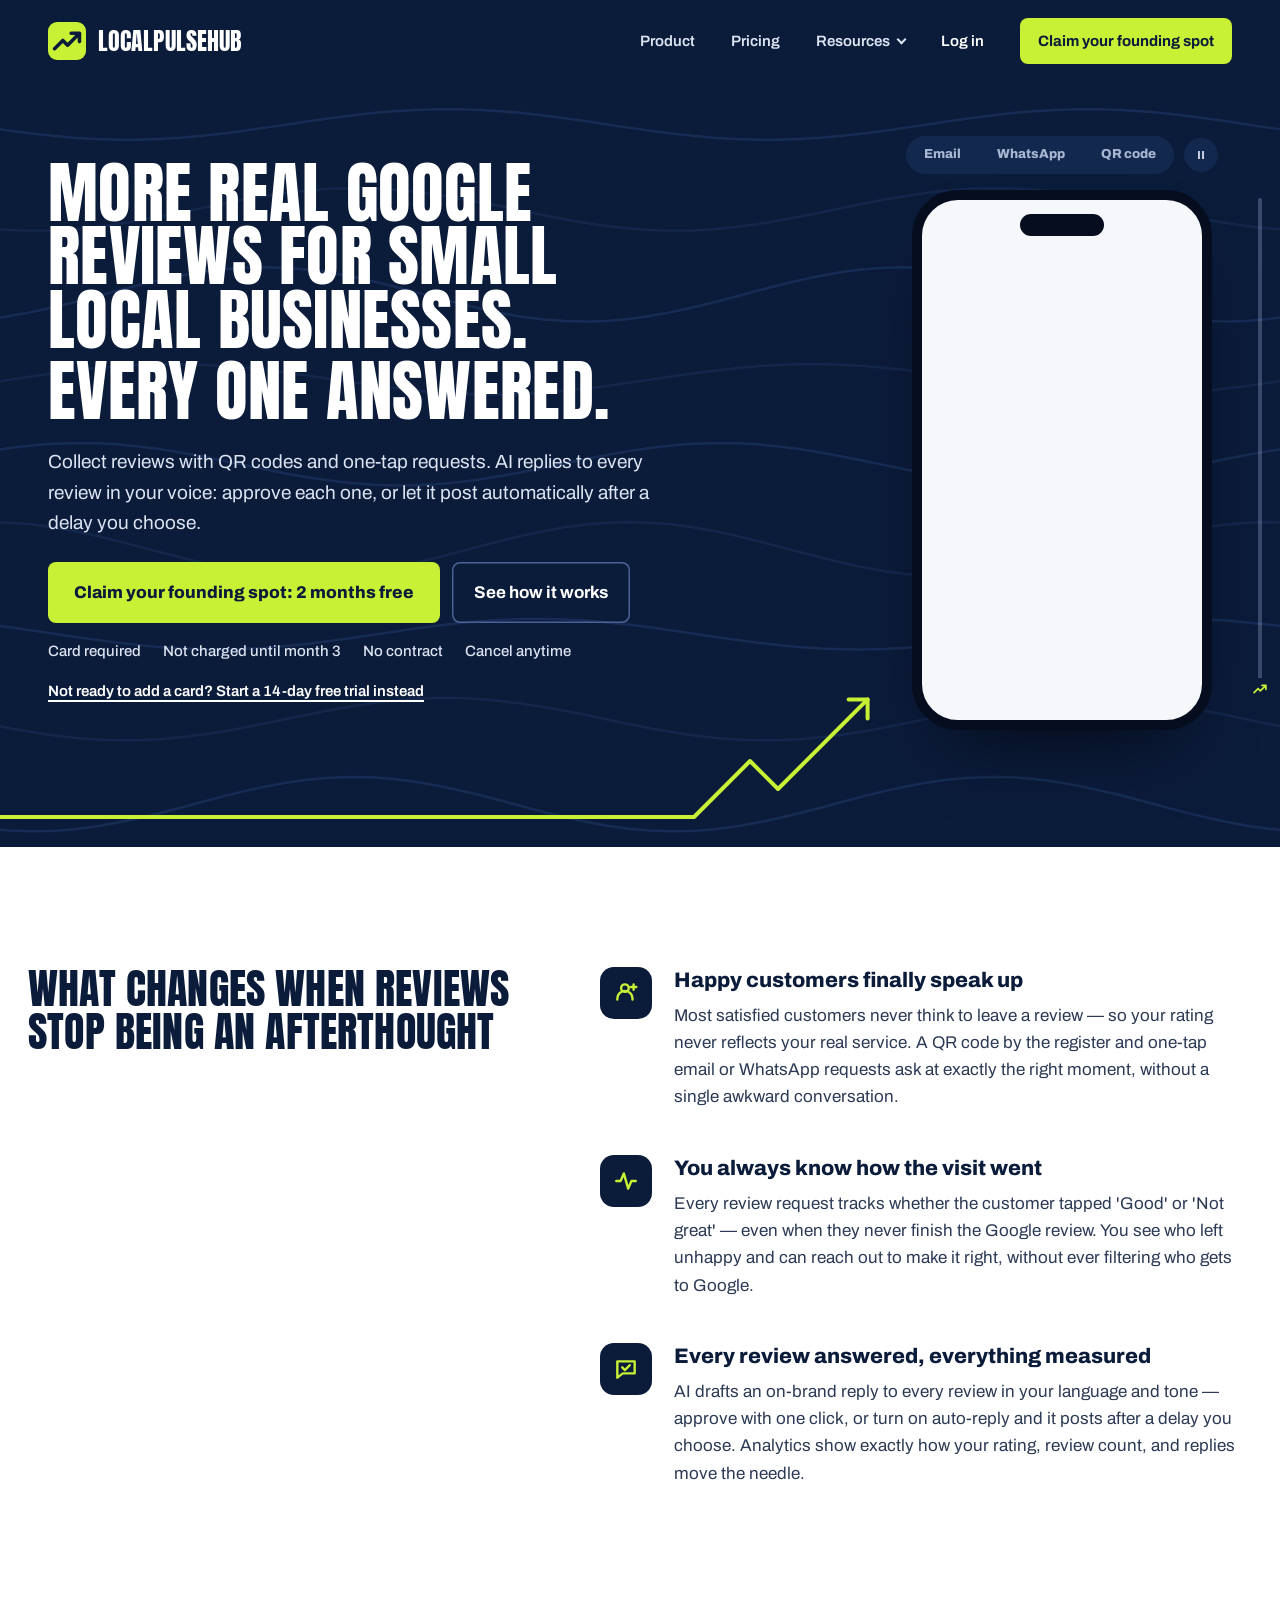
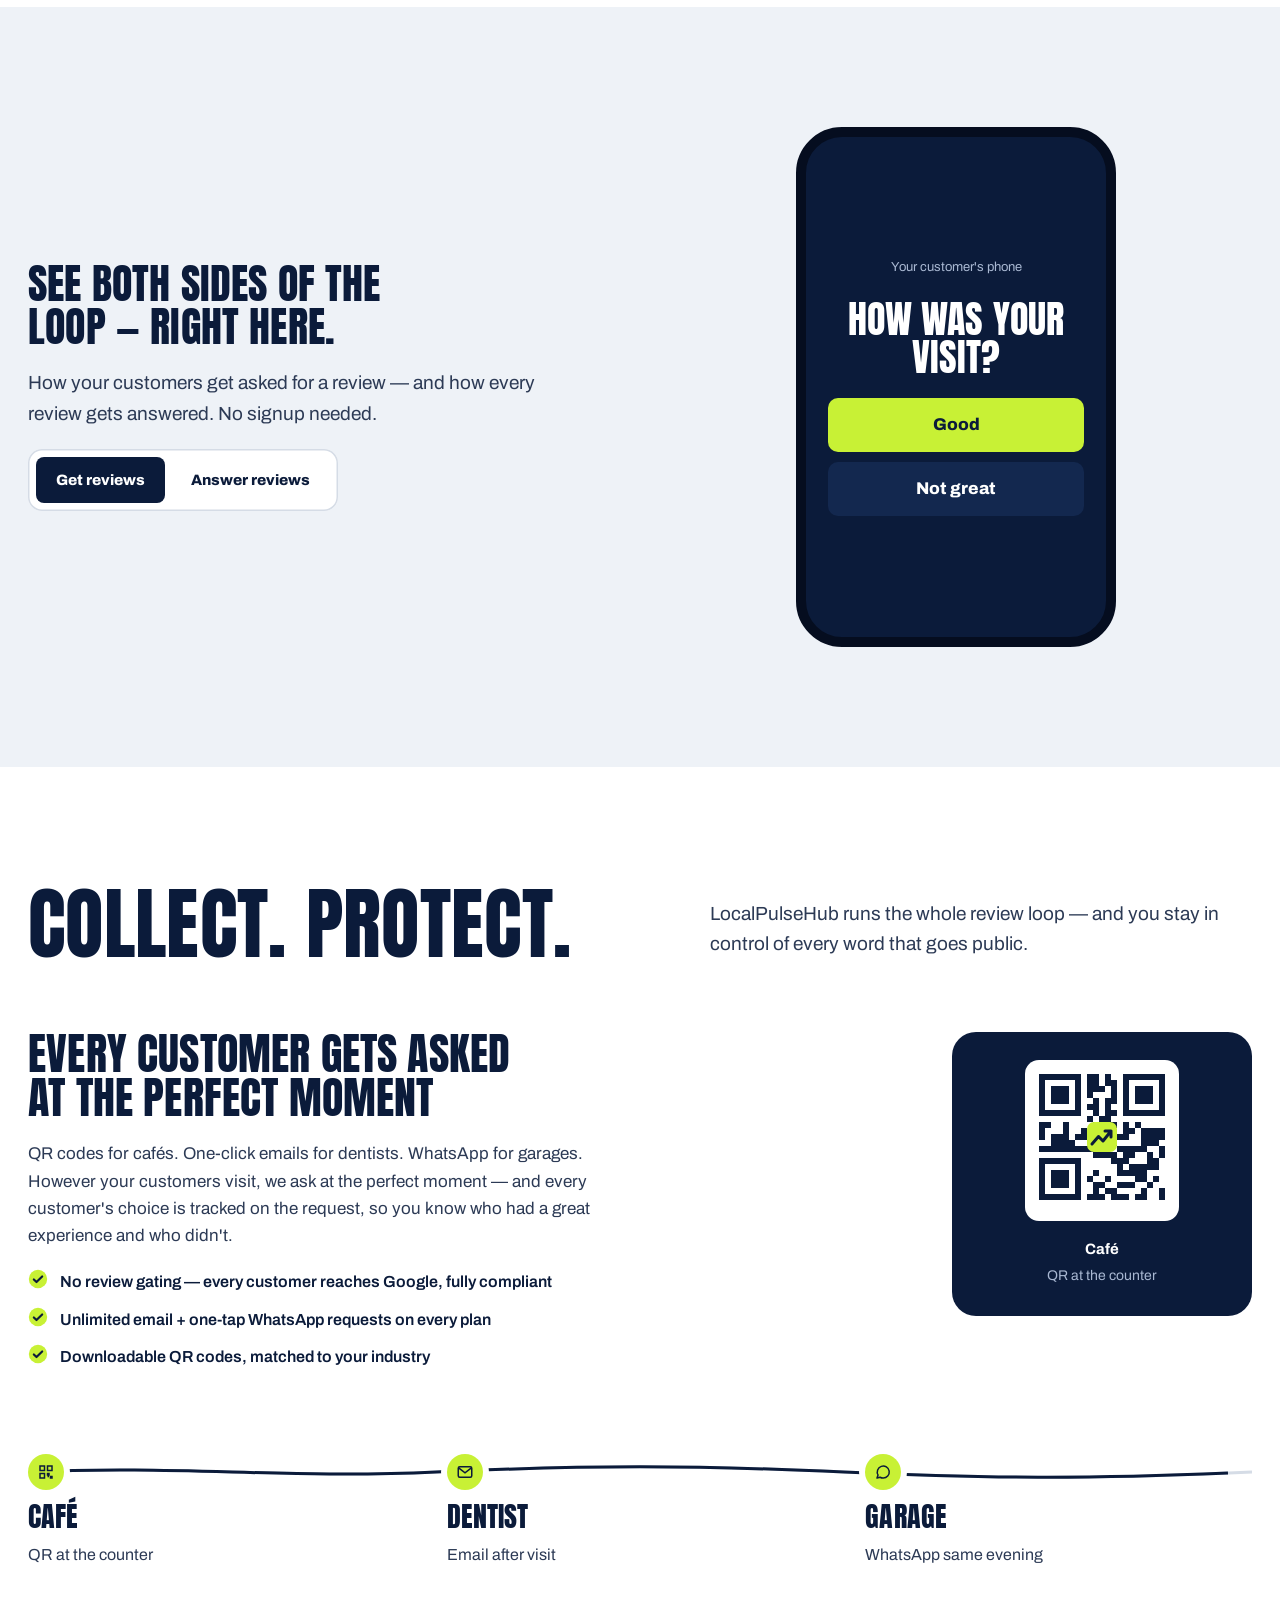
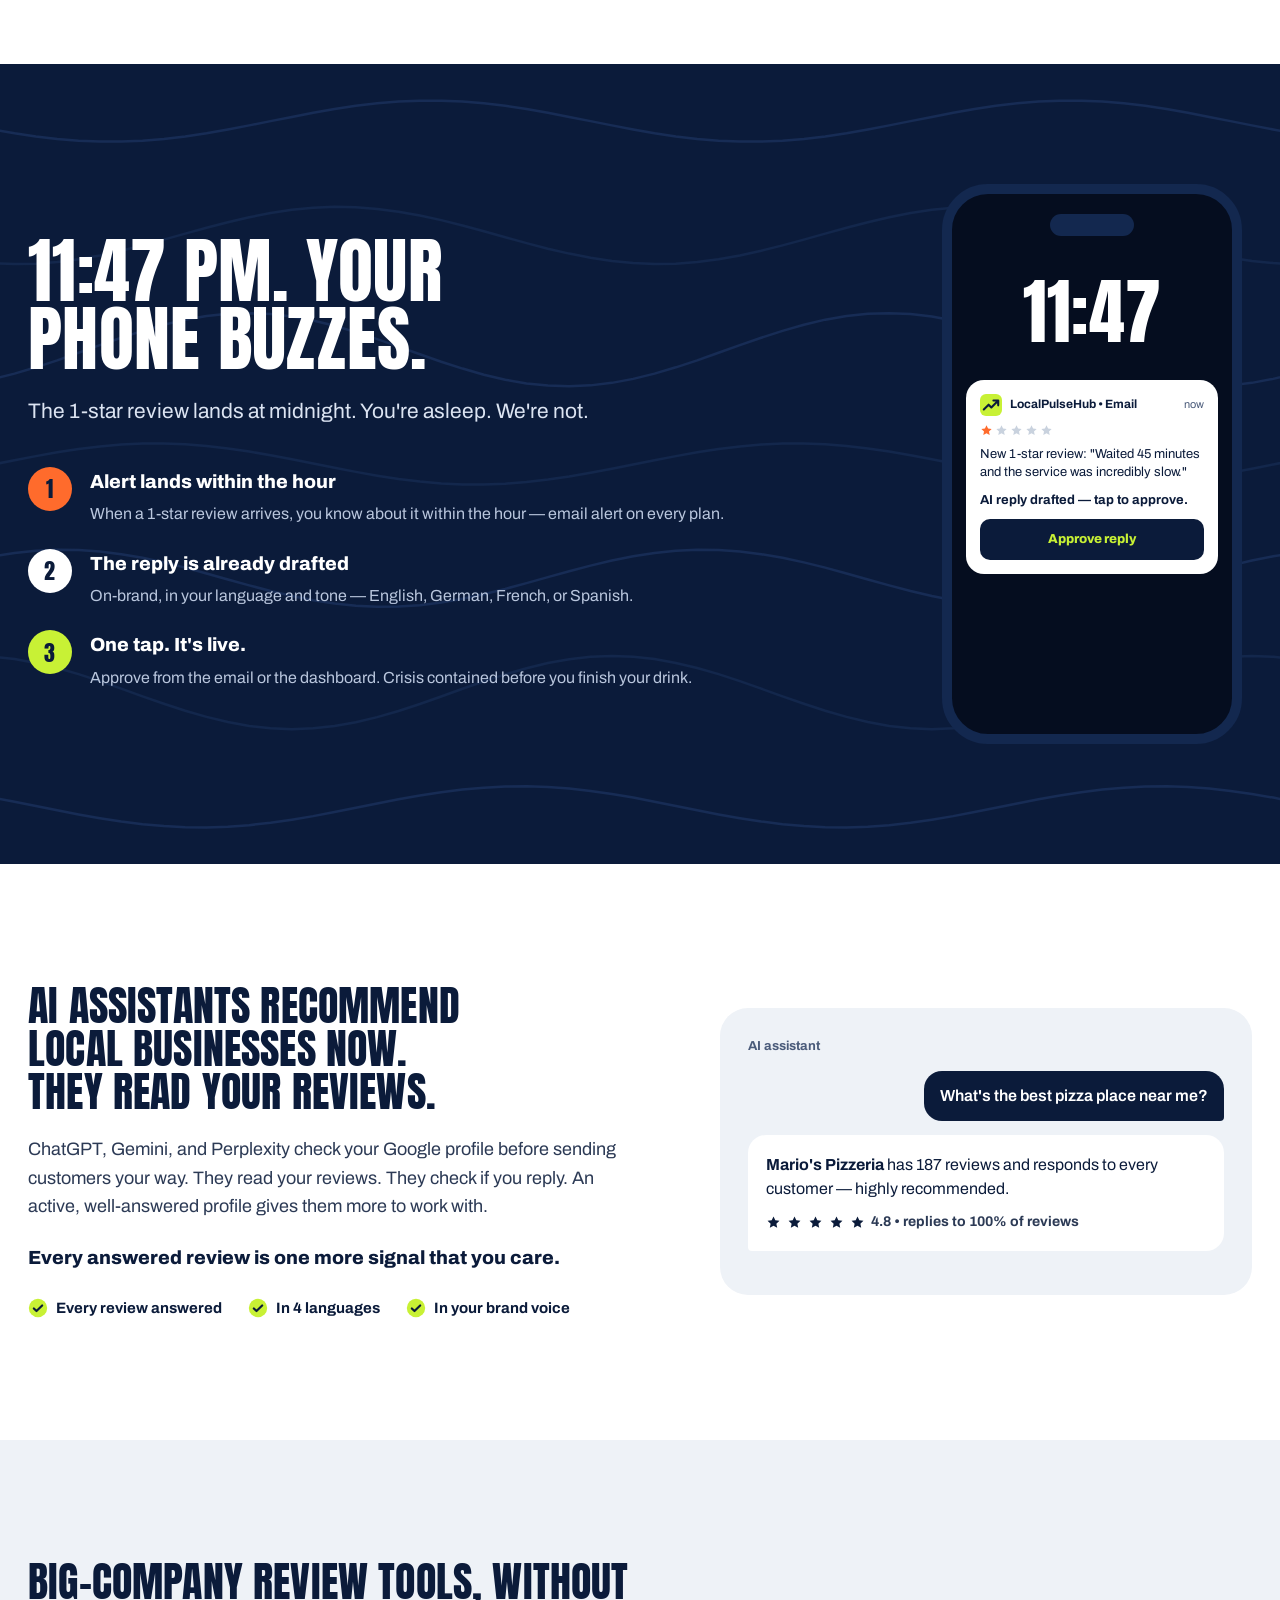
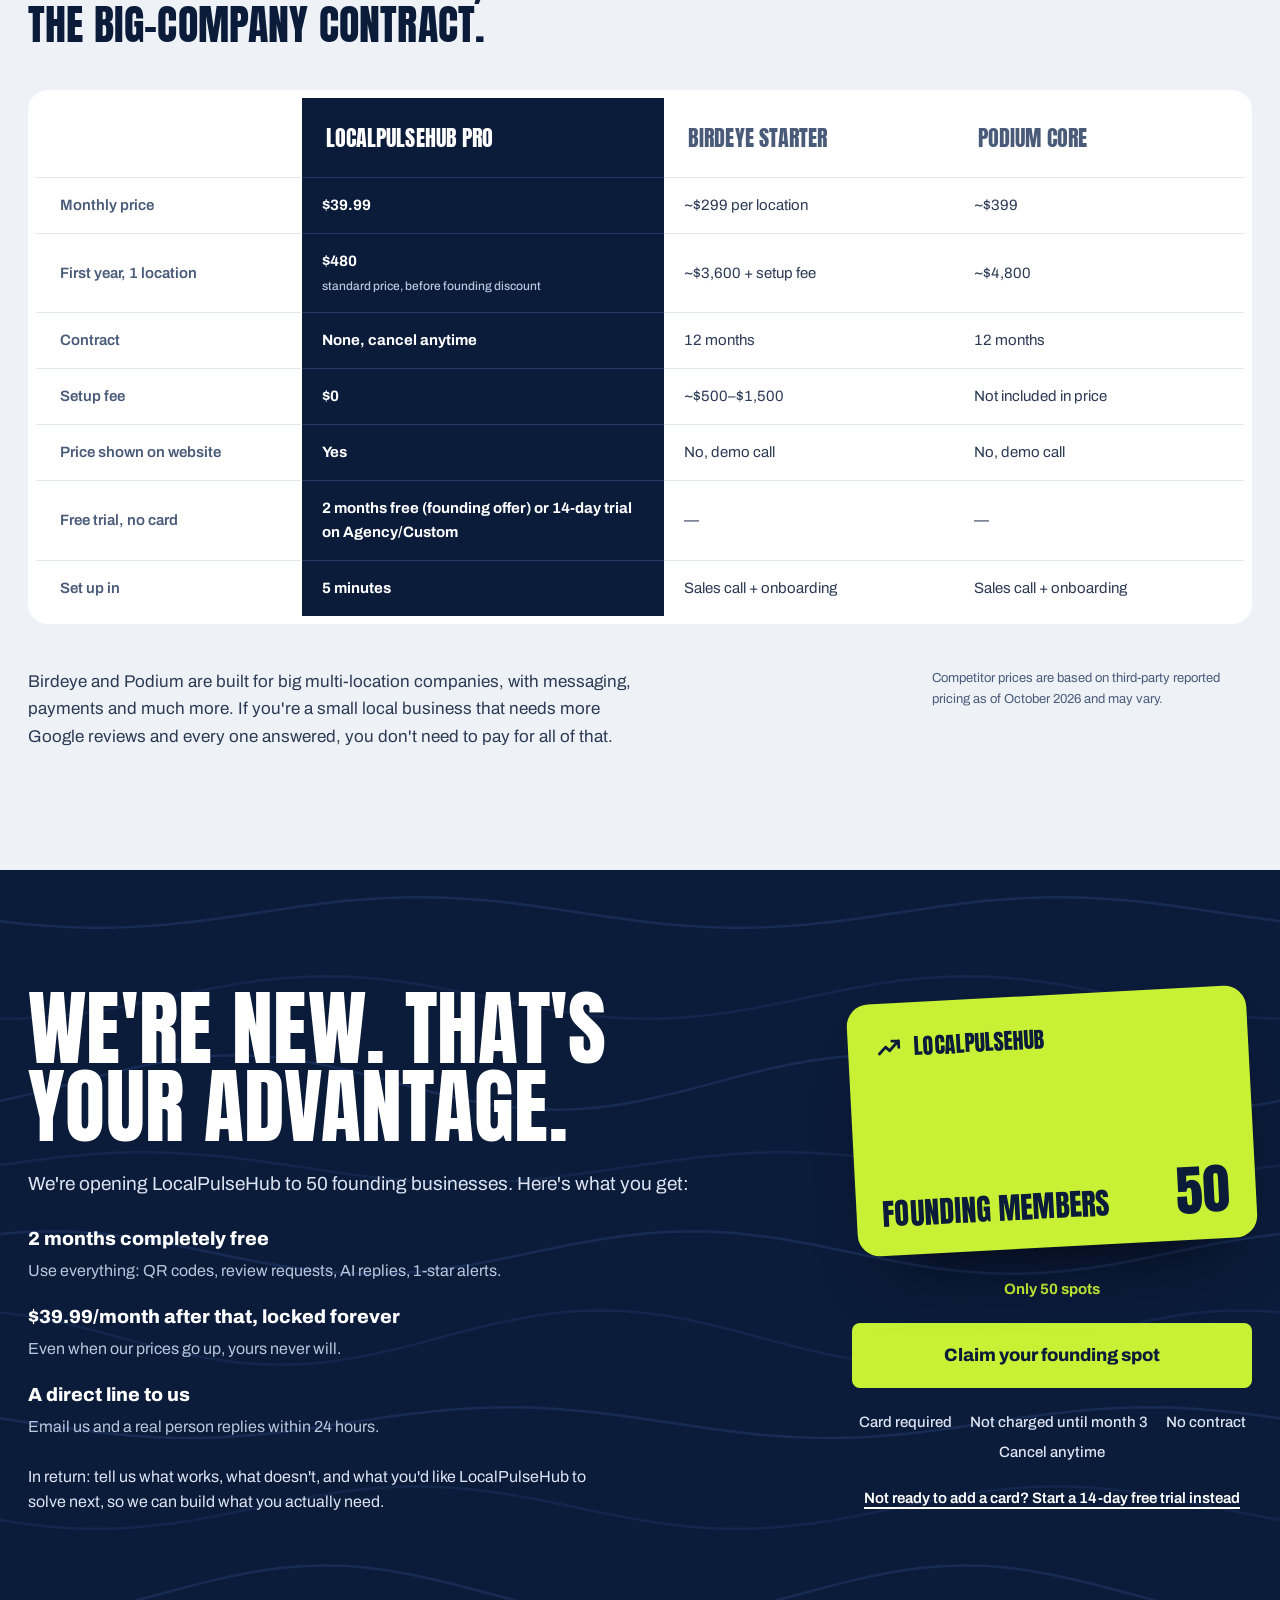
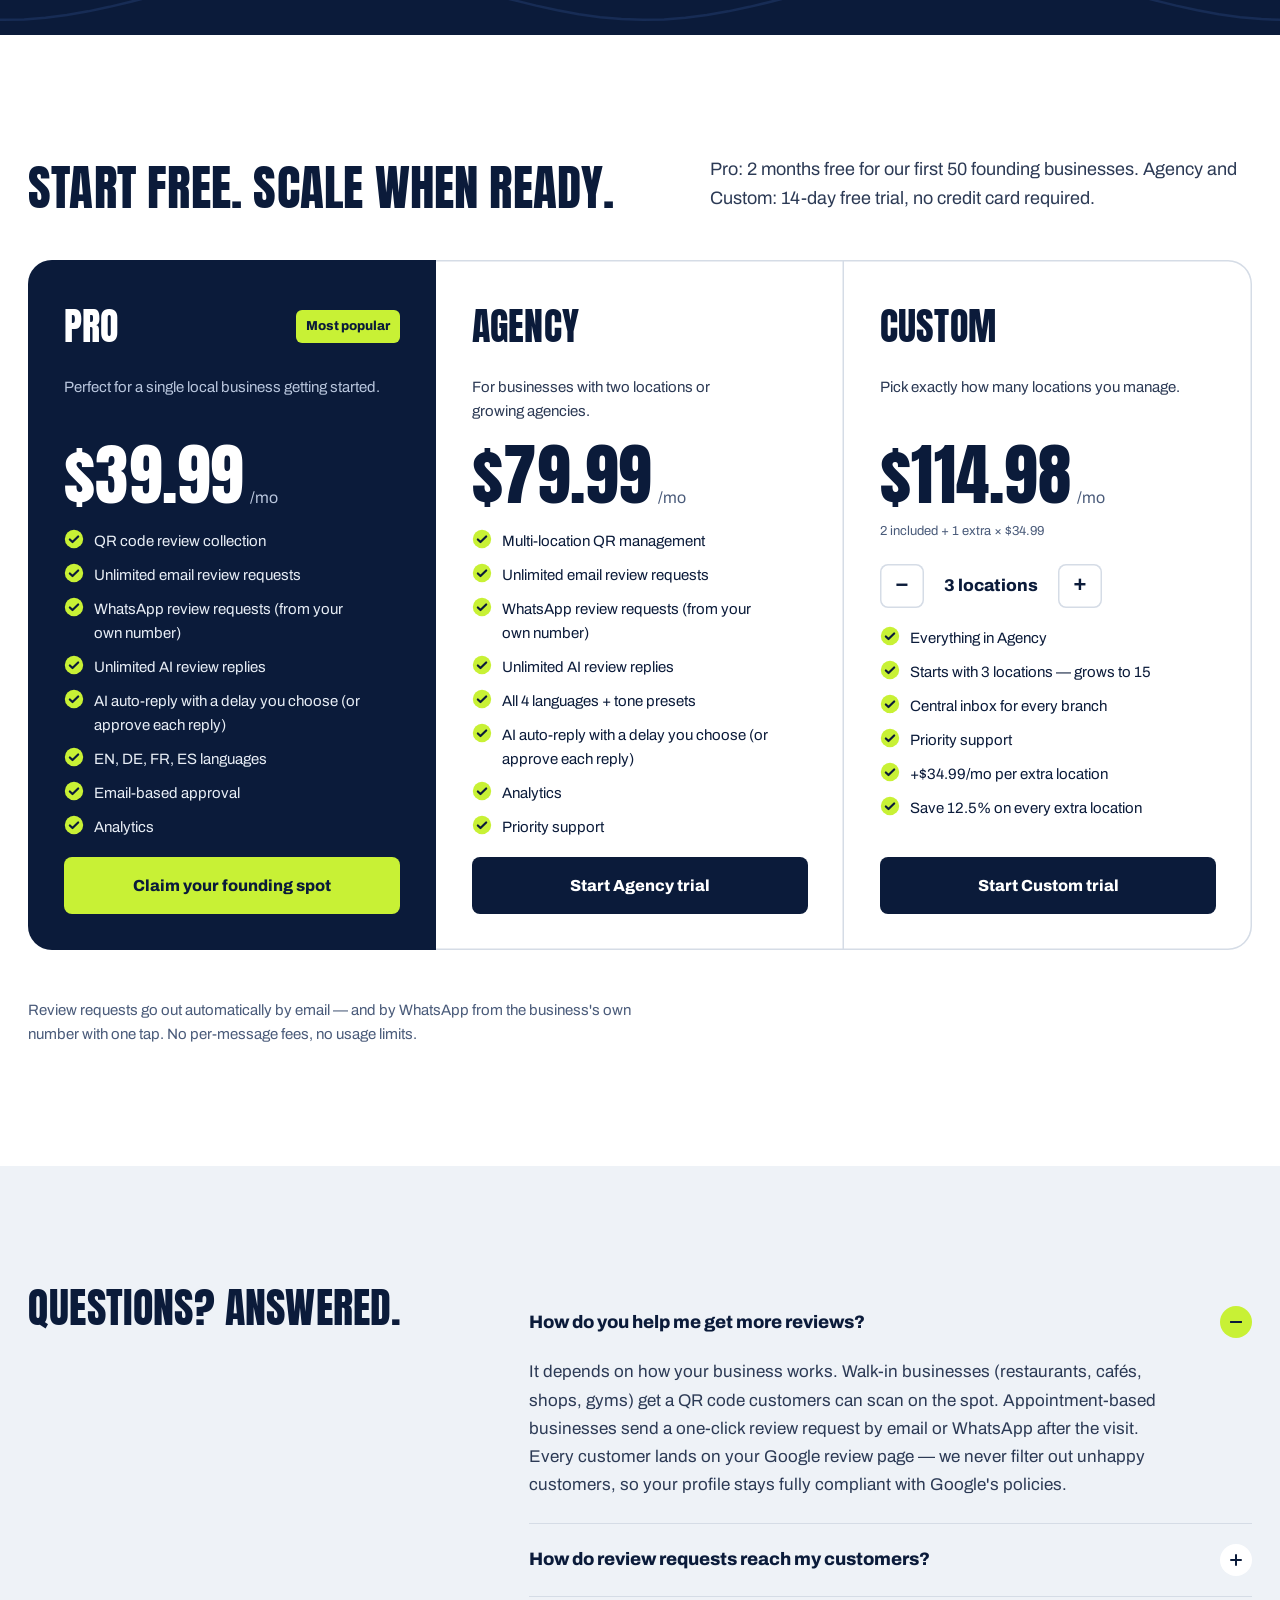
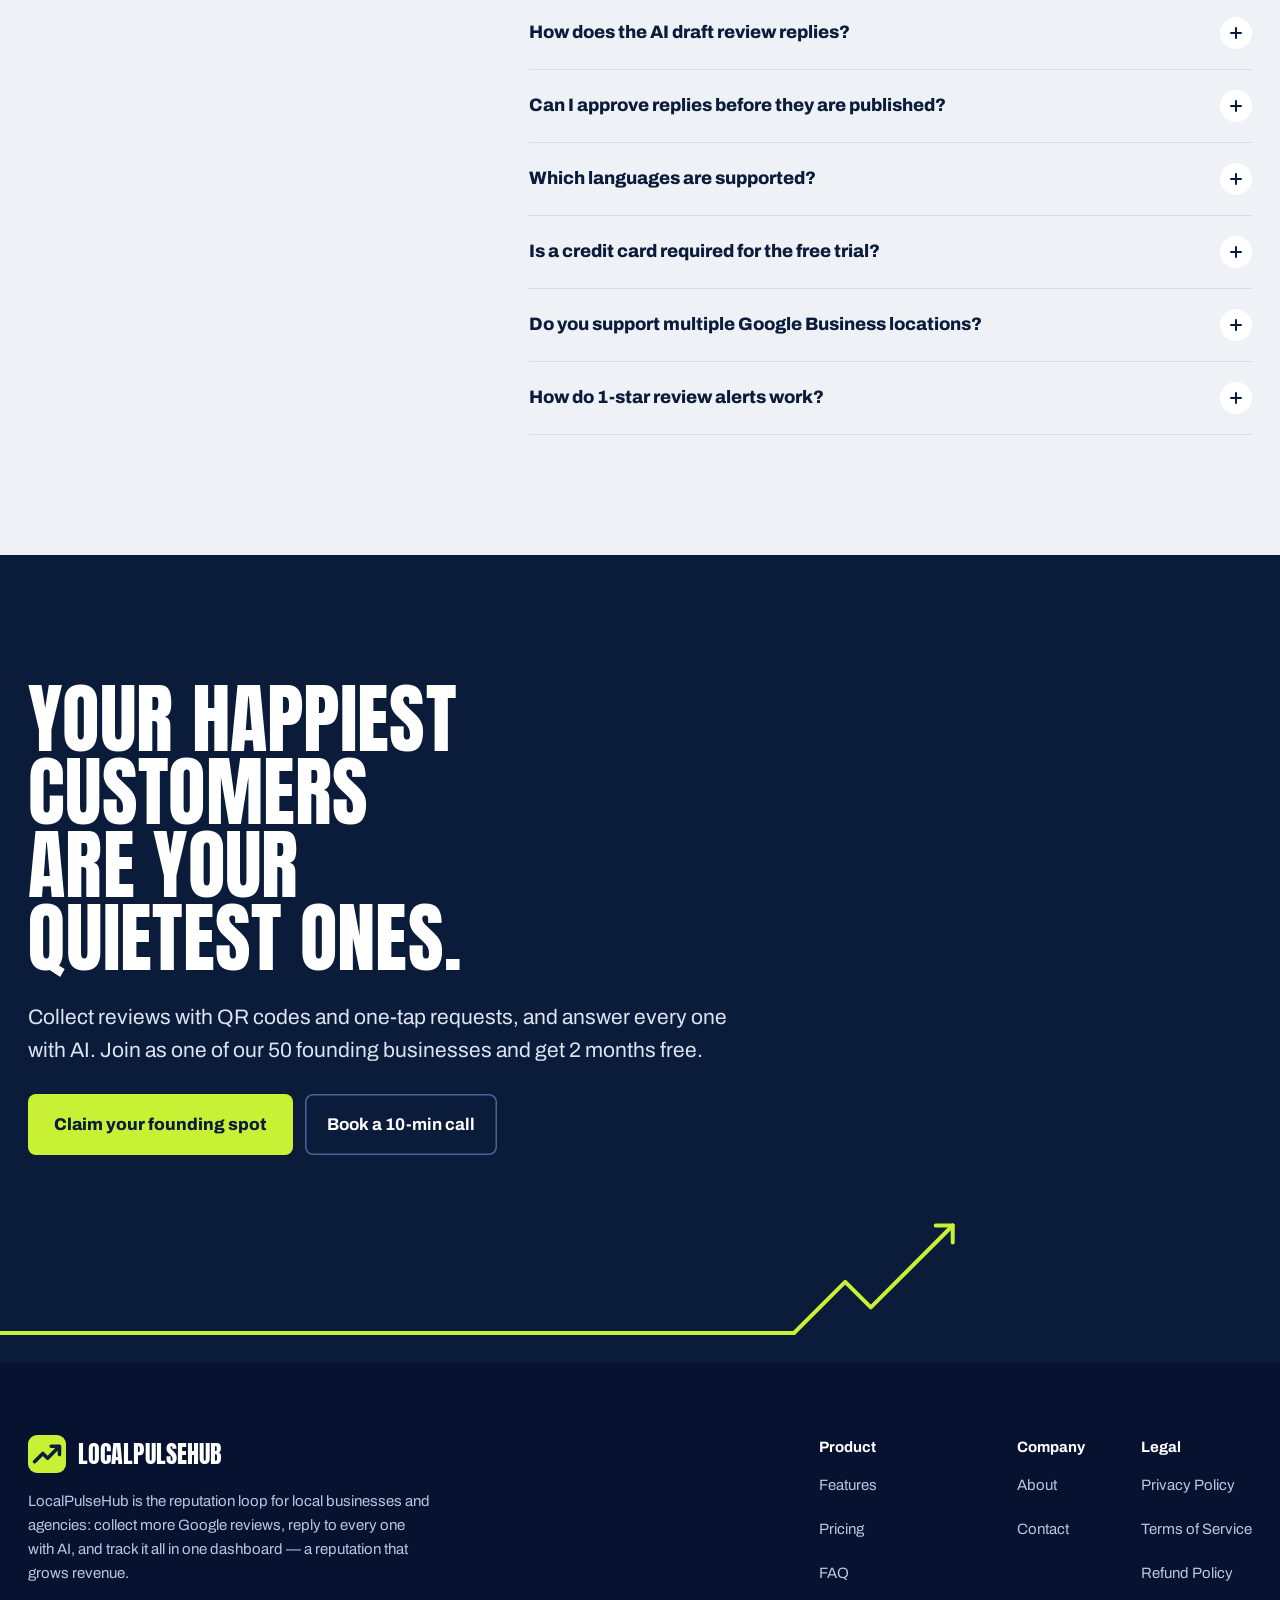
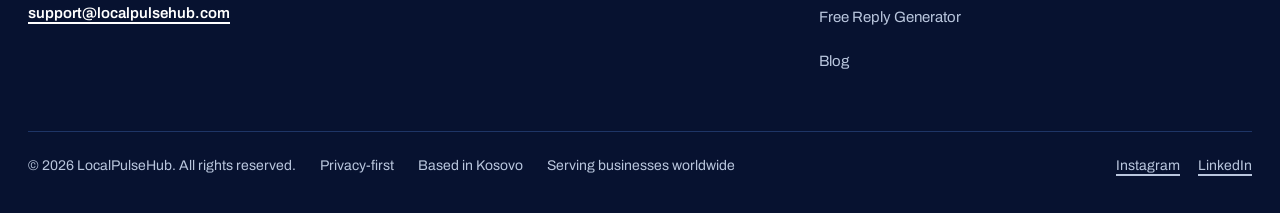
<file: index.html>
<!doctype html>
<html lang="en">
<head>
<meta charset="utf-8">
<meta name="viewport" content="width=device-width, initial-scale=1">
<title>Get More Google Reviews &amp; AI Replies for Small Businesses | LocalPulseHub</title>
<meta name="description" content="Get more real Google reviews with QR codes and one-tap requests, and answer every review with AI. Built for small local businesses. No contract.">
<link rel="canonical" href="https://localpulsehub.com/">
<meta name="theme-color" content="#0B1B3A">
<link rel="icon" type="image/svg+xml" href="data:image/svg+xml,%3Csvg xmlns='http://www.w3.org/2000/svg' viewBox='0 0 32 32'%3E%3Crect width='32' height='32' rx='7' fill='%23C8F135'/%3E%3Cpath d='M5.5 22.5L12.5 15.5L16.5 19.5L26.5 9.5M19.5 9.5H26.5V16.5' fill='none' stroke='%230B1B3A' stroke-width='3.4' stroke-linecap='round' stroke-linejoin='round'/%3E%3C/svg%3E">
<link rel="preload" href="fonts/anton-latin-400-normal.woff2" as="font" type="font/woff2" crossorigin>
<link rel="preload" href="fonts/archivo-latin-400-normal.woff2" as="font" type="font/woff2" crossorigin>
<style>.skip:focus{left:16px !important;top:16px;z-index:10;background:#C8F135;color:#0B1B3A;padding:10px 14px;border-radius:8px;font-weight:700}

body{margin:0;background:#FFFFFF}
a{color:#0B1B3A}a:hover{color:#0B1B3A}
.d{font-family:Anton,Impact,sans-serif;font-weight:400;text-transform:uppercase;letter-spacing:0.004em}
a:focus-visible,button:focus-visible{outline:3px solid #C8F135;outline-offset:3px;border-radius:6px}
.btn-lime{transition:background-color .15s ease}
.btn-lime:hover{background:#D6F75E}
@keyframes drift{from{transform:translateX(0)}to{transform:translateX(-50%)}}
.h-line{opacity:0;animation:rise .8s cubic-bezier(.2,.7,.2,1) forwards}
.h-l2{animation-delay:.12s}.h-l3{animation-delay:.24s}.h-l4{animation-delay:.42s}.h-l5{animation-delay:.56s}
@keyframes rise{from{opacity:0;transform:translateY(28px)}to{opacity:1;transform:none}}
.pulse-path{stroke-dasharray:1;stroke-dashoffset:1;animation:draw 2.2s cubic-bezier(.6,0,.2,1) .7s forwards}
.pulse-head{opacity:0;animation:fadein .3s ease 2.8s forwards}
@keyframes draw{to{stroke-dashoffset:0}}
@keyframes fadein{to{opacity:1}}
.ph{animation-duration:12s;animation-iteration-count:infinite;animation-timing-function:ease;animation-delay:1.2s;opacity:0}
.ph-review{animation-name:phReview}.ph-alert{animation-name:phAlert}.ph-typing{animation-name:phTyping}.ph-reply{animation-name:phReply}.ph-approve{animation-name:phApprove}.ph-done{animation-name:phDone}.ph-btn{animation-name:phBtn;opacity:1}
@keyframes phReview{0%,4%{opacity:0;transform:translateY(-14px)}9%,90%{opacity:1;transform:none}96%,100%{opacity:0}}
@keyframes phAlert{0%,16%{opacity:0;transform:translateY(-10px)}21%,90%{opacity:1;transform:none}96%,100%{opacity:0}}
@keyframes phTyping{0%,27%{opacity:0}30%,37%{opacity:1}40%,100%{opacity:0}}
@keyframes phReply{0%,38%{opacity:0;transform:translateY(8px)}43%,90%{opacity:1;transform:none}96%,100%{opacity:0}}
@keyframes phApprove{0%,50%{opacity:0}55%,90%{opacity:1}96%,100%{opacity:0}}
@keyframes phBtn{0%,63%{transform:none}65%{transform:scale(.94)}68%,100%{transform:none}}
@keyframes phDone{0%,66%{opacity:0;transform:scale(.6)}70%,90%{opacity:1;transform:none}96%,100%{opacity:0}}
.dot{animation:dot 1s ease-in-out infinite}.dot2{animation-delay:.15s}.dot3{animation-delay:.3s}
@keyframes dot{0%,100%{opacity:.3}50%{opacity:1}}
@supports (animation-timeline: view()){
.on-view-alert{animation:alertIn linear both;animation-timeline:view();animation-range:entry 30% cover 45%}
.on-view-typing{animation:typingOut linear both;animation-timeline:view();animation-range:entry 40% cover 50%}
.on-view-answer{animation:answerIn linear both;animation-timeline:view();animation-range:entry 45% cover 55%}
}
@keyframes alertIn{from{opacity:0;transform:translateY(-24px)}to{opacity:1;transform:none}}
@keyframes typingOut{0%,70%{opacity:1}100%{opacity:0}}
@keyframes answerIn{0%,50%{opacity:0;transform:translateY(10px)}100%{opacity:1;transform:none}}
/* focal: a beat travels the pulse line each time a reply is approved (synced to the 12s phone loop) */
.beat{stroke-dasharray:0.07 1;stroke-dashoffset:0.07;opacity:0;animation:beat 12s cubic-bezier(0.16,1,0.3,1) 1.2s infinite}
@keyframes beat{0%,64%{stroke-dashoffset:0.07;opacity:0}66%{opacity:1}84%{stroke-dashoffset:-1;opacity:1}86%,100%{stroke-dashoffset:-1;opacity:0}}
.pulse-path{transition:none}
/* feedback: short, fast responses to the visitor's own actions */
.enter{animation:enter .28s cubic-bezier(0.16,1,0.3,1)}
@keyframes enter{from{opacity:0;transform:translateY(8px)}to{opacity:1;transform:none}}
.reveal-ans{animation:ans .24s cubic-bezier(0.16,1,0.3,1)}
@keyframes ans{from{opacity:0;clip-path:inset(0 0 100% 0)}to{opacity:1;clip-path:inset(0 0 0 0)}}
.press{transition:transform .12s ease, background-color .15s ease}
.press:active{transform:scale(.97)}
.faq-sign{transition:transform .24s cubic-bezier(0.16,1,0.3,1), background-color .2s ease}
/* scroll = the customer's day: the line draws from counter to evening, stops light up as it arrives */
@supports (animation-timeline: view()){
.day-line{stroke-dasharray:1;animation:dayDraw linear both;animation-timeline:view();animation-range:entry 20% cover 55%}
.day-stop{animation:stopOn linear both;animation-timeline:view();animation-range:entry 30% cover 40%}
.day-stop-2{animation-range:entry 45% cover 48%}
.day-stop-3{animation-range:entry 60% cover 56%}
}
@keyframes dayDraw{from{stroke-dashoffset:1}to{stroke-dashoffset:0}}
@keyframes stopOn{0%,80%{background:#D5DCE6}100%{background:#C8F135}}

/* ---- hero: three ways to ask for a review (15s loop, 5s per way) ---- */
.hs-scene{position:absolute;inset:0;padding:48px 16px 16px;display:flex;flex-direction:column;gap:12px;opacity:0;animation:hsScene 15s linear infinite}
.hs-d0{animation-delay:.8s}.hs-d1{animation-delay:5.8s}.hs-d2{animation-delay:10.8s}
@keyframes hsScene{0%{opacity:0}1.5%,31.5%{opacity:1}33.3%,100%{opacity:0}}
.hs-msg{opacity:0;animation:hsMsg 15s cubic-bezier(0.16,1,0.3,1) infinite}
@keyframes hsMsg{0%,2%{opacity:0;transform:translateY(-14px)}5%,31.5%{opacity:1;transform:none}33.3%,100%{opacity:0}}
.hs-link{animation:hsTap 15s ease infinite}
@keyframes hsTap{0%,11%{background:transparent;transform:none}12.5%{background:rgba(200,241,53,.55);transform:scale(.96)}14%,100%{background:transparent;transform:none}}
.hs-link.hs-d2{animation-name:hsTapBtn}
@keyframes hsTapBtn{0%,11%{transform:none}12.5%{transform:scale(.9)}14%,100%{transform:none}}
.hs-g{position:absolute;left:12px;right:12px;bottom:14px;background:#FFFFFF;border-radius:20px;padding:16px;display:flex;flex-direction:column;gap:10px;box-shadow:0 -10px 30px -14px rgba(0,0,0,.28);opacity:0;transform:translateY(40px);animation:hsG 15s cubic-bezier(0.16,1,0.3,1) infinite}
@keyframes hsG{0%,15%{opacity:0;transform:translateY(40px)}17.5%,31.5%{opacity:1;transform:none}33.3%,100%{opacity:0;transform:translateY(40px)}}
.gs path{fill:#DCE2EC;animation:hsStar1 15s ease infinite}
.gs1 path{animation-name:hsStar1}.gs2 path{animation-name:hsStar2}.gs3 path{animation-name:hsStar3}.gs4 path{animation-name:hsStar4}.gs5 path{animation-name:hsStar5}
@keyframes hsStar1{0%,19%{fill:#DCE2EC}19.6%,32%{fill:#F5B700}33.3%,100%{fill:#DCE2EC}}
@keyframes hsStar2{0%,19.8%{fill:#DCE2EC}20.4%,32%{fill:#F5B700}33.3%,100%{fill:#DCE2EC}}
@keyframes hsStar3{0%,20.6%{fill:#DCE2EC}21.2%,32%{fill:#F5B700}33.3%,100%{fill:#DCE2EC}}
@keyframes hsStar4{0%,21.4%{fill:#DCE2EC}22%,32%{fill:#F5B700}33.3%,100%{fill:#DCE2EC}}
@keyframes hsStar5{0%,22.2%{fill:#DCE2EC}22.8%,32%{fill:#F5B700}33.3%,100%{fill:#DCE2EC}}
.hs-pill{position:relative;border:0;cursor:pointer;padding:7px 14px;border-radius:999px;display:flex;align-items:center;line-height:1.2;font-family:Archivo,sans-serif;background:transparent;color:#A9B8D2;animation:hsPill 15s linear infinite}
.hs-pill-t{font-size:13px;font-weight:800}.hs-pill::after{content:"";position:absolute;inset:-6px -2px}.hs-pill-s{font-size:12px;font-weight:600;opacity:.85}
.hs-pill:hover{box-shadow:inset 0 0 0 1.5px #4A6396}
@keyframes hsPill{0%{background:transparent;color:#A9B8D2}1%,32%{background:#C8F135;color:#0B1B3A}33.3%,100%{background:transparent;color:#A9B8D2}}
.hs-scanline{position:absolute;left:8%;right:8%;top:10%;height:3px;border-radius:3px;background:#C8F135;animation:hsScan 1.6s ease-in-out infinite alternate}
@keyframes hsScan{from{top:10%}to{top:88%}}
.hs-qrpop{animation-name:hsQr}
@keyframes hsQr{0%,6%{opacity:0;transform:translateY(12px)}8.5%,31.5%{opacity:1;transform:none}33.3%,100%{opacity:0}}
.hs-d0{animation-delay:.8s !important}.hs-d1{animation-delay:5.8s !important}.hs-d2{animation-delay:10.8s !important}
.hs-g.hs-d0 .gs path{animation-delay:.8s !important}.hs-g.hs-d1 .gs path{animation-delay:5.8s !important}.hs-g.hs-d2 .gs path{animation-delay:10.8s !important}

.hs-pause{position:relative;flex:none;width:34px;height:34px;border:0;border-radius:999px;background:#13284F;color:#DCE4F2;cursor:pointer;display:flex;align-items:center;justify-content:center;transition:background-color .15s ease}
.hs-pause:hover{background:#1E3566}
.hs-pause::after{content:"";position:absolute;inset:-5px}
.hs-pause .i-play{display:none}
.hs-paused .hs-pause .i-play{display:block}.hs-paused .hs-pause .i-pause{display:none}
.hs-paused .hs-wrap *,.hs-paused .pulse-hero .beat,.hs-paused .pulse-hero .beat2{animation-play-state:paused !important}
@media (prefers-reduced-motion: reduce){
 .hs-pause{display:none}
 .hs-scene,.hs-msg,.hs-g,.hs-link,.hs-pill,.gs path,.hs-scanline{animation:none !important}
 .hs-wrap[data-solo] .hs-scene,.hs-wrap[data-solo] .hs-pill{opacity:0;background:transparent;color:#A9B8D2}
 .hs-wrap[data-solo="0"] .hs-scene.hs-d0,.hs-wrap[data-solo="1"] .hs-scene.hs-d1,.hs-wrap[data-solo="2"] .hs-scene.hs-d2{opacity:1}
 .hs-wrap[data-solo] .hs-scene .hs-msg,.hs-wrap[data-solo] .hs-scene .hs-g{opacity:1;transform:none}
 .hs-wrap[data-solo] .hs-scene .gs path{fill:#F5B700}
 .hs-wrap[data-solo="0"] .hs-pill.hs-d0,.hs-wrap[data-solo="1"] .hs-pill.hs-d1,.hs-wrap[data-solo="2"] .hs-pill.hs-d2{background:#C8F135;color:#0B1B3A}
 .hs-scene.hs-d0,.hs-scene.hs-d0 .hs-msg,.hs-scene.hs-d0 .hs-g{opacity:1;transform:none}
 .hs-scene.hs-d0 .gs path{fill:#F5B700}
 .hs-pill.hs-d0{background:#C8F135;color:#0B1B3A}
}
@media (prefers-reduced-motion: reduce){
.beat,.day-line,.day-stop{animation:none}
.beat{opacity:0}
.enter,.reveal-ans{animation:fadeonly .2s ease}
@keyframes fadeonly{from{opacity:0}to{opacity:1}}
.press:active{transform:none}
.waves,.h-line,.pulse-path,.pulse-head,.ph,.dot,.on-view-alert,.on-view-typing,.on-view-answer{animation:none;opacity:1;transform:none;stroke-dashoffset:0}
.ph-typing,.ph-done,.on-view-typing{display:none}
}

/* ---- self-hosted fonts (SIL OFL, see fonts/) ---- */
@font-face{font-family:Anton;src:url(fonts/anton-latin-400-normal.woff2) format('woff2');font-weight:400;font-display:swap}
@font-face{font-family:Archivo;src:url(fonts/archivo-latin-400-normal.woff2) format('woff2');font-weight:400;font-display:swap}
@font-face{font-family:Archivo;src:url(fonts/archivo-latin-500-normal.woff2) format('woff2');font-weight:500;font-display:swap}
@font-face{font-family:Archivo;src:url(fonts/archivo-latin-600-normal.woff2) format('woff2');font-weight:600;font-display:swap}
@font-face{font-family:Archivo;src:url(fonts/archivo-latin-700-normal.woff2) format('woff2');font-weight:700;font-display:swap}
@font-face{font-family:Archivo;src:url(fonts/archivo-latin-800-normal.woff2) format('woff2');font-weight:800;font-display:swap}
/* ---- polish layer ---- */
:root{--navy:#0B1B3A;--deep:#071230;--lime:#C8F135;--signal:#FF6B2C;--ink:#2C3A55;--muted:#4A5B7A;--line:#D5DCE6;--mist:#EEF2F7;color-scheme:light}
*,*::before,*::after{box-sizing:border-box}
html{scroll-behavior:smooth;scroll-padding-top:16px;-webkit-text-size-adjust:100%;text-rendering:optimizeLegibility;-webkit-font-smoothing:antialiased;scrollbar-color:#4A6396 #EEF2F7}
body{font-family:Archivo,system-ui,sans-serif;line-height:1.6;color:var(--navy)}
[hidden]{display:none !important}
button{line-height:1.4}
::selection{background:var(--lime);color:var(--navy)}
input,textarea{caret-color:var(--navy)}
a{text-underline-offset:4px;text-decoration-thickness:1.5px}
h1,h2,h3{text-wrap:balance}
p,li,dd{text-wrap:pretty}
table{font-variant-numeric:tabular-nums}
.d{font-family:Anton,Impact,sans-serif}
a:focus-visible,button:focus-visible,summary:focus-visible{outline:3px solid var(--lime);outline-offset:3px;box-shadow:0 0 0 7px var(--navy);border-radius:8px}
.tab{min-height:46px;padding:10px 20px;border:0;border-radius:8px;font:800 15px/1.4 Archivo,sans-serif;cursor:pointer;background:transparent;color:var(--navy);transition:background-color .2s ease,color .2s ease}
.tab[aria-selected="true"]{background:var(--navy);color:#FFFFFF}
.tab:not([aria-selected="true"]):hover{background:var(--mist)}
.nav-link:hover{color:#FFFFFF !important;text-decoration:underline !important}
.btn-lime:active{background:#B6E01F}
footer a:hover{color:#FFFFFF !important}
.faq{border-bottom:1.5px solid var(--line)}
.faq summary{list-style:none;display:flex;align-items:center;justify-content:space-between;gap:20px;min-height:64px;padding:20px 0;font:800 18px/1.4 Archivo,sans-serif;color:var(--navy);cursor:pointer}
.faq summary::-webkit-details-marker{display:none}
.faq summary:hover{color:#13284F}
.faq-sign{flex:none;width:32px;height:32px;border-radius:999px;background:#FFFFFF;position:relative}
.faq-sign::before,.faq-sign::after{content:"";position:absolute;left:50%;top:50%;width:12px;height:2px;margin:-1px 0 0 -6px;background:var(--navy);border-radius:2px;transition:transform .24s cubic-bezier(0.16,1,0.3,1)}
.faq-sign::after{transform:rotate(90deg)}
.faq[open] .faq-sign{background:var(--lime)}
.faq[open] .faq-sign::after{transform:rotate(0deg)}
.faq p{margin:0;padding:0 52px 24px 0;font-size:17px;line-height:1.65;color:var(--ink);max-width:40em}
.menu-btn{display:none;min-height:44px;padding:10px 16px;border:0;border-radius:8px;background:#13284F;color:#FFFFFF;font:700 15px/1.4 Archivo,sans-serif;cursor:pointer}
.mobile-menu{display:flex;flex-direction:column;padding:4px 20px 18px;background:var(--navy)}
.mobile-menu a{color:#FFFFFF;text-decoration:none;font-size:17px;font-weight:700;padding:14px 8px;border-top:1px solid #1E3566}
@media (max-width:820px){
 .nav-link{display:none}
 .menu-btn{display:inline-flex;align-items:center}
 nav[aria-label="Main"] .btn-lime{display:none}
 .faq p{padding-right:0}
}
@media (min-width:821px){.mobile-menu{display:none !important}}
@media (max-width:700px){
 .pulse-svg{display:none}
}
@media (max-width:560px){
 section{padding-left:20px !important;padding-right:20px !important}
}

/* ---- scroll motion (JS adds .js to <html>; without JS everything is simply visible) ---- */
:root{--ease:cubic-bezier(0.16,1,0.3,1)}
.js [data-r="mask"]{clip-path:inset(0 0 100% 0);transform:translateY(0.35em);transition:clip-path .95s var(--ease),transform .95s var(--ease)}
.js [data-r="mask"].in{clip-path:inset(-0.2em -0.1em -0.2em -0.1em);transform:none}
.js [data-r="rise"]{opacity:0;transform:translateY(26px);transition:opacity .7s var(--ease) var(--d,0s),transform .7s var(--ease) var(--d,0s)}
.js [data-r="rise"].in{opacity:1;transform:none}
.js [data-r="draw"]{stroke-dasharray:1;stroke-dashoffset:1;transition:stroke-dashoffset 1.6s cubic-bezier(.6,0,.2,1) .15s}
.js [data-r="draw"].in{stroke-dashoffset:0}
.js [data-r="pop"]{transform:scale(.3);opacity:0;transition:transform .55s cubic-bezier(0.16,1,0.3,1) calc(var(--d,0s) + .2s)}
.js [data-r="pop"]{transition-property:transform,opacity}.js [data-r="pop"].in{transform:none;opacity:1}
.js [data-r="drop"]{opacity:0;transform:translateY(-34px) scale(.96);transition:opacity .5s var(--ease) .35s,transform .6s var(--ease) .35s}
.js [data-r="drop"].in{opacity:1;transform:none}
.js .buzz-phone.in{animation:buzz .6s ease 1s 2}
@keyframes buzz{0%,100%{transform:none}20%{transform:rotate(-2.5deg)}40%{transform:rotate(2.5deg)}60%{transform:rotate(-1.5deg)}80%{transform:rotate(1deg)}}
.js [data-r="chat"] .ai-typing{opacity:0}
.js [data-r="chat"] .ai-answer{opacity:0;transform:translateY(10px);transition:opacity .5s var(--ease) 1.9s,transform .5s var(--ease) 1.9s}
.js [data-r="chat"].in .ai-typing{animation:typing 1.8s ease .3s forwards}
.js [data-r="chat"].in .ai-answer{opacity:1;transform:none}
@keyframes typing{0%{opacity:0}12%,85%{opacity:1}100%{opacity:0}}
.js [data-col="lph"]{clip-path:inset(0 0 100% 0);transition:clip-path .55s var(--ease) calc(var(--d,0s) + .2s)}
.js [data-r="table"].in [data-col="lph"]{clip-path:inset(0 0 0 0)}
.js [data-r="card"]{opacity:0;transform:translate(60px,90px) rotate(-18deg);transition:opacity .5s ease .1s,transform 1s var(--ease) .1s}
.js [data-r="card"].in{opacity:1;transform:rotate(-3deg)}
[data-focus]{transition:opacity .45s ease}
.js .focus-on [data-focus]{opacity:.6}
.js .focus-on [data-focus].active{opacity:1}
.climb{position:fixed;right:18px;top:22vh;height:56vh;width:4px;border-radius:4px;background:rgba(143,163,199,.35);z-index:4;pointer-events:none}
.climb-fill{position:absolute;left:0;bottom:0;width:100%;height:0;border-radius:4px;background:#C8F135;outline:2px solid #0B1B3A}
.climb-head{position:absolute;top:-24px;left:50%;margin-left:-11px;background:#0B1B3A;border-radius:6px;padding:2px}
@media (max-width:820px){.climb{display:none}}
@media (prefers-reduced-motion: reduce){
 .js [data-r],.js [data-col="lph"],.js [data-r] *{transition:none !important;animation:none !important;clip-path:none !important;transform:none !important;opacity:1 !important;stroke-dashoffset:0 !important}
 .js [data-r="card"]{transform:rotate(-3deg) !important}
 .js [data-r="chat"] .ai-typing{display:none}
 .js .focus-on [data-focus]{opacity:1}
}

/* ---- critique fixes ---- */
.cmp-mobile{display:none}
@media (max-width:700px){.cmp-table{display:none !important}.cmp-mobile{display:flex}}
.approve-check{display:none}
.approve-demo[aria-pressed="true"]{background:#0B1B3A;color:#C8F135;box-shadow:inset 0 0 0 1.5px #C8F135}
.approve-demo[aria-pressed="true"] .approve-check{display:block}
.approve-demo[aria-pressed="true"] .approve-check path{stroke:#C8F135}
.res{position:relative}
.res summary::-webkit-details-marker{display:none}
.res summary::after{content:"";display:inline-block;width:7px;height:7px;margin-left:8px;border-right:2px solid currentColor;border-bottom:2px solid currentColor;transform:translateY(-3px) rotate(45deg);transition:transform .2s ease}
.res[open] summary::after{transform:translateY(1px) rotate(-135deg)}
.res-menu{position:absolute;top:calc(100% + 6px);left:-14px;min-width:260px;background:#FFFFFF;border-radius:12px;padding:8px;box-shadow:0 24px 48px -20px rgba(5,13,31,.6);z-index:20;display:flex;flex-direction:column}
.res-menu a{color:#0B1B3A;text-decoration:none;font-size:15px;font-weight:600;padding:11px 12px;border-radius:8px}
.res-menu a:hover{background:#EEF2F7}
footer nav a{display:inline-block;padding:10px 0}
footer nav{gap:0 !important}
.sticky-cta{display:none}
@media (max-width:820px){
 html{scroll-padding-bottom:96px}
 .sticky-cta{display:block;position:fixed;left:12px;right:12px;bottom:12px;z-index:30;transform:translateY(140%);transition:transform .35s cubic-bezier(0.16,1,0.3,1)}
 .sticky-cta.show{transform:none}
 .sticky-cta a{display:block;text-align:center;background:#C8F135;color:#0B1B3A;text-decoration:none;font-size:16px;font-weight:800;padding:16px;border-radius:10px;box-shadow:0 14px 30px -12px rgba(5,13,31,.7)}
}
@media (max-width:560px){
 [role="img"][aria-label^="A customer gets a review request"]{width:270px !important;height:500px !important}
}
@media (prefers-reduced-motion: reduce){.sticky-cta{transition:none}}

/* ---- pulse line: one straight baseline, exact 45-degree climb, right-angle arrowhead, drawn at real pixel size ---- */
.pulse{position:absolute;left:0;right:0;bottom:0;pointer-events:none}
.pl-svg{position:absolute;left:0;bottom:0;display:block;overflow:visible}
.pulse-hero .pl-line{stroke-dasharray:1;stroke-dashoffset:1;animation:draw 1.9s cubic-bezier(.65,0,.35,1) .6s forwards}
.pulse-hero .pl-head{stroke-dasharray:1;stroke-dashoffset:1;animation:draw .35s cubic-bezier(.2,0,0,1) 2.5s forwards}
.pl-beat{stroke-dasharray:0.06 1;stroke-dashoffset:0.06;opacity:0;animation:plBeat 5s cubic-bezier(.45,0,.2,1) .8s infinite}
@keyframes plBeat{0%,68%{stroke-dashoffset:0.06;opacity:0}70%{opacity:1}92%{stroke-dashoffset:-1;opacity:1}94%,100%{stroke-dashoffset:-1;opacity:0}}
.hs-paused .pl-beat{animation-play-state:paused !important}
@media (prefers-reduced-motion: reduce){.pulse-hero .pl-line,.pulse-hero .pl-head{animation:none;stroke-dashoffset:0}.pl-beat{display:none}}
</style>
<script type="application/ld+json">{"@context": "https://schema.org", "@graph": [{"@type": "Organization", "@id": "https://localpulsehub.com/#organization", "name": "LocalPulseHub", "url": "https://localpulsehub.com", "logo": "https://localpulsehub.com/icon.png", "email": "support@localpulsehub.com", "sameAs": ["https://www.instagram.com/localpulsehub/", "https://www.linkedin.com/company/localpulsehub/"]}, {"@type": "WebSite", "name": "LocalPulseHub", "url": "https://localpulsehub.com", "publisher": {"@id": "https://localpulsehub.com/#organization"}}, {"@type": "SoftwareApplication", "name": "LocalPulseHub", "url": "https://localpulsehub.com", "applicationCategory": "BusinessApplication", "operatingSystem": "Web", "featureList": ["QR code review collection", "Email and WhatsApp review requests", "AI review replies in English, German, French and Spanish", "1-star alerts within the hour"], "offers": {"@type": "Offer", "price": "39.99", "priceCurrency": "USD", "url": "https://localpulsehub.com/pricing"}}]}</script>
</head>
<body>
<a href="#main" class="skip" style="position:absolute;left:-9999px">Skip to content</a>

<div style="background: #FFFFFF; color: #0B1B3A; font-family: Archivo, system-ui, sans-serif; font-size: 16px; line-height: 1.6; overflow-x: hidden">

<!-- NAV -->
<header style="background: #0B1B3A">
<nav aria-label="Main" style="max-width: 1240px; margin: 0 auto; padding: 18px 28px; display: flex; flex-wrap: wrap; align-items: center; gap: 12px 36px">
<a href="#top" aria-label="LocalPulseHub home" style="display: flex; align-items: center; gap: 12px; text-decoration: none; margin-right: auto">
<span style="width: 38px; height: 38px; border-radius: 9px; background: #C8F135; display: flex; align-items: center; justify-content: center"><svg width="38" height="38" viewBox="0 0 32 32" aria-hidden="true"><path d="M5.5 22.5L12.5 15.5L16.5 19.5L26.5 9.5M19.5 9.5H26.5V16.5" fill="none" stroke="#0B1B3A" stroke-width="3.0" stroke-linecap="round" stroke-linejoin="round"></path></svg></span>
<span class="d" style="font-size: 24px; line-height: 1; color: #FFFFFF">LocalPulseHub</span>
</a>
<a href="#demo" class="nav-link" style="color: #DCE4F2; text-decoration: none; font-size: 15px; font-weight: 600; padding: 10px 0">Product</a>
<a href="pricing.html" class="nav-link" style="color: #DCE4F2; text-decoration: none; font-size: 15px; font-weight: 600; padding: 10px 0">Pricing</a>
<details class="nav-link res"><summary style="color: #DCE4F2; font-size: 15px; font-weight: 600; padding: 10px 0; cursor: pointer; list-style: none">Resources</summary><div class="res-menu"><a href="blog.html">Blog</a><a href="https://localpulsehub.com/tools/google-review-reply-generator">Free Review Reply Generator</a><a href="#faq">FAQ</a></div></details>
<a href="login.html" class="nav-link" style="color: #FFFFFF; text-decoration: none; font-size: 15px; font-weight: 600; padding: 10px 0">Log in</a>
<button class="menu-btn press" type="button" aria-expanded="false" aria-controls="mobile-menu">Menu</button>
<a class="btn-lime press" href="#founding" style="background: #C8F135; color: #0B1B3A; text-decoration: none; font-size: 15px; font-weight: 700; padding: 11px 18px; border-radius: 8px">Claim your founding spot</a>
</nav>
<div id="mobile-menu" class="mobile-menu" hidden>
<a href="#demo">Product</a><a href="pricing.html">Pricing</a><a href="blog.html">Blog</a><a href="https://localpulsehub.com/tools/google-review-reply-generator">Free Review Reply Generator</a><a href="#faq">FAQ</a><a href="https://localpulsehub.com/login">Log in</a>
</div>
</header>

<div class="climb" aria-hidden="true"><div class="climb-fill"><svg class="climb-head" width="22" height="22" viewBox="0 0 32 32"><path d="M5.5 22.5L12.5 15.5L16.5 19.5L26.5 9.5M19.5 9.5H26.5V16.5" fill="none" stroke="#C8F135" stroke-width="3.0" stroke-linecap="round" stroke-linejoin="round"></path></svg></div></div>
<main id="main">
<!-- HERO -->
<section id="top" style="position: relative; background: #0B1B3A; color: #FFFFFF; overflow: hidden">
<div class="waves" style="position: absolute; left: 0; top: 0; width: 200%; height: 100%" aria-hidden="true"><svg width="100%" height="100%" viewBox="0 0 2880 900" preserveAspectRatio="none" aria-hidden="true"><path d="M0 50.0 L24 53.7 L48 57.3 L72 60.6 L96 63.4 L120 65.6 L144 67.1 L168 67.9 L192 67.9 L216 67.1 L240 65.6 L264 63.4 L288 60.6 L312 57.3 L336 53.7 L360 50.0 L384 46.3 L408 42.7 L432 39.4 L456 36.6 L480 34.4 L504 32.9 L528 32.1 L552 32.1 L576 32.9 L600 34.4 L624 36.6 L648 39.4 L672 42.7 L696 46.3 L720 50.0 L744 53.7 L768 57.3 L792 60.6 L816 63.4 L840 65.6 L864 67.1 L888 67.9 L912 67.9 L936 67.1 L960 65.6 L984 63.4 L1008 60.6 L1032 57.3 L1056 53.7 L1080 50.0 L1104 46.3 L1128 42.7 L1152 39.4 L1176 36.6 L1200 34.4 L1224 32.9 L1248 32.1 L1272 32.1 L1296 32.9 L1320 34.4 L1344 36.6 L1368 39.4 L1392 42.7 L1416 46.3 L1440 50.0 L1464 53.7 L1488 57.3 L1512 60.6 L1536 63.4 L1560 65.6 L1584 67.1 L1608 67.9 L1632 67.9 L1656 67.1 L1680 65.6 L1704 63.4 L1728 60.6 L1752 57.3 L1776 53.7 L1800 50.0 L1824 46.3 L1848 42.7 L1872 39.4 L1896 36.6 L1920 34.4 L1944 32.9 L1968 32.1 L1992 32.1 L2016 32.9 L2040 34.4 L2064 36.6 L2088 39.4 L2112 42.7 L2136 46.3 L2160 50.0 L2184 53.7 L2208 57.3 L2232 60.6 L2256 63.4 L2280 65.6 L2304 67.1 L2328 67.9 L2352 67.9 L2376 67.1 L2400 65.6 L2424 63.4 L2448 60.6 L2472 57.3 L2496 53.7 L2520 50.0 L2544 46.3 L2568 42.7 L2592 39.4 L2616 36.6 L2640 34.4 L2664 32.9 L2688 32.1 L2712 32.1 L2736 32.9 L2760 34.4 L2784 36.6 L2808 39.4 L2832 42.7 L2856 46.3 L2880 50.0" fill="none" stroke="#172C55" stroke-width="2.5" vector-effect="non-scaling-stroke"></path><path d="M0 169.6 L24 172.4 L48 174.2 L72 175.0 L96 174.7 L120 173.2 L144 170.8 L168 167.5 L192 163.4 L216 158.7 L240 153.7 L264 148.4 L288 143.3 L312 138.4 L336 134.1 L360 130.4 L384 127.6 L408 125.8 L432 125.0 L456 125.3 L480 126.8 L504 129.2 L528 132.5 L552 136.6 L576 141.3 L600 146.3 L624 151.6 L648 156.7 L672 161.6 L696 165.9 L720 169.6 L744 172.4 L768 174.2 L792 175.0 L816 174.7 L840 173.2 L864 170.8 L888 167.5 L912 163.4 L936 158.7 L960 153.7 L984 148.4 L1008 143.3 L1032 138.4 L1056 134.1 L1080 130.4 L1104 127.6 L1128 125.8 L1152 125.0 L1176 125.3 L1200 126.8 L1224 129.2 L1248 132.5 L1272 136.6 L1296 141.3 L1320 146.3 L1344 151.6 L1368 156.7 L1392 161.6 L1416 165.9 L1440 169.6 L1464 172.4 L1488 174.2 L1512 175.0 L1536 174.7 L1560 173.2 L1584 170.8 L1608 167.5 L1632 163.4 L1656 158.7 L1680 153.7 L1704 148.4 L1728 143.3 L1752 138.4 L1776 134.1 L1800 130.4 L1824 127.6 L1848 125.8 L1872 125.0 L1896 125.3 L1920 126.8 L1944 129.2 L1968 132.5 L1992 136.6 L2016 141.3 L2040 146.3 L2064 151.6 L2088 156.7 L2112 161.6 L2136 165.9 L2160 169.6 L2184 172.4 L2208 174.2 L2232 175.0 L2256 174.7 L2280 173.2 L2304 170.8 L2328 167.5 L2352 163.4 L2376 158.7 L2400 153.7 L2424 148.4 L2448 143.3 L2472 138.4 L2496 134.1 L2520 130.4 L2544 127.6 L2568 125.8 L2592 125.0 L2616 125.3 L2640 126.8 L2664 129.2 L2688 132.5 L2712 136.6 L2736 141.3 L2760 146.3 L2784 151.6 L2808 156.7 L2832 161.6 L2856 165.9 L2880 169.6" fill="none" stroke="#13274C" stroke-width="2.5" vector-effect="non-scaling-stroke"></path><path d="M0 281.2 L24 279.0 L48 275.5 L72 270.9 L96 265.4 L120 259.3 L144 252.7 L168 246.0 L192 239.5 L216 233.5 L240 228.1 L264 223.7 L288 220.5 L312 218.6 L336 218.0 L360 218.8 L384 221.0 L408 224.5 L432 229.1 L456 234.6 L480 240.7 L504 247.3 L528 254.0 L552 260.5 L576 266.5 L600 271.9 L624 276.3 L648 279.5 L672 281.4 L696 282.0 L720 281.2 L744 279.0 L768 275.5 L792 270.9 L816 265.4 L840 259.3 L864 252.7 L888 246.0 L912 239.5 L936 233.5 L960 228.1 L984 223.7 L1008 220.5 L1032 218.6 L1056 218.0 L1080 218.8 L1104 221.0 L1128 224.5 L1152 229.1 L1176 234.6 L1200 240.7 L1224 247.3 L1248 254.0 L1272 260.5 L1296 266.5 L1320 271.9 L1344 276.3 L1368 279.5 L1392 281.4 L1416 282.0 L1440 281.2 L1464 279.0 L1488 275.5 L1512 270.9 L1536 265.4 L1560 259.3 L1584 252.7 L1608 246.0 L1632 239.5 L1656 233.5 L1680 228.1 L1704 223.7 L1728 220.5 L1752 218.6 L1776 218.0 L1800 218.8 L1824 221.0 L1848 224.5 L1872 229.1 L1896 234.6 L1920 240.7 L1944 247.3 L1968 254.0 L1992 260.5 L2016 266.5 L2040 271.9 L2064 276.3 L2088 279.5 L2112 281.4 L2136 282.0 L2160 281.2 L2184 279.0 L2208 275.5 L2232 270.9 L2256 265.4 L2280 259.3 L2304 252.7 L2328 246.0 L2352 239.5 L2376 233.5 L2400 228.1 L2424 223.7 L2448 220.5 L2472 218.6 L2496 218.0 L2520 218.8 L2544 221.0 L2568 224.5 L2592 229.1 L2616 234.6 L2640 240.7 L2664 247.3 L2688 254.0 L2712 260.5 L2736 266.5 L2760 271.9 L2784 276.3 L2808 279.5 L2832 281.4 L2856 282.0 L2880 281.2" fill="none" stroke="#172C55" stroke-width="2.5" vector-effect="non-scaling-stroke"></path><path d="M0 357.7 L24 354.1 L48 350.4 L72 346.7 L96 343.1 L120 339.8 L144 336.9 L168 334.6 L192 333.0 L216 332.1 L240 332.1 L264 332.8 L288 334.2 L312 336.4 L336 339.1 L360 342.3 L384 345.9 L408 349.6 L432 353.3 L456 356.9 L480 360.2 L504 363.1 L528 365.4 L552 367.0 L576 367.9 L600 367.9 L624 367.2 L648 365.8 L672 363.6 L696 360.9 L720 357.7 L744 354.1 L768 350.4 L792 346.7 L816 343.1 L840 339.8 L864 336.9 L888 334.6 L912 333.0 L936 332.1 L960 332.1 L984 332.8 L1008 334.2 L1032 336.4 L1056 339.1 L1080 342.3 L1104 345.9 L1128 349.6 L1152 353.3 L1176 356.9 L1200 360.2 L1224 363.1 L1248 365.4 L1272 367.0 L1296 367.9 L1320 367.9 L1344 367.2 L1368 365.8 L1392 363.6 L1416 360.9 L1440 357.7 L1464 354.1 L1488 350.4 L1512 346.7 L1536 343.1 L1560 339.8 L1584 336.9 L1608 334.6 L1632 333.0 L1656 332.1 L1680 332.1 L1704 332.8 L1728 334.2 L1752 336.4 L1776 339.1 L1800 342.3 L1824 345.9 L1848 349.6 L1872 353.3 L1896 356.9 L1920 360.2 L1944 363.1 L1968 365.4 L1992 367.0 L2016 367.9 L2040 367.9 L2064 367.2 L2088 365.8 L2112 363.6 L2136 360.9 L2160 357.7 L2184 354.1 L2208 350.4 L2232 346.7 L2256 343.1 L2280 339.8 L2304 336.9 L2328 334.6 L2352 333.0 L2376 332.1 L2400 332.1 L2424 332.8 L2448 334.2 L2472 336.4 L2496 339.1 L2520 342.3 L2544 345.9 L2568 349.6 L2592 353.3 L2616 356.9 L2640 360.2 L2664 363.1 L2688 365.4 L2712 367.0 L2736 367.9 L2760 367.9 L2784 367.2 L2808 365.8 L2832 363.6 L2856 360.9 L2880 357.7" fill="none" stroke="#13274C" stroke-width="2.5" vector-effect="non-scaling-stroke"></path><path d="M0 438.9 L24 434.5 L48 430.8 L72 427.9 L96 425.9 L120 425.1 L144 425.3 L168 426.5 L192 428.9 L216 432.1 L240 436.1 L264 440.7 L288 445.8 L312 451.0 L336 456.2 L360 461.1 L384 465.5 L408 469.2 L432 472.1 L456 474.1 L480 474.9 L504 474.7 L528 473.5 L552 471.1 L576 467.9 L600 463.9 L624 459.3 L648 454.2 L672 449.0 L696 443.8 L720 438.9 L744 434.5 L768 430.8 L792 427.9 L816 425.9 L840 425.1 L864 425.3 L888 426.5 L912 428.9 L936 432.1 L960 436.1 L984 440.7 L1008 445.8 L1032 451.0 L1056 456.2 L1080 461.1 L1104 465.5 L1128 469.2 L1152 472.1 L1176 474.1 L1200 474.9 L1224 474.7 L1248 473.5 L1272 471.1 L1296 467.9 L1320 463.9 L1344 459.3 L1368 454.2 L1392 449.0 L1416 443.8 L1440 438.9 L1464 434.5 L1488 430.8 L1512 427.9 L1536 425.9 L1560 425.1 L1584 425.3 L1608 426.5 L1632 428.9 L1656 432.1 L1680 436.1 L1704 440.7 L1728 445.8 L1752 451.0 L1776 456.2 L1800 461.1 L1824 465.5 L1848 469.2 L1872 472.1 L1896 474.1 L1920 474.9 L1944 474.7 L1968 473.5 L1992 471.1 L2016 467.9 L2040 463.9 L2064 459.3 L2088 454.2 L2112 449.0 L2136 443.8 L2160 438.9 L2184 434.5 L2208 430.8 L2232 427.9 L2256 425.9 L2280 425.1 L2304 425.3 L2328 426.5 L2352 428.9 L2376 432.1 L2400 436.1 L2424 440.7 L2448 445.8 L2472 451.0 L2496 456.2 L2520 461.1 L2544 465.5 L2568 469.2 L2592 472.1 L2616 474.1 L2640 474.9 L2664 474.7 L2688 473.5 L2712 471.1 L2736 467.9 L2760 463.9 L2784 459.3 L2808 454.2 L2832 449.0 L2856 443.8 L2880 438.9" fill="none" stroke="#172C55" stroke-width="2.5" vector-effect="non-scaling-stroke"></path><path d="M0 518.7 L24 518.0 L48 518.7 L72 520.7 L96 524.1 L120 528.5 L144 533.9 L168 540.0 L192 546.6 L216 553.3 L240 559.8 L264 565.9 L288 571.3 L312 575.8 L336 579.2 L360 581.3 L384 582.0 L408 581.3 L432 579.3 L456 575.9 L480 571.5 L504 566.1 L528 560.0 L552 553.4 L576 546.7 L600 540.2 L624 534.1 L648 528.7 L672 524.2 L696 520.8 L720 518.7 L744 518.0 L768 518.7 L792 520.7 L816 524.1 L840 528.5 L864 533.9 L888 540.0 L912 546.6 L936 553.3 L960 559.8 L984 565.9 L1008 571.3 L1032 575.8 L1056 579.2 L1080 581.3 L1104 582.0 L1128 581.3 L1152 579.3 L1176 575.9 L1200 571.5 L1224 566.1 L1248 560.0 L1272 553.4 L1296 546.7 L1320 540.2 L1344 534.1 L1368 528.7 L1392 524.2 L1416 520.8 L1440 518.7 L1464 518.0 L1488 518.7 L1512 520.7 L1536 524.1 L1560 528.5 L1584 533.9 L1608 540.0 L1632 546.6 L1656 553.3 L1680 559.8 L1704 565.9 L1728 571.3 L1752 575.8 L1776 579.2 L1800 581.3 L1824 582.0 L1848 581.3 L1872 579.3 L1896 575.9 L1920 571.5 L1944 566.1 L1968 560.0 L1992 553.4 L2016 546.7 L2040 540.2 L2064 534.1 L2088 528.7 L2112 524.2 L2136 520.8 L2160 518.7 L2184 518.0 L2208 518.7 L2232 520.7 L2256 524.1 L2280 528.5 L2304 533.9 L2328 540.0 L2352 546.6 L2376 553.3 L2400 559.8 L2424 565.9 L2448 571.3 L2472 575.8 L2496 579.2 L2520 581.3 L2544 582.0 L2568 581.3 L2592 579.3 L2616 575.9 L2640 571.5 L2664 566.1 L2688 560.0 L2712 553.4 L2736 546.7 L2760 540.2 L2784 534.1 L2808 528.7 L2832 524.2 L2856 520.8 L2880 518.7" fill="none" stroke="#13274C" stroke-width="2.5" vector-effect="non-scaling-stroke"></path><path d="M0 636.1 L24 638.8 L48 641.9 L72 645.5 L96 649.2 L120 652.9 L144 656.6 L168 659.9 L192 662.8 L216 665.2 L240 666.8 L264 667.8 L288 668.0 L312 667.4 L336 666.0 L360 663.9 L384 661.2 L408 658.1 L432 654.5 L456 650.8 L480 647.1 L504 643.4 L528 640.1 L552 637.2 L576 634.8 L600 633.2 L624 632.2 L648 632.0 L672 632.6 L696 634.0 L720 636.1 L744 638.8 L768 641.9 L792 645.5 L816 649.2 L840 652.9 L864 656.6 L888 659.9 L912 662.8 L936 665.2 L960 666.8 L984 667.8 L1008 668.0 L1032 667.4 L1056 666.0 L1080 663.9 L1104 661.2 L1128 658.1 L1152 654.5 L1176 650.8 L1200 647.1 L1224 643.4 L1248 640.1 L1272 637.2 L1296 634.8 L1320 633.2 L1344 632.2 L1368 632.0 L1392 632.6 L1416 634.0 L1440 636.1 L1464 638.8 L1488 641.9 L1512 645.5 L1536 649.2 L1560 652.9 L1584 656.6 L1608 659.9 L1632 662.8 L1656 665.2 L1680 666.8 L1704 667.8 L1728 668.0 L1752 667.4 L1776 666.0 L1800 663.9 L1824 661.2 L1848 658.1 L1872 654.5 L1896 650.8 L1920 647.1 L1944 643.4 L1968 640.1 L1992 637.2 L2016 634.8 L2040 633.2 L2064 632.2 L2088 632.0 L2112 632.6 L2136 634.0 L2160 636.1 L2184 638.8 L2208 641.9 L2232 645.5 L2256 649.2 L2280 652.9 L2304 656.6 L2328 659.9 L2352 662.8 L2376 665.2 L2400 666.8 L2424 667.8 L2448 668.0 L2472 667.4 L2496 666.0 L2520 663.9 L2544 661.2 L2568 658.1 L2592 654.5 L2616 650.8 L2640 647.1 L2664 643.4 L2688 640.1 L2712 637.2 L2736 634.8 L2760 633.2 L2784 632.2 L2808 632.0 L2832 632.6 L2856 634.0 L2880 636.1" fill="none" stroke="#172C55" stroke-width="2.5" vector-effect="non-scaling-stroke"></path><path d="M0 750.4 L24 755.6 L48 760.6 L72 765.0 L96 768.9 L120 771.9 L144 773.9 L168 774.9 L192 774.8 L216 773.6 L240 771.4 L264 768.3 L288 764.4 L312 759.8 L336 754.8 L360 749.6 L384 744.4 L408 739.4 L432 735.0 L456 731.1 L480 728.1 L504 726.1 L528 725.1 L552 725.2 L576 726.4 L600 728.6 L624 731.7 L648 735.6 L672 740.2 L696 745.2 L720 750.4 L744 755.6 L768 760.6 L792 765.0 L816 768.9 L840 771.9 L864 773.9 L888 774.9 L912 774.8 L936 773.6 L960 771.4 L984 768.3 L1008 764.4 L1032 759.8 L1056 754.8 L1080 749.6 L1104 744.4 L1128 739.4 L1152 735.0 L1176 731.1 L1200 728.1 L1224 726.1 L1248 725.1 L1272 725.2 L1296 726.4 L1320 728.6 L1344 731.7 L1368 735.6 L1392 740.2 L1416 745.2 L1440 750.4 L1464 755.6 L1488 760.6 L1512 765.0 L1536 768.9 L1560 771.9 L1584 773.9 L1608 774.9 L1632 774.8 L1656 773.6 L1680 771.4 L1704 768.3 L1728 764.4 L1752 759.8 L1776 754.8 L1800 749.6 L1824 744.4 L1848 739.4 L1872 735.0 L1896 731.1 L1920 728.1 L1944 726.1 L1968 725.1 L1992 725.2 L2016 726.4 L2040 728.6 L2064 731.7 L2088 735.6 L2112 740.2 L2136 745.2 L2160 750.4 L2184 755.6 L2208 760.6 L2232 765.0 L2256 768.9 L2280 771.9 L2304 773.9 L2328 774.9 L2352 774.8 L2376 773.6 L2400 771.4 L2424 768.3 L2448 764.4 L2472 759.8 L2496 754.8 L2520 749.6 L2544 744.4 L2568 739.4 L2592 735.0 L2616 731.1 L2640 728.1 L2664 726.1 L2688 725.1 L2712 725.2 L2736 726.4 L2760 728.6 L2784 731.7 L2808 735.6 L2832 740.2 L2856 745.2 L2880 750.4" fill="none" stroke="#13274C" stroke-width="2.5" vector-effect="non-scaling-stroke"></path><path d="M0 875.4 L24 878.9 L48 881.1 L72 882.0 L96 881.5 L120 879.6 L144 876.4 L168 872.0 L192 866.7 L216 860.7 L240 854.2 L264 847.5 L288 840.9 L312 834.7 L336 829.2 L360 824.6 L384 821.1 L408 818.9 L432 818.0 L456 818.5 L480 820.4 L504 823.6 L528 828.0 L552 833.3 L576 839.3 L600 845.8 L624 852.5 L648 859.1 L672 865.3 L696 870.8 L720 875.4 L744 878.9 L768 881.1 L792 882.0 L816 881.5 L840 879.6 L864 876.4 L888 872.0 L912 866.7 L936 860.7 L960 854.2 L984 847.5 L1008 840.9 L1032 834.7 L1056 829.2 L1080 824.6 L1104 821.1 L1128 818.9 L1152 818.0 L1176 818.5 L1200 820.4 L1224 823.6 L1248 828.0 L1272 833.3 L1296 839.3 L1320 845.8 L1344 852.5 L1368 859.1 L1392 865.3 L1416 870.8 L1440 875.4 L1464 878.9 L1488 881.1 L1512 882.0 L1536 881.5 L1560 879.6 L1584 876.4 L1608 872.0 L1632 866.7 L1656 860.7 L1680 854.2 L1704 847.5 L1728 840.9 L1752 834.7 L1776 829.2 L1800 824.6 L1824 821.1 L1848 818.9 L1872 818.0 L1896 818.5 L1920 820.4 L1944 823.6 L1968 828.0 L1992 833.3 L2016 839.3 L2040 845.8 L2064 852.5 L2088 859.1 L2112 865.3 L2136 870.8 L2160 875.4 L2184 878.9 L2208 881.1 L2232 882.0 L2256 881.5 L2280 879.6 L2304 876.4 L2328 872.0 L2352 866.7 L2376 860.7 L2400 854.2 L2424 847.5 L2448 840.9 L2472 834.7 L2496 829.2 L2520 824.6 L2544 821.1 L2568 818.9 L2592 818.0 L2616 818.5 L2640 820.4 L2664 823.6 L2688 828.0 L2712 833.3 L2736 839.3 L2760 845.8 L2784 852.5 L2808 859.1 L2832 865.3 L2856 870.8 L2880 875.4" fill="none" stroke="#172C55" stroke-width="2.5" vector-effect="non-scaling-stroke"></path></svg></div>
<div class="pulse-svg pulse pulse-hero" style="height: 190px" aria-hidden="true"><svg class="pl-svg" width="100%" height="190" viewBox="0 0 1440 190" preserveAspectRatio="xMinYMax meet"><path class="pl-line" pathLength="1" fill="none" stroke="#C8F135" stroke-width="4" stroke-linecap="round" stroke-linejoin="round"></path><path class="pl-beat" pathLength="1" fill="none" stroke="#EAFF9A" stroke-width="5" stroke-linecap="round" stroke-linejoin="round"></path><path class="pl-head" pathLength="1" fill="none" stroke="#C8F135" stroke-width="4" stroke-linecap="round" stroke-linejoin="round"></path></svg></div>
<div style="position: relative; max-width: 1240px; margin: 0 auto; padding: clamp(36px, 6vh, 64px) 28px clamp(96px, 13vh, 140px); display: flex; flex-wrap: wrap; align-items: center; gap: 48px 64px">
<div style="flex: 1 1 600px; min-width: 0; display: flex; flex-direction: column; gap: 24px">
<h1 class="d" style="margin: 0; font-size: clamp(42px, min(5.4vw, 7.4vh), 84px); line-height: 0.95; max-width: 18ch">
<span class="h-line" style="display: block">More real Google reviews for small local businesses.</span>
<span class="h-line h-l3" style="display: block; margin-top: 0.12em">Every one answered.</span>
</h1>
<p class="h-line h-l4" style="margin: 0; font-size: 19px; line-height: 1.6; color: #DCE4F2; max-width: 34em">Collect reviews with QR codes and one-tap requests. AI replies to every review in your voice: approve each one, or let it post automatically after a delay you choose.</p>
<div class="h-line h-l5" style="display: flex; flex-direction: column; gap: 16px">
<div style="display: flex; flex-wrap: wrap; gap: 12px">
<a class="btn-lime press" href="#founding" style="background: #C8F135; color: #0B1B3A; text-decoration: none; font-size: 17px; font-weight: 800; padding: 17px 26px; border-radius: 8px">Claim your founding spot: 2 months free</a>
<a href="#demo" style="color: #FFFFFF; text-decoration: none; font-size: 17px; font-weight: 700; padding: 17px 22px; border-radius: 8px; box-shadow: inset 0 0 0 1.5px #4A6396">See how it works</a>
</div>
<ul class="terms" style="margin: 0; padding: 0; list-style: none; display: flex; flex-wrap: wrap; gap: 6px 22px; font-size: 15px; font-weight: 500; color: #DCE4F2">
<li>Card required</li><li>Not charged until month 3</li><li>No contract</li><li>Cancel anytime</li>
</ul>
<a href="signup.html" style="align-self: flex-start; font-size: 15px; color: #FFFFFF; font-weight: 600; text-underline-offset: 4px">Not ready to add a card? Start a 14-day free trial instead</a>
</div>
</div>

<div class="hs-wrap" style="flex: 0 1 340px; min-width: 280px; margin: 0 auto; display: flex; flex-direction: column; align-items: center; gap: 16px">
<div style="display: flex; align-items: center; gap: 10px">
<div class="hs-tabs" role="group" aria-label="Show a way to ask for a review" style="padding: 4px; display: flex; gap: 8px; background: #13284F; border-radius: 999px">
<button type="button" class="hs-pill hs-d0" data-scene="0"><span class="hs-pill-t">Email</span></button>
<button type="button" class="hs-pill hs-d1" data-scene="1"><span class="hs-pill-t">WhatsApp</span></button>
<button type="button" class="hs-pill hs-d2" data-scene="2"><span class="hs-pill-t">QR code</span></button>
</div>
<button type="button" class="hs-pause" aria-pressed="false" aria-label="Pause the example"><svg class="i-pause" width="14" height="14" viewBox="0 0 24 24" aria-hidden="true"><path d="M7 5h3v14H7zM14 5h3v14h-3z" fill="currentColor"></path></svg><svg class="i-play" width="14" height="14" viewBox="0 0 24 24" aria-hidden="true"><path d="M8 5l11 7-11 7z" fill="currentColor"></path></svg></button>
</div>
<div class="hs-phone" role="img" aria-label="A customer gets a review request by email, by WhatsApp or by scanning a QR code, taps the link and leaves a 5-star Google review" style="width: 300px; max-width: 100%; height: 540px; background: #F5F7FA; border: 10px solid #050D1F; border-radius: 46px; box-sizing: border-box; position: relative; overflow: hidden; box-shadow: 0 40px 80px -40px rgba(0,0,0,.7)">
<div style="position: absolute; top: 14px; left: 50%; width: 84px; height: 22px; margin-left: -42px; border-radius: 999px; background: #050D1F; z-index: 3"></div>

<div class="hs-scene hs-d0">
<p style="margin: 0; font-size: 13px; font-weight: 700; color: #4A5B7A">Inbox</p>
<div class="hs-msg hs-d0" style="background: #FFFFFF; border-radius: 16px; padding: 14px; display: flex; flex-direction: column; gap: 6px; box-shadow: 0 1px 0 #D5DCE6">
<div style="display: flex; justify-content: space-between; gap: 8px"><span style="font-size: 13px; font-weight: 800; color: #0B1B3A">Dentist</span><span style="font-size: 12px; color: #4A5B7A">now</span></div>
<p style="margin: 0; font-size: 13px; font-weight: 700; color: #0B1B3A">How was your experience at the dentist?</p>
<p style="margin: 0; font-size: 12.5px; line-height: 1.5; color: #2C3A55">Hi there, thank you for your appointment at the dentist. How did we do? It takes about 30 seconds and it means a lot to our team:</p>
<span class="hs-link hs-d0" style="align-self: flex-start; font-size: 13px; font-weight: 700; color: #0B1B3A; text-decoration: underline; text-underline-offset: 3px; padding: 2px 4px; margin-left: -4px; border-radius: 6px">Tap here to share your feedback</span>
</div>
<div class="hs-g hs-d0">
<p style="margin: 0; font-size: 12px; font-weight: 700; color: #4A5B7A">Google review</p>
<p style="margin: 0; font-size: 17px; font-weight: 800; color: #0B1B3A">Dentist</p>
<div class="hs-stars" style="display: flex; gap: 4px"><svg class="gs gs1" width="26" height="26" viewBox="0 0 24 24" aria-hidden="true"><path d="M12 2.5l2.9 6 6.6.8-4.9 4.6 1.3 6.5L12 17.2l-5.9 3.2 1.3-6.5L2.5 9.3l6.6-.8z"></path></svg><svg class="gs gs2" width="26" height="26" viewBox="0 0 24 24" aria-hidden="true"><path d="M12 2.5l2.9 6 6.6.8-4.9 4.6 1.3 6.5L12 17.2l-5.9 3.2 1.3-6.5L2.5 9.3l6.6-.8z"></path></svg><svg class="gs gs3" width="26" height="26" viewBox="0 0 24 24" aria-hidden="true"><path d="M12 2.5l2.9 6 6.6.8-4.9 4.6 1.3 6.5L12 17.2l-5.9 3.2 1.3-6.5L2.5 9.3l6.6-.8z"></path></svg><svg class="gs gs4" width="26" height="26" viewBox="0 0 24 24" aria-hidden="true"><path d="M12 2.5l2.9 6 6.6.8-4.9 4.6 1.3 6.5L12 17.2l-5.9 3.2 1.3-6.5L2.5 9.3l6.6-.8z"></path></svg><svg class="gs gs5" width="26" height="26" viewBox="0 0 24 24" aria-hidden="true"><path d="M12 2.5l2.9 6 6.6.8-4.9 4.6 1.3 6.5L12 17.2l-5.9 3.2 1.3-6.5L2.5 9.3l6.6-.8z"></path></svg></div>
<div style="display: flex; flex-direction: column; gap: 6px"><span style="height: 8px; width: 90%; border-radius: 4px; background: #DCE2EC"></span><span style="height: 8px; width: 70%; border-radius: 4px; background: #DCE2EC"></span><span style="height: 8px; width: 80%; border-radius: 4px; background: #DCE2EC"></span></div>
<span style="align-self: flex-end; background: #0B1B3A; color: #FFFFFF; border-radius: 999px; padding: 8px 18px; font-size: 13px; font-weight: 700">Post</span>
</div>
</div>

<div class="hs-scene hs-d1">
<div style="display: flex; align-items: center; gap: 10px; padding-bottom: 8px; box-shadow: 0 1px 0 #D5DCE6"><span style="width: 30px; height: 30px; border-radius: 999px; background: #0B1B3A; color: #C8F135; font-size: 13px; font-weight: 800; display: flex; align-items: center; justify-content: center">P</span><span style="font-size: 13px; font-weight: 800; color: #0B1B3A">Plumber</span><span style="margin-left: auto; font-size: 12px; font-weight: 700; color: #4A5B7A">WhatsApp</span></div>
<div class="hs-msg hs-d1" style="align-self: flex-start; max-width: 88%; background: #FFFFFF; border-radius: 4px 16px 16px 16px; padding: 10px 12px; display: flex; flex-direction: column; gap: 4px; box-shadow: 0 1px 0 #D5DCE6">
<p style="margin: 0; font-size: 13px; line-height: 1.45; color: #0B1B3A">Plumber: Thanks for choosing us! How was it? Tap to tell us (10 sec):</p>
<span class="hs-link hs-d1" style="align-self: flex-start; font-size: 12px; font-weight: 700; color: #0B1B3A; text-decoration: underline; text-underline-offset: 3px; padding: 2px 4px; margin-left: -4px; border-radius: 6px; white-space: nowrap">localpulsehub.com/review/r/7Kd2</span>
<span style="align-self: flex-end; font-size: 12px; color: #4A5B7A">18:42</span>
</div>
<div class="hs-g hs-d1">
<p style="margin: 0; font-size: 12px; font-weight: 700; color: #4A5B7A">Google review</p>
<p style="margin: 0; font-size: 17px; font-weight: 800; color: #0B1B3A">Plumber</p>
<div class="hs-stars" style="display: flex; gap: 4px"><svg class="gs gs1" width="26" height="26" viewBox="0 0 24 24" aria-hidden="true"><path d="M12 2.5l2.9 6 6.6.8-4.9 4.6 1.3 6.5L12 17.2l-5.9 3.2 1.3-6.5L2.5 9.3l6.6-.8z"></path></svg><svg class="gs gs2" width="26" height="26" viewBox="0 0 24 24" aria-hidden="true"><path d="M12 2.5l2.9 6 6.6.8-4.9 4.6 1.3 6.5L12 17.2l-5.9 3.2 1.3-6.5L2.5 9.3l6.6-.8z"></path></svg><svg class="gs gs3" width="26" height="26" viewBox="0 0 24 24" aria-hidden="true"><path d="M12 2.5l2.9 6 6.6.8-4.9 4.6 1.3 6.5L12 17.2l-5.9 3.2 1.3-6.5L2.5 9.3l6.6-.8z"></path></svg><svg class="gs gs4" width="26" height="26" viewBox="0 0 24 24" aria-hidden="true"><path d="M12 2.5l2.9 6 6.6.8-4.9 4.6 1.3 6.5L12 17.2l-5.9 3.2 1.3-6.5L2.5 9.3l6.6-.8z"></path></svg><svg class="gs gs5" width="26" height="26" viewBox="0 0 24 24" aria-hidden="true"><path d="M12 2.5l2.9 6 6.6.8-4.9 4.6 1.3 6.5L12 17.2l-5.9 3.2 1.3-6.5L2.5 9.3l6.6-.8z"></path></svg></div>
<div style="display: flex; flex-direction: column; gap: 6px"><span style="height: 8px; width: 90%; border-radius: 4px; background: #DCE2EC"></span><span style="height: 8px; width: 70%; border-radius: 4px; background: #DCE2EC"></span><span style="height: 8px; width: 80%; border-radius: 4px; background: #DCE2EC"></span></div>
<span style="align-self: flex-end; background: #0B1B3A; color: #FFFFFF; border-radius: 999px; padding: 8px 18px; font-size: 13px; font-weight: 700">Post</span>
</div>
</div>

<div class="hs-scene hs-d2" style="background: #050D1F">
<p style="margin: 0; font-size: 13px; font-weight: 700; color: #A9B8D2">Camera</p>
<div style="position: relative; margin: 18px auto 0; width: 190px; height: 190px; display: flex; align-items: center; justify-content: center">
<div style="background: #FFFFFF; border-radius: 12px; padding: 12px; display: flex; flex-direction: column; align-items: center; gap: 6px"><svg width="96" height="96" viewBox="0 0 21 21" aria-hidden="true" shape-rendering="crispEdges"><path fill="#0B1B3A" d="M0 0h7v7H0zM14 0h7v7h-7zM0 14h7v7H0z"></path><path fill="#FFFFFF" d="M1 1h5v5H1zM15 1h5v5h-5zM1 15h5v5H1z"></path><path fill="#0B1B3A" d="M2 2h3v3H2zM16 2h3v3h-3zM2 16h3v3H2zM8 0h1v2H8zM10 1h2v1h-2zM9 3h2v2H9zM12 4h1v3h-1zM8 6h2v2H8zM0 8h2v1H0zM3 8h3v2H3zM9 9h3v3H9zM14 8h3v1h-3zM18 9h3v2h-3zM8 13h2v2H8zM11 14h3v1h-3zM15 12h2v3h-2zM18 14h2v2h-2zM8 17h3v1H8zM12 17h1v4h-1zM14 18h3v2h-3zM19 18h2v3h-2zM8 19h2v2H8z"></path></svg><span style="font-size: 12px; font-weight: 800; color: #0B1B3A">Scan to review us</span></div>
<span class="hs-scanline" aria-hidden="true"></span>
<span style="position: absolute; inset: 0; border-radius: 18px; box-shadow: inset 0 0 0 3px #C8F135; clip-path: polygon(0 0,28% 0,28% 4%,4% 4%,4% 28%,0 28%,0 72%,4% 72%,4% 96%,28% 96%,28% 100%,72% 100%,72% 96%,96% 96%,96% 72%,100% 72%,100% 28%,96% 28%,96% 4%,72% 4%,72% 0,100% 0,100% 100%,0 100%)"></span>
</div>
<div class="hs-msg hs-d2 hs-qrpop" style="margin-top: 18px; background: #FFFFFF; border-radius: 12px; padding: 10px 12px; display: flex; align-items: center; justify-content: space-between; gap: 8px">
<span style="font-size: 12.5px; font-weight: 700; color: #0B1B3A">localpulsehub.com/review</span><span class="hs-link hs-d2" style="font-size: 12.5px; font-weight: 800; color: #0B1B3A; background: #C8F135; border-radius: 999px; padding: 4px 10px">Open</span>
</div>
<div class="hs-g hs-d2">
<p style="margin: 0; font-size: 12px; font-weight: 700; color: #4A5B7A">Google review</p>
<p style="margin: 0; font-size: 17px; font-weight: 800; color: #0B1B3A">Restaurant</p>
<div class="hs-stars" style="display: flex; gap: 4px"><svg class="gs gs1" width="26" height="26" viewBox="0 0 24 24" aria-hidden="true"><path d="M12 2.5l2.9 6 6.6.8-4.9 4.6 1.3 6.5L12 17.2l-5.9 3.2 1.3-6.5L2.5 9.3l6.6-.8z"></path></svg><svg class="gs gs2" width="26" height="26" viewBox="0 0 24 24" aria-hidden="true"><path d="M12 2.5l2.9 6 6.6.8-4.9 4.6 1.3 6.5L12 17.2l-5.9 3.2 1.3-6.5L2.5 9.3l6.6-.8z"></path></svg><svg class="gs gs3" width="26" height="26" viewBox="0 0 24 24" aria-hidden="true"><path d="M12 2.5l2.9 6 6.6.8-4.9 4.6 1.3 6.5L12 17.2l-5.9 3.2 1.3-6.5L2.5 9.3l6.6-.8z"></path></svg><svg class="gs gs4" width="26" height="26" viewBox="0 0 24 24" aria-hidden="true"><path d="M12 2.5l2.9 6 6.6.8-4.9 4.6 1.3 6.5L12 17.2l-5.9 3.2 1.3-6.5L2.5 9.3l6.6-.8z"></path></svg><svg class="gs gs5" width="26" height="26" viewBox="0 0 24 24" aria-hidden="true"><path d="M12 2.5l2.9 6 6.6.8-4.9 4.6 1.3 6.5L12 17.2l-5.9 3.2 1.3-6.5L2.5 9.3l6.6-.8z"></path></svg></div>
<div style="display: flex; flex-direction: column; gap: 6px"><span style="height: 8px; width: 90%; border-radius: 4px; background: #DCE2EC"></span><span style="height: 8px; width: 70%; border-radius: 4px; background: #DCE2EC"></span><span style="height: 8px; width: 80%; border-radius: 4px; background: #DCE2EC"></span></div>
<span style="align-self: flex-end; background: #0B1B3A; color: #FFFFFF; border-radius: 999px; padding: 8px 18px; font-size: 13px; font-weight: 700">Post</span>
</div>
</div>

</div>
</div>
</div>
</section>

<!-- WHY BUSINESSES SWITCH -->
<section style="padding: 120px 28px">
<div style="max-width: 1240px; margin: 0 auto; display: flex; flex-wrap: wrap; gap: 48px 80px">
<div style="flex: 1 1 360px; min-width: 0">
<h2 class="d" data-r="mask" style="margin: 0; font-size: clamp(32px, 3.3vw, 48px); line-height: 1.02">What changes when reviews stop being an afterthought</h2>
</div>
<div style="flex: 1.3 1 480px; min-width: 0; display: flex; flex-direction: column; gap: 44px">
<div data-focus style="display: flex; gap: 22px; align-items: flex-start"><span style="flex: none; width: 52px; height: 52px; border-radius: 14px; background: #0B1B3A; display: flex; align-items: center; justify-content: center"><svg width="26" height="26" viewBox="0 0 24 24" aria-hidden="true"><path d="M4 18v-1a7 7 0 0114 0v1M11 4a3.5 3.5 0 110 7 3.5 3.5 0 010-7zM19 4v5M16.5 6.5h5" fill="none" stroke="#C8F135" stroke-width="2.2" stroke-linecap="round"></path></svg></span><div><h3 style="margin: 0 0 8px; font-size: 21px; line-height: 1.3; font-weight: 800">Happy customers finally speak up</h3><p style="margin: 0; font-size: 17px; color: #2C3A55; max-width: 36em">Most satisfied customers never think to leave a review — so your rating never reflects your real service. A QR code by the register and one-tap email or WhatsApp requests ask at exactly the right moment, without a single awkward conversation.</p></div></div>
<div data-focus style="display: flex; gap: 22px; align-items: flex-start"><span style="flex: none; width: 52px; height: 52px; border-radius: 14px; background: #0B1B3A; display: flex; align-items: center; justify-content: center"><svg width="26" height="26" viewBox="0 0 24 24" aria-hidden="true"><path d="M3 12h4l3-7 4 14 3-7h4" fill="none" stroke="#C8F135" stroke-width="2.2" stroke-linecap="round" stroke-linejoin="round"></path></svg></span><div><h3 style="margin: 0 0 8px; font-size: 21px; line-height: 1.3; font-weight: 800">You always know how the visit went</h3><p style="margin: 0; font-size: 17px; color: #2C3A55; max-width: 36em">Every review request tracks whether the customer tapped 'Good' or 'Not great' — even when they never finish the Google review. You see who left unhappy and can reach out to make it right, without ever filtering who gets to Google.</p></div></div>
<div data-focus style="display: flex; gap: 22px; align-items: flex-start"><span style="flex: none; width: 52px; height: 52px; border-radius: 14px; background: #0B1B3A; display: flex; align-items: center; justify-content: center"><svg width="26" height="26" viewBox="0 0 24 24" aria-hidden="true"><path d="M4 5h16v11H9l-5 4zM8.5 10.5l2.5 2.5 4.5-4.5" fill="none" stroke="#C8F135" stroke-width="2.2" stroke-linecap="round" stroke-linejoin="round"></path></svg></span><div><h3 style="margin: 0 0 8px; font-size: 21px; line-height: 1.3; font-weight: 800">Every review answered, everything measured</h3><p style="margin: 0; font-size: 17px; color: #2C3A55; max-width: 36em">AI drafts an on-brand reply to every review in your language and tone — approve with one click, or turn on auto-reply and it posts after a delay you choose. Analytics show exactly how your rating, review count, and replies move the needle.</p></div></div>
</div>
</div>
</section>

<!-- HOW IT WORKS -->
<section id="demo" style="background: #EEF2F7; padding: 120px 28px">
<div style="max-width: 1240px; margin: 0 auto; display: flex; flex-wrap: wrap; gap: 48px 80px; align-items: center">
<div style="flex: 1 1 400px; min-width: 0; display: flex; flex-direction: column; gap: 20px">
<h2 class="d" data-r="mask" style="margin: 0; font-size: clamp(32px, 3.3vw, 48px); line-height: 1.02">See both sides of the loop — right here.</h2>
<p style="margin: 0; font-size: 19px; color: #2C3A55; max-width: 30em">How your customers get asked for a review — and how every review gets answered. No signup needed.</p>
<div role="tablist" aria-label="Demo" style="display: flex; gap: 6px; padding: 8px; background: #FFFFFF; border-radius: 14px; align-self: flex-start; box-shadow: inset 0 0 0 1.5px #D5DCE6">
<button class="press tab" type="button" role="tab" id="tab-ask" aria-controls="panel-ask" aria-selected="true" data-tab="ask">Get reviews</button>
<button class="press tab" type="button" role="tab" id="tab-reply" aria-controls="panel-reply" aria-selected="false" tabindex="-1" data-tab="reply">Answer reviews</button>
</div>
</div>
<div style="flex: 1 1 440px; min-width: 0; display: flex; justify-content: center">
<div id="panel-ask" role="tabpanel" aria-labelledby="tab-ask" data-panel="ask" style="width: 100%; display: flex; justify-content: center">
<div class="enter" style="width: 320px; max-width: 100%; height: 520px; background: #0B1B3A; color: #FFFFFF; border: 10px solid #050D1F; border-radius: 46px; box-sizing: border-box; padding: 28px 22px; display: flex; flex-direction: column; justify-content: center; gap: 22px; text-align: center">
<p style="margin: 0; font-size: 13px; color: #A9B8D2">Your customer's phone</p>
<p class="d" style="margin: 0; font-size: 38px; line-height: 1">How was your visit?</p>
<div data-gate="idle">
<div style="display: flex; flex-direction: column; gap: 10px">
<button class="press" type="button" data-action="tap" style="min-height: 54px; border: 0; border-radius: 10px; background: #C8F135; color: #0B1B3A; font-size: 17px; font-weight: 800; cursor: pointer; font-family: Archivo, sans-serif">Good</button>
<button class="press" type="button" data-action="tap" style="min-height: 54px; border: 0; border-radius: 10px; background: #13284F; color: #FFFFFF; font-size: 17px; font-weight: 800; cursor: pointer; font-family: Archivo, sans-serif">Not great</button>
</div>
</div>
<div data-gate="opening" hidden aria-live="polite">
<div class="enter" style="display: flex; flex-direction: column; gap: 14px; align-items: center">
<div style="display: flex; gap: 6px"><span class="dot" style="width: 9px; height: 9px; border-radius: 999px; background: #C8F135"></span><span class="dot dot2" style="width: 9px; height: 9px; border-radius: 999px; background: #C8F135"></span><span class="dot dot3" style="width: 9px; height: 9px; border-radius: 999px; background: #C8F135"></span></div>
<p style="margin: 0; font-size: 17px; font-weight: 700">Opening Google reviews…</p>
<button type="button" data-action="reset" style="min-height: 44px; border: 0; background: transparent; color: #A9B8D2; font-size: 14px; font-weight: 600; cursor: pointer; text-decoration: underline; text-underline-offset: 4px; font-family: Archivo, sans-serif">Try again</button>
</div>
</div>
</div>
</div>
<div id="panel-reply" role="tabpanel" aria-labelledby="tab-reply" data-panel="reply" hidden style="width: 100%; justify-content: center">
<div class="enter" style="width: 100%; max-width: 460px; display: flex; flex-direction: column; gap: 12px">
<div style="background: #FFFFFF; border-radius: 16px; padding: 18px; display: flex; flex-direction: column; gap: 6px">
<div style="display: flex; align-items: center; gap: 2px"><svg width="15" height="15" viewBox="0 0 24 24" aria-hidden="true"><path d="M12 2.5l2.9 6 6.6.8-4.9 4.6 1.3 6.5L12 17.2l-5.9 3.2 1.3-6.5L2.5 9.3l6.6-.8z" fill="#FF6B2C"></path></svg><svg width="15" height="15" viewBox="0 0 24 24" aria-hidden="true"><path d="M12 2.5l2.9 6 6.6.8-4.9 4.6 1.3 6.5L12 17.2l-5.9 3.2 1.3-6.5L2.5 9.3l6.6-.8z" fill="#C9D2DE"></path></svg><svg width="15" height="15" viewBox="0 0 24 24" aria-hidden="true"><path d="M12 2.5l2.9 6 6.6.8-4.9 4.6 1.3 6.5L12 17.2l-5.9 3.2 1.3-6.5L2.5 9.3l6.6-.8z" fill="#C9D2DE"></path></svg><svg width="15" height="15" viewBox="0 0 24 24" aria-hidden="true"><path d="M12 2.5l2.9 6 6.6.8-4.9 4.6 1.3 6.5L12 17.2l-5.9 3.2 1.3-6.5L2.5 9.3l6.6-.8z" fill="#C9D2DE"></path></svg><svg width="15" height="15" viewBox="0 0 24 24" aria-hidden="true"><path d="M12 2.5l2.9 6 6.6.8-4.9 4.6 1.3 6.5L12 17.2l-5.9 3.2 1.3-6.5L2.5 9.3l6.6-.8z" fill="#C9D2DE"></path></svg><span style="margin-left: auto; font-size: 12px; color: #4A5B7A">Sarah, Google</span></div>
<p style="margin: 0; font-size: 16px">"Waited 45 minutes and the service was slow."</p>
</div>
<div style="background: #0B1B3A; color: #E8EEF6; border-radius: 16px; padding: 18px; display: flex; flex-direction: column; gap: 8px; margin-left: 28px">
<span style="font-size: 13px; font-weight: 700; color: #C8F135">AI reply</span>
<p style="margin: 0; font-size: 16px; line-height: 1.55">"Hi Sarah, we're really sorry about the wait. That's not the experience we want for you. We've spoken with our team about it, and we'd love to make it right on your next visit."</p>
<button type="button" class="approve-demo press" aria-pressed="false" style="align-self: flex-start; margin-top: 6px; min-height: 44px; border: 0; cursor: pointer; display: inline-flex; align-items: center; gap: 8px; background: #C8F135; color: #0B1B3A; border-radius: 8px; padding: 10px 16px; font: 800 15px/1.4 Archivo, sans-serif"><svg class="approve-check" width="16" height="16" viewBox="0 0 24 24" aria-hidden="true"><path d="M5 12.5l4.5 4.5L19 7.5" fill="none" stroke="#0B1B3A" stroke-width="3" stroke-linecap="round" stroke-linejoin="round"></path></svg><span class="approve-label">Approve reply</span></button>
</div>
</div>
</div>
</div>
</div>
</section>

<!-- COLLECT -->
<section id="features" style="padding: 120px 28px 96px">
<div style="max-width: 1240px; margin: 0 auto; display: flex; flex-direction: column; gap: 72px">
<div style="display: flex; flex-wrap: wrap; gap: 24px 80px; align-items: flex-end">
<div style="flex: 1 1 420px; min-width: 0">
<h2 class="d" data-r="mask" style="margin: 0; font-size: clamp(48px, 6.2vw, 92px); line-height: 0.92">Collect. Protect.</h2>
</div>
<p style="flex: 1 1 360px; margin: 0; font-size: 19px; color: #2C3A55; max-width: 30em">LocalPulseHub runs the whole review loop — and you stay in control of every word that goes public.</p>
</div>

<div style="display: flex; flex-wrap: wrap; gap: 56px 80px; align-items: flex-start">
<div style="flex: 1 1 440px; min-width: 0; display: flex; flex-direction: column; gap: 20px">
<h3 class="d" data-r="mask" style="margin: 0; font-size: clamp(32px, 3.4vw, 50px); line-height: 1.02">Every customer gets asked at the perfect moment</h3>
<p style="margin: 0; font-size: 17px; color: #2C3A55; max-width: 34em">QR codes for cafés. One-click emails for dentists. WhatsApp for garages. However your customers visit, we ask at the perfect moment — and every customer's choice is tracked on the request, so you know who had a great experience and who didn't.</p>
<ul style="margin: 0; padding: 0; list-style: none; display: flex; flex-direction: column; gap: 12px">
<li style="display: flex; gap: 12px; font-size: 16px; font-weight: 600"><svg width="20" height="20" viewBox="0 0 24 24" style="flex: none" aria-hidden="true"><circle cx="12" cy="12" r="11" fill="#C8F135"></circle><path d="M7 12.5l3.2 3.2L17 9" fill="none" stroke="#0B1B3A" stroke-width="2.6" stroke-linecap="round" stroke-linejoin="round"></path></svg>No review gating — every customer reaches Google, fully compliant</li>
<li style="display: flex; gap: 12px; font-size: 16px; font-weight: 600"><svg width="20" height="20" viewBox="0 0 24 24" style="flex: none" aria-hidden="true"><circle cx="12" cy="12" r="11" fill="#C8F135"></circle><path d="M7 12.5l3.2 3.2L17 9" fill="none" stroke="#0B1B3A" stroke-width="2.6" stroke-linecap="round" stroke-linejoin="round"></path></svg>Unlimited email + one-tap WhatsApp requests on every plan</li>
<li style="display: flex; gap: 12px; font-size: 16px; font-weight: 600"><svg width="20" height="20" viewBox="0 0 24 24" style="flex: none" aria-hidden="true"><circle cx="12" cy="12" r="11" fill="#C8F135"></circle><path d="M7 12.5l3.2 3.2L17 9" fill="none" stroke="#0B1B3A" stroke-width="2.6" stroke-linecap="round" stroke-linejoin="round"></path></svg>Downloadable QR codes, matched to your industry</li>
</ul>
</div>
<div data-r="rise" style="flex: 0 1 300px; margin: 0 auto; background: #0B1B3A; border-radius: 24px; padding: 28px; display: flex; flex-direction: column; align-items: center; gap: 16px; color: #FFFFFF">
<div style="background: #FFFFFF; border-radius: 14px; padding: 14px"><svg width="126" height="126" viewBox="0 0 126 126" role="img" aria-label="Example QR code"><rect x="48" y="0" width="6" height="6" fill="#0B1B3A"></rect><rect x="54" y="0" width="6" height="6" fill="#0B1B3A"></rect><rect x="66" y="0" width="6" height="6" fill="#0B1B3A"></rect><rect x="48" y="6" width="6" height="6" fill="#0B1B3A"></rect><rect x="54" y="6" width="6" height="6" fill="#0B1B3A"></rect><rect x="66" y="6" width="6" height="6" fill="#0B1B3A"></rect><rect x="72" y="6" width="6" height="6" fill="#0B1B3A"></rect><rect x="48" y="12" width="6" height="6" fill="#0B1B3A"></rect><rect x="54" y="12" width="6" height="6" fill="#0B1B3A"></rect><rect x="60" y="12" width="6" height="6" fill="#0B1B3A"></rect><rect x="72" y="12" width="6" height="6" fill="#0B1B3A"></rect><rect x="48" y="18" width="6" height="6" fill="#0B1B3A"></rect><rect x="72" y="18" width="6" height="6" fill="#0B1B3A"></rect><rect x="54" y="24" width="6" height="6" fill="#0B1B3A"></rect><rect x="66" y="24" width="6" height="6" fill="#0B1B3A"></rect><rect x="72" y="24" width="6" height="6" fill="#0B1B3A"></rect><rect x="48" y="30" width="6" height="6" fill="#0B1B3A"></rect><rect x="54" y="30" width="6" height="6" fill="#0B1B3A"></rect><rect x="66" y="30" width="6" height="6" fill="#0B1B3A"></rect><rect x="54" y="36" width="6" height="6" fill="#0B1B3A"></rect><rect x="66" y="36" width="6" height="6" fill="#0B1B3A"></rect><rect x="72" y="36" width="6" height="6" fill="#0B1B3A"></rect><rect x="48" y="42" width="6" height="6" fill="#0B1B3A"></rect><rect x="60" y="42" width="6" height="6" fill="#0B1B3A"></rect><rect x="66" y="42" width="6" height="6" fill="#0B1B3A"></rect><rect x="0" y="48" width="6" height="6" fill="#0B1B3A"></rect><rect x="6" y="48" width="6" height="6" fill="#0B1B3A"></rect><rect x="24" y="48" width="6" height="6" fill="#0B1B3A"></rect><rect x="54" y="48" width="6" height="6" fill="#0B1B3A"></rect><rect x="66" y="48" width="6" height="6" fill="#0B1B3A"></rect><rect x="72" y="48" width="6" height="6" fill="#0B1B3A"></rect><rect x="84" y="48" width="6" height="6" fill="#0B1B3A"></rect><rect x="96" y="48" width="6" height="6" fill="#0B1B3A"></rect><rect x="0" y="54" width="6" height="6" fill="#0B1B3A"></rect><rect x="24" y="54" width="6" height="6" fill="#0B1B3A"></rect><rect x="42" y="54" width="6" height="6" fill="#0B1B3A"></rect><rect x="54" y="54" width="6" height="6" fill="#0B1B3A"></rect><rect x="84" y="54" width="6" height="6" fill="#0B1B3A"></rect><rect x="90" y="54" width="6" height="6" fill="#0B1B3A"></rect><rect x="102" y="54" width="6" height="6" fill="#0B1B3A"></rect><rect x="108" y="54" width="6" height="6" fill="#0B1B3A"></rect><rect x="114" y="54" width="6" height="6" fill="#0B1B3A"></rect><rect x="120" y="54" width="6" height="6" fill="#0B1B3A"></rect><rect x="0" y="60" width="6" height="6" fill="#0B1B3A"></rect><rect x="12" y="60" width="6" height="6" fill="#0B1B3A"></rect><rect x="18" y="60" width="6" height="6" fill="#0B1B3A"></rect><rect x="24" y="60" width="6" height="6" fill="#0B1B3A"></rect><rect x="36" y="60" width="6" height="6" fill="#0B1B3A"></rect><rect x="42" y="60" width="6" height="6" fill="#0B1B3A"></rect><rect x="72" y="60" width="6" height="6" fill="#0B1B3A"></rect><rect x="78" y="60" width="6" height="6" fill="#0B1B3A"></rect><rect x="84" y="60" width="6" height="6" fill="#0B1B3A"></rect><rect x="102" y="60" width="6" height="6" fill="#0B1B3A"></rect><rect x="108" y="60" width="6" height="6" fill="#0B1B3A"></rect><rect x="114" y="60" width="6" height="6" fill="#0B1B3A"></rect><rect x="120" y="60" width="6" height="6" fill="#0B1B3A"></rect><rect x="12" y="66" width="6" height="6" fill="#0B1B3A"></rect><rect x="18" y="66" width="6" height="6" fill="#0B1B3A"></rect><rect x="24" y="66" width="6" height="6" fill="#0B1B3A"></rect><rect x="30" y="66" width="6" height="6" fill="#0B1B3A"></rect><rect x="72" y="66" width="6" height="6" fill="#0B1B3A"></rect><rect x="102" y="66" width="6" height="6" fill="#0B1B3A"></rect><rect x="108" y="66" width="6" height="6" fill="#0B1B3A"></rect><rect x="114" y="66" width="6" height="6" fill="#0B1B3A"></rect><rect x="0" y="72" width="6" height="6" fill="#0B1B3A"></rect><rect x="6" y="72" width="6" height="6" fill="#0B1B3A"></rect><rect x="12" y="72" width="6" height="6" fill="#0B1B3A"></rect><rect x="18" y="72" width="6" height="6" fill="#0B1B3A"></rect><rect x="24" y="72" width="6" height="6" fill="#0B1B3A"></rect><rect x="30" y="72" width="6" height="6" fill="#0B1B3A"></rect><rect x="36" y="72" width="6" height="6" fill="#0B1B3A"></rect><rect x="42" y="72" width="6" height="6" fill="#0B1B3A"></rect><rect x="48" y="72" width="6" height="6" fill="#0B1B3A"></rect><rect x="54" y="72" width="6" height="6" fill="#0B1B3A"></rect><rect x="60" y="72" width="6" height="6" fill="#0B1B3A"></rect><rect x="78" y="72" width="6" height="6" fill="#0B1B3A"></rect><rect x="84" y="72" width="6" height="6" fill="#0B1B3A"></rect><rect x="90" y="72" width="6" height="6" fill="#0B1B3A"></rect><rect x="96" y="72" width="6" height="6" fill="#0B1B3A"></rect><rect x="102" y="72" width="6" height="6" fill="#0B1B3A"></rect><rect x="120" y="72" width="6" height="6" fill="#0B1B3A"></rect><rect x="54" y="78" width="6" height="6" fill="#0B1B3A"></rect><rect x="60" y="78" width="6" height="6" fill="#0B1B3A"></rect><rect x="66" y="78" width="6" height="6" fill="#0B1B3A"></rect><rect x="72" y="78" width="6" height="6" fill="#0B1B3A"></rect><rect x="84" y="78" width="6" height="6" fill="#0B1B3A"></rect><rect x="90" y="78" width="6" height="6" fill="#0B1B3A"></rect><rect x="108" y="78" width="6" height="6" fill="#0B1B3A"></rect><rect x="120" y="78" width="6" height="6" fill="#0B1B3A"></rect><rect x="72" y="84" width="6" height="6" fill="#0B1B3A"></rect><rect x="78" y="84" width="6" height="6" fill="#0B1B3A"></rect><rect x="84" y="84" width="6" height="6" fill="#0B1B3A"></rect><rect x="108" y="84" width="6" height="6" fill="#0B1B3A"></rect><rect x="114" y="84" width="6" height="6" fill="#0B1B3A"></rect><rect x="78" y="90" width="6" height="6" fill="#0B1B3A"></rect><rect x="90" y="90" width="6" height="6" fill="#0B1B3A"></rect><rect x="96" y="90" width="6" height="6" fill="#0B1B3A"></rect><rect x="102" y="90" width="6" height="6" fill="#0B1B3A"></rect><rect x="108" y="90" width="6" height="6" fill="#0B1B3A"></rect><rect x="114" y="90" width="6" height="6" fill="#0B1B3A"></rect><rect x="54" y="96" width="6" height="6" fill="#0B1B3A"></rect><rect x="78" y="96" width="6" height="6" fill="#0B1B3A"></rect><rect x="84" y="96" width="6" height="6" fill="#0B1B3A"></rect><rect x="90" y="96" width="6" height="6" fill="#0B1B3A"></rect><rect x="96" y="96" width="6" height="6" fill="#0B1B3A"></rect><rect x="102" y="96" width="6" height="6" fill="#0B1B3A"></rect><rect x="48" y="102" width="6" height="6" fill="#0B1B3A"></rect><rect x="66" y="102" width="6" height="6" fill="#0B1B3A"></rect><rect x="96" y="102" width="6" height="6" fill="#0B1B3A"></rect><rect x="102" y="102" width="6" height="6" fill="#0B1B3A"></rect><rect x="114" y="102" width="6" height="6" fill="#0B1B3A"></rect><rect x="54" y="108" width="6" height="6" fill="#0B1B3A"></rect><rect x="60" y="108" width="6" height="6" fill="#0B1B3A"></rect><rect x="78" y="108" width="6" height="6" fill="#0B1B3A"></rect><rect x="84" y="108" width="6" height="6" fill="#0B1B3A"></rect><rect x="90" y="108" width="6" height="6" fill="#0B1B3A"></rect><rect x="108" y="108" width="6" height="6" fill="#0B1B3A"></rect><rect x="54" y="114" width="6" height="6" fill="#0B1B3A"></rect><rect x="66" y="114" width="6" height="6" fill="#0B1B3A"></rect><rect x="72" y="114" width="6" height="6" fill="#0B1B3A"></rect><rect x="102" y="114" width="6" height="6" fill="#0B1B3A"></rect><rect x="120" y="114" width="6" height="6" fill="#0B1B3A"></rect><rect x="48" y="120" width="6" height="6" fill="#0B1B3A"></rect><rect x="54" y="120" width="6" height="6" fill="#0B1B3A"></rect><rect x="60" y="120" width="6" height="6" fill="#0B1B3A"></rect><rect x="72" y="120" width="6" height="6" fill="#0B1B3A"></rect><rect x="78" y="120" width="6" height="6" fill="#0B1B3A"></rect><rect x="84" y="120" width="6" height="6" fill="#0B1B3A"></rect><rect x="96" y="120" width="6" height="6" fill="#0B1B3A"></rect><rect x="102" y="120" width="6" height="6" fill="#0B1B3A"></rect><rect x="120" y="120" width="6" height="6" fill="#0B1B3A"></rect><rect x="0" y="0" width="42" height="42" fill="#0B1B3A"></rect><rect x="6" y="6" width="30" height="30" fill="#FFFFFF"></rect><rect x="12" y="12" width="18" height="18" fill="#0B1B3A"></rect><rect x="84" y="0" width="42" height="42" fill="#0B1B3A"></rect><rect x="90" y="6" width="30" height="30" fill="#FFFFFF"></rect><rect x="96" y="12" width="18" height="18" fill="#0B1B3A"></rect><rect x="0" y="84" width="42" height="42" fill="#0B1B3A"></rect><rect x="6" y="90" width="30" height="30" fill="#FFFFFF"></rect><rect x="12" y="96" width="18" height="18" fill="#0B1B3A"></rect><rect x="48" y="48" width="30" height="30" rx="7" fill="#C8F135"></rect><path d="M53 70l6.5-7.5 4.5 4.5 8-10M66 57h6v6" fill="none" stroke="#0B1B3A" stroke-width="3" stroke-linecap="round" stroke-linejoin="round"></path></svg></div>
<p style="margin: 0; font-size: 15px; font-weight: 700">Café</p>
<p style="margin: -12px 0 0; font-size: 14px; color: #A9B8D2">QR at the counter</p>
</div>
</div>

<div aria-label="When each business asks" style="position: relative; padding-top: 12px">
<svg style="position: absolute; left: 0; top: 10px; width: 100%; height: 40px" viewBox="0 0 1200 40" preserveAspectRatio="none" aria-hidden="true"><path d="M0 20 C 150 13 250 27 400 20 S 650 13 800 20 S 1050 27 1200 20" fill="none" stroke="#D5DCE6" stroke-width="3" vector-effect="non-scaling-stroke"></path><path data-r="draw" pathLength="1" d="M0 20 C 150 13 250 27 400 20 S 650 13 800 20 S 1050 27 1200 20" fill="none" stroke="#0B1B3A" stroke-width="3" vector-effect="non-scaling-stroke"></path></svg>
<ol style="position: relative; margin: 0; padding: 0; list-style: none; display: flex; flex-wrap: wrap; gap: 32px">
<li style="flex: 1 1 240px; display: flex; flex-direction: column; gap: 12px"><span data-r="pop" style="--d:0.35s; width: 36px; height: 36px; border-radius: 999px; background: #C8F135; box-shadow: 0 0 0 6px #FFFFFF; display: flex; align-items: center; justify-content: center"><svg width="18" height="18" viewBox="0 0 24 24" aria-hidden="true"><rect x="4" y="4" width="6" height="6" fill="none" stroke="#0B1B3A" stroke-width="2"></rect><rect x="14" y="4" width="6" height="6" fill="none" stroke="#0B1B3A" stroke-width="2"></rect><rect x="4" y="14" width="6" height="6" fill="none" stroke="#0B1B3A" stroke-width="2"></rect><path d="M14 14h2v2h-2zM18 18h2v2h-2zM14 18h2" stroke="#0B1B3A" stroke-width="2"></path></svg></span><p class="d" style="margin: 0; font-size: 28px; line-height: 1">Café</p><p style="margin: 0; font-size: 16px; color: #2C3A55">QR at the counter</p></li>
<li style="flex: 1 1 240px; display: flex; flex-direction: column; gap: 12px"><span data-r="pop" style="--d:0.70s; width: 36px; height: 36px; border-radius: 999px; background: #C8F135; box-shadow: 0 0 0 6px #FFFFFF; display: flex; align-items: center; justify-content: center"><svg width="18" height="18" viewBox="0 0 24 24" aria-hidden="true"><rect x="3" y="5" width="18" height="14" rx="2" fill="none" stroke="#0B1B3A" stroke-width="2"></rect><path d="M3.5 6.5l8.5 6.5 8.5-6.5" fill="none" stroke="#0B1B3A" stroke-width="2"></path></svg></span><p class="d" style="margin: 0; font-size: 28px; line-height: 1">Dentist</p><p style="margin: 0; font-size: 16px; color: #2C3A55">Email after visit</p></li>
<li style="flex: 1 1 240px; display: flex; flex-direction: column; gap: 12px"><span data-r="pop" style="--d:1.05s; width: 36px; height: 36px; border-radius: 999px; background: #C8F135; box-shadow: 0 0 0 6px #FFFFFF; display: flex; align-items: center; justify-content: center"><svg width="18" height="18" viewBox="0 0 24 24" aria-hidden="true"><path d="M4 20l1.4-4A8 8 0 1112 20a8 8 0 01-3.9-1z" fill="none" stroke="#0B1B3A" stroke-width="2" stroke-linejoin="round"></path></svg></span><p class="d" style="margin: 0; font-size: 28px; line-height: 1">Garage</p><p style="margin: 0; font-size: 16px; color: #2C3A55">WhatsApp same evening</p></li>
</ol>
</div>
</div>
</section>

<!-- PROTECT -->
<section style="position: relative; background: #0B1B3A; color: #FFFFFF; overflow: hidden; padding: 120px 28px">
<div class="waves" style="position: absolute; left: 0; top: 0; width: 200%; height: 100%" aria-hidden="true"><svg width="100%" height="100%" viewBox="0 0 2880 700" preserveAspectRatio="none" aria-hidden="true"><path d="M0 50.0 L24 53.7 L48 57.3 L72 60.6 L96 63.4 L120 65.6 L144 67.1 L168 67.9 L192 67.9 L216 67.1 L240 65.6 L264 63.4 L288 60.6 L312 57.3 L336 53.7 L360 50.0 L384 46.3 L408 42.7 L432 39.4 L456 36.6 L480 34.4 L504 32.9 L528 32.1 L552 32.1 L576 32.9 L600 34.4 L624 36.6 L648 39.4 L672 42.7 L696 46.3 L720 50.0 L744 53.7 L768 57.3 L792 60.6 L816 63.4 L840 65.6 L864 67.1 L888 67.9 L912 67.9 L936 67.1 L960 65.6 L984 63.4 L1008 60.6 L1032 57.3 L1056 53.7 L1080 50.0 L1104 46.3 L1128 42.7 L1152 39.4 L1176 36.6 L1200 34.4 L1224 32.9 L1248 32.1 L1272 32.1 L1296 32.9 L1320 34.4 L1344 36.6 L1368 39.4 L1392 42.7 L1416 46.3 L1440 50.0 L1464 53.7 L1488 57.3 L1512 60.6 L1536 63.4 L1560 65.6 L1584 67.1 L1608 67.9 L1632 67.9 L1656 67.1 L1680 65.6 L1704 63.4 L1728 60.6 L1752 57.3 L1776 53.7 L1800 50.0 L1824 46.3 L1848 42.7 L1872 39.4 L1896 36.6 L1920 34.4 L1944 32.9 L1968 32.1 L1992 32.1 L2016 32.9 L2040 34.4 L2064 36.6 L2088 39.4 L2112 42.7 L2136 46.3 L2160 50.0 L2184 53.7 L2208 57.3 L2232 60.6 L2256 63.4 L2280 65.6 L2304 67.1 L2328 67.9 L2352 67.9 L2376 67.1 L2400 65.6 L2424 63.4 L2448 60.6 L2472 57.3 L2496 53.7 L2520 50.0 L2544 46.3 L2568 42.7 L2592 39.4 L2616 36.6 L2640 34.4 L2664 32.9 L2688 32.1 L2712 32.1 L2736 32.9 L2760 34.4 L2784 36.6 L2808 39.4 L2832 42.7 L2856 46.3 L2880 50.0" fill="none" stroke="#172C55" stroke-width="2.5" vector-effect="non-scaling-stroke"></path><path d="M0 169.6 L24 172.4 L48 174.2 L72 175.0 L96 174.7 L120 173.2 L144 170.8 L168 167.5 L192 163.4 L216 158.7 L240 153.7 L264 148.4 L288 143.3 L312 138.4 L336 134.1 L360 130.4 L384 127.6 L408 125.8 L432 125.0 L456 125.3 L480 126.8 L504 129.2 L528 132.5 L552 136.6 L576 141.3 L600 146.3 L624 151.6 L648 156.7 L672 161.6 L696 165.9 L720 169.6 L744 172.4 L768 174.2 L792 175.0 L816 174.7 L840 173.2 L864 170.8 L888 167.5 L912 163.4 L936 158.7 L960 153.7 L984 148.4 L1008 143.3 L1032 138.4 L1056 134.1 L1080 130.4 L1104 127.6 L1128 125.8 L1152 125.0 L1176 125.3 L1200 126.8 L1224 129.2 L1248 132.5 L1272 136.6 L1296 141.3 L1320 146.3 L1344 151.6 L1368 156.7 L1392 161.6 L1416 165.9 L1440 169.6 L1464 172.4 L1488 174.2 L1512 175.0 L1536 174.7 L1560 173.2 L1584 170.8 L1608 167.5 L1632 163.4 L1656 158.7 L1680 153.7 L1704 148.4 L1728 143.3 L1752 138.4 L1776 134.1 L1800 130.4 L1824 127.6 L1848 125.8 L1872 125.0 L1896 125.3 L1920 126.8 L1944 129.2 L1968 132.5 L1992 136.6 L2016 141.3 L2040 146.3 L2064 151.6 L2088 156.7 L2112 161.6 L2136 165.9 L2160 169.6 L2184 172.4 L2208 174.2 L2232 175.0 L2256 174.7 L2280 173.2 L2304 170.8 L2328 167.5 L2352 163.4 L2376 158.7 L2400 153.7 L2424 148.4 L2448 143.3 L2472 138.4 L2496 134.1 L2520 130.4 L2544 127.6 L2568 125.8 L2592 125.0 L2616 125.3 L2640 126.8 L2664 129.2 L2688 132.5 L2712 136.6 L2736 141.3 L2760 146.3 L2784 151.6 L2808 156.7 L2832 161.6 L2856 165.9 L2880 169.6" fill="none" stroke="#13274C" stroke-width="2.5" vector-effect="non-scaling-stroke"></path><path d="M0 281.2 L24 279.0 L48 275.5 L72 270.9 L96 265.4 L120 259.3 L144 252.7 L168 246.0 L192 239.5 L216 233.5 L240 228.1 L264 223.7 L288 220.5 L312 218.6 L336 218.0 L360 218.8 L384 221.0 L408 224.5 L432 229.1 L456 234.6 L480 240.7 L504 247.3 L528 254.0 L552 260.5 L576 266.5 L600 271.9 L624 276.3 L648 279.5 L672 281.4 L696 282.0 L720 281.2 L744 279.0 L768 275.5 L792 270.9 L816 265.4 L840 259.3 L864 252.7 L888 246.0 L912 239.5 L936 233.5 L960 228.1 L984 223.7 L1008 220.5 L1032 218.6 L1056 218.0 L1080 218.8 L1104 221.0 L1128 224.5 L1152 229.1 L1176 234.6 L1200 240.7 L1224 247.3 L1248 254.0 L1272 260.5 L1296 266.5 L1320 271.9 L1344 276.3 L1368 279.5 L1392 281.4 L1416 282.0 L1440 281.2 L1464 279.0 L1488 275.5 L1512 270.9 L1536 265.4 L1560 259.3 L1584 252.7 L1608 246.0 L1632 239.5 L1656 233.5 L1680 228.1 L1704 223.7 L1728 220.5 L1752 218.6 L1776 218.0 L1800 218.8 L1824 221.0 L1848 224.5 L1872 229.1 L1896 234.6 L1920 240.7 L1944 247.3 L1968 254.0 L1992 260.5 L2016 266.5 L2040 271.9 L2064 276.3 L2088 279.5 L2112 281.4 L2136 282.0 L2160 281.2 L2184 279.0 L2208 275.5 L2232 270.9 L2256 265.4 L2280 259.3 L2304 252.7 L2328 246.0 L2352 239.5 L2376 233.5 L2400 228.1 L2424 223.7 L2448 220.5 L2472 218.6 L2496 218.0 L2520 218.8 L2544 221.0 L2568 224.5 L2592 229.1 L2616 234.6 L2640 240.7 L2664 247.3 L2688 254.0 L2712 260.5 L2736 266.5 L2760 271.9 L2784 276.3 L2808 279.5 L2832 281.4 L2856 282.0 L2880 281.2" fill="none" stroke="#172C55" stroke-width="2.5" vector-effect="non-scaling-stroke"></path><path d="M0 357.7 L24 354.1 L48 350.4 L72 346.7 L96 343.1 L120 339.8 L144 336.9 L168 334.6 L192 333.0 L216 332.1 L240 332.1 L264 332.8 L288 334.2 L312 336.4 L336 339.1 L360 342.3 L384 345.9 L408 349.6 L432 353.3 L456 356.9 L480 360.2 L504 363.1 L528 365.4 L552 367.0 L576 367.9 L600 367.9 L624 367.2 L648 365.8 L672 363.6 L696 360.9 L720 357.7 L744 354.1 L768 350.4 L792 346.7 L816 343.1 L840 339.8 L864 336.9 L888 334.6 L912 333.0 L936 332.1 L960 332.1 L984 332.8 L1008 334.2 L1032 336.4 L1056 339.1 L1080 342.3 L1104 345.9 L1128 349.6 L1152 353.3 L1176 356.9 L1200 360.2 L1224 363.1 L1248 365.4 L1272 367.0 L1296 367.9 L1320 367.9 L1344 367.2 L1368 365.8 L1392 363.6 L1416 360.9 L1440 357.7 L1464 354.1 L1488 350.4 L1512 346.7 L1536 343.1 L1560 339.8 L1584 336.9 L1608 334.6 L1632 333.0 L1656 332.1 L1680 332.1 L1704 332.8 L1728 334.2 L1752 336.4 L1776 339.1 L1800 342.3 L1824 345.9 L1848 349.6 L1872 353.3 L1896 356.9 L1920 360.2 L1944 363.1 L1968 365.4 L1992 367.0 L2016 367.9 L2040 367.9 L2064 367.2 L2088 365.8 L2112 363.6 L2136 360.9 L2160 357.7 L2184 354.1 L2208 350.4 L2232 346.7 L2256 343.1 L2280 339.8 L2304 336.9 L2328 334.6 L2352 333.0 L2376 332.1 L2400 332.1 L2424 332.8 L2448 334.2 L2472 336.4 L2496 339.1 L2520 342.3 L2544 345.9 L2568 349.6 L2592 353.3 L2616 356.9 L2640 360.2 L2664 363.1 L2688 365.4 L2712 367.0 L2736 367.9 L2760 367.9 L2784 367.2 L2808 365.8 L2832 363.6 L2856 360.9 L2880 357.7" fill="none" stroke="#13274C" stroke-width="2.5" vector-effect="non-scaling-stroke"></path><path d="M0 438.9 L24 434.5 L48 430.8 L72 427.9 L96 425.9 L120 425.1 L144 425.3 L168 426.5 L192 428.9 L216 432.1 L240 436.1 L264 440.7 L288 445.8 L312 451.0 L336 456.2 L360 461.1 L384 465.5 L408 469.2 L432 472.1 L456 474.1 L480 474.9 L504 474.7 L528 473.5 L552 471.1 L576 467.9 L600 463.9 L624 459.3 L648 454.2 L672 449.0 L696 443.8 L720 438.9 L744 434.5 L768 430.8 L792 427.9 L816 425.9 L840 425.1 L864 425.3 L888 426.5 L912 428.9 L936 432.1 L960 436.1 L984 440.7 L1008 445.8 L1032 451.0 L1056 456.2 L1080 461.1 L1104 465.5 L1128 469.2 L1152 472.1 L1176 474.1 L1200 474.9 L1224 474.7 L1248 473.5 L1272 471.1 L1296 467.9 L1320 463.9 L1344 459.3 L1368 454.2 L1392 449.0 L1416 443.8 L1440 438.9 L1464 434.5 L1488 430.8 L1512 427.9 L1536 425.9 L1560 425.1 L1584 425.3 L1608 426.5 L1632 428.9 L1656 432.1 L1680 436.1 L1704 440.7 L1728 445.8 L1752 451.0 L1776 456.2 L1800 461.1 L1824 465.5 L1848 469.2 L1872 472.1 L1896 474.1 L1920 474.9 L1944 474.7 L1968 473.5 L1992 471.1 L2016 467.9 L2040 463.9 L2064 459.3 L2088 454.2 L2112 449.0 L2136 443.8 L2160 438.9 L2184 434.5 L2208 430.8 L2232 427.9 L2256 425.9 L2280 425.1 L2304 425.3 L2328 426.5 L2352 428.9 L2376 432.1 L2400 436.1 L2424 440.7 L2448 445.8 L2472 451.0 L2496 456.2 L2520 461.1 L2544 465.5 L2568 469.2 L2592 472.1 L2616 474.1 L2640 474.9 L2664 474.7 L2688 473.5 L2712 471.1 L2736 467.9 L2760 463.9 L2784 459.3 L2808 454.2 L2832 449.0 L2856 443.8 L2880 438.9" fill="none" stroke="#172C55" stroke-width="2.5" vector-effect="non-scaling-stroke"></path><path d="M0 518.7 L24 518.0 L48 518.7 L72 520.7 L96 524.1 L120 528.5 L144 533.9 L168 540.0 L192 546.6 L216 553.3 L240 559.8 L264 565.9 L288 571.3 L312 575.8 L336 579.2 L360 581.3 L384 582.0 L408 581.3 L432 579.3 L456 575.9 L480 571.5 L504 566.1 L528 560.0 L552 553.4 L576 546.7 L600 540.2 L624 534.1 L648 528.7 L672 524.2 L696 520.8 L720 518.7 L744 518.0 L768 518.7 L792 520.7 L816 524.1 L840 528.5 L864 533.9 L888 540.0 L912 546.6 L936 553.3 L960 559.8 L984 565.9 L1008 571.3 L1032 575.8 L1056 579.2 L1080 581.3 L1104 582.0 L1128 581.3 L1152 579.3 L1176 575.9 L1200 571.5 L1224 566.1 L1248 560.0 L1272 553.4 L1296 546.7 L1320 540.2 L1344 534.1 L1368 528.7 L1392 524.2 L1416 520.8 L1440 518.7 L1464 518.0 L1488 518.7 L1512 520.7 L1536 524.1 L1560 528.5 L1584 533.9 L1608 540.0 L1632 546.6 L1656 553.3 L1680 559.8 L1704 565.9 L1728 571.3 L1752 575.8 L1776 579.2 L1800 581.3 L1824 582.0 L1848 581.3 L1872 579.3 L1896 575.9 L1920 571.5 L1944 566.1 L1968 560.0 L1992 553.4 L2016 546.7 L2040 540.2 L2064 534.1 L2088 528.7 L2112 524.2 L2136 520.8 L2160 518.7 L2184 518.0 L2208 518.7 L2232 520.7 L2256 524.1 L2280 528.5 L2304 533.9 L2328 540.0 L2352 546.6 L2376 553.3 L2400 559.8 L2424 565.9 L2448 571.3 L2472 575.8 L2496 579.2 L2520 581.3 L2544 582.0 L2568 581.3 L2592 579.3 L2616 575.9 L2640 571.5 L2664 566.1 L2688 560.0 L2712 553.4 L2736 546.7 L2760 540.2 L2784 534.1 L2808 528.7 L2832 524.2 L2856 520.8 L2880 518.7" fill="none" stroke="#13274C" stroke-width="2.5" vector-effect="non-scaling-stroke"></path><path d="M0 636.1 L24 638.8 L48 641.9 L72 645.5 L96 649.2 L120 652.9 L144 656.6 L168 659.9 L192 662.8 L216 665.2 L240 666.8 L264 667.8 L288 668.0 L312 667.4 L336 666.0 L360 663.9 L384 661.2 L408 658.1 L432 654.5 L456 650.8 L480 647.1 L504 643.4 L528 640.1 L552 637.2 L576 634.8 L600 633.2 L624 632.2 L648 632.0 L672 632.6 L696 634.0 L720 636.1 L744 638.8 L768 641.9 L792 645.5 L816 649.2 L840 652.9 L864 656.6 L888 659.9 L912 662.8 L936 665.2 L960 666.8 L984 667.8 L1008 668.0 L1032 667.4 L1056 666.0 L1080 663.9 L1104 661.2 L1128 658.1 L1152 654.5 L1176 650.8 L1200 647.1 L1224 643.4 L1248 640.1 L1272 637.2 L1296 634.8 L1320 633.2 L1344 632.2 L1368 632.0 L1392 632.6 L1416 634.0 L1440 636.1 L1464 638.8 L1488 641.9 L1512 645.5 L1536 649.2 L1560 652.9 L1584 656.6 L1608 659.9 L1632 662.8 L1656 665.2 L1680 666.8 L1704 667.8 L1728 668.0 L1752 667.4 L1776 666.0 L1800 663.9 L1824 661.2 L1848 658.1 L1872 654.5 L1896 650.8 L1920 647.1 L1944 643.4 L1968 640.1 L1992 637.2 L2016 634.8 L2040 633.2 L2064 632.2 L2088 632.0 L2112 632.6 L2136 634.0 L2160 636.1 L2184 638.8 L2208 641.9 L2232 645.5 L2256 649.2 L2280 652.9 L2304 656.6 L2328 659.9 L2352 662.8 L2376 665.2 L2400 666.8 L2424 667.8 L2448 668.0 L2472 667.4 L2496 666.0 L2520 663.9 L2544 661.2 L2568 658.1 L2592 654.5 L2616 650.8 L2640 647.1 L2664 643.4 L2688 640.1 L2712 637.2 L2736 634.8 L2760 633.2 L2784 632.2 L2808 632.0 L2832 632.6 L2856 634.0 L2880 636.1" fill="none" stroke="#172C55" stroke-width="2.5" vector-effect="non-scaling-stroke"></path></svg></div>
<div style="position: relative; max-width: 1240px; margin: 0 auto; display: flex; flex-wrap: wrap; gap: 56px 80px; align-items: center">
<div style="flex: 1 1 480px; min-width: 0; display: flex; flex-direction: column; gap: 22px">
<h3 class="d" data-r="mask" style="margin: 0; font-size: clamp(44px, 5.6vw, 89px); line-height: 0.95">11:47 PM. Your phone buzzes.</h3>
<p style="margin: 0; font-size: 21px; color: #DCE4F2; max-width: 28em">The 1-star review lands at midnight. You're asleep. We're not.</p>
<ol style="margin: 16px 0 0; padding: 0; list-style: none; display: flex; flex-direction: column; gap: 22px">
<li data-r="rise" style="--d:0.12s; display: flex; gap: 18px"><span class="d" style="flex: none; width: 44px; height: 44px; border-radius: 999px; background: #FF6B2C; color: #0B1B3A; font-size: 22px; display: flex; align-items: center; justify-content: center">1</span><div><h4 style="margin: 0 0 4px; font-size: 19px; font-weight: 800">Alert lands within the hour</h4><p style="margin: 0; font-size: 16px; color: #B9C6DD">When a 1-star review arrives, you know about it within the hour — email alert on every plan.</p></div></li>
<li data-r="rise" style="--d:0.24s; display: flex; gap: 18px"><span class="d" style="flex: none; width: 44px; height: 44px; border-radius: 999px; background: #FFFFFF; color: #0B1B3A; font-size: 22px; display: flex; align-items: center; justify-content: center">2</span><div><h4 style="margin: 0 0 4px; font-size: 19px; font-weight: 800">The reply is already drafted</h4><p style="margin: 0; font-size: 16px; color: #B9C6DD">On-brand, in your language and tone — English, German, French, or Spanish.</p></div></li>
<li data-r="rise" style="--d:0.36s; display: flex; gap: 18px"><span class="d" style="flex: none; width: 44px; height: 44px; border-radius: 999px; background: #C8F135; color: #0B1B3A; font-size: 22px; display: flex; align-items: center; justify-content: center">3</span><div><h4 style="margin: 0 0 4px; font-size: 19px; font-weight: 800">One tap. It's live.</h4><p style="margin: 0; font-size: 16px; color: #B9C6DD">Approve from the email or the dashboard. Crisis contained before you finish your drink.</p></div></li>
</ol>
</div>
<div style="flex: 0 1 320px; min-width: 260px; margin: 0 auto">
<div class="buzz-phone" style="width: 300px; max-width: 100%; height: 560px; margin: 0 auto; background: #050D1F; border: 10px solid #13284F; border-radius: 46px; box-sizing: border-box; padding: 20px 14px; display: flex; flex-direction: column; gap: 14px">
<div style="align-self: center; width: 84px; height: 22px; border-radius: 999px; background: #13284F"></div>
<p class="d" style="margin: 26px 0 0; text-align: center; font-size: 72px; line-height: 1; color: #FFFFFF">11:47</p>
<div data-r="drop" style="background: #FFFFFF; color: #0B1B3A; border-radius: 18px; padding: 14px; display: flex; flex-direction: column; gap: 8px; margin-top: 18px">
<div style="display: flex; align-items: center; gap: 8px"><span style="width: 22px; height: 22px; border-radius: 6px; background: #C8F135; display: flex; align-items: center; justify-content: center"><svg width="22" height="22" viewBox="0 0 32 32" aria-hidden="true"><path d="M5.5 22.5L12.5 15.5L16.5 19.5L26.5 9.5M19.5 9.5H26.5V16.5" fill="none" stroke="#0B1B3A" stroke-width="3.0" stroke-linecap="round" stroke-linejoin="round"></path></svg></span><span style="font-size: 12px; font-weight: 700">LocalPulseHub • Email</span><span style="margin-left: auto; font-size: 11px; color: #4A5B7A">now</span></div>
<div style="display: flex; gap: 2px" role="img" aria-label="1 star out of 5"><svg width="13" height="13" viewBox="0 0 24 24" aria-hidden="true"><path d="M12 2.5l2.9 6 6.6.8-4.9 4.6 1.3 6.5L12 17.2l-5.9 3.2 1.3-6.5L2.5 9.3l6.6-.8z" fill="#FF6B2C"></path></svg><svg width="13" height="13" viewBox="0 0 24 24" aria-hidden="true"><path d="M12 2.5l2.9 6 6.6.8-4.9 4.6 1.3 6.5L12 17.2l-5.9 3.2 1.3-6.5L2.5 9.3l6.6-.8z" fill="#C9D2DE"></path></svg><svg width="13" height="13" viewBox="0 0 24 24" aria-hidden="true"><path d="M12 2.5l2.9 6 6.6.8-4.9 4.6 1.3 6.5L12 17.2l-5.9 3.2 1.3-6.5L2.5 9.3l6.6-.8z" fill="#C9D2DE"></path></svg><svg width="13" height="13" viewBox="0 0 24 24" aria-hidden="true"><path d="M12 2.5l2.9 6 6.6.8-4.9 4.6 1.3 6.5L12 17.2l-5.9 3.2 1.3-6.5L2.5 9.3l6.6-.8z" fill="#C9D2DE"></path></svg><svg width="13" height="13" viewBox="0 0 24 24" aria-hidden="true"><path d="M12 2.5l2.9 6 6.6.8-4.9 4.6 1.3 6.5L12 17.2l-5.9 3.2 1.3-6.5L2.5 9.3l6.6-.8z" fill="#C9D2DE"></path></svg></div>
<p style="margin: 0; font-size: 13px; line-height: 1.45">New 1-star review: "Waited 45 minutes and the service was incredibly slow."</p>
<p style="margin: 0; font-size: 13px; font-weight: 700">AI reply drafted — tap to approve.</p>
<span style="text-align: center; background: #0B1B3A; color: #C8F135; border-radius: 10px; padding: 10px; font-size: 13px; font-weight: 800">Approve reply</span>
</div>
</div>
</div>
</div>
</section>

<!-- AI SEARCH -->
<section style="padding: 120px 28px">
<div style="max-width: 1240px; margin: 0 auto; display: flex; flex-wrap: wrap; gap: 56px 80px; align-items: center">
<div style="flex: 1 1 480px; min-width: 0; display: flex; flex-direction: column; gap: 22px">
<h2 class="d" data-r="mask" style="margin: 0; font-size: clamp(32px, 3.3vw, 48px); line-height: 1.02">AI assistants recommend local businesses now. They read your reviews.</h2>
<p style="margin: 0; font-size: 18px; color: #2C3A55; max-width: 34em">ChatGPT, Gemini, and Perplexity check your Google profile before sending customers your way. They read your reviews. They check if you reply. An active, well-answered profile gives them more to work with.</p>
<p style="margin: 0; font-size: 19px; font-weight: 800">Every answered review is one more signal that you care.</p>
<ul style="margin: 0; padding: 0; list-style: none; display: flex; flex-wrap: wrap; gap: 10px 26px; font-size: 15px; font-weight: 700">
<li style="display: flex; gap: 8px; align-items: center"><svg width="20" height="20" viewBox="0 0 24 24" style="flex: none" aria-hidden="true"><circle cx="12" cy="12" r="11" fill="#C8F135"></circle><path d="M7 12.5l3.2 3.2L17 9" fill="none" stroke="#0B1B3A" stroke-width="2.6" stroke-linecap="round" stroke-linejoin="round"></path></svg>Every review answered</li>
<li style="display: flex; gap: 8px; align-items: center"><svg width="20" height="20" viewBox="0 0 24 24" style="flex: none" aria-hidden="true"><circle cx="12" cy="12" r="11" fill="#C8F135"></circle><path d="M7 12.5l3.2 3.2L17 9" fill="none" stroke="#0B1B3A" stroke-width="2.6" stroke-linecap="round" stroke-linejoin="round"></path></svg>In 4 languages</li>
<li style="display: flex; gap: 8px; align-items: center"><svg width="20" height="20" viewBox="0 0 24 24" style="flex: none" aria-hidden="true"><circle cx="12" cy="12" r="11" fill="#C8F135"></circle><path d="M7 12.5l3.2 3.2L17 9" fill="none" stroke="#0B1B3A" stroke-width="2.6" stroke-linecap="round" stroke-linejoin="round"></path></svg>In your brand voice</li>
</ul>
</div>
<div data-r="chat" style="flex: 1 1 400px; min-width: 0; display: flex; flex-direction: column; gap: 14px; padding: 28px; background: #EEF2F7; border-radius: 28px">
<p style="margin: 0; font-size: 13px; font-weight: 700; color: #4A5B7A">AI assistant</p>
<p style="margin: 0; align-self: flex-end; background: #0B1B3A; color: #FFFFFF; border-radius: 18px 18px 4px 18px; padding: 12px 16px; font-size: 16px; font-weight: 600">What's the best pizza place near me?</p>
<div style="position: relative; min-height: 132px">
<div class="ai-typing" style="position: absolute; left: 0; top: 0; display: flex; gap: 6px; background: #FFFFFF; border-radius: 18px; padding: 14px 16px"><span class="dot" style="width: 8px; height: 8px; border-radius: 999px; background: #0B1B3A"></span><span class="dot dot2" style="width: 8px; height: 8px; border-radius: 999px; background: #0B1B3A"></span><span class="dot dot3" style="width: 8px; height: 8px; border-radius: 999px; background: #0B1B3A"></span></div>
<div class="ai-answer" style="background: #FFFFFF; border-radius: 18px 18px 18px 4px; padding: 18px; display: flex; flex-direction: column; gap: 10px">
<p style="margin: 0; font-size: 16px; line-height: 1.5"><strong>Mario's Pizzeria</strong> has 187 reviews and responds to every customer — highly recommended.</p>
<span style="align-self: flex-start; display: flex; align-items: center; gap: 6px; font-size: 14px; font-weight: 700; color: #2C3A55"><svg width="15" height="15" viewBox="0 0 24 24" aria-hidden="true"><path d="M12 2.5l2.9 6 6.6.8-4.9 4.6 1.3 6.5L12 17.2l-5.9 3.2 1.3-6.5L2.5 9.3l6.6-.8z" fill="#0B1B3A"></path></svg><svg width="15" height="15" viewBox="0 0 24 24" aria-hidden="true"><path d="M12 2.5l2.9 6 6.6.8-4.9 4.6 1.3 6.5L12 17.2l-5.9 3.2 1.3-6.5L2.5 9.3l6.6-.8z" fill="#0B1B3A"></path></svg><svg width="15" height="15" viewBox="0 0 24 24" aria-hidden="true"><path d="M12 2.5l2.9 6 6.6.8-4.9 4.6 1.3 6.5L12 17.2l-5.9 3.2 1.3-6.5L2.5 9.3l6.6-.8z" fill="#0B1B3A"></path></svg><svg width="15" height="15" viewBox="0 0 24 24" aria-hidden="true"><path d="M12 2.5l2.9 6 6.6.8-4.9 4.6 1.3 6.5L12 17.2l-5.9 3.2 1.3-6.5L2.5 9.3l6.6-.8z" fill="#0B1B3A"></path></svg><svg width="15" height="15" viewBox="0 0 24 24" aria-hidden="true"><path d="M12 2.5l2.9 6 6.6.8-4.9 4.6 1.3 6.5L12 17.2l-5.9 3.2 1.3-6.5L2.5 9.3l6.6-.8z" fill="#0B1B3A"></path></svg> 4.8 • replies to 100% of reviews</span>
</div>
</div>
</div>
</div>
</section>

<!-- COMPARISON -->
<section style="background: #EEF2F7; padding: 120px 28px">
<div style="max-width: 1240px; margin: 0 auto; display: flex; flex-direction: column; gap: 44px">
<div style="max-width: 900px">
<h2 class="d" data-r="mask" style="margin: 0; font-size: clamp(32px, 3.3vw, 48px); line-height: 1.02">Big-company review tools, without the big-company contract.</h2>
</div>
<div class="cmp-mobile" style="flex-direction: column; gap: 12px"><div style="background: #FFFFFF; border-radius: 16px; padding: 16px 18px; display: flex; flex-direction: column; gap: 8px"><p style="margin: 0; font-size: 14px; font-weight: 600; color: #4A5B7A">Monthly price</p><p style="margin: 0; display: flex; justify-content: space-between; gap: 12px; background: #0B1B3A; color: #FFFFFF; border-radius: 8px; padding: 10px 12px; font-size: 15px"><span style="font-weight: 600; color: #C8F135; white-space: nowrap">LocalPulseHub Pro</span><span style="font-weight: 700; text-align: right">$39.99</span></p><p style="margin: 0; display: flex; justify-content: space-between; gap: 12px; padding: 0 12px; font-size: 15px; color: #2C3A55"><span>Birdeye Starter</span><span style="text-align: right">~$299 per location</span></p><p style="margin: 0; display: flex; justify-content: space-between; gap: 12px; padding: 0 12px; font-size: 15px; color: #2C3A55"><span>Podium Core</span><span style="text-align: right">~$399</span></p></div><div style="background: #FFFFFF; border-radius: 16px; padding: 16px 18px; display: flex; flex-direction: column; gap: 8px"><p style="margin: 0; font-size: 14px; font-weight: 600; color: #4A5B7A">First year, 1 location</p><p style="margin: 0; display: flex; justify-content: space-between; gap: 12px; background: #0B1B3A; color: #FFFFFF; border-radius: 8px; padding: 10px 12px; font-size: 15px"><span style="font-weight: 600; color: #C8F135; white-space: nowrap">LocalPulseHub Pro</span><span style="font-weight: 700; text-align: right">$480</span></p><p style="margin: 0; display: flex; justify-content: space-between; gap: 12px; padding: 0 12px; font-size: 15px; color: #2C3A55"><span>Birdeye Starter</span><span style="text-align: right">~$3,600 + setup fee</span></p><p style="margin: 0; display: flex; justify-content: space-between; gap: 12px; padding: 0 12px; font-size: 15px; color: #2C3A55"><span>Podium Core</span><span style="text-align: right">~$4,800</span></p></div><div style="background: #FFFFFF; border-radius: 16px; padding: 16px 18px; display: flex; flex-direction: column; gap: 8px"><p style="margin: 0; font-size: 14px; font-weight: 600; color: #4A5B7A">Contract</p><p style="margin: 0; display: flex; justify-content: space-between; gap: 12px; background: #0B1B3A; color: #FFFFFF; border-radius: 8px; padding: 10px 12px; font-size: 15px"><span style="font-weight: 600; color: #C8F135; white-space: nowrap">LocalPulseHub Pro</span><span style="font-weight: 700; text-align: right">None, cancel anytime</span></p><p style="margin: 0; display: flex; justify-content: space-between; gap: 12px; padding: 0 12px; font-size: 15px; color: #2C3A55"><span>Birdeye Starter</span><span style="text-align: right">12 months</span></p><p style="margin: 0; display: flex; justify-content: space-between; gap: 12px; padding: 0 12px; font-size: 15px; color: #2C3A55"><span>Podium Core</span><span style="text-align: right">12 months</span></p></div><div style="background: #FFFFFF; border-radius: 16px; padding: 16px 18px; display: flex; flex-direction: column; gap: 8px"><p style="margin: 0; font-size: 14px; font-weight: 600; color: #4A5B7A">Setup fee</p><p style="margin: 0; display: flex; justify-content: space-between; gap: 12px; background: #0B1B3A; color: #FFFFFF; border-radius: 8px; padding: 10px 12px; font-size: 15px"><span style="font-weight: 600; color: #C8F135; white-space: nowrap">LocalPulseHub Pro</span><span style="font-weight: 700; text-align: right">$0</span></p><p style="margin: 0; display: flex; justify-content: space-between; gap: 12px; padding: 0 12px; font-size: 15px; color: #2C3A55"><span>Birdeye Starter</span><span style="text-align: right">~$500–$1,500</span></p><p style="margin: 0; display: flex; justify-content: space-between; gap: 12px; padding: 0 12px; font-size: 15px; color: #2C3A55"><span>Podium Core</span><span style="text-align: right">Not included in price</span></p></div><div style="background: #FFFFFF; border-radius: 16px; padding: 16px 18px; display: flex; flex-direction: column; gap: 8px"><p style="margin: 0; font-size: 14px; font-weight: 600; color: #4A5B7A">Price shown on website</p><p style="margin: 0; display: flex; justify-content: space-between; gap: 12px; background: #0B1B3A; color: #FFFFFF; border-radius: 8px; padding: 10px 12px; font-size: 15px"><span style="font-weight: 600; color: #C8F135; white-space: nowrap">LocalPulseHub Pro</span><span style="font-weight: 700; text-align: right">Yes</span></p><p style="margin: 0; display: flex; justify-content: space-between; gap: 12px; padding: 0 12px; font-size: 15px; color: #2C3A55"><span>Birdeye Starter</span><span style="text-align: right">No, demo call</span></p><p style="margin: 0; display: flex; justify-content: space-between; gap: 12px; padding: 0 12px; font-size: 15px; color: #2C3A55"><span>Podium Core</span><span style="text-align: right">No, demo call</span></p></div><div style="background: #FFFFFF; border-radius: 16px; padding: 16px 18px; display: flex; flex-direction: column; gap: 8px"><p style="margin: 0; font-size: 14px; font-weight: 600; color: #4A5B7A">Free trial, no card</p><p style="margin: 0; display: flex; justify-content: space-between; gap: 12px; background: #0B1B3A; color: #FFFFFF; border-radius: 8px; padding: 10px 12px; font-size: 15px"><span style="font-weight: 600; color: #C8F135; white-space: nowrap">LocalPulseHub Pro</span><span style="font-weight: 700; text-align: right">2 months free (founding offer) or 14-day trial on Agency/Custom</span></p><p style="margin: 0; display: flex; justify-content: space-between; gap: 12px; padding: 0 12px; font-size: 15px; color: #2C3A55"><span>Birdeye Starter</span><span style="text-align: right">—</span></p><p style="margin: 0; display: flex; justify-content: space-between; gap: 12px; padding: 0 12px; font-size: 15px; color: #2C3A55"><span>Podium Core</span><span style="text-align: right">—</span></p></div><div style="background: #FFFFFF; border-radius: 16px; padding: 16px 18px; display: flex; flex-direction: column; gap: 8px"><p style="margin: 0; font-size: 14px; font-weight: 600; color: #4A5B7A">Set up in</p><p style="margin: 0; display: flex; justify-content: space-between; gap: 12px; background: #0B1B3A; color: #FFFFFF; border-radius: 8px; padding: 10px 12px; font-size: 15px"><span style="font-weight: 600; color: #C8F135; white-space: nowrap">LocalPulseHub Pro</span><span style="font-weight: 700; text-align: right">5 minutes</span></p><p style="margin: 0; display: flex; justify-content: space-between; gap: 12px; padding: 0 12px; font-size: 15px; color: #2C3A55"><span>Birdeye Starter</span><span style="text-align: right">Sales call + onboarding</span></p><p style="margin: 0; display: flex; justify-content: space-between; gap: 12px; padding: 0 12px; font-size: 15px; color: #2C3A55"><span>Podium Core</span><span style="text-align: right">Sales call + onboarding</span></p></div></div>
<div data-r="table" class="cmp-table" style="overflow-x: auto; background: #FFFFFF; border-radius: 20px; padding: 8px">
<table style="width: 100%; min-width: 720px; border-collapse: collapse; font-size: 15px; table-layout: fixed"><colgroup><col style="width: 22%"><col style="width: 30%"><col style="width: 24%"><col style="width: 24%"></colgroup>
<caption style="position: absolute; width: 1px; height: 1px; overflow: hidden">LocalPulseHub Pro compared with Birdeye Starter and Podium Core</caption>
<thead><tr>
<td style="padding: 22px 24px"></td>
<th scope="col" data-col="lph" style="--d:0s; text-align: left; padding: 22px 24px; background: #0B1B3A; color: #FFFFFF"><span class="d" style="font-size: 22px; font-weight: 400">LocalPulseHub Pro</span></th>
<th scope="col" style="text-align: left; padding: 22px 24px"><span class="d" style="font-size: 22px; font-weight: 400; color: #4A5B7A">Birdeye Starter</span></th>
<th scope="col" style="text-align: left; padding: 22px 24px"><span class="d" style="font-size: 22px; font-weight: 400; color: #4A5B7A">Podium Core</span></th>
</tr></thead>
<tbody>
<tr style="background: #FFFFFF; box-shadow: inset 0 1px 0 #E3E8EF"><th scope="row" style="text-align: left; padding: 16px 20px; font-weight: 600; color: #4A5B7A; padding-left: 24px">Monthly price</th><td data-col="lph" style="--d:0.08s; padding: 16px 20px; background: #0B1B3A; color: #FFFFFF; font-weight: 700; box-shadow: inset 0 1px 0 #1E3566">$39.99</td><td style="padding: 16px 20px; color: #2C3A55">~$299 per location</td><td style="padding: 16px 20px; color: #2C3A55">~$399</td></tr>
<tr style="background: #FFFFFF; box-shadow: inset 0 1px 0 #E3E8EF"><th scope="row" style="text-align: left; padding: 16px 20px; font-weight: 600; color: #4A5B7A; padding-left: 24px">First year, 1 location</th><td data-col="lph" style="--d:0.16s; padding: 16px 20px; background: #0B1B3A; color: #FFFFFF; font-weight: 700; box-shadow: inset 0 1px 0 #1E3566">$480<div style="font-size: 12px; font-weight: 500; color: #B9C6DD; margin-top: 4px">standard price, before founding discount</div></td><td style="padding: 16px 20px; color: #2C3A55">~$3,600 + setup fee</td><td style="padding: 16px 20px; color: #2C3A55">~$4,800</td></tr>
<tr style="background: #FFFFFF; box-shadow: inset 0 1px 0 #E3E8EF"><th scope="row" style="text-align: left; padding: 16px 20px; font-weight: 600; color: #4A5B7A; padding-left: 24px">Contract</th><td data-col="lph" style="--d:0.24s; padding: 16px 20px; background: #0B1B3A; color: #FFFFFF; font-weight: 700; box-shadow: inset 0 1px 0 #1E3566">None, cancel anytime</td><td style="padding: 16px 20px; color: #2C3A55">12 months</td><td style="padding: 16px 20px; color: #2C3A55">12 months</td></tr>
<tr style="background: #FFFFFF; box-shadow: inset 0 1px 0 #E3E8EF"><th scope="row" style="text-align: left; padding: 16px 20px; font-weight: 600; color: #4A5B7A; padding-left: 24px">Setup fee</th><td data-col="lph" style="--d:0.32s; padding: 16px 20px; background: #0B1B3A; color: #FFFFFF; font-weight: 700; box-shadow: inset 0 1px 0 #1E3566">$0</td><td style="padding: 16px 20px; color: #2C3A55">~$500–$1,500</td><td style="padding: 16px 20px; color: #2C3A55">Not included in price</td></tr>
<tr style="background: #FFFFFF; box-shadow: inset 0 1px 0 #E3E8EF"><th scope="row" style="text-align: left; padding: 16px 20px; font-weight: 600; color: #4A5B7A; padding-left: 24px">Price shown on website</th><td data-col="lph" style="--d:0.40s; padding: 16px 20px; background: #0B1B3A; color: #FFFFFF; font-weight: 700; box-shadow: inset 0 1px 0 #1E3566">Yes</td><td style="padding: 16px 20px; color: #2C3A55">No, demo call</td><td style="padding: 16px 20px; color: #2C3A55">No, demo call</td></tr>
<tr style="background: #FFFFFF; box-shadow: inset 0 1px 0 #E3E8EF"><th scope="row" style="text-align: left; padding: 16px 20px; font-weight: 600; color: #4A5B7A; padding-left: 24px">Free trial, no card</th><td data-col="lph" style="--d:0.48s; padding: 16px 20px; background: #0B1B3A; color: #FFFFFF; font-weight: 700; box-shadow: inset 0 1px 0 #1E3566">2 months free (founding offer) or 14-day trial on Agency/Custom</td><td style="padding: 16px 20px; color: #2C3A55">—</td><td style="padding: 16px 20px; color: #2C3A55">—</td></tr>
<tr style="background: #FFFFFF; box-shadow: inset 0 1px 0 #E3E8EF"><th scope="row" style="text-align: left; padding: 16px 20px; font-weight: 600; color: #4A5B7A; padding-left: 24px">Set up in</th><td data-col="lph" style="--d:0.56s; padding: 16px 20px; background: #0B1B3A; color: #FFFFFF; font-weight: 700; box-shadow: inset 0 1px 0 #1E3566">5 minutes</td><td style="padding: 16px 20px; color: #2C3A55">Sales call + onboarding</td><td style="padding: 16px 20px; color: #2C3A55">Sales call + onboarding</td></tr>

</tbody>
</table>
</div>
<div style="display: flex; flex-wrap: wrap; gap: 12px 48px; justify-content: space-between">
<p style="margin: 0; flex: 1 1 520px; font-size: 17px; color: #2C3A55; max-width: 36em">Birdeye and Podium are built for big multi-location companies, with messaging, payments and much more. If you're a small local business that needs more Google reviews and every one answered, you don't need to pay for all of that.</p>
<p style="margin: 0; flex: 0 1 320px; font-size: 13px; color: #4A5B7A">Competitor prices are based on third-party reported pricing as of October 2026 and may vary.</p>
</div>
</div>
</section>

<!-- FOUNDING -->
<section id="founding" style="position: relative; background: #0B1B3A; color: #FFFFFF; overflow: hidden; padding: 120px 28px">
<div class="waves" style="position: absolute; left: 0; top: 0; width: 200%; height: 100%" aria-hidden="true"><svg width="100%" height="100%" viewBox="0 0 2880 900" preserveAspectRatio="none" aria-hidden="true"><path d="M0 50.0 L24 53.7 L48 57.3 L72 60.6 L96 63.4 L120 65.6 L144 67.1 L168 67.9 L192 67.9 L216 67.1 L240 65.6 L264 63.4 L288 60.6 L312 57.3 L336 53.7 L360 50.0 L384 46.3 L408 42.7 L432 39.4 L456 36.6 L480 34.4 L504 32.9 L528 32.1 L552 32.1 L576 32.9 L600 34.4 L624 36.6 L648 39.4 L672 42.7 L696 46.3 L720 50.0 L744 53.7 L768 57.3 L792 60.6 L816 63.4 L840 65.6 L864 67.1 L888 67.9 L912 67.9 L936 67.1 L960 65.6 L984 63.4 L1008 60.6 L1032 57.3 L1056 53.7 L1080 50.0 L1104 46.3 L1128 42.7 L1152 39.4 L1176 36.6 L1200 34.4 L1224 32.9 L1248 32.1 L1272 32.1 L1296 32.9 L1320 34.4 L1344 36.6 L1368 39.4 L1392 42.7 L1416 46.3 L1440 50.0 L1464 53.7 L1488 57.3 L1512 60.6 L1536 63.4 L1560 65.6 L1584 67.1 L1608 67.9 L1632 67.9 L1656 67.1 L1680 65.6 L1704 63.4 L1728 60.6 L1752 57.3 L1776 53.7 L1800 50.0 L1824 46.3 L1848 42.7 L1872 39.4 L1896 36.6 L1920 34.4 L1944 32.9 L1968 32.1 L1992 32.1 L2016 32.9 L2040 34.4 L2064 36.6 L2088 39.4 L2112 42.7 L2136 46.3 L2160 50.0 L2184 53.7 L2208 57.3 L2232 60.6 L2256 63.4 L2280 65.6 L2304 67.1 L2328 67.9 L2352 67.9 L2376 67.1 L2400 65.6 L2424 63.4 L2448 60.6 L2472 57.3 L2496 53.7 L2520 50.0 L2544 46.3 L2568 42.7 L2592 39.4 L2616 36.6 L2640 34.4 L2664 32.9 L2688 32.1 L2712 32.1 L2736 32.9 L2760 34.4 L2784 36.6 L2808 39.4 L2832 42.7 L2856 46.3 L2880 50.0" fill="none" stroke="#172C55" stroke-width="2.5" vector-effect="non-scaling-stroke"></path><path d="M0 169.6 L24 172.4 L48 174.2 L72 175.0 L96 174.7 L120 173.2 L144 170.8 L168 167.5 L192 163.4 L216 158.7 L240 153.7 L264 148.4 L288 143.3 L312 138.4 L336 134.1 L360 130.4 L384 127.6 L408 125.8 L432 125.0 L456 125.3 L480 126.8 L504 129.2 L528 132.5 L552 136.6 L576 141.3 L600 146.3 L624 151.6 L648 156.7 L672 161.6 L696 165.9 L720 169.6 L744 172.4 L768 174.2 L792 175.0 L816 174.7 L840 173.2 L864 170.8 L888 167.5 L912 163.4 L936 158.7 L960 153.7 L984 148.4 L1008 143.3 L1032 138.4 L1056 134.1 L1080 130.4 L1104 127.6 L1128 125.8 L1152 125.0 L1176 125.3 L1200 126.8 L1224 129.2 L1248 132.5 L1272 136.6 L1296 141.3 L1320 146.3 L1344 151.6 L1368 156.7 L1392 161.6 L1416 165.9 L1440 169.6 L1464 172.4 L1488 174.2 L1512 175.0 L1536 174.7 L1560 173.2 L1584 170.8 L1608 167.5 L1632 163.4 L1656 158.7 L1680 153.7 L1704 148.4 L1728 143.3 L1752 138.4 L1776 134.1 L1800 130.4 L1824 127.6 L1848 125.8 L1872 125.0 L1896 125.3 L1920 126.8 L1944 129.2 L1968 132.5 L1992 136.6 L2016 141.3 L2040 146.3 L2064 151.6 L2088 156.7 L2112 161.6 L2136 165.9 L2160 169.6 L2184 172.4 L2208 174.2 L2232 175.0 L2256 174.7 L2280 173.2 L2304 170.8 L2328 167.5 L2352 163.4 L2376 158.7 L2400 153.7 L2424 148.4 L2448 143.3 L2472 138.4 L2496 134.1 L2520 130.4 L2544 127.6 L2568 125.8 L2592 125.0 L2616 125.3 L2640 126.8 L2664 129.2 L2688 132.5 L2712 136.6 L2736 141.3 L2760 146.3 L2784 151.6 L2808 156.7 L2832 161.6 L2856 165.9 L2880 169.6" fill="none" stroke="#13274C" stroke-width="2.5" vector-effect="non-scaling-stroke"></path><path d="M0 281.2 L24 279.0 L48 275.5 L72 270.9 L96 265.4 L120 259.3 L144 252.7 L168 246.0 L192 239.5 L216 233.5 L240 228.1 L264 223.7 L288 220.5 L312 218.6 L336 218.0 L360 218.8 L384 221.0 L408 224.5 L432 229.1 L456 234.6 L480 240.7 L504 247.3 L528 254.0 L552 260.5 L576 266.5 L600 271.9 L624 276.3 L648 279.5 L672 281.4 L696 282.0 L720 281.2 L744 279.0 L768 275.5 L792 270.9 L816 265.4 L840 259.3 L864 252.7 L888 246.0 L912 239.5 L936 233.5 L960 228.1 L984 223.7 L1008 220.5 L1032 218.6 L1056 218.0 L1080 218.8 L1104 221.0 L1128 224.5 L1152 229.1 L1176 234.6 L1200 240.7 L1224 247.3 L1248 254.0 L1272 260.5 L1296 266.5 L1320 271.9 L1344 276.3 L1368 279.5 L1392 281.4 L1416 282.0 L1440 281.2 L1464 279.0 L1488 275.5 L1512 270.9 L1536 265.4 L1560 259.3 L1584 252.7 L1608 246.0 L1632 239.5 L1656 233.5 L1680 228.1 L1704 223.7 L1728 220.5 L1752 218.6 L1776 218.0 L1800 218.8 L1824 221.0 L1848 224.5 L1872 229.1 L1896 234.6 L1920 240.7 L1944 247.3 L1968 254.0 L1992 260.5 L2016 266.5 L2040 271.9 L2064 276.3 L2088 279.5 L2112 281.4 L2136 282.0 L2160 281.2 L2184 279.0 L2208 275.5 L2232 270.9 L2256 265.4 L2280 259.3 L2304 252.7 L2328 246.0 L2352 239.5 L2376 233.5 L2400 228.1 L2424 223.7 L2448 220.5 L2472 218.6 L2496 218.0 L2520 218.8 L2544 221.0 L2568 224.5 L2592 229.1 L2616 234.6 L2640 240.7 L2664 247.3 L2688 254.0 L2712 260.5 L2736 266.5 L2760 271.9 L2784 276.3 L2808 279.5 L2832 281.4 L2856 282.0 L2880 281.2" fill="none" stroke="#172C55" stroke-width="2.5" vector-effect="non-scaling-stroke"></path><path d="M0 357.7 L24 354.1 L48 350.4 L72 346.7 L96 343.1 L120 339.8 L144 336.9 L168 334.6 L192 333.0 L216 332.1 L240 332.1 L264 332.8 L288 334.2 L312 336.4 L336 339.1 L360 342.3 L384 345.9 L408 349.6 L432 353.3 L456 356.9 L480 360.2 L504 363.1 L528 365.4 L552 367.0 L576 367.9 L600 367.9 L624 367.2 L648 365.8 L672 363.6 L696 360.9 L720 357.7 L744 354.1 L768 350.4 L792 346.7 L816 343.1 L840 339.8 L864 336.9 L888 334.6 L912 333.0 L936 332.1 L960 332.1 L984 332.8 L1008 334.2 L1032 336.4 L1056 339.1 L1080 342.3 L1104 345.9 L1128 349.6 L1152 353.3 L1176 356.9 L1200 360.2 L1224 363.1 L1248 365.4 L1272 367.0 L1296 367.9 L1320 367.9 L1344 367.2 L1368 365.8 L1392 363.6 L1416 360.9 L1440 357.7 L1464 354.1 L1488 350.4 L1512 346.7 L1536 343.1 L1560 339.8 L1584 336.9 L1608 334.6 L1632 333.0 L1656 332.1 L1680 332.1 L1704 332.8 L1728 334.2 L1752 336.4 L1776 339.1 L1800 342.3 L1824 345.9 L1848 349.6 L1872 353.3 L1896 356.9 L1920 360.2 L1944 363.1 L1968 365.4 L1992 367.0 L2016 367.9 L2040 367.9 L2064 367.2 L2088 365.8 L2112 363.6 L2136 360.9 L2160 357.7 L2184 354.1 L2208 350.4 L2232 346.7 L2256 343.1 L2280 339.8 L2304 336.9 L2328 334.6 L2352 333.0 L2376 332.1 L2400 332.1 L2424 332.8 L2448 334.2 L2472 336.4 L2496 339.1 L2520 342.3 L2544 345.9 L2568 349.6 L2592 353.3 L2616 356.9 L2640 360.2 L2664 363.1 L2688 365.4 L2712 367.0 L2736 367.9 L2760 367.9 L2784 367.2 L2808 365.8 L2832 363.6 L2856 360.9 L2880 357.7" fill="none" stroke="#13274C" stroke-width="2.5" vector-effect="non-scaling-stroke"></path><path d="M0 438.9 L24 434.5 L48 430.8 L72 427.9 L96 425.9 L120 425.1 L144 425.3 L168 426.5 L192 428.9 L216 432.1 L240 436.1 L264 440.7 L288 445.8 L312 451.0 L336 456.2 L360 461.1 L384 465.5 L408 469.2 L432 472.1 L456 474.1 L480 474.9 L504 474.7 L528 473.5 L552 471.1 L576 467.9 L600 463.9 L624 459.3 L648 454.2 L672 449.0 L696 443.8 L720 438.9 L744 434.5 L768 430.8 L792 427.9 L816 425.9 L840 425.1 L864 425.3 L888 426.5 L912 428.9 L936 432.1 L960 436.1 L984 440.7 L1008 445.8 L1032 451.0 L1056 456.2 L1080 461.1 L1104 465.5 L1128 469.2 L1152 472.1 L1176 474.1 L1200 474.9 L1224 474.7 L1248 473.5 L1272 471.1 L1296 467.9 L1320 463.9 L1344 459.3 L1368 454.2 L1392 449.0 L1416 443.8 L1440 438.9 L1464 434.5 L1488 430.8 L1512 427.9 L1536 425.9 L1560 425.1 L1584 425.3 L1608 426.5 L1632 428.9 L1656 432.1 L1680 436.1 L1704 440.7 L1728 445.8 L1752 451.0 L1776 456.2 L1800 461.1 L1824 465.5 L1848 469.2 L1872 472.1 L1896 474.1 L1920 474.9 L1944 474.7 L1968 473.5 L1992 471.1 L2016 467.9 L2040 463.9 L2064 459.3 L2088 454.2 L2112 449.0 L2136 443.8 L2160 438.9 L2184 434.5 L2208 430.8 L2232 427.9 L2256 425.9 L2280 425.1 L2304 425.3 L2328 426.5 L2352 428.9 L2376 432.1 L2400 436.1 L2424 440.7 L2448 445.8 L2472 451.0 L2496 456.2 L2520 461.1 L2544 465.5 L2568 469.2 L2592 472.1 L2616 474.1 L2640 474.9 L2664 474.7 L2688 473.5 L2712 471.1 L2736 467.9 L2760 463.9 L2784 459.3 L2808 454.2 L2832 449.0 L2856 443.8 L2880 438.9" fill="none" stroke="#172C55" stroke-width="2.5" vector-effect="non-scaling-stroke"></path><path d="M0 518.7 L24 518.0 L48 518.7 L72 520.7 L96 524.1 L120 528.5 L144 533.9 L168 540.0 L192 546.6 L216 553.3 L240 559.8 L264 565.9 L288 571.3 L312 575.8 L336 579.2 L360 581.3 L384 582.0 L408 581.3 L432 579.3 L456 575.9 L480 571.5 L504 566.1 L528 560.0 L552 553.4 L576 546.7 L600 540.2 L624 534.1 L648 528.7 L672 524.2 L696 520.8 L720 518.7 L744 518.0 L768 518.7 L792 520.7 L816 524.1 L840 528.5 L864 533.9 L888 540.0 L912 546.6 L936 553.3 L960 559.8 L984 565.9 L1008 571.3 L1032 575.8 L1056 579.2 L1080 581.3 L1104 582.0 L1128 581.3 L1152 579.3 L1176 575.9 L1200 571.5 L1224 566.1 L1248 560.0 L1272 553.4 L1296 546.7 L1320 540.2 L1344 534.1 L1368 528.7 L1392 524.2 L1416 520.8 L1440 518.7 L1464 518.0 L1488 518.7 L1512 520.7 L1536 524.1 L1560 528.5 L1584 533.9 L1608 540.0 L1632 546.6 L1656 553.3 L1680 559.8 L1704 565.9 L1728 571.3 L1752 575.8 L1776 579.2 L1800 581.3 L1824 582.0 L1848 581.3 L1872 579.3 L1896 575.9 L1920 571.5 L1944 566.1 L1968 560.0 L1992 553.4 L2016 546.7 L2040 540.2 L2064 534.1 L2088 528.7 L2112 524.2 L2136 520.8 L2160 518.7 L2184 518.0 L2208 518.7 L2232 520.7 L2256 524.1 L2280 528.5 L2304 533.9 L2328 540.0 L2352 546.6 L2376 553.3 L2400 559.8 L2424 565.9 L2448 571.3 L2472 575.8 L2496 579.2 L2520 581.3 L2544 582.0 L2568 581.3 L2592 579.3 L2616 575.9 L2640 571.5 L2664 566.1 L2688 560.0 L2712 553.4 L2736 546.7 L2760 540.2 L2784 534.1 L2808 528.7 L2832 524.2 L2856 520.8 L2880 518.7" fill="none" stroke="#13274C" stroke-width="2.5" vector-effect="non-scaling-stroke"></path><path d="M0 636.1 L24 638.8 L48 641.9 L72 645.5 L96 649.2 L120 652.9 L144 656.6 L168 659.9 L192 662.8 L216 665.2 L240 666.8 L264 667.8 L288 668.0 L312 667.4 L336 666.0 L360 663.9 L384 661.2 L408 658.1 L432 654.5 L456 650.8 L480 647.1 L504 643.4 L528 640.1 L552 637.2 L576 634.8 L600 633.2 L624 632.2 L648 632.0 L672 632.6 L696 634.0 L720 636.1 L744 638.8 L768 641.9 L792 645.5 L816 649.2 L840 652.9 L864 656.6 L888 659.9 L912 662.8 L936 665.2 L960 666.8 L984 667.8 L1008 668.0 L1032 667.4 L1056 666.0 L1080 663.9 L1104 661.2 L1128 658.1 L1152 654.5 L1176 650.8 L1200 647.1 L1224 643.4 L1248 640.1 L1272 637.2 L1296 634.8 L1320 633.2 L1344 632.2 L1368 632.0 L1392 632.6 L1416 634.0 L1440 636.1 L1464 638.8 L1488 641.9 L1512 645.5 L1536 649.2 L1560 652.9 L1584 656.6 L1608 659.9 L1632 662.8 L1656 665.2 L1680 666.8 L1704 667.8 L1728 668.0 L1752 667.4 L1776 666.0 L1800 663.9 L1824 661.2 L1848 658.1 L1872 654.5 L1896 650.8 L1920 647.1 L1944 643.4 L1968 640.1 L1992 637.2 L2016 634.8 L2040 633.2 L2064 632.2 L2088 632.0 L2112 632.6 L2136 634.0 L2160 636.1 L2184 638.8 L2208 641.9 L2232 645.5 L2256 649.2 L2280 652.9 L2304 656.6 L2328 659.9 L2352 662.8 L2376 665.2 L2400 666.8 L2424 667.8 L2448 668.0 L2472 667.4 L2496 666.0 L2520 663.9 L2544 661.2 L2568 658.1 L2592 654.5 L2616 650.8 L2640 647.1 L2664 643.4 L2688 640.1 L2712 637.2 L2736 634.8 L2760 633.2 L2784 632.2 L2808 632.0 L2832 632.6 L2856 634.0 L2880 636.1" fill="none" stroke="#172C55" stroke-width="2.5" vector-effect="non-scaling-stroke"></path><path d="M0 750.4 L24 755.6 L48 760.6 L72 765.0 L96 768.9 L120 771.9 L144 773.9 L168 774.9 L192 774.8 L216 773.6 L240 771.4 L264 768.3 L288 764.4 L312 759.8 L336 754.8 L360 749.6 L384 744.4 L408 739.4 L432 735.0 L456 731.1 L480 728.1 L504 726.1 L528 725.1 L552 725.2 L576 726.4 L600 728.6 L624 731.7 L648 735.6 L672 740.2 L696 745.2 L720 750.4 L744 755.6 L768 760.6 L792 765.0 L816 768.9 L840 771.9 L864 773.9 L888 774.9 L912 774.8 L936 773.6 L960 771.4 L984 768.3 L1008 764.4 L1032 759.8 L1056 754.8 L1080 749.6 L1104 744.4 L1128 739.4 L1152 735.0 L1176 731.1 L1200 728.1 L1224 726.1 L1248 725.1 L1272 725.2 L1296 726.4 L1320 728.6 L1344 731.7 L1368 735.6 L1392 740.2 L1416 745.2 L1440 750.4 L1464 755.6 L1488 760.6 L1512 765.0 L1536 768.9 L1560 771.9 L1584 773.9 L1608 774.9 L1632 774.8 L1656 773.6 L1680 771.4 L1704 768.3 L1728 764.4 L1752 759.8 L1776 754.8 L1800 749.6 L1824 744.4 L1848 739.4 L1872 735.0 L1896 731.1 L1920 728.1 L1944 726.1 L1968 725.1 L1992 725.2 L2016 726.4 L2040 728.6 L2064 731.7 L2088 735.6 L2112 740.2 L2136 745.2 L2160 750.4 L2184 755.6 L2208 760.6 L2232 765.0 L2256 768.9 L2280 771.9 L2304 773.9 L2328 774.9 L2352 774.8 L2376 773.6 L2400 771.4 L2424 768.3 L2448 764.4 L2472 759.8 L2496 754.8 L2520 749.6 L2544 744.4 L2568 739.4 L2592 735.0 L2616 731.1 L2640 728.1 L2664 726.1 L2688 725.1 L2712 725.2 L2736 726.4 L2760 728.6 L2784 731.7 L2808 735.6 L2832 740.2 L2856 745.2 L2880 750.4" fill="none" stroke="#13274C" stroke-width="2.5" vector-effect="non-scaling-stroke"></path><path d="M0 875.4 L24 878.9 L48 881.1 L72 882.0 L96 881.5 L120 879.6 L144 876.4 L168 872.0 L192 866.7 L216 860.7 L240 854.2 L264 847.5 L288 840.9 L312 834.7 L336 829.2 L360 824.6 L384 821.1 L408 818.9 L432 818.0 L456 818.5 L480 820.4 L504 823.6 L528 828.0 L552 833.3 L576 839.3 L600 845.8 L624 852.5 L648 859.1 L672 865.3 L696 870.8 L720 875.4 L744 878.9 L768 881.1 L792 882.0 L816 881.5 L840 879.6 L864 876.4 L888 872.0 L912 866.7 L936 860.7 L960 854.2 L984 847.5 L1008 840.9 L1032 834.7 L1056 829.2 L1080 824.6 L1104 821.1 L1128 818.9 L1152 818.0 L1176 818.5 L1200 820.4 L1224 823.6 L1248 828.0 L1272 833.3 L1296 839.3 L1320 845.8 L1344 852.5 L1368 859.1 L1392 865.3 L1416 870.8 L1440 875.4 L1464 878.9 L1488 881.1 L1512 882.0 L1536 881.5 L1560 879.6 L1584 876.4 L1608 872.0 L1632 866.7 L1656 860.7 L1680 854.2 L1704 847.5 L1728 840.9 L1752 834.7 L1776 829.2 L1800 824.6 L1824 821.1 L1848 818.9 L1872 818.0 L1896 818.5 L1920 820.4 L1944 823.6 L1968 828.0 L1992 833.3 L2016 839.3 L2040 845.8 L2064 852.5 L2088 859.1 L2112 865.3 L2136 870.8 L2160 875.4 L2184 878.9 L2208 881.1 L2232 882.0 L2256 881.5 L2280 879.6 L2304 876.4 L2328 872.0 L2352 866.7 L2376 860.7 L2400 854.2 L2424 847.5 L2448 840.9 L2472 834.7 L2496 829.2 L2520 824.6 L2544 821.1 L2568 818.9 L2592 818.0 L2616 818.5 L2640 820.4 L2664 823.6 L2688 828.0 L2712 833.3 L2736 839.3 L2760 845.8 L2784 852.5 L2808 859.1 L2832 865.3 L2856 870.8 L2880 875.4" fill="none" stroke="#172C55" stroke-width="2.5" vector-effect="non-scaling-stroke"></path></svg></div>
<div style="position: relative; max-width: 1240px; margin: 0 auto; display: flex; flex-wrap: wrap; gap: 56px 80px; align-items: center">
<div style="flex: 1 1 520px; min-width: 0; display: flex; flex-direction: column; gap: 24px">
<h2 class="d" data-r="mask" style="margin: 0; font-size: clamp(48px, 6.4vw, 96px); line-height: 0.95">We're new. That's your advantage.</h2>
<p style="margin: 0; font-size: 19px; color: #DCE4F2">We're opening LocalPulseHub to 50 founding businesses. Here's what you get:</p>
<dl style="margin: 0; display: flex; flex-direction: column; gap: 18px">
<div><dt style="font-size: 19px; font-weight: 800">2 months completely free</dt><dd style="margin: 4px 0 0; font-size: 16px; color: #B9C6DD">Use everything: QR codes, review requests, AI replies, 1-star alerts.</dd></div>
<div><dt style="font-size: 19px; font-weight: 800">$39.99/month after that, locked forever</dt><dd style="margin: 4px 0 0; font-size: 16px; color: #B9C6DD">Even when our prices go up, yours never will.</dd></div>
<div><dt style="font-size: 19px; font-weight: 800">A direct line to us</dt><dd style="margin: 4px 0 0; font-size: 16px; color: #B9C6DD">Email us and a real person replies within 24 hours.</dd></div>
</dl>
<p style="margin: 0; font-size: 16px; color: #DCE4F2; max-width: 36em">In return: tell us what works, what doesn't, and what you'd like LocalPulseHub to solve next, so we can build what you actually need.</p>
</div>
<div style="flex: 0 1 400px; min-width: 280px; margin: 0 auto; display: flex; flex-direction: column; gap: 22px; align-items: stretch">
<div data-r="card" role="img" aria-label="Founding member card" style="aspect-ratio: 1.586; background: #C8F135; color: #0B1B3A; border-radius: 22px; padding: 26px; display: flex; flex-direction: column; justify-content: space-between; box-shadow: 0 40px 70px -40px rgba(0,0,0,.8)">
<div style="display: flex; align-items: center; gap: 10px"><svg width="30" height="30" viewBox="0 0 32 32" aria-hidden="true"><path d="M5.5 22.5L12.5 15.5L16.5 19.5L26.5 9.5M19.5 9.5H26.5V16.5" fill="none" stroke="#0B1B3A" stroke-width="3.0" stroke-linecap="round" stroke-linejoin="round"></path></svg><span class="d" style="font-size: 22px">LocalPulseHub</span></div>
<div style="display: flex; align-items: flex-end; justify-content: space-between; gap: 12px"><span class="d" style="font-size: 30px; line-height: 1">Founding members</span><span class="d" style="font-size: 54px; line-height: 0.85">50</span></div>
</div>
<p style="margin: 8px 0 0; font-size: 15px; font-weight: 700; color: #C8F135; text-align: center">Only 50 spots</p>
<a class="btn-lime press" href="signup.html?founding=1" style="text-align: center; background: #C8F135; color: #0B1B3A; text-decoration: none; font-size: 18px; font-weight: 800; padding: 18px; border-radius: 8px">Claim your founding spot</a>
<ul class="terms" style="margin: 0; padding: 0; list-style: none; display: flex; flex-wrap: wrap; justify-content: center; gap: 6px 18px; font-size: 15px; font-weight: 500; color: #DCE4F2"><li>Card required</li><li>Not charged until month 3</li><li>No contract</li><li>Cancel anytime</li></ul>
<a href="signup.html" style="text-align: center; font-size: 15px; color: #FFFFFF; font-weight: 600; text-underline-offset: 4px">Not ready to add a card? Start a 14-day free trial instead</a>
</div>
</div>
</section>

<!-- PRICING -->
<section id="pricing" style="padding: 120px 28px">
<div style="max-width: 1240px; margin: 0 auto; display: flex; flex-direction: column; gap: 48px">
<div style="display: flex; flex-wrap: wrap; gap: 20px 80px; align-items: flex-end">
<div style="flex: 1 1 420px; min-width: 0">
<h2 class="d" data-r="mask" style="margin: 0; font-size: clamp(34px, 3.8vw, 56px); line-height: 1">Start free. Scale when ready.</h2>
</div>
<p style="flex: 1 1 360px; margin: 0; font-size: 18px; color: #2C3A55; max-width: 32em">Pro: 2 months free for our first 50 founding businesses. Agency and Custom: 14-day free trial, no credit card required.</p>
</div>
<div style="display: flex; flex-wrap: wrap; border-radius: 24px; overflow: hidden; box-shadow: inset 0 0 0 1.5px #D5DCE6">
<div data-r="rise" style="--d:0.00s; flex: 1 1 320px; min-width: 0; background: #0B1B3A; color: #FFFFFF; padding: 36px; display: flex; flex-direction: column; gap: 18px">
<div style="display: flex; align-items: center; justify-content: space-between; gap: 12px"><h3 class="d" data-r="mask" style="margin: 0; font-size: 38px; font-weight: 400">Pro</h3><span style="background: #C8F135; color: #0B1B3A; font-size: 13px; font-weight: 800; padding: 6px 10px; border-radius: 6px">Most popular</span></div>
<p style="min-height: 3.2em; margin: 0; font-size: 15px; color: #B9C6DD">Perfect for a single local business getting started.</p>
<p style="margin: 0; display: flex; align-items: baseline; gap: 6px"><span class="d" style="font-size: 67px; line-height: 1">$39.99</span><span style="font-size: 16px; color: #B9C6DD">/mo</span></p>
<ul style="margin: 0; padding: 0; list-style: none; display: flex; flex-direction: column; gap: 10px; font-size: 15px"><li style="display: flex; gap: 10px; align-items: flex-start; color: #E8EEF6"><svg width="20" height="20" viewBox="0 0 24 24" style="flex: none" aria-hidden="true"><circle cx="12" cy="12" r="11" fill="#C8F135"></circle><path d="M7 12.5l3.2 3.2L17 9" fill="none" stroke="#0B1B3A" stroke-width="2.6" stroke-linecap="round" stroke-linejoin="round"></path></svg>QR code review collection</li><li style="display: flex; gap: 10px; align-items: flex-start; color: #E8EEF6"><svg width="20" height="20" viewBox="0 0 24 24" style="flex: none" aria-hidden="true"><circle cx="12" cy="12" r="11" fill="#C8F135"></circle><path d="M7 12.5l3.2 3.2L17 9" fill="none" stroke="#0B1B3A" stroke-width="2.6" stroke-linecap="round" stroke-linejoin="round"></path></svg>Unlimited email review requests</li><li style="display: flex; gap: 10px; align-items: flex-start; color: #E8EEF6"><svg width="20" height="20" viewBox="0 0 24 24" style="flex: none" aria-hidden="true"><circle cx="12" cy="12" r="11" fill="#C8F135"></circle><path d="M7 12.5l3.2 3.2L17 9" fill="none" stroke="#0B1B3A" stroke-width="2.6" stroke-linecap="round" stroke-linejoin="round"></path></svg>WhatsApp review requests (from your own number)</li><li style="display: flex; gap: 10px; align-items: flex-start; color: #E8EEF6"><svg width="20" height="20" viewBox="0 0 24 24" style="flex: none" aria-hidden="true"><circle cx="12" cy="12" r="11" fill="#C8F135"></circle><path d="M7 12.5l3.2 3.2L17 9" fill="none" stroke="#0B1B3A" stroke-width="2.6" stroke-linecap="round" stroke-linejoin="round"></path></svg>Unlimited AI review replies</li><li style="display: flex; gap: 10px; align-items: flex-start; color: #E8EEF6"><svg width="20" height="20" viewBox="0 0 24 24" style="flex: none" aria-hidden="true"><circle cx="12" cy="12" r="11" fill="#C8F135"></circle><path d="M7 12.5l3.2 3.2L17 9" fill="none" stroke="#0B1B3A" stroke-width="2.6" stroke-linecap="round" stroke-linejoin="round"></path></svg>AI auto-reply with a delay you choose (or approve each reply)</li><li style="display: flex; gap: 10px; align-items: flex-start; color: #E8EEF6"><svg width="20" height="20" viewBox="0 0 24 24" style="flex: none" aria-hidden="true"><circle cx="12" cy="12" r="11" fill="#C8F135"></circle><path d="M7 12.5l3.2 3.2L17 9" fill="none" stroke="#0B1B3A" stroke-width="2.6" stroke-linecap="round" stroke-linejoin="round"></path></svg>EN, DE, FR, ES languages</li><li style="display: flex; gap: 10px; align-items: flex-start; color: #E8EEF6"><svg width="20" height="20" viewBox="0 0 24 24" style="flex: none" aria-hidden="true"><circle cx="12" cy="12" r="11" fill="#C8F135"></circle><path d="M7 12.5l3.2 3.2L17 9" fill="none" stroke="#0B1B3A" stroke-width="2.6" stroke-linecap="round" stroke-linejoin="round"></path></svg>Email-based approval</li><li style="display: flex; gap: 10px; align-items: flex-start; color: #E8EEF6"><svg width="20" height="20" viewBox="0 0 24 24" style="flex: none" aria-hidden="true"><circle cx="12" cy="12" r="11" fill="#C8F135"></circle><path d="M7 12.5l3.2 3.2L17 9" fill="none" stroke="#0B1B3A" stroke-width="2.6" stroke-linecap="round" stroke-linejoin="round"></path></svg>Analytics</li></ul>
<a class="btn-lime press" href="#founding" style="margin-top: auto; text-align: center; background: #C8F135; color: #0B1B3A; text-decoration: none; font-size: 16px; font-weight: 800; padding: 16px; border-radius: 8px">Claim your founding spot</a>
</div>
<div data-r="rise" style="--d:0.12s; flex: 1 1 320px; min-width: 0; padding: 36px; display: flex; flex-direction: column; gap: 18px; box-shadow: inset -1.5px 0 0 #D5DCE6">
<h3 class="d" data-r="mask" style="margin: 0; font-size: 38px; font-weight: 400">Agency</h3>
<p style="min-height: 3.2em; margin: 0; font-size: 15px; color: #2C3A55">For businesses with two locations or growing agencies.</p>
<p style="margin: 0; display: flex; align-items: baseline; gap: 6px"><span class="d" style="font-size: 67px; line-height: 1">$79.99</span><span style="font-size: 16px; color: #4A5B7A">/mo</span></p>
<ul style="margin: 0; padding: 0; list-style: none; display: flex; flex-direction: column; gap: 10px; font-size: 15px"><li style="display: flex; gap: 10px; align-items: flex-start; color: #0B1B3A"><svg width="20" height="20" viewBox="0 0 24 24" style="flex: none" aria-hidden="true"><circle cx="12" cy="12" r="11" fill="#C8F135"></circle><path d="M7 12.5l3.2 3.2L17 9" fill="none" stroke="#0B1B3A" stroke-width="2.6" stroke-linecap="round" stroke-linejoin="round"></path></svg>Multi-location QR management</li><li style="display: flex; gap: 10px; align-items: flex-start; color: #0B1B3A"><svg width="20" height="20" viewBox="0 0 24 24" style="flex: none" aria-hidden="true"><circle cx="12" cy="12" r="11" fill="#C8F135"></circle><path d="M7 12.5l3.2 3.2L17 9" fill="none" stroke="#0B1B3A" stroke-width="2.6" stroke-linecap="round" stroke-linejoin="round"></path></svg>Unlimited email review requests</li><li style="display: flex; gap: 10px; align-items: flex-start; color: #0B1B3A"><svg width="20" height="20" viewBox="0 0 24 24" style="flex: none" aria-hidden="true"><circle cx="12" cy="12" r="11" fill="#C8F135"></circle><path d="M7 12.5l3.2 3.2L17 9" fill="none" stroke="#0B1B3A" stroke-width="2.6" stroke-linecap="round" stroke-linejoin="round"></path></svg>WhatsApp review requests (from your own number)</li><li style="display: flex; gap: 10px; align-items: flex-start; color: #0B1B3A"><svg width="20" height="20" viewBox="0 0 24 24" style="flex: none" aria-hidden="true"><circle cx="12" cy="12" r="11" fill="#C8F135"></circle><path d="M7 12.5l3.2 3.2L17 9" fill="none" stroke="#0B1B3A" stroke-width="2.6" stroke-linecap="round" stroke-linejoin="round"></path></svg>Unlimited AI review replies</li><li style="display: flex; gap: 10px; align-items: flex-start; color: #0B1B3A"><svg width="20" height="20" viewBox="0 0 24 24" style="flex: none" aria-hidden="true"><circle cx="12" cy="12" r="11" fill="#C8F135"></circle><path d="M7 12.5l3.2 3.2L17 9" fill="none" stroke="#0B1B3A" stroke-width="2.6" stroke-linecap="round" stroke-linejoin="round"></path></svg>All 4 languages + tone presets</li><li style="display: flex; gap: 10px; align-items: flex-start; color: #0B1B3A"><svg width="20" height="20" viewBox="0 0 24 24" style="flex: none" aria-hidden="true"><circle cx="12" cy="12" r="11" fill="#C8F135"></circle><path d="M7 12.5l3.2 3.2L17 9" fill="none" stroke="#0B1B3A" stroke-width="2.6" stroke-linecap="round" stroke-linejoin="round"></path></svg>AI auto-reply with a delay you choose (or approve each reply)</li><li style="display: flex; gap: 10px; align-items: flex-start; color: #0B1B3A"><svg width="20" height="20" viewBox="0 0 24 24" style="flex: none" aria-hidden="true"><circle cx="12" cy="12" r="11" fill="#C8F135"></circle><path d="M7 12.5l3.2 3.2L17 9" fill="none" stroke="#0B1B3A" stroke-width="2.6" stroke-linecap="round" stroke-linejoin="round"></path></svg>Analytics</li><li style="display: flex; gap: 10px; align-items: flex-start; color: #0B1B3A"><svg width="20" height="20" viewBox="0 0 24 24" style="flex: none" aria-hidden="true"><circle cx="12" cy="12" r="11" fill="#C8F135"></circle><path d="M7 12.5l3.2 3.2L17 9" fill="none" stroke="#0B1B3A" stroke-width="2.6" stroke-linecap="round" stroke-linejoin="round"></path></svg>Priority support</li></ul>
<a href="https://localpulsehub.com/signup" style="margin-top: auto; text-align: center; background: #0B1B3A; color: #FFFFFF; text-decoration: none; font-size: 16px; font-weight: 800; padding: 16px; border-radius: 8px">Start Agency trial</a>
</div>
<div data-r="rise" style="--d:0.24s; flex: 1 1 320px; min-width: 0; padding: 36px; display: flex; flex-direction: column; gap: 18px">
<h3 class="d" data-r="mask" style="margin: 0; font-size: 38px; font-weight: 400">Custom</h3>
<p style="min-height: 3.2em; margin: 0; font-size: 15px; color: #2C3A55">Pick exactly how many locations you manage.</p>
<p style="margin: 0; display: flex; align-items: baseline; gap: 6px"><span class="d" style="font-size: 67px; line-height: 1"><span data-price>$114.98</span></span><span style="font-size: 16px; color: #4A5B7A">/mo</span></p>
<p style="margin: -8px 0 4px; font-size: 13px; color: #4A5B7A">2 included + <span data-extras>1</span> extra × $34.99</p>
<div style="display: flex; align-items: center; gap: 12px">
<button type="button" class="press" data-step="-1" aria-label="Fewer locations" style="width: 44px; height: 44px; border-radius: 8px; border: 0; box-shadow: inset 0 0 0 1.5px #D5DCE6; background: #FFFFFF; font-size: 22px; font-weight: 800; cursor: pointer; color: #0B1B3A">−</button>
<span style="font-size: 17px; font-weight: 800; min-width: 110px; text-align: center" aria-live="polite"><span data-loc>3</span> locations</span>
<button type="button" class="press" data-step="1" aria-label="More locations" style="width: 44px; height: 44px; border-radius: 8px; border: 0; box-shadow: inset 0 0 0 1.5px #D5DCE6; background: #FFFFFF; font-size: 22px; font-weight: 800; cursor: pointer; color: #0B1B3A">+</button>
</div>
<ul style="margin: 0; padding: 0; list-style: none; display: flex; flex-direction: column; gap: 10px; font-size: 15px"><li style="display: flex; gap: 10px; align-items: flex-start; color: #0B1B3A"><svg width="20" height="20" viewBox="0 0 24 24" style="flex: none" aria-hidden="true"><circle cx="12" cy="12" r="11" fill="#C8F135"></circle><path d="M7 12.5l3.2 3.2L17 9" fill="none" stroke="#0B1B3A" stroke-width="2.6" stroke-linecap="round" stroke-linejoin="round"></path></svg>Everything in Agency</li><li style="display: flex; gap: 10px; align-items: flex-start; color: #0B1B3A"><svg width="20" height="20" viewBox="0 0 24 24" style="flex: none" aria-hidden="true"><circle cx="12" cy="12" r="11" fill="#C8F135"></circle><path d="M7 12.5l3.2 3.2L17 9" fill="none" stroke="#0B1B3A" stroke-width="2.6" stroke-linecap="round" stroke-linejoin="round"></path></svg>Starts with 3 locations — grows to 15</li><li style="display: flex; gap: 10px; align-items: flex-start; color: #0B1B3A"><svg width="20" height="20" viewBox="0 0 24 24" style="flex: none" aria-hidden="true"><circle cx="12" cy="12" r="11" fill="#C8F135"></circle><path d="M7 12.5l3.2 3.2L17 9" fill="none" stroke="#0B1B3A" stroke-width="2.6" stroke-linecap="round" stroke-linejoin="round"></path></svg>Central inbox for every branch</li><li style="display: flex; gap: 10px; align-items: flex-start; color: #0B1B3A"><svg width="20" height="20" viewBox="0 0 24 24" style="flex: none" aria-hidden="true"><circle cx="12" cy="12" r="11" fill="#C8F135"></circle><path d="M7 12.5l3.2 3.2L17 9" fill="none" stroke="#0B1B3A" stroke-width="2.6" stroke-linecap="round" stroke-linejoin="round"></path></svg>Priority support</li><li style="display: flex; gap: 10px; align-items: flex-start; color: #0B1B3A"><svg width="20" height="20" viewBox="0 0 24 24" style="flex: none" aria-hidden="true"><circle cx="12" cy="12" r="11" fill="#C8F135"></circle><path d="M7 12.5l3.2 3.2L17 9" fill="none" stroke="#0B1B3A" stroke-width="2.6" stroke-linecap="round" stroke-linejoin="round"></path></svg>+$34.99/mo per extra location</li><li style="display: flex; gap: 10px; align-items: flex-start; color: #0B1B3A"><svg width="20" height="20" viewBox="0 0 24 24" style="flex: none" aria-hidden="true"><circle cx="12" cy="12" r="11" fill="#C8F135"></circle><path d="M7 12.5l3.2 3.2L17 9" fill="none" stroke="#0B1B3A" stroke-width="2.6" stroke-linecap="round" stroke-linejoin="round"></path></svg>Save 12.5% on every extra location</li></ul>
<a href="https://localpulsehub.com/signup" style="margin-top: auto; text-align: center; background: #0B1B3A; color: #FFFFFF; text-decoration: none; font-size: 16px; font-weight: 800; padding: 16px; border-radius: 8px">Start Custom trial</a>
</div>
</div>
<p style="margin: 0; font-size: 15px; color: #4A5B7A; max-width: 42em">Review requests go out automatically by email — and by WhatsApp from the business's own number with one tap. No per-message fees, no usage limits.</p>
</div>
</section>

<!-- FAQ -->
<section id="faq" style="background: #EEF2F7; padding: 120px 28px">
<div style="max-width: 1240px; margin: 0 auto; display: flex; flex-wrap: wrap; gap: 40px 80px; align-items: flex-start">
<div style="flex: 1 1 340px; min-width: 0">
<h2 class="d" data-r="mask" style="margin: 0; font-size: clamp(32px, 3.3vw, 48px); line-height: 1.02">Questions? Answered.</h2>
</div>
<div style="flex: 2 1 560px; min-width: 0; display: flex; flex-direction: column">
<details class="faq" open>
<summary>How do you help me get more reviews?<span class="faq-sign" aria-hidden="true"></span></summary>
<p class="reveal-ans">It depends on how your business works. Walk-in businesses (restaurants, cafés, shops, gyms) get a QR code customers can scan on the spot. Appointment-based businesses send a one-click review request by email or WhatsApp after the visit. Every customer lands on your Google review page — we never filter out unhappy customers, so your profile stays fully compliant with Google's policies.</p>
</details>
<details class="faq">
<summary>How do review requests reach my customers?<span class="faq-sign" aria-hidden="true"></span></summary>
<p class="reveal-ans">Emails send automatically and are unlimited on every plan. Phone requests are sent by WhatsApp from the business's own number with one tap — free, unlimited, and customers reply to a number they already know and trust. Every request carries a personal link, so you always see who responded and how.</p>
</details>
<details class="faq">
<summary>How does the AI draft review replies?<span class="faq-sign" aria-hidden="true"></span></summary>
<p class="reveal-ans">LocalPulseHub reads each incoming Google review and uses a large-language model to draft a personalized, on-brand reply in your chosen language and tone. Approve each reply yourself, or let auto-reply post it after a delay you choose.</p>
</details>
<details class="faq">
<summary>Can I approve replies before they are published?<span class="faq-sign" aria-hidden="true"></span></summary>
<p class="reveal-ans">Yes. By default every reply is a draft until you approve it, by one-click email link or in the dashboard. You can also turn on auto-reply: replies post automatically after a delay you choose (for example 5 or 10 minutes), so you still have time to edit or cancel.</p>
</details>
<details class="faq">
<summary>Which languages are supported?<span class="faq-sign" aria-hidden="true"></span></summary>
<p class="reveal-ans">We currently support English, German, French, and Spanish. You can also set formality preferences such as Sie/Du in German or Vous/Tu in French.</p>
</details>
<details class="faq">
<summary>Is a credit card required for the free trial?<span class="faq-sign" aria-hidden="true"></span></summary>
<p class="reveal-ans">For the Founding offer on Pro, yes: you add your card at signup, but you're not charged for the first 2 months and can cancel anytime before. The Agency and Custom plans have a 14-day free trial with no credit card required.</p>
</details>
<details class="faq">
<summary>Do you support multiple Google Business locations?<span class="faq-sign" aria-hidden="true"></span></summary>
<p class="reveal-ans">Yes. The Pro plan covers a single location and the Agency plan supports multiple locations, making it ideal for franchises and marketing agencies.</p>
</details>
<details class="faq">
<summary>How do 1-star review alerts work?<span class="faq-sign" aria-hidden="true"></span></summary>
<p class="reveal-ans">When a new 1-star review is detected, LocalPulseHub sends an email alert within the hour so you can respond quickly.</p>
</details>

</div>
</div>
</section>

<!-- CTA -->
<section style="position: relative; background: #0B1B3A; color: #FFFFFF; overflow: hidden; padding: 128px 28px">
<div class="pulse-svg pulse pulse-cta" style="height: 200px" aria-hidden="true"><svg class="pl-svg" width="100%" height="200" viewBox="0 0 1440 200" preserveAspectRatio="xMinYMax meet"><path class="pl-line" pathLength="1" data-r="draw" fill="none" stroke="#C8F135" stroke-width="4" stroke-linecap="round" stroke-linejoin="round"></path><path class="pl-head" pathLength="1" data-r="draw" style="transition-delay: 1.4s" fill="none" stroke="#C8F135" stroke-width="4" stroke-linecap="round" stroke-linejoin="round"></path></svg></div>
<div style="position: relative; max-width: 1240px; margin: 0 auto; display: flex; flex-direction: column; gap: 26px">
<h2 class="d" data-r="mask" style="margin: 0; font-size: clamp(44px, min(6vw, 9vh), 88px); line-height: 0.95; max-width: 14ch">Your happiest customers are your quietest ones.</h2>
<p style="margin: 0; font-size: 21px; color: #DCE4F2; max-width: 34em">Collect reviews with QR codes and one-tap requests, and answer every one with AI. Join as one of our 50 founding businesses and get 2 months free.</p>
<div style="display: flex; flex-wrap: wrap; gap: 12px; padding-bottom: 80px">
<a class="btn-lime press" href="#founding" style="background: #C8F135; color: #0B1B3A; text-decoration: none; font-size: 17px; font-weight: 800; padding: 17px 26px; border-radius: 8px">Claim your founding spot</a>
<a href="https://localpulsehub.com/contact" style="color: #FFFFFF; text-decoration: none; font-size: 17px; font-weight: 700; padding: 17px 22px; border-radius: 8px; box-shadow: inset 0 0 0 1.5px #4A6396">Book a 10-min call</a>
</div>
</div>
</section>

</main>
<div class="sticky-cta" aria-hidden="true"><a class="btn-lime" href="#founding" tabindex="-1">Claim your founding spot</a></div>
<!-- FOOTER -->
<footer style="background: #071230; color: #B9C6DD; padding: 72px 28px 36px">
<div style="max-width: 1240px; margin: 0 auto; display: flex; flex-direction: column; gap: 48px">
<div style="display: flex; flex-wrap: wrap; gap: 48px; justify-content: space-between">
<div style="flex: 1 1 320px; max-width: 420px; display: flex; flex-direction: column; gap: 16px">
<div style="display: flex; align-items: center; gap: 12px"><span style="width: 38px; height: 38px; border-radius: 9px; background: #C8F135; display: flex; align-items: center; justify-content: center"><svg width="38" height="38" viewBox="0 0 32 32" aria-hidden="true"><path d="M5.5 22.5L12.5 15.5L16.5 19.5L26.5 9.5M19.5 9.5H26.5V16.5" fill="none" stroke="#0B1B3A" stroke-width="3.0" stroke-linecap="round" stroke-linejoin="round"></path></svg></span><span class="d" style="font-size: 24px; color: #FFFFFF">LocalPulseHub</span></div>
<p style="margin: 0; font-size: 15px">LocalPulseHub is the reputation loop for local businesses and agencies: collect more Google reviews, reply to every one with AI, and track it all in one dashboard — a reputation that grows revenue.</p>
<a href="mailto:support@localpulsehub.com" style="color: #FFFFFF; font-size: 15px; font-weight: 600; text-underline-offset: 4px">support@localpulsehub.com</a>
</div>
<div style="display: flex; flex-wrap: wrap; gap: 56px">
<nav aria-label="Product" style="display: flex; flex-direction: column; gap: 10px"><p style="margin: 0 0 4px; font-size: 15px; font-weight: 700; color: #FFFFFF">Product</p><a href="#features" style="color: #B9C6DD; text-decoration: none; font-size: 15px">Features</a><a href="#pricing" style="color: #B9C6DD; text-decoration: none; font-size: 15px">Pricing</a><a href="#faq" style="color: #B9C6DD; text-decoration: none; font-size: 15px">FAQ</a><a href="https://localpulsehub.com/tools/google-review-reply-generator" style="color: #B9C6DD; text-decoration: none; font-size: 15px">Free Reply Generator</a><a href="blog.html" style="color: #B9C6DD; text-decoration: none; font-size: 15px">Blog</a></nav>
<nav aria-label="Company" style="display: flex; flex-direction: column; gap: 10px"><p style="margin: 0 0 4px; font-size: 15px; font-weight: 700; color: #FFFFFF">Company</p><a href="https://localpulsehub.com/about" style="color: #B9C6DD; text-decoration: none; font-size: 15px">About</a><a href="https://localpulsehub.com/contact" style="color: #B9C6DD; text-decoration: none; font-size: 15px">Contact</a></nav>
<nav aria-label="Legal" style="display: flex; flex-direction: column; gap: 10px"><p style="margin: 0 0 4px; font-size: 15px; font-weight: 700; color: #FFFFFF">Legal</p><a href="https://localpulsehub.com/privacy" style="color: #B9C6DD; text-decoration: none; font-size: 15px">Privacy Policy</a><a href="https://localpulsehub.com/terms" style="color: #B9C6DD; text-decoration: none; font-size: 15px">Terms of Service</a><a href="https://localpulsehub.com/refund" style="color: #B9C6DD; text-decoration: none; font-size: 15px">Refund Policy</a></nav>
</div>
</div>
<div style="padding-top: 24px; box-shadow: inset 0 1px 0 #1E3566; display: flex; flex-wrap: wrap; gap: 8px 24px; font-size: 14px">
<span>© 2026 LocalPulseHub. All rights reserved.</span><span>Privacy-first</span><span>Based in Kosovo</span><span>Serving businesses worldwide</span>
<span style="margin-left: auto; display: flex; gap: 18px"><a href="https://www.instagram.com/localpulsehub/" style="color: #B9C6DD">Instagram</a><a href="https://www.linkedin.com/company/localpulsehub/" style="color: #B9C6DD">LinkedIn</a></span>
</div>
</div>
</footer>

</div>


<script>
(function(){
  var tabs=document.querySelectorAll('.tab');
  function select(name){
    tabs.forEach(function(t){var on=t.dataset.tab===name;t.setAttribute('aria-selected',on);t.tabIndex=on?0:-1;});
    document.querySelectorAll('[data-panel]').forEach(function(p){
      var on=p.dataset.panel===name;p.hidden=!on;
      if(on){p.style.display='flex';var c=p.firstElementChild;if(c){c.classList.remove('enter');void c.offsetWidth;c.classList.add('enter');}}
    });
  }
  tabs.forEach(function(t,i){
    t.addEventListener('click',function(){select(t.dataset.tab)});
    t.addEventListener('keydown',function(e){
      if(e.key!=='ArrowRight'&&e.key!=='ArrowLeft')return;
      var n=tabs[(i+(e.key==='ArrowRight'?1:tabs.length-1))%tabs.length];n.focus();select(n.dataset.tab);
    });
  });
  var idle=document.querySelector('[data-gate="idle"]'),opening=document.querySelector('[data-gate="opening"]');
  document.querySelectorAll('[data-action="tap"]').forEach(function(b){b.addEventListener('click',function(){idle.hidden=true;opening.hidden=false;var r=opening.querySelector('[data-action="reset"]');r&&r.focus();})});
  var reset=document.querySelector('[data-action="reset"]');
  reset&&reset.addEventListener('click',function(){opening.hidden=true;idle.hidden=false;idle.querySelector('button').focus();});
  var n=3,loc=document.querySelector('[data-loc]'),price=document.querySelector('[data-price]'),ex=document.querySelector('[data-extras]');
  document.querySelectorAll('[data-step]').forEach(function(b){b.addEventListener('click',function(){
    n=Math.min(15,Math.max(3,n+Number(b.dataset.step)));
    loc.textContent=n;ex.textContent=n-2;price.textContent='$'+(79.99+(n-2)*34.99).toFixed(2);
    document.querySelector('[data-step="-1"]').disabled=n===3;document.querySelector('[data-step="1"]').disabled=n===15;
  })});
  document.querySelector('[data-step="-1"]').disabled=true;
  var mb=document.querySelector('.menu-btn'),mm=document.getElementById('mobile-menu');
  mb.addEventListener('click',function(){var o=mm.hidden;mm.hidden=!o;mb.setAttribute('aria-expanded',o);mb.textContent=o?'Close':'Menu';});
  mm.querySelectorAll('a').forEach(function(a){a.addEventListener('click',function(){mm.hidden=true;mb.setAttribute('aria-expanded','false');mb.textContent='Menu';})});
})();
</script>

<script>
(function(){
  var root=document.documentElement, reduce=matchMedia('(prefers-reduced-motion: reduce)').matches;
  root.classList.add('js');
  var els=document.querySelectorAll('[data-r], .buzz-phone');
  if(reduce||!('IntersectionObserver' in window)){els.forEach(function(e){e.classList.add('in')});return;}
  // a masked element has no visible area, so watch its container and reveal the element itself
  var map=new Map();
  els.forEach(function(e){var r=e.getAttribute('data-r'),t=r==='mask'?e.parentNode:(r==='draw'&&e.closest('.pulse')?e.closest('section'):e);if(!map.has(t))map.set(t,[]);map.get(t).push(e);});
  var io=new IntersectionObserver(function(es){es.forEach(function(en){if(en.isIntersecting){(map.get(en.target)||[]).forEach(function(x){x.classList.add('in')});io.unobserve(en.target);}})},{rootMargin:'0px 0px -12% 0px',threshold:0.12});
  map.forEach(function(_,t){io.observe(t)});
  // reading focus on the three statements (desktop)
  var focus=[].slice.call(document.querySelectorAll('[data-focus]')), group=focus.length?focus[0].parentNode:null;
  var waves=[].slice.call(document.querySelectorAll('.waves')), fill=document.querySelector('.climb-fill');
  var ticking=false;
  function frame(){
    ticking=false;
    var vh=innerHeight, y=scrollY, max=document.documentElement.scrollHeight-vh;
    if(fill) fill.style.height=(max>0?Math.min(100,y/max*100):0)+'%';
    waves.forEach(function(w){var r=w.parentNode.getBoundingClientRect(); if(r.bottom>0&&r.top<vh){w.style.transform='translateX('+(-((vh-r.top)*0.04))+'px)';}});
    if(group&&innerWidth>820){
      var gr=group.getBoundingClientRect(), on=gr.top<vh*0.75&&gr.bottom>vh*0.3;
      group.classList.toggle('focus-on',on);
      var best=null,bd=1e9;focus.forEach(function(f){var r=f.getBoundingClientRect(),d=Math.abs(r.top+r.height/2-vh*0.5);if(d<bd){bd=d;best=f;}});
      focus.forEach(function(f){f.classList.toggle('active',f===best)});
    } else if(group){group.classList.remove('focus-on');}
  }
  addEventListener('scroll',function(){if(!ticking){ticking=true;requestAnimationFrame(frame);}},{passive:true});
  addEventListener('resize',frame);frame();
})();
</script>

<script>
(function(){
  var wrap=document.querySelector('.hs-wrap'),hero=document.getElementById('top');if(!wrap)return;
  var pauseBtn=wrap.querySelector('.hs-pause'),userPaused=false,hover=false,focusIn=false,offscreen=false;
  function sync(){var p=userPaused||hover||focusIn||offscreen;hero.classList.toggle('hs-paused',p);}
  if(pauseBtn){pauseBtn.addEventListener('click',function(){userPaused=!userPaused;pauseBtn.setAttribute('aria-pressed',userPaused);pauseBtn.setAttribute('aria-label',userPaused?'Play the example':'Pause the example');sync();});}
  var phoneEl=wrap.querySelector('.hs-phone');
  phoneEl.addEventListener('mouseenter',function(){hover=true;sync();});phoneEl.addEventListener('mouseleave',function(){hover=false;sync();});
  wrap.addEventListener('focusin',function(e){focusIn=e.target!==pauseBtn;sync();});wrap.addEventListener('focusout',function(){focusIn=false;sync();});
  if('IntersectionObserver' in window){new IntersectionObserver(function(es){offscreen=!es[0].isIntersecting;sync();}).observe(phoneEl);}
  wrap.querySelectorAll('.hs-pill').forEach(function(b){b.addEventListener('click',function(){
    var n=Number(b.dataset.scene),T=(0.8+5*n)*1000;
    wrap.setAttribute('data-solo',n);focusIn=false;sync();
    if(document.getAnimations){document.getAnimations().forEach(function(a){var nm=a.animationName||'',t=a.effect&&a.effect.target;if(t&&hero.contains(t)&&/^(hs|beat|dot)/.test(nm)){a.currentTime=T;}});}
  });});
})();
</script>

<script>
(function(){
  var b=document.querySelector('.approve-demo');
  if(b)b.addEventListener('click',function(){var on=b.getAttribute('aria-pressed')!=='true';b.setAttribute('aria-pressed',on);b.querySelector('.approve-label').textContent=on?'Approved':'Approve reply';});
  document.addEventListener('click',function(e){document.querySelectorAll('details.res[open]').forEach(function(d){if(!d.contains(e.target))d.removeAttribute('open')})});
  document.addEventListener('keydown',function(e){if(e.key==='Escape')document.querySelectorAll('details.res[open]').forEach(function(d){d.removeAttribute('open');d.querySelector('summary').focus()})});
  var bar=document.querySelector('.sticky-cta'),hero=document.getElementById('top'),stops=[document.getElementById('founding'),document.querySelector('footer'),document.querySelector('section:has(.pulse-svg[viewBox="0 0 1440 200"])')].filter(Boolean);
  if(bar&&'IntersectionObserver' in window){
    var pastHero=false,blocked=new Set(),link=bar.querySelector('a');
    function upd(){var s=pastHero&&blocked.size===0;bar.classList.toggle('show',s);bar.setAttribute('aria-hidden',!s);link.tabIndex=s?0:-1;}
    new IntersectionObserver(function(es){es.forEach(function(e){pastHero=!e.isIntersecting&&e.boundingClientRect.top<0});upd();}).observe(hero);
    var io=new IntersectionObserver(function(es){es.forEach(function(e){e.isIntersecting?blocked.add(e.target):blocked.delete(e.target)});upd();});
    stops.forEach(function(s){io.observe(s)});
  }
})();
</script>

<script>
(function(){
  /* geometry: flat baseline, then up a, down a/2, up 1.6a, all at 45 degrees; arrowhead legs = h at a right angle */
  function geom(W,H,xs,a){
    var by=H-30, h=Math.max(12,Math.round(a*0.34));
    xs=Math.max(0,Math.round(xs));
    var x1=xs+a,y1=by-a, x2=x1+a/2,y2=y1+a/2, x3=x2+1.6*a,y3=y2-1.6*a;
    return {line:'M0 '+by+' H'+xs+' L'+x1+' '+y1+' L'+x2+' '+y2+' L'+x3+' '+y3,
            head:'M'+(x3-h)+' '+y3+' H'+x3+' V'+(y3+h)};
  }
  function render(box,xs,a){
    var svg=box.querySelector('.pl-svg'),W=Math.round(box.clientWidth),H=Math.round(box.clientHeight);
    if(!W)return;
    svg.setAttribute('viewBox','0 0 '+W+' '+H);svg.setAttribute('width',W);
    var g=geom(W,H,xs,a);
    box.querySelectorAll('.pl-line,.pl-beat').forEach(function(p){p.setAttribute('d',g.line)});
    box.querySelector('.pl-head').setAttribute('d',g.head);
  }
  var heroBox=document.querySelector('.pulse-hero'),hero=document.getElementById('top'),ctaBox=document.querySelector('.pulse-cta');
  function textEdge(col){var r=0,b=0,rg=document.createRange(),tw=document.createTreeWalker(col,NodeFilter.SHOW_TEXT),n;
    while((n=tw.nextNode())){if(!n.textContent.trim())continue;rg.selectNodeContents(n);[].forEach.call(rg.getClientRects(),function(x){if(x.width>0){r=Math.max(r,x.right);b=Math.max(b,x.bottom);}});}
    [].forEach.call(col.querySelectorAll("a,button"),function(el){r=Math.max(r,el.getBoundingClientRect().right);});return {r:r,b:b};}
  function place(){
    if(heroBox&&hero){
      var phone=hero.querySelector('.hs-phone'),col=hero.querySelector('h1').parentNode,hr=heroBox.getBoundingClientRect(),W=hr.width;
      var t=textEdge(col),ph=phone.getBoundingClientRect(),a,xs;
      var stacked=ph.top>=t.b-4;
      if(stacked){a=56;xs=W-28-3.1*a;}
      else{var gap=ph.left-t.r;a=Math.max(26,Math.min(56,(gap-40)/3.1));xs=(t.r-hr.left)+(gap-3.1*a)/2;}
      render(heroBox,xs,a);
    }
    if(ctaBox){var W2=ctaBox.clientWidth,a2=Math.min(56,Math.max(34,W2*0.04));render(ctaBox,Math.min(W2*0.62,W2-28-3.1*a2-20),a2);}
  }
  place();addEventListener('resize',place);
  if(document.fonts&&document.fonts.ready)document.fonts.ready.then(place);
})();
</script>
</body>
</html>
</file>
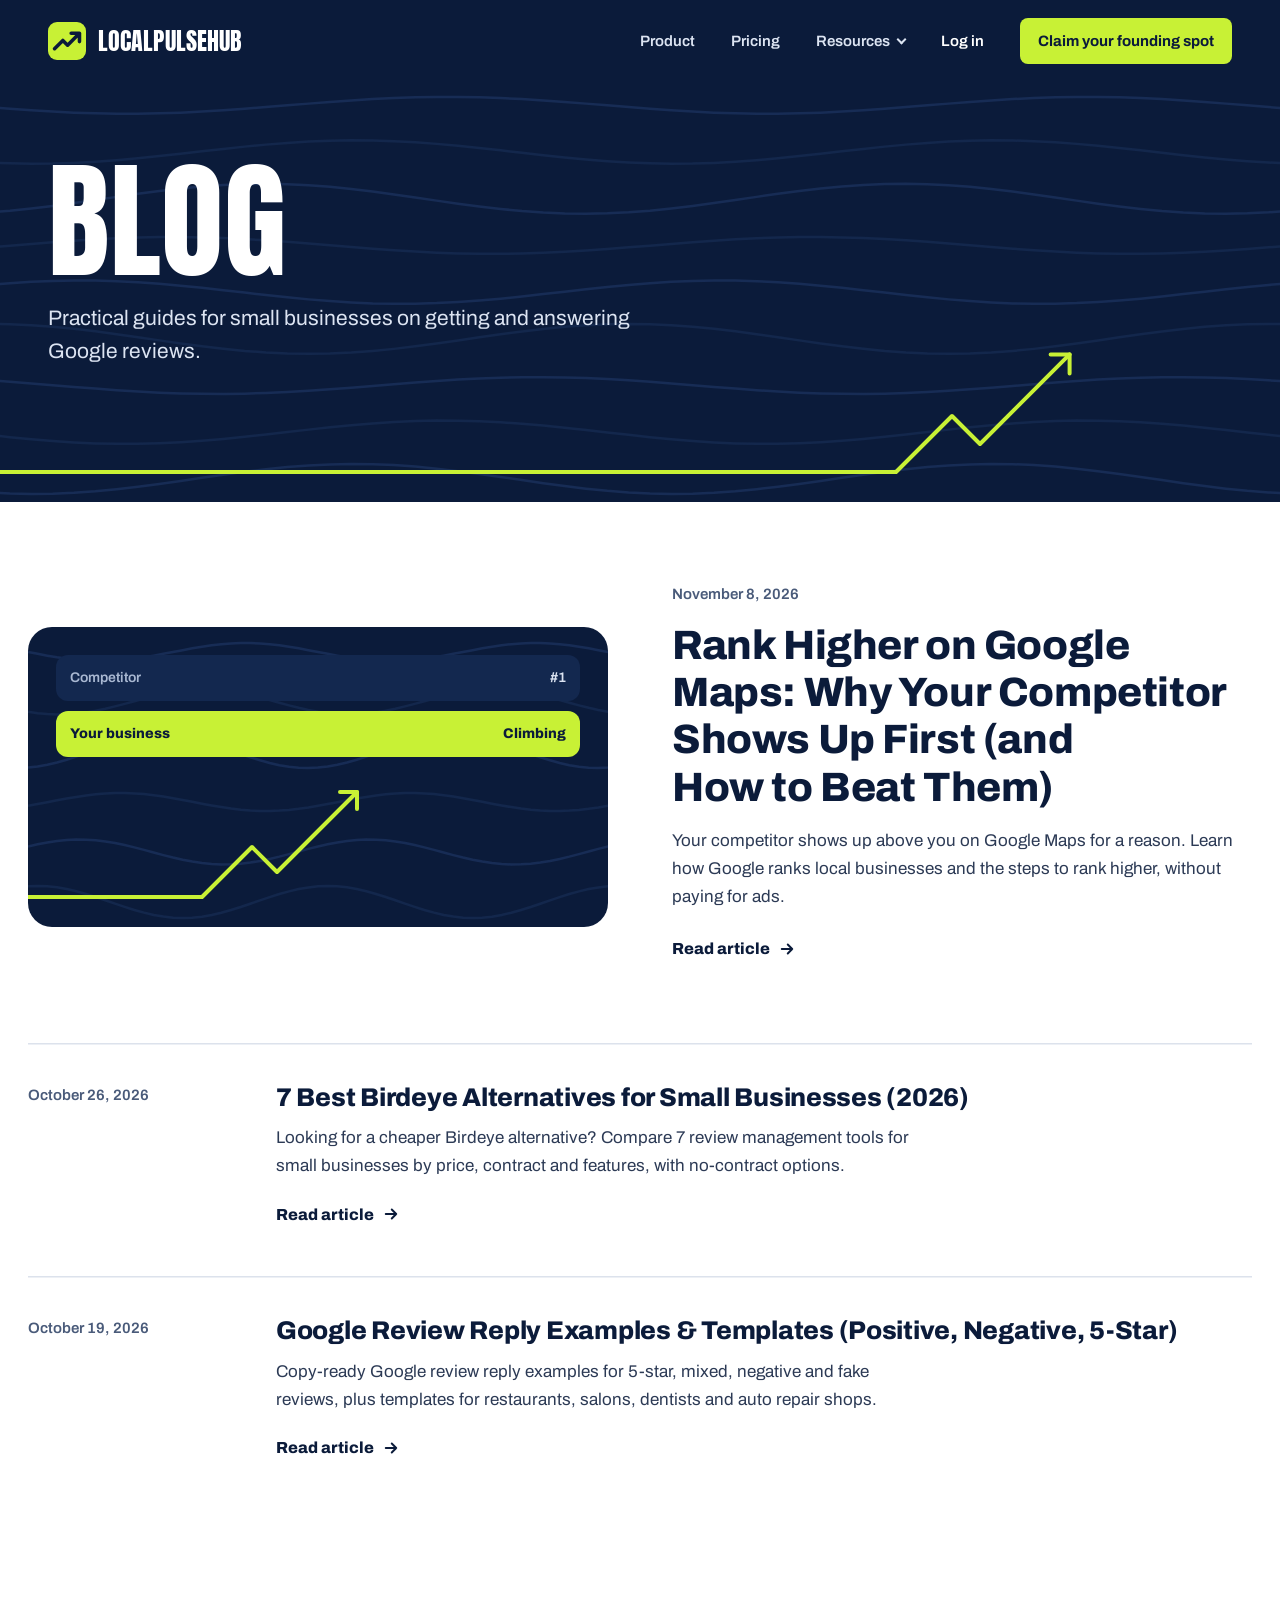
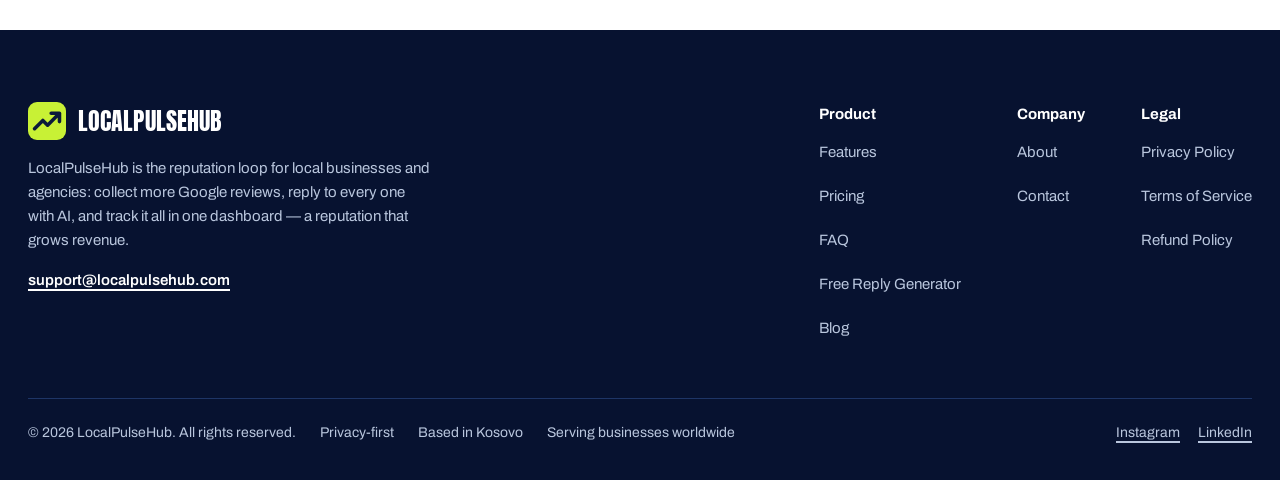
<file: blog.html>
<!doctype html>
<html lang="en">
<head>
<meta charset="utf-8">
<meta name="viewport" content="width=device-width, initial-scale=1">
<title>Blog | LocalPulseHub</title>
<meta name="description" content="Practical guides for small businesses on getting and answering Google reviews.">
<link rel="canonical" href="https://localpulsehub.com/blog">
<meta name="theme-color" content="#0B1B3A">
<link rel="icon" type="image/svg+xml" href="data:image/svg+xml,%3Csvg xmlns='http://www.w3.org/2000/svg' viewBox='0 0 32 32'%3E%3Crect width='32' height='32' rx='7' fill='%23C8F135'/%3E%3Cpath d='M5.5 22.5L12.5 15.5L16.5 19.5L26.5 9.5M19.5 9.5H26.5V16.5' fill='none' stroke='%230B1B3A' stroke-width='3.4' stroke-linecap='round' stroke-linejoin='round'/%3E%3C/svg%3E">
<link rel="preload" href="fonts/anton-latin-400-normal.woff2" as="font" type="font/woff2" crossorigin>
<link rel="preload" href="fonts/archivo-latin-400-normal.woff2" as="font" type="font/woff2" crossorigin>
<link rel="stylesheet" href="assets/site.css">
<style>.skip:focus{left:16px !important;top:16px;z-index:10;background:#C8F135;color:#0B1B3A;padding:10px 14px;border-radius:8px;font-weight:700}</style>
<script type="application/ld+json">{"@context": "https://schema.org", "@graph": [{"@type": "Blog", "name": "LocalPulseHub Blog", "url": "https://localpulsehub.com/blog", "blogPost": [{"@type": "BlogPosting", "headline": "Rank Higher on Google Maps: Why Your Competitor Shows Up First (and How to Beat Them)", "description": "Your competitor shows up above you on Google Maps for a reason. Learn how Google ranks local businesses and the steps to rank higher, without paying for ads.", "datePublished": "2026-11-08", "url": "https://localpulsehub.com/blog/rank-higher-on-google-maps"}, {"@type": "BlogPosting", "headline": "7 Best Birdeye Alternatives for Small Businesses (2026)", "description": "Looking for a cheaper Birdeye alternative? Compare 7 review management tools for small businesses by price, contract and features, with no-contract options.", "datePublished": "2026-10-26", "url": "https://localpulsehub.com/blog/birdeye-alternatives"}, {"@type": "BlogPosting", "headline": "Google Review Reply Examples & Templates (Positive, Negative, 5-Star)", "description": "Copy-ready Google review reply examples for 5-star, mixed, negative and fake reviews, plus templates for restaurants, salons, dentists and auto repair shops.", "datePublished": "2026-10-19", "url": "https://localpulsehub.com/blog/google-review-reply-examples"}]}, {"@type": "BreadcrumbList", "itemListElement": [{"@type": "ListItem", "position": 1, "name": "Home", "item": "https://localpulsehub.com"}, {"@type": "ListItem", "position": 2, "name": "Blog", "item": "https://localpulsehub.com/blog"}]}]}</script>
</head>
<body>
<a href="#main" class="skip" style="position:absolute;left:-9999px">Skip to content</a>
<header style="background: #0B1B3A">
<nav aria-label="Main" style="max-width: 1240px; margin: 0 auto; padding: 18px 28px; display: flex; flex-wrap: wrap; align-items: center; gap: 12px 36px">
<a href="index.html" aria-label="LocalPulseHub home" style="display: flex; align-items: center; gap: 12px; text-decoration: none; margin-right: auto">
<span style="width: 38px; height: 38px; border-radius: 9px; background: #C8F135; display: flex; align-items: center; justify-content: center"><svg width="38" height="38" viewBox="0 0 32 32" aria-hidden="true"><path d="M5.5 22.5L12.5 15.5L16.5 19.5L26.5 9.5M19.5 9.5H26.5V16.5" fill="none" stroke="#0B1B3A" stroke-width="3.0" stroke-linecap="round" stroke-linejoin="round"></path></svg></span>
<span class="d" style="font-size: 24px; line-height: 1; color: #FFFFFF">LocalPulseHub</span>
</a>
<a href="index.html#demo" class="nav-link" style="color: #DCE4F2; text-decoration: none; font-size: 15px; font-weight: 600; padding: 10px 0">Product</a>
<a href="pricing.html" class="nav-link" style="color: #DCE4F2; text-decoration: none; font-size: 15px; font-weight: 600; padding: 10px 0">Pricing</a>
<details class="nav-link res"><summary style="color: #DCE4F2; font-size: 15px; font-weight: 600; padding: 10px 0; cursor: pointer; list-style: none">Resources</summary><div class="res-menu"><a href="blog.html">Blog</a><a href="https://localpulsehub.com/tools/google-review-reply-generator">Free Review Reply Generator</a><a href="index.html#faq">FAQ</a></div></details>
<a href="login.html" class="nav-link" style="color: #FFFFFF; text-decoration: none; font-size: 15px; font-weight: 600; padding: 10px 0">Log in</a>
<button class="menu-btn press" type="button" aria-expanded="false" aria-controls="mobile-menu">Menu</button>
<a class="btn-lime press" href="index.html#founding" style="background: #C8F135; color: #0B1B3A; text-decoration: none; font-size: 15px; font-weight: 700; padding: 11px 18px; border-radius: 8px">Claim your founding spot</a>
</nav>
<div id="mobile-menu" class="mobile-menu" hidden>
<a href="index.html#demo">Product</a><a href="pricing.html">Pricing</a><a href="blog.html">Blog</a><a href="https://localpulsehub.com/tools/google-review-reply-generator">Free Review Reply Generator</a><a href="index.html#faq">FAQ</a><a href="https://localpulsehub.com/login">Log in</a>
</div>
</header>
<main id="main">
<section class="page-band" aria-labelledby="blog-title">
<div class="waves" style="position: absolute; left: 0; top: 0; width: 200%; height: 100%" aria-hidden="true"><svg width="100%" height="100%" viewBox="0 0 2880 900" preserveAspectRatio="none" aria-hidden="true"><path d="M0 50.0 L24 53.7 L48 57.3 L72 60.6 L96 63.4 L120 65.6 L144 67.1 L168 67.9 L192 67.9 L216 67.1 L240 65.6 L264 63.4 L288 60.6 L312 57.3 L336 53.7 L360 50.0 L384 46.3 L408 42.7 L432 39.4 L456 36.6 L480 34.4 L504 32.9 L528 32.1 L552 32.1 L576 32.9 L600 34.4 L624 36.6 L648 39.4 L672 42.7 L696 46.3 L720 50.0 L744 53.7 L768 57.3 L792 60.6 L816 63.4 L840 65.6 L864 67.1 L888 67.9 L912 67.9 L936 67.1 L960 65.6 L984 63.4 L1008 60.6 L1032 57.3 L1056 53.7 L1080 50.0 L1104 46.3 L1128 42.7 L1152 39.4 L1176 36.6 L1200 34.4 L1224 32.9 L1248 32.1 L1272 32.1 L1296 32.9 L1320 34.4 L1344 36.6 L1368 39.4 L1392 42.7 L1416 46.3 L1440 50.0 L1464 53.7 L1488 57.3 L1512 60.6 L1536 63.4 L1560 65.6 L1584 67.1 L1608 67.9 L1632 67.9 L1656 67.1 L1680 65.6 L1704 63.4 L1728 60.6 L1752 57.3 L1776 53.7 L1800 50.0 L1824 46.3 L1848 42.7 L1872 39.4 L1896 36.6 L1920 34.4 L1944 32.9 L1968 32.1 L1992 32.1 L2016 32.9 L2040 34.4 L2064 36.6 L2088 39.4 L2112 42.7 L2136 46.3 L2160 50.0 L2184 53.7 L2208 57.3 L2232 60.6 L2256 63.4 L2280 65.6 L2304 67.1 L2328 67.9 L2352 67.9 L2376 67.1 L2400 65.6 L2424 63.4 L2448 60.6 L2472 57.3 L2496 53.7 L2520 50.0 L2544 46.3 L2568 42.7 L2592 39.4 L2616 36.6 L2640 34.4 L2664 32.9 L2688 32.1 L2712 32.1 L2736 32.9 L2760 34.4 L2784 36.6 L2808 39.4 L2832 42.7 L2856 46.3 L2880 50.0" fill="none" stroke="#172C55" stroke-width="2.5" vector-effect="non-scaling-stroke"></path><path d="M0 169.6 L24 172.4 L48 174.2 L72 175.0 L96 174.7 L120 173.2 L144 170.8 L168 167.5 L192 163.4 L216 158.7 L240 153.7 L264 148.4 L288 143.3 L312 138.4 L336 134.1 L360 130.4 L384 127.6 L408 125.8 L432 125.0 L456 125.3 L480 126.8 L504 129.2 L528 132.5 L552 136.6 L576 141.3 L600 146.3 L624 151.6 L648 156.7 L672 161.6 L696 165.9 L720 169.6 L744 172.4 L768 174.2 L792 175.0 L816 174.7 L840 173.2 L864 170.8 L888 167.5 L912 163.4 L936 158.7 L960 153.7 L984 148.4 L1008 143.3 L1032 138.4 L1056 134.1 L1080 130.4 L1104 127.6 L1128 125.8 L1152 125.0 L1176 125.3 L1200 126.8 L1224 129.2 L1248 132.5 L1272 136.6 L1296 141.3 L1320 146.3 L1344 151.6 L1368 156.7 L1392 161.6 L1416 165.9 L1440 169.6 L1464 172.4 L1488 174.2 L1512 175.0 L1536 174.7 L1560 173.2 L1584 170.8 L1608 167.5 L1632 163.4 L1656 158.7 L1680 153.7 L1704 148.4 L1728 143.3 L1752 138.4 L1776 134.1 L1800 130.4 L1824 127.6 L1848 125.8 L1872 125.0 L1896 125.3 L1920 126.8 L1944 129.2 L1968 132.5 L1992 136.6 L2016 141.3 L2040 146.3 L2064 151.6 L2088 156.7 L2112 161.6 L2136 165.9 L2160 169.6 L2184 172.4 L2208 174.2 L2232 175.0 L2256 174.7 L2280 173.2 L2304 170.8 L2328 167.5 L2352 163.4 L2376 158.7 L2400 153.7 L2424 148.4 L2448 143.3 L2472 138.4 L2496 134.1 L2520 130.4 L2544 127.6 L2568 125.8 L2592 125.0 L2616 125.3 L2640 126.8 L2664 129.2 L2688 132.5 L2712 136.6 L2736 141.3 L2760 146.3 L2784 151.6 L2808 156.7 L2832 161.6 L2856 165.9 L2880 169.6" fill="none" stroke="#13274C" stroke-width="2.5" vector-effect="non-scaling-stroke"></path><path d="M0 281.2 L24 279.0 L48 275.5 L72 270.9 L96 265.4 L120 259.3 L144 252.7 L168 246.0 L192 239.5 L216 233.5 L240 228.1 L264 223.7 L288 220.5 L312 218.6 L336 218.0 L360 218.8 L384 221.0 L408 224.5 L432 229.1 L456 234.6 L480 240.7 L504 247.3 L528 254.0 L552 260.5 L576 266.5 L600 271.9 L624 276.3 L648 279.5 L672 281.4 L696 282.0 L720 281.2 L744 279.0 L768 275.5 L792 270.9 L816 265.4 L840 259.3 L864 252.7 L888 246.0 L912 239.5 L936 233.5 L960 228.1 L984 223.7 L1008 220.5 L1032 218.6 L1056 218.0 L1080 218.8 L1104 221.0 L1128 224.5 L1152 229.1 L1176 234.6 L1200 240.7 L1224 247.3 L1248 254.0 L1272 260.5 L1296 266.5 L1320 271.9 L1344 276.3 L1368 279.5 L1392 281.4 L1416 282.0 L1440 281.2 L1464 279.0 L1488 275.5 L1512 270.9 L1536 265.4 L1560 259.3 L1584 252.7 L1608 246.0 L1632 239.5 L1656 233.5 L1680 228.1 L1704 223.7 L1728 220.5 L1752 218.6 L1776 218.0 L1800 218.8 L1824 221.0 L1848 224.5 L1872 229.1 L1896 234.6 L1920 240.7 L1944 247.3 L1968 254.0 L1992 260.5 L2016 266.5 L2040 271.9 L2064 276.3 L2088 279.5 L2112 281.4 L2136 282.0 L2160 281.2 L2184 279.0 L2208 275.5 L2232 270.9 L2256 265.4 L2280 259.3 L2304 252.7 L2328 246.0 L2352 239.5 L2376 233.5 L2400 228.1 L2424 223.7 L2448 220.5 L2472 218.6 L2496 218.0 L2520 218.8 L2544 221.0 L2568 224.5 L2592 229.1 L2616 234.6 L2640 240.7 L2664 247.3 L2688 254.0 L2712 260.5 L2736 266.5 L2760 271.9 L2784 276.3 L2808 279.5 L2832 281.4 L2856 282.0 L2880 281.2" fill="none" stroke="#172C55" stroke-width="2.5" vector-effect="non-scaling-stroke"></path><path d="M0 357.7 L24 354.1 L48 350.4 L72 346.7 L96 343.1 L120 339.8 L144 336.9 L168 334.6 L192 333.0 L216 332.1 L240 332.1 L264 332.8 L288 334.2 L312 336.4 L336 339.1 L360 342.3 L384 345.9 L408 349.6 L432 353.3 L456 356.9 L480 360.2 L504 363.1 L528 365.4 L552 367.0 L576 367.9 L600 367.9 L624 367.2 L648 365.8 L672 363.6 L696 360.9 L720 357.7 L744 354.1 L768 350.4 L792 346.7 L816 343.1 L840 339.8 L864 336.9 L888 334.6 L912 333.0 L936 332.1 L960 332.1 L984 332.8 L1008 334.2 L1032 336.4 L1056 339.1 L1080 342.3 L1104 345.9 L1128 349.6 L1152 353.3 L1176 356.9 L1200 360.2 L1224 363.1 L1248 365.4 L1272 367.0 L1296 367.9 L1320 367.9 L1344 367.2 L1368 365.8 L1392 363.6 L1416 360.9 L1440 357.7 L1464 354.1 L1488 350.4 L1512 346.7 L1536 343.1 L1560 339.8 L1584 336.9 L1608 334.6 L1632 333.0 L1656 332.1 L1680 332.1 L1704 332.8 L1728 334.2 L1752 336.4 L1776 339.1 L1800 342.3 L1824 345.9 L1848 349.6 L1872 353.3 L1896 356.9 L1920 360.2 L1944 363.1 L1968 365.4 L1992 367.0 L2016 367.9 L2040 367.9 L2064 367.2 L2088 365.8 L2112 363.6 L2136 360.9 L2160 357.7 L2184 354.1 L2208 350.4 L2232 346.7 L2256 343.1 L2280 339.8 L2304 336.9 L2328 334.6 L2352 333.0 L2376 332.1 L2400 332.1 L2424 332.8 L2448 334.2 L2472 336.4 L2496 339.1 L2520 342.3 L2544 345.9 L2568 349.6 L2592 353.3 L2616 356.9 L2640 360.2 L2664 363.1 L2688 365.4 L2712 367.0 L2736 367.9 L2760 367.9 L2784 367.2 L2808 365.8 L2832 363.6 L2856 360.9 L2880 357.7" fill="none" stroke="#13274C" stroke-width="2.5" vector-effect="non-scaling-stroke"></path><path d="M0 438.9 L24 434.5 L48 430.8 L72 427.9 L96 425.9 L120 425.1 L144 425.3 L168 426.5 L192 428.9 L216 432.1 L240 436.1 L264 440.7 L288 445.8 L312 451.0 L336 456.2 L360 461.1 L384 465.5 L408 469.2 L432 472.1 L456 474.1 L480 474.9 L504 474.7 L528 473.5 L552 471.1 L576 467.9 L600 463.9 L624 459.3 L648 454.2 L672 449.0 L696 443.8 L720 438.9 L744 434.5 L768 430.8 L792 427.9 L816 425.9 L840 425.1 L864 425.3 L888 426.5 L912 428.9 L936 432.1 L960 436.1 L984 440.7 L1008 445.8 L1032 451.0 L1056 456.2 L1080 461.1 L1104 465.5 L1128 469.2 L1152 472.1 L1176 474.1 L1200 474.9 L1224 474.7 L1248 473.5 L1272 471.1 L1296 467.9 L1320 463.9 L1344 459.3 L1368 454.2 L1392 449.0 L1416 443.8 L1440 438.9 L1464 434.5 L1488 430.8 L1512 427.9 L1536 425.9 L1560 425.1 L1584 425.3 L1608 426.5 L1632 428.9 L1656 432.1 L1680 436.1 L1704 440.7 L1728 445.8 L1752 451.0 L1776 456.2 L1800 461.1 L1824 465.5 L1848 469.2 L1872 472.1 L1896 474.1 L1920 474.9 L1944 474.7 L1968 473.5 L1992 471.1 L2016 467.9 L2040 463.9 L2064 459.3 L2088 454.2 L2112 449.0 L2136 443.8 L2160 438.9 L2184 434.5 L2208 430.8 L2232 427.9 L2256 425.9 L2280 425.1 L2304 425.3 L2328 426.5 L2352 428.9 L2376 432.1 L2400 436.1 L2424 440.7 L2448 445.8 L2472 451.0 L2496 456.2 L2520 461.1 L2544 465.5 L2568 469.2 L2592 472.1 L2616 474.1 L2640 474.9 L2664 474.7 L2688 473.5 L2712 471.1 L2736 467.9 L2760 463.9 L2784 459.3 L2808 454.2 L2832 449.0 L2856 443.8 L2880 438.9" fill="none" stroke="#172C55" stroke-width="2.5" vector-effect="non-scaling-stroke"></path><path d="M0 518.7 L24 518.0 L48 518.7 L72 520.7 L96 524.1 L120 528.5 L144 533.9 L168 540.0 L192 546.6 L216 553.3 L240 559.8 L264 565.9 L288 571.3 L312 575.8 L336 579.2 L360 581.3 L384 582.0 L408 581.3 L432 579.3 L456 575.9 L480 571.5 L504 566.1 L528 560.0 L552 553.4 L576 546.7 L600 540.2 L624 534.1 L648 528.7 L672 524.2 L696 520.8 L720 518.7 L744 518.0 L768 518.7 L792 520.7 L816 524.1 L840 528.5 L864 533.9 L888 540.0 L912 546.6 L936 553.3 L960 559.8 L984 565.9 L1008 571.3 L1032 575.8 L1056 579.2 L1080 581.3 L1104 582.0 L1128 581.3 L1152 579.3 L1176 575.9 L1200 571.5 L1224 566.1 L1248 560.0 L1272 553.4 L1296 546.7 L1320 540.2 L1344 534.1 L1368 528.7 L1392 524.2 L1416 520.8 L1440 518.7 L1464 518.0 L1488 518.7 L1512 520.7 L1536 524.1 L1560 528.5 L1584 533.9 L1608 540.0 L1632 546.6 L1656 553.3 L1680 559.8 L1704 565.9 L1728 571.3 L1752 575.8 L1776 579.2 L1800 581.3 L1824 582.0 L1848 581.3 L1872 579.3 L1896 575.9 L1920 571.5 L1944 566.1 L1968 560.0 L1992 553.4 L2016 546.7 L2040 540.2 L2064 534.1 L2088 528.7 L2112 524.2 L2136 520.8 L2160 518.7 L2184 518.0 L2208 518.7 L2232 520.7 L2256 524.1 L2280 528.5 L2304 533.9 L2328 540.0 L2352 546.6 L2376 553.3 L2400 559.8 L2424 565.9 L2448 571.3 L2472 575.8 L2496 579.2 L2520 581.3 L2544 582.0 L2568 581.3 L2592 579.3 L2616 575.9 L2640 571.5 L2664 566.1 L2688 560.0 L2712 553.4 L2736 546.7 L2760 540.2 L2784 534.1 L2808 528.7 L2832 524.2 L2856 520.8 L2880 518.7" fill="none" stroke="#13274C" stroke-width="2.5" vector-effect="non-scaling-stroke"></path><path d="M0 636.1 L24 638.8 L48 641.9 L72 645.5 L96 649.2 L120 652.9 L144 656.6 L168 659.9 L192 662.8 L216 665.2 L240 666.8 L264 667.8 L288 668.0 L312 667.4 L336 666.0 L360 663.9 L384 661.2 L408 658.1 L432 654.5 L456 650.8 L480 647.1 L504 643.4 L528 640.1 L552 637.2 L576 634.8 L600 633.2 L624 632.2 L648 632.0 L672 632.6 L696 634.0 L720 636.1 L744 638.8 L768 641.9 L792 645.5 L816 649.2 L840 652.9 L864 656.6 L888 659.9 L912 662.8 L936 665.2 L960 666.8 L984 667.8 L1008 668.0 L1032 667.4 L1056 666.0 L1080 663.9 L1104 661.2 L1128 658.1 L1152 654.5 L1176 650.8 L1200 647.1 L1224 643.4 L1248 640.1 L1272 637.2 L1296 634.8 L1320 633.2 L1344 632.2 L1368 632.0 L1392 632.6 L1416 634.0 L1440 636.1 L1464 638.8 L1488 641.9 L1512 645.5 L1536 649.2 L1560 652.9 L1584 656.6 L1608 659.9 L1632 662.8 L1656 665.2 L1680 666.8 L1704 667.8 L1728 668.0 L1752 667.4 L1776 666.0 L1800 663.9 L1824 661.2 L1848 658.1 L1872 654.5 L1896 650.8 L1920 647.1 L1944 643.4 L1968 640.1 L1992 637.2 L2016 634.8 L2040 633.2 L2064 632.2 L2088 632.0 L2112 632.6 L2136 634.0 L2160 636.1 L2184 638.8 L2208 641.9 L2232 645.5 L2256 649.2 L2280 652.9 L2304 656.6 L2328 659.9 L2352 662.8 L2376 665.2 L2400 666.8 L2424 667.8 L2448 668.0 L2472 667.4 L2496 666.0 L2520 663.9 L2544 661.2 L2568 658.1 L2592 654.5 L2616 650.8 L2640 647.1 L2664 643.4 L2688 640.1 L2712 637.2 L2736 634.8 L2760 633.2 L2784 632.2 L2808 632.0 L2832 632.6 L2856 634.0 L2880 636.1" fill="none" stroke="#172C55" stroke-width="2.5" vector-effect="non-scaling-stroke"></path><path d="M0 750.4 L24 755.6 L48 760.6 L72 765.0 L96 768.9 L120 771.9 L144 773.9 L168 774.9 L192 774.8 L216 773.6 L240 771.4 L264 768.3 L288 764.4 L312 759.8 L336 754.8 L360 749.6 L384 744.4 L408 739.4 L432 735.0 L456 731.1 L480 728.1 L504 726.1 L528 725.1 L552 725.2 L576 726.4 L600 728.6 L624 731.7 L648 735.6 L672 740.2 L696 745.2 L720 750.4 L744 755.6 L768 760.6 L792 765.0 L816 768.9 L840 771.9 L864 773.9 L888 774.9 L912 774.8 L936 773.6 L960 771.4 L984 768.3 L1008 764.4 L1032 759.8 L1056 754.8 L1080 749.6 L1104 744.4 L1128 739.4 L1152 735.0 L1176 731.1 L1200 728.1 L1224 726.1 L1248 725.1 L1272 725.2 L1296 726.4 L1320 728.6 L1344 731.7 L1368 735.6 L1392 740.2 L1416 745.2 L1440 750.4 L1464 755.6 L1488 760.6 L1512 765.0 L1536 768.9 L1560 771.9 L1584 773.9 L1608 774.9 L1632 774.8 L1656 773.6 L1680 771.4 L1704 768.3 L1728 764.4 L1752 759.8 L1776 754.8 L1800 749.6 L1824 744.4 L1848 739.4 L1872 735.0 L1896 731.1 L1920 728.1 L1944 726.1 L1968 725.1 L1992 725.2 L2016 726.4 L2040 728.6 L2064 731.7 L2088 735.6 L2112 740.2 L2136 745.2 L2160 750.4 L2184 755.6 L2208 760.6 L2232 765.0 L2256 768.9 L2280 771.9 L2304 773.9 L2328 774.9 L2352 774.8 L2376 773.6 L2400 771.4 L2424 768.3 L2448 764.4 L2472 759.8 L2496 754.8 L2520 749.6 L2544 744.4 L2568 739.4 L2592 735.0 L2616 731.1 L2640 728.1 L2664 726.1 L2688 725.1 L2712 725.2 L2736 726.4 L2760 728.6 L2784 731.7 L2808 735.6 L2832 740.2 L2856 745.2 L2880 750.4" fill="none" stroke="#13274C" stroke-width="2.5" vector-effect="non-scaling-stroke"></path><path d="M0 875.4 L24 878.9 L48 881.1 L72 882.0 L96 881.5 L120 879.6 L144 876.4 L168 872.0 L192 866.7 L216 860.7 L240 854.2 L264 847.5 L288 840.9 L312 834.7 L336 829.2 L360 824.6 L384 821.1 L408 818.9 L432 818.0 L456 818.5 L480 820.4 L504 823.6 L528 828.0 L552 833.3 L576 839.3 L600 845.8 L624 852.5 L648 859.1 L672 865.3 L696 870.8 L720 875.4 L744 878.9 L768 881.1 L792 882.0 L816 881.5 L840 879.6 L864 876.4 L888 872.0 L912 866.7 L936 860.7 L960 854.2 L984 847.5 L1008 840.9 L1032 834.7 L1056 829.2 L1080 824.6 L1104 821.1 L1128 818.9 L1152 818.0 L1176 818.5 L1200 820.4 L1224 823.6 L1248 828.0 L1272 833.3 L1296 839.3 L1320 845.8 L1344 852.5 L1368 859.1 L1392 865.3 L1416 870.8 L1440 875.4 L1464 878.9 L1488 881.1 L1512 882.0 L1536 881.5 L1560 879.6 L1584 876.4 L1608 872.0 L1632 866.7 L1656 860.7 L1680 854.2 L1704 847.5 L1728 840.9 L1752 834.7 L1776 829.2 L1800 824.6 L1824 821.1 L1848 818.9 L1872 818.0 L1896 818.5 L1920 820.4 L1944 823.6 L1968 828.0 L1992 833.3 L2016 839.3 L2040 845.8 L2064 852.5 L2088 859.1 L2112 865.3 L2136 870.8 L2160 875.4 L2184 878.9 L2208 881.1 L2232 882.0 L2256 881.5 L2280 879.6 L2304 876.4 L2328 872.0 L2352 866.7 L2376 860.7 L2400 854.2 L2424 847.5 L2448 840.9 L2472 834.7 L2496 829.2 L2520 824.6 L2544 821.1 L2568 818.9 L2592 818.0 L2616 818.5 L2640 820.4 L2664 823.6 L2688 828.0 L2712 833.3 L2736 839.3 L2760 845.8 L2784 852.5 L2808 859.1 L2832 865.3 L2856 870.8 L2880 875.4" fill="none" stroke="#172C55" stroke-width="2.5" vector-effect="non-scaling-stroke"></path></svg></div>
<div class="band-inner">
<h1 class="d" id="blog-title" style="margin: 0; font-size: clamp(64px, 10vw, 150px); line-height: 0.9">Blog</h1>
<p style="margin: 24px 0 0; font-size: 21px; line-height: 1.55; color: #DCE4F2; max-width: 30em">Practical guides for small businesses on getting and answering Google reviews.</p>
</div>
<div class="pulse pulse-plain" data-x="0.7" data-a="56" style="height: 200px" aria-hidden="true"><svg class="pl-svg" width="100%" height="200" viewBox="0 0 1440 200" preserveAspectRatio="xMinYMax meet"><path class="pl-line" pathLength="1" fill="none" stroke="#C8F135" stroke-width="4" stroke-linecap="round" stroke-linejoin="round"></path><path class="pl-head" pathLength="1" fill="none" stroke="#C8F135" stroke-width="4" stroke-linecap="round" stroke-linejoin="round"></path></svg></div>
</section>
<section style="padding: 80px 28px 120px">
<div style="max-width: 1240px; margin: 0 auto; display: flex; flex-direction: column; gap: 72px">
<article class="post-feature" data-r="rise">
<div class="cover" aria-hidden="true"><svg style="position:absolute;inset:0;width:200%" width="100%" height="100%" viewBox="0 0 2880 600" preserveAspectRatio="none" aria-hidden="true"><path d="M0 50.0 L24 53.7 L48 57.3 L72 60.6 L96 63.4 L120 65.6 L144 67.1 L168 67.9 L192 67.9 L216 67.1 L240 65.6 L264 63.4 L288 60.6 L312 57.3 L336 53.7 L360 50.0 L384 46.3 L408 42.7 L432 39.4 L456 36.6 L480 34.4 L504 32.9 L528 32.1 L552 32.1 L576 32.9 L600 34.4 L624 36.6 L648 39.4 L672 42.7 L696 46.3 L720 50.0 L744 53.7 L768 57.3 L792 60.6 L816 63.4 L840 65.6 L864 67.1 L888 67.9 L912 67.9 L936 67.1 L960 65.6 L984 63.4 L1008 60.6 L1032 57.3 L1056 53.7 L1080 50.0 L1104 46.3 L1128 42.7 L1152 39.4 L1176 36.6 L1200 34.4 L1224 32.9 L1248 32.1 L1272 32.1 L1296 32.9 L1320 34.4 L1344 36.6 L1368 39.4 L1392 42.7 L1416 46.3 L1440 50.0 L1464 53.7 L1488 57.3 L1512 60.6 L1536 63.4 L1560 65.6 L1584 67.1 L1608 67.9 L1632 67.9 L1656 67.1 L1680 65.6 L1704 63.4 L1728 60.6 L1752 57.3 L1776 53.7 L1800 50.0 L1824 46.3 L1848 42.7 L1872 39.4 L1896 36.6 L1920 34.4 L1944 32.9 L1968 32.1 L1992 32.1 L2016 32.9 L2040 34.4 L2064 36.6 L2088 39.4 L2112 42.7 L2136 46.3 L2160 50.0 L2184 53.7 L2208 57.3 L2232 60.6 L2256 63.4 L2280 65.6 L2304 67.1 L2328 67.9 L2352 67.9 L2376 67.1 L2400 65.6 L2424 63.4 L2448 60.6 L2472 57.3 L2496 53.7 L2520 50.0 L2544 46.3 L2568 42.7 L2592 39.4 L2616 36.6 L2640 34.4 L2664 32.9 L2688 32.1 L2712 32.1 L2736 32.9 L2760 34.4 L2784 36.6 L2808 39.4 L2832 42.7 L2856 46.3 L2880 50.0" fill="none" stroke="#172C55" stroke-width="2.5" vector-effect="non-scaling-stroke"></path><path d="M0 169.6 L24 172.4 L48 174.2 L72 175.0 L96 174.7 L120 173.2 L144 170.8 L168 167.5 L192 163.4 L216 158.7 L240 153.7 L264 148.4 L288 143.3 L312 138.4 L336 134.1 L360 130.4 L384 127.6 L408 125.8 L432 125.0 L456 125.3 L480 126.8 L504 129.2 L528 132.5 L552 136.6 L576 141.3 L600 146.3 L624 151.6 L648 156.7 L672 161.6 L696 165.9 L720 169.6 L744 172.4 L768 174.2 L792 175.0 L816 174.7 L840 173.2 L864 170.8 L888 167.5 L912 163.4 L936 158.7 L960 153.7 L984 148.4 L1008 143.3 L1032 138.4 L1056 134.1 L1080 130.4 L1104 127.6 L1128 125.8 L1152 125.0 L1176 125.3 L1200 126.8 L1224 129.2 L1248 132.5 L1272 136.6 L1296 141.3 L1320 146.3 L1344 151.6 L1368 156.7 L1392 161.6 L1416 165.9 L1440 169.6 L1464 172.4 L1488 174.2 L1512 175.0 L1536 174.7 L1560 173.2 L1584 170.8 L1608 167.5 L1632 163.4 L1656 158.7 L1680 153.7 L1704 148.4 L1728 143.3 L1752 138.4 L1776 134.1 L1800 130.4 L1824 127.6 L1848 125.8 L1872 125.0 L1896 125.3 L1920 126.8 L1944 129.2 L1968 132.5 L1992 136.6 L2016 141.3 L2040 146.3 L2064 151.6 L2088 156.7 L2112 161.6 L2136 165.9 L2160 169.6 L2184 172.4 L2208 174.2 L2232 175.0 L2256 174.7 L2280 173.2 L2304 170.8 L2328 167.5 L2352 163.4 L2376 158.7 L2400 153.7 L2424 148.4 L2448 143.3 L2472 138.4 L2496 134.1 L2520 130.4 L2544 127.6 L2568 125.8 L2592 125.0 L2616 125.3 L2640 126.8 L2664 129.2 L2688 132.5 L2712 136.6 L2736 141.3 L2760 146.3 L2784 151.6 L2808 156.7 L2832 161.6 L2856 165.9 L2880 169.6" fill="none" stroke="#13274C" stroke-width="2.5" vector-effect="non-scaling-stroke"></path><path d="M0 281.2 L24 279.0 L48 275.5 L72 270.9 L96 265.4 L120 259.3 L144 252.7 L168 246.0 L192 239.5 L216 233.5 L240 228.1 L264 223.7 L288 220.5 L312 218.6 L336 218.0 L360 218.8 L384 221.0 L408 224.5 L432 229.1 L456 234.6 L480 240.7 L504 247.3 L528 254.0 L552 260.5 L576 266.5 L600 271.9 L624 276.3 L648 279.5 L672 281.4 L696 282.0 L720 281.2 L744 279.0 L768 275.5 L792 270.9 L816 265.4 L840 259.3 L864 252.7 L888 246.0 L912 239.5 L936 233.5 L960 228.1 L984 223.7 L1008 220.5 L1032 218.6 L1056 218.0 L1080 218.8 L1104 221.0 L1128 224.5 L1152 229.1 L1176 234.6 L1200 240.7 L1224 247.3 L1248 254.0 L1272 260.5 L1296 266.5 L1320 271.9 L1344 276.3 L1368 279.5 L1392 281.4 L1416 282.0 L1440 281.2 L1464 279.0 L1488 275.5 L1512 270.9 L1536 265.4 L1560 259.3 L1584 252.7 L1608 246.0 L1632 239.5 L1656 233.5 L1680 228.1 L1704 223.7 L1728 220.5 L1752 218.6 L1776 218.0 L1800 218.8 L1824 221.0 L1848 224.5 L1872 229.1 L1896 234.6 L1920 240.7 L1944 247.3 L1968 254.0 L1992 260.5 L2016 266.5 L2040 271.9 L2064 276.3 L2088 279.5 L2112 281.4 L2136 282.0 L2160 281.2 L2184 279.0 L2208 275.5 L2232 270.9 L2256 265.4 L2280 259.3 L2304 252.7 L2328 246.0 L2352 239.5 L2376 233.5 L2400 228.1 L2424 223.7 L2448 220.5 L2472 218.6 L2496 218.0 L2520 218.8 L2544 221.0 L2568 224.5 L2592 229.1 L2616 234.6 L2640 240.7 L2664 247.3 L2688 254.0 L2712 260.5 L2736 266.5 L2760 271.9 L2784 276.3 L2808 279.5 L2832 281.4 L2856 282.0 L2880 281.2" fill="none" stroke="#172C55" stroke-width="2.5" vector-effect="non-scaling-stroke"></path><path d="M0 357.7 L24 354.1 L48 350.4 L72 346.7 L96 343.1 L120 339.8 L144 336.9 L168 334.6 L192 333.0 L216 332.1 L240 332.1 L264 332.8 L288 334.2 L312 336.4 L336 339.1 L360 342.3 L384 345.9 L408 349.6 L432 353.3 L456 356.9 L480 360.2 L504 363.1 L528 365.4 L552 367.0 L576 367.9 L600 367.9 L624 367.2 L648 365.8 L672 363.6 L696 360.9 L720 357.7 L744 354.1 L768 350.4 L792 346.7 L816 343.1 L840 339.8 L864 336.9 L888 334.6 L912 333.0 L936 332.1 L960 332.1 L984 332.8 L1008 334.2 L1032 336.4 L1056 339.1 L1080 342.3 L1104 345.9 L1128 349.6 L1152 353.3 L1176 356.9 L1200 360.2 L1224 363.1 L1248 365.4 L1272 367.0 L1296 367.9 L1320 367.9 L1344 367.2 L1368 365.8 L1392 363.6 L1416 360.9 L1440 357.7 L1464 354.1 L1488 350.4 L1512 346.7 L1536 343.1 L1560 339.8 L1584 336.9 L1608 334.6 L1632 333.0 L1656 332.1 L1680 332.1 L1704 332.8 L1728 334.2 L1752 336.4 L1776 339.1 L1800 342.3 L1824 345.9 L1848 349.6 L1872 353.3 L1896 356.9 L1920 360.2 L1944 363.1 L1968 365.4 L1992 367.0 L2016 367.9 L2040 367.9 L2064 367.2 L2088 365.8 L2112 363.6 L2136 360.9 L2160 357.7 L2184 354.1 L2208 350.4 L2232 346.7 L2256 343.1 L2280 339.8 L2304 336.9 L2328 334.6 L2352 333.0 L2376 332.1 L2400 332.1 L2424 332.8 L2448 334.2 L2472 336.4 L2496 339.1 L2520 342.3 L2544 345.9 L2568 349.6 L2592 353.3 L2616 356.9 L2640 360.2 L2664 363.1 L2688 365.4 L2712 367.0 L2736 367.9 L2760 367.9 L2784 367.2 L2808 365.8 L2832 363.6 L2856 360.9 L2880 357.7" fill="none" stroke="#13274C" stroke-width="2.5" vector-effect="non-scaling-stroke"></path><path d="M0 438.9 L24 434.5 L48 430.8 L72 427.9 L96 425.9 L120 425.1 L144 425.3 L168 426.5 L192 428.9 L216 432.1 L240 436.1 L264 440.7 L288 445.8 L312 451.0 L336 456.2 L360 461.1 L384 465.5 L408 469.2 L432 472.1 L456 474.1 L480 474.9 L504 474.7 L528 473.5 L552 471.1 L576 467.9 L600 463.9 L624 459.3 L648 454.2 L672 449.0 L696 443.8 L720 438.9 L744 434.5 L768 430.8 L792 427.9 L816 425.9 L840 425.1 L864 425.3 L888 426.5 L912 428.9 L936 432.1 L960 436.1 L984 440.7 L1008 445.8 L1032 451.0 L1056 456.2 L1080 461.1 L1104 465.5 L1128 469.2 L1152 472.1 L1176 474.1 L1200 474.9 L1224 474.7 L1248 473.5 L1272 471.1 L1296 467.9 L1320 463.9 L1344 459.3 L1368 454.2 L1392 449.0 L1416 443.8 L1440 438.9 L1464 434.5 L1488 430.8 L1512 427.9 L1536 425.9 L1560 425.1 L1584 425.3 L1608 426.5 L1632 428.9 L1656 432.1 L1680 436.1 L1704 440.7 L1728 445.8 L1752 451.0 L1776 456.2 L1800 461.1 L1824 465.5 L1848 469.2 L1872 472.1 L1896 474.1 L1920 474.9 L1944 474.7 L1968 473.5 L1992 471.1 L2016 467.9 L2040 463.9 L2064 459.3 L2088 454.2 L2112 449.0 L2136 443.8 L2160 438.9 L2184 434.5 L2208 430.8 L2232 427.9 L2256 425.9 L2280 425.1 L2304 425.3 L2328 426.5 L2352 428.9 L2376 432.1 L2400 436.1 L2424 440.7 L2448 445.8 L2472 451.0 L2496 456.2 L2520 461.1 L2544 465.5 L2568 469.2 L2592 472.1 L2616 474.1 L2640 474.9 L2664 474.7 L2688 473.5 L2712 471.1 L2736 467.9 L2760 463.9 L2784 459.3 L2808 454.2 L2832 449.0 L2856 443.8 L2880 438.9" fill="none" stroke="#172C55" stroke-width="2.5" vector-effect="non-scaling-stroke"></path><path d="M0 518.7 L24 518.0 L48 518.7 L72 520.7 L96 524.1 L120 528.5 L144 533.9 L168 540.0 L192 546.6 L216 553.3 L240 559.8 L264 565.9 L288 571.3 L312 575.8 L336 579.2 L360 581.3 L384 582.0 L408 581.3 L432 579.3 L456 575.9 L480 571.5 L504 566.1 L528 560.0 L552 553.4 L576 546.7 L600 540.2 L624 534.1 L648 528.7 L672 524.2 L696 520.8 L720 518.7 L744 518.0 L768 518.7 L792 520.7 L816 524.1 L840 528.5 L864 533.9 L888 540.0 L912 546.6 L936 553.3 L960 559.8 L984 565.9 L1008 571.3 L1032 575.8 L1056 579.2 L1080 581.3 L1104 582.0 L1128 581.3 L1152 579.3 L1176 575.9 L1200 571.5 L1224 566.1 L1248 560.0 L1272 553.4 L1296 546.7 L1320 540.2 L1344 534.1 L1368 528.7 L1392 524.2 L1416 520.8 L1440 518.7 L1464 518.0 L1488 518.7 L1512 520.7 L1536 524.1 L1560 528.5 L1584 533.9 L1608 540.0 L1632 546.6 L1656 553.3 L1680 559.8 L1704 565.9 L1728 571.3 L1752 575.8 L1776 579.2 L1800 581.3 L1824 582.0 L1848 581.3 L1872 579.3 L1896 575.9 L1920 571.5 L1944 566.1 L1968 560.0 L1992 553.4 L2016 546.7 L2040 540.2 L2064 534.1 L2088 528.7 L2112 524.2 L2136 520.8 L2160 518.7 L2184 518.0 L2208 518.7 L2232 520.7 L2256 524.1 L2280 528.5 L2304 533.9 L2328 540.0 L2352 546.6 L2376 553.3 L2400 559.8 L2424 565.9 L2448 571.3 L2472 575.8 L2496 579.2 L2520 581.3 L2544 582.0 L2568 581.3 L2592 579.3 L2616 575.9 L2640 571.5 L2664 566.1 L2688 560.0 L2712 553.4 L2736 546.7 L2760 540.2 L2784 534.1 L2808 528.7 L2832 524.2 L2856 520.8 L2880 518.7" fill="none" stroke="#13274C" stroke-width="2.5" vector-effect="non-scaling-stroke"></path></svg>
<div style="position: absolute; left: 28px; right: 28px; top: 28px; display: flex; flex-direction: column; gap: 10px">
<div style="display: flex; align-items: center; justify-content: space-between; background: #13284F; border-radius: 12px; padding: 12px 14px; color: #A9B8D2; font-size: 14px; font-weight: 600"><span>Competitor</span><span style="color: #DCE4F2">#1</span></div>
<div style="display: flex; align-items: center; justify-content: space-between; background: #C8F135; border-radius: 12px; padding: 12px 14px; color: #0B1B3A; font-size: 14px; font-weight: 800"><span>Your business</span><span>Climbing</span></div>
</div>
<div class="pulse pulse-plain" data-x="0.3" data-a="50" style="height: 190px" aria-hidden="true"><svg class="pl-svg" width="100%" height="190" viewBox="0 0 1440 190" preserveAspectRatio="xMinYMax meet"><path class="pl-line" pathLength="1" fill="none" stroke="#C8F135" stroke-width="4" stroke-linecap="round" stroke-linejoin="round"></path><path class="pl-head" pathLength="1" fill="none" stroke="#C8F135" stroke-width="4" stroke-linecap="round" stroke-linejoin="round"></path></svg></div>
</div>
<div class="text">
<p class="post-date"><time datetime="2026-11-08">November 8, 2026</time></p>
<h2 class="post-title" style="font-size: clamp(30px, 3.2vw, 46px)"><a href="https://localpulsehub.com/blog/rank-higher-on-google-maps">Rank Higher on Google Maps: Why Your Competitor Shows Up First (and How to Beat Them)</a></h2>
<p class="post-desc">Your competitor shows up above you on Google Maps for a reason. Learn how Google ranks local businesses and the steps to rank higher, without paying for ads.</p>
<a class="read" href="https://localpulsehub.com/blog/rank-higher-on-google-maps" aria-label="Read article: Rank Higher on Google Maps: Why Your Competitor Shows Up First (and How to Beat Them)">Read article <svg width="18" height="18" viewBox="0 0 24 24" aria-hidden="true"><path d="M5 12h14M13 6l6 6-6 6" fill="none" stroke="currentColor" stroke-width="2.6" stroke-linecap="round" stroke-linejoin="round"></path></svg></a>
</div>
</article>
<div>
<article class="post-row" data-r="rise">
<p class="post-date"><time datetime="2026-10-26">October 26, 2026</time></p>
<div style="display: flex; flex-direction: column; gap: 12px">
<h2 class="post-title"><a href="https://localpulsehub.com/blog/birdeye-alternatives">7 Best Birdeye Alternatives for Small Businesses (2026)</a></h2>
<p class="post-desc">Looking for a cheaper Birdeye alternative? Compare 7 review management tools for small businesses by price, contract and features, with no-contract options.</p>
<a class="read" href="https://localpulsehub.com/blog/birdeye-alternatives" aria-label="Read article: 7 Best Birdeye Alternatives for Small Businesses (2026)">Read article <svg width="18" height="18" viewBox="0 0 24 24" aria-hidden="true"><path d="M5 12h14M13 6l6 6-6 6" fill="none" stroke="currentColor" stroke-width="2.6" stroke-linecap="round" stroke-linejoin="round"></path></svg></a>
</div>
</article><article class="post-row" data-r="rise">
<p class="post-date"><time datetime="2026-10-19">October 19, 2026</time></p>
<div style="display: flex; flex-direction: column; gap: 12px">
<h2 class="post-title"><a href="https://localpulsehub.com/blog/google-review-reply-examples">Google Review Reply Examples &amp; Templates (Positive, Negative, 5-Star)</a></h2>
<p class="post-desc">Copy-ready Google review reply examples for 5-star, mixed, negative and fake reviews, plus templates for restaurants, salons, dentists and auto repair shops.</p>
<a class="read" href="https://localpulsehub.com/blog/google-review-reply-examples" aria-label="Read article: Google Review Reply Examples &amp; Templates (Positive, Negative, 5-Star)">Read article <svg width="18" height="18" viewBox="0 0 24 24" aria-hidden="true"><path d="M5 12h14M13 6l6 6-6 6" fill="none" stroke="currentColor" stroke-width="2.6" stroke-linecap="round" stroke-linejoin="round"></path></svg></a>
</div>
</article>
</div>
</div>
</section>
</main>
<div class="sticky-cta" aria-hidden="true"><a class="btn-lime" href="index.html#founding" tabindex="-1">Claim your founding spot</a></div>
<footer style="background: #071230; color: #B9C6DD; padding: 72px 28px 36px">
<div style="max-width: 1240px; margin: 0 auto; display: flex; flex-direction: column; gap: 48px">
<div style="display: flex; flex-wrap: wrap; gap: 48px; justify-content: space-between">
<div style="flex: 1 1 320px; max-width: 420px; display: flex; flex-direction: column; gap: 16px">
<div style="display: flex; align-items: center; gap: 12px"><span style="width: 38px; height: 38px; border-radius: 9px; background: #C8F135; display: flex; align-items: center; justify-content: center"><svg width="38" height="38" viewBox="0 0 32 32" aria-hidden="true"><path d="M5.5 22.5L12.5 15.5L16.5 19.5L26.5 9.5M19.5 9.5H26.5V16.5" fill="none" stroke="#0B1B3A" stroke-width="3.0" stroke-linecap="round" stroke-linejoin="round"></path></svg></span><span class="d" style="font-size: 24px; color: #FFFFFF">LocalPulseHub</span></div>
<p style="margin: 0; font-size: 15px">LocalPulseHub is the reputation loop for local businesses and agencies: collect more Google reviews, reply to every one with AI, and track it all in one dashboard — a reputation that grows revenue.</p>
<a href="mailto:support@localpulsehub.com" style="color: #FFFFFF; font-size: 15px; font-weight: 600; text-underline-offset: 4px">support@localpulsehub.com</a>
</div>
<div style="display: flex; flex-wrap: wrap; gap: 56px">
<nav aria-label="Product" style="display: flex; flex-direction: column; gap: 10px"><p style="margin: 0 0 4px; font-size: 15px; font-weight: 700; color: #FFFFFF">Product</p><a href="index.html#features" style="color: #B9C6DD; text-decoration: none; font-size: 15px">Features</a><a href="pricing.html" style="color: #B9C6DD; text-decoration: none; font-size: 15px">Pricing</a><a href="index.html#faq" style="color: #B9C6DD; text-decoration: none; font-size: 15px">FAQ</a><a href="https://localpulsehub.com/tools/google-review-reply-generator" style="color: #B9C6DD; text-decoration: none; font-size: 15px">Free Reply Generator</a><a href="blog.html" style="color: #B9C6DD; text-decoration: none; font-size: 15px">Blog</a></nav>
<nav aria-label="Company" style="display: flex; flex-direction: column; gap: 10px"><p style="margin: 0 0 4px; font-size: 15px; font-weight: 700; color: #FFFFFF">Company</p><a href="https://localpulsehub.com/about" style="color: #B9C6DD; text-decoration: none; font-size: 15px">About</a><a href="https://localpulsehub.com/contact" style="color: #B9C6DD; text-decoration: none; font-size: 15px">Contact</a></nav>
<nav aria-label="Legal" style="display: flex; flex-direction: column; gap: 10px"><p style="margin: 0 0 4px; font-size: 15px; font-weight: 700; color: #FFFFFF">Legal</p><a href="https://localpulsehub.com/privacy" style="color: #B9C6DD; text-decoration: none; font-size: 15px">Privacy Policy</a><a href="https://localpulsehub.com/terms" style="color: #B9C6DD; text-decoration: none; font-size: 15px">Terms of Service</a><a href="https://localpulsehub.com/refund" style="color: #B9C6DD; text-decoration: none; font-size: 15px">Refund Policy</a></nav>
</div>
</div>
<div style="padding-top: 24px; box-shadow: inset 0 1px 0 #1E3566; display: flex; flex-wrap: wrap; gap: 8px 24px; font-size: 14px">
<span>© 2026 LocalPulseHub. All rights reserved.</span><span>Privacy-first</span><span>Based in Kosovo</span><span>Serving businesses worldwide</span>
<span style="margin-left: auto; display: flex; gap: 18px"><a href="https://www.instagram.com/localpulsehub/" style="color: #B9C6DD">Instagram</a><a href="https://www.linkedin.com/company/localpulsehub/" style="color: #B9C6DD">LinkedIn</a></span>
</div>
</div>
</footer>
<script src="assets/site.js"></script>
</body>
</html>
</file>
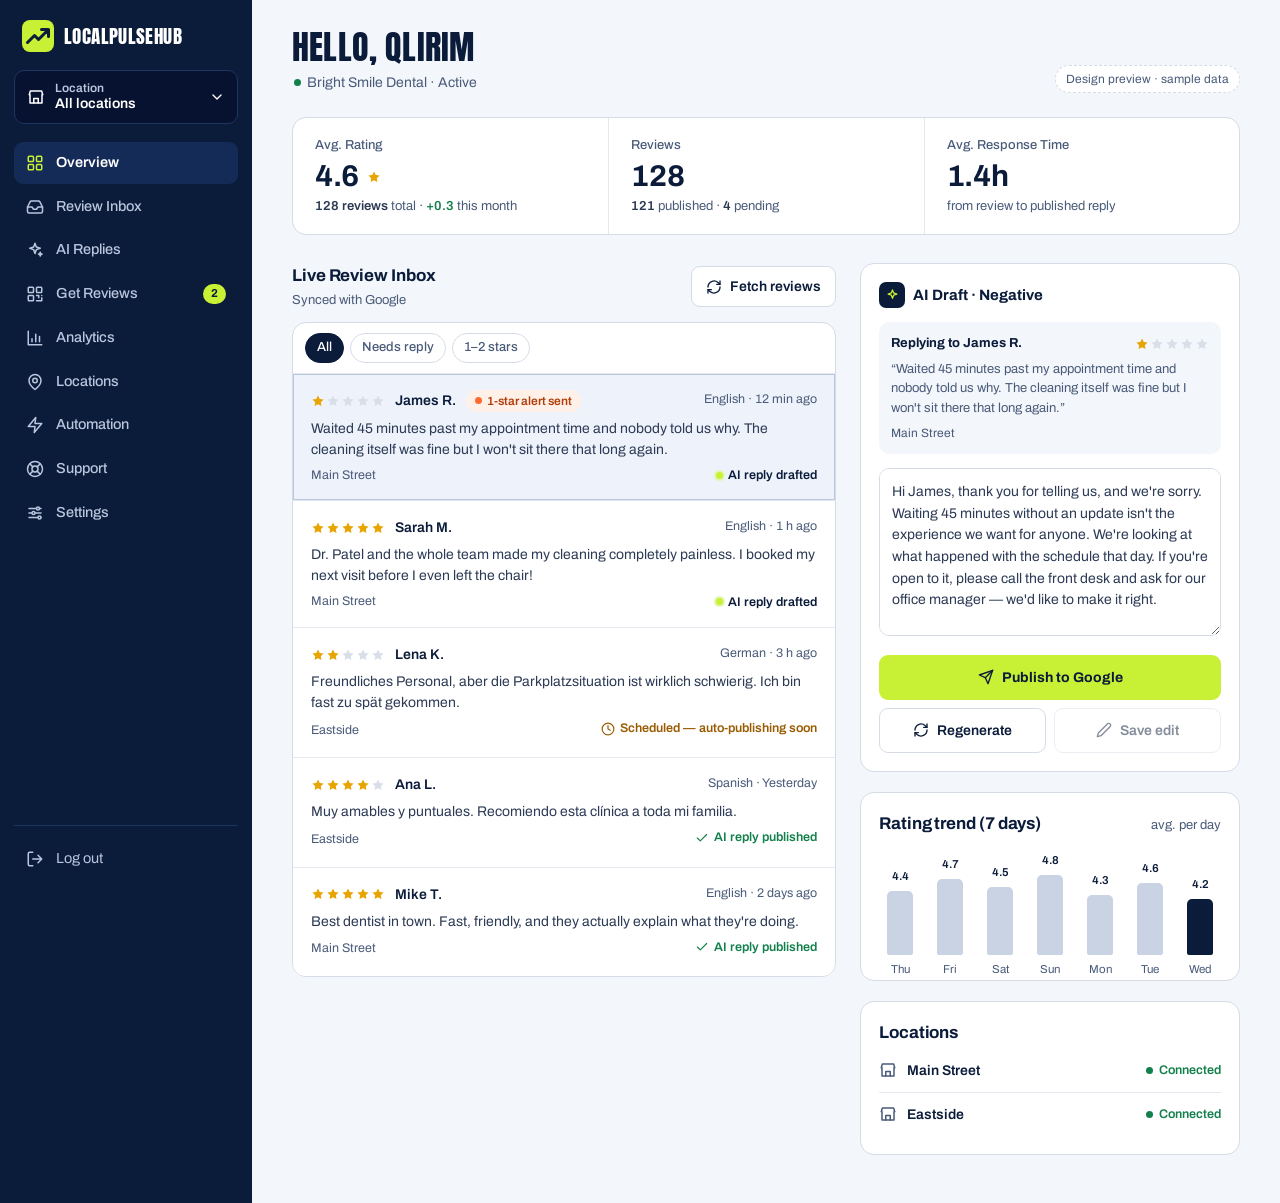
<file: dashboard.html>
<!DOCTYPE html>
<html lang="en">
<head>
<meta charset="utf-8">
<meta name="viewport" content="width=device-width, initial-scale=1">
<meta name="robots" content="noindex">
<title>Overview | LocalPulseHub (dashboard design preview)</title>
<link rel="icon" href="logo/favicon.ico">
<style>
@font-face{font-family:Anton;src:url(fonts/anton-latin-400-normal.woff2) format('woff2');font-weight:400;font-display:swap}
@font-face{font-family:Archivo;src:url(fonts/archivo-latin-400-normal.woff2) format('woff2');font-weight:400;font-display:swap}
@font-face{font-family:Archivo;src:url(fonts/archivo-latin-500-normal.woff2) format('woff2');font-weight:500;font-display:swap}
@font-face{font-family:Archivo;src:url(fonts/archivo-latin-600-normal.woff2) format('woff2');font-weight:600;font-display:swap}
@font-face{font-family:Archivo;src:url(fonts/archivo-latin-700-normal.woff2) format('woff2');font-weight:700;font-display:swap}
:root{
  --navy:#0B1B3A;--deep:#071230;--nav-hi:#152B57;--nav-text:#B9C6DE;--lime:#C8F135;--signal:#FF6B2C;
  --ink:#2C3A55;--muted:#4A5B7A;--line:#D5DCE6;--line-soft:#E4E9F0;--mist:#F3F6FA;--white:#fff;
  --star:#E8A400;--ok:#13804C;--ok-bg:#E7F5EE;--warn:#9A5B00;--warn-bg:#FFF4DE;--sig-bg:#FFF0E8;--sig-ink:#B23F0A;
  --ease:cubic-bezier(.16,1,.3,1);
}
*{box-sizing:border-box}
html,body{margin:0}
body{font-family:Archivo,system-ui,sans-serif;font-size:15px;line-height:1.5;color:var(--ink);background:var(--mist);-webkit-font-smoothing:antialiased;font-variant-numeric:tabular-nums}
::selection{background:var(--lime);color:var(--navy)}
button,textarea,input{font:inherit;color:inherit}
:focus-visible{outline:2px solid var(--navy);outline-offset:2px;border-radius:6px}
.side :focus-visible{outline-color:var(--lime)}
svg.i{width:18px;height:18px;flex:none;fill:none;stroke:currentColor;stroke-width:2;stroke-linecap:round;stroke-linejoin:round}

/* shell */
.app{display:grid;grid-template-columns:252px 1fr;min-height:100vh;background:linear-gradient(90deg,var(--navy) 252px,var(--mist) 252px)}
.side{background:var(--navy);color:var(--nav-text);display:flex;flex-direction:column;padding:20px 14px;position:sticky;top:0;height:100vh}
.brand{display:flex;align-items:center;gap:10px;padding:0 8px 18px;text-decoration:none}
.brand .tile{width:32px;height:32px;border-radius:8px;background:var(--lime);display:grid;place-items:center}
.brand b{font-family:Anton;font-weight:400;font-size:19px;letter-spacing:.02em;color:#fff;line-height:1;text-transform:uppercase}
.loc{width:100%;display:flex;align-items:center;gap:10px;padding:10px 12px;border-radius:10px;background:var(--deep);border:1px solid #1E3463;color:#fff;cursor:pointer;text-align:left;transition:border-color .15s}
.loc:hover{border-color:#2D4A82}
.loc small{display:block;color:var(--nav-text);font-size:12px;line-height:1.2}
.loc span{flex:1;min-width:0;font-weight:600;font-size:14px;line-height:1.25}
nav.menu{margin-top:18px;display:flex;flex-direction:column;gap:2px}
nav.menu a{display:flex;align-items:center;gap:12px;padding:10px 12px;border-radius:9px;color:var(--nav-text);text-decoration:none;font-weight:500;font-size:14.5px;transition:background-color .15s,color .15s}
nav.menu a:hover{background:#11244A;color:#fff}
nav.menu a[aria-current]{background:var(--nav-hi);color:#fff;font-weight:600}
nav.menu a[aria-current] svg{color:var(--lime)}
nav.menu .count{margin-left:auto;background:var(--lime);color:var(--navy);font-size:11.5px;font-weight:700;border-radius:999px;padding:1px 8px}
.side .foot{margin-top:auto;border-top:1px solid #1E3463;padding-top:12px}
.side .foot a{display:flex;align-items:center;gap:12px;padding:10px 12px;color:var(--nav-text);text-decoration:none;font-size:14.5px;border-radius:9px}
.side .foot a:hover{background:#11244A;color:#fff}

main{min-width:0;padding:30px 40px 48px}
.wrap{max-width:1180px;margin:0 auto}
.head{display:flex;align-items:flex-end;justify-content:space-between;gap:20px;flex-wrap:wrap}
h1{font-family:Anton;font-weight:400;font-size:34px;line-height:1;letter-spacing:.005em;color:var(--navy);margin:0;text-transform:uppercase}
.sub{margin:8px 0 0;color:var(--muted);font-size:14px}
.sub .dot{display:inline-block;width:7px;height:7px;border-radius:50%;background:var(--ok);margin:0 6px 1px 2px}
.preview-tag{font-size:12px;color:var(--muted);border:1px dashed var(--line);border-radius:999px;padding:4px 10px;background:#fff}

/* stats strip: one panel, three readings */
.stats{margin-top:24px;display:grid;grid-template-columns:repeat(3,1fr);background:#fff;border:1px solid var(--line);border-radius:14px}
.stat{padding:18px 22px}
.stat+.stat{border-left:1px solid var(--line-soft)}
.stat .k{font-size:13px;color:var(--muted);font-weight:500}
.stat .v{margin-top:4px;display:flex;align-items:baseline;gap:8px;font-size:30px;font-weight:700;color:var(--navy);letter-spacing:-.01em;line-height:1.1}
.stat .v .stars{display:flex;gap:2px;transform:translateY(-2px)}
.stat .s{margin-top:4px;font-size:13px;color:var(--muted)}
.stat .s b{color:var(--ink);font-weight:600}
.up{color:var(--ok);font-weight:600}

/* main grid */
.grid{margin-top:28px;display:grid;grid-template-columns:minmax(0,1fr) 380px;gap:24px;align-items:start}
.sec-h{display:flex;align-items:center;justify-content:space-between;gap:12px;margin-bottom:12px}
h2{font-size:17px;font-weight:700;color:var(--navy);margin:0;letter-spacing:-.005em}
.sec-h p{margin:2px 0 0;font-size:13px;color:var(--muted)}
.btn{display:inline-flex;align-items:center;justify-content:center;gap:8px;border-radius:9px;font-weight:600;font-size:14px;padding:9px 14px;cursor:pointer;border:1px solid transparent;transition:background-color .15s,border-color .15s,transform .1s,color .15s}
.btn:active{transform:scale(.98)}
.btn:disabled{opacity:.5;cursor:not-allowed;transform:none}
.btn-line{background:#fff;border-color:var(--line);color:var(--navy)}
.btn-line:hover{border-color:var(--navy)}
.btn-lime{background:var(--lime);color:var(--navy);font-weight:700}
.btn-lime:hover{background:#B9E42A}
.btn-navy{background:var(--navy);color:#fff}
.btn-navy:hover{background:#13285A}
.spin{animation:spin .8s linear infinite}
@keyframes spin{to{transform:rotate(360deg)}}

/* inbox list */
.inbox{background:#fff;border:1px solid var(--line);border-radius:14px;overflow:hidden}
.filters{display:flex;gap:6px;padding:10px 12px;border-bottom:1px solid var(--line-soft)}
.chip{border:1px solid var(--line);background:#fff;border-radius:999px;padding:4px 11px;font-size:13px;font-weight:500;color:var(--muted);cursor:pointer}
.chip[aria-pressed=true]{background:var(--navy);border-color:var(--navy);color:#fff}
.row{width:100%;display:grid;grid-template-columns:1fr auto;gap:6px 16px;padding:16px 18px;border:0;border-top:1px solid var(--line-soft);background:#fff;text-align:left;cursor:pointer;position:relative;transition:background-color .15s}
.row:first-of-type{border-top:0}
.row:hover{background:#F8FAFC}
.row[aria-current=true]{background:#EEF3FB;box-shadow:inset 0 0 0 1px #B8C6DE}
.row .top{display:flex;align-items:center;gap:10px;flex-wrap:wrap}
.stars{display:inline-flex;gap:1px}
.stars svg{width:14px;height:14px}
.on{fill:var(--star);stroke:none}.off{fill:#D9DFE8;stroke:none}
.who{font-weight:600;color:var(--navy);font-size:14px}
.meta{font-size:12.5px;color:var(--muted);white-space:nowrap}
.txt{grid-column:1/-1;margin:0;font-size:14px;color:var(--ink);display:-webkit-box;-webkit-line-clamp:2;-webkit-box-orient:vertical;overflow:hidden}
.foot-row{grid-column:1/-1;display:flex;justify-content:space-between;align-items:center;font-size:12.5px;color:var(--muted)}
.tag{display:inline-flex;align-items:center;gap:5px;border-radius:999px;padding:2px 9px;font-size:12px;font-weight:600}
.t-alert{background:var(--sig-bg);color:var(--sig-ink)}
.t-alert i{width:7px;height:7px;border-radius:50%;background:var(--signal);display:inline-block}
.st{display:inline-flex;align-items:center;gap:5px;font-weight:600}
.st svg{width:14px;height:14px}
.st-pub{color:var(--ok)}.st-sch{color:var(--warn)}.st-dr{color:var(--navy)}
.st-dr .sp{width:7px;height:7px;border-radius:50%;background:var(--lime);box-shadow:0 0 0 2px #E4F5B0}
.pop{animation:pop .45s var(--ease)}
@keyframes pop{0%{transform:scale(.4);opacity:0}100%{transform:none;opacity:1}}

/* right column panels */
.panel{background:#fff;border:1px solid var(--line);border-radius:14px;padding:18px}
.panel+.panel{margin-top:20px}
.ph{display:flex;align-items:center;gap:8px;font-weight:700;color:var(--navy);font-size:15px}
.ph .lime-ic{width:26px;height:26px;border-radius:7px;background:var(--navy);display:grid;place-items:center}
.ph .lime-ic svg{width:15px;height:15px;color:var(--lime)}
.ctx{margin-top:14px;background:var(--mist);border-radius:10px;padding:12px}
.ctx .r1{display:flex;justify-content:space-between;align-items:center;font-size:13px}
.ctx .r1 b{color:var(--navy)}
.ctx p{margin:6px 0 0;font-size:13px;color:var(--muted);display:-webkit-box;-webkit-line-clamp:3;-webkit-box-orient:vertical;overflow:hidden}
.ctx small{display:block;margin-top:6px;font-size:12px;color:var(--muted)}
.note{margin-top:12px;display:flex;gap:8px;align-items:flex-start;border-radius:10px;padding:9px 11px;font-size:13px}
.note svg{width:15px;height:15px;margin-top:2px}
.n-warn{background:var(--warn-bg);color:var(--warn)}
.n-ok{background:var(--ok-bg);color:var(--ok)}
.draft-wrap{position:relative;margin-top:14px}
textarea{width:100%;min-height:168px;resize:vertical;border:1px solid var(--line);border-radius:10px;padding:12px;font-size:14px;line-height:1.55;color:var(--ink);background:#fff;transition:border-color .15s,opacity .2s}
textarea:focus{outline:none;border-color:var(--navy);box-shadow:0 0 0 3px rgba(11,27,58,.12)}
textarea.writing{opacity:.35}
.final{margin-top:14px;border-radius:10px;padding:12px;background:var(--ok-bg);font-size:14px;line-height:1.55}
.acts{margin-top:12px;display:grid;gap:8px}
.acts .two{display:grid;grid-template-columns:1fr 1fr;gap:8px}
.acts .btn{width:100%;padding:11px 14px}
.live{margin-top:10px;font-size:13px;color:var(--ok);display:flex;align-items:center;gap:6px;font-weight:600}
.live svg{width:14px;height:14px}
.swap{animation:swap .22s var(--ease)}
@keyframes swap{from{opacity:0;transform:translateY(4px)}to{opacity:1;transform:none}}

/* trend */
.trend-h{display:flex;justify-content:space-between;align-items:baseline}
.trend-h span{font-size:13px;color:var(--muted)}
.bars{margin-top:16px;display:grid;grid-template-columns:repeat(7,1fr);gap:8px;align-items:end;height:110px}
.bar{display:flex;flex-direction:column;align-items:center;gap:6px;height:100%;justify-content:flex-end}
.bar i{display:block;width:100%;max-width:26px;border-radius:5px 5px 2px 2px;background:#C9D3E3;transform-origin:bottom;animation:grow .5s var(--ease) both}
.bar.today i{background:var(--navy)}
.bar small{font-size:11.5px;color:var(--muted)}
.bar b{font-size:11.5px;font-weight:600;color:var(--navy)}
@keyframes grow{from{transform:scaleY(0)}}

.locs{list-style:none;margin:0;padding:0}
.locs li{display:flex;align-items:center;gap:10px;padding:11px 0;border-top:1px solid var(--line-soft);font-size:14px}
.locs li:first-child{border-top:0;padding-top:4px}
.locs li span{flex:1;color:var(--navy);font-weight:600}
.locs .ok{display:inline-flex;align-items:center;gap:6px;font-size:12.5px;color:var(--ok);font-weight:600}
.locs .ok i{width:7px;height:7px;border-radius:50%;background:var(--ok)}

/* toast */
.toast{position:fixed;right:24px;bottom:24px;background:var(--navy);color:#fff;border-radius:12px;padding:12px 16px 12px 14px;display:flex;gap:12px;align-items:center;box-shadow:0 12px 32px -12px rgba(7,18,48,.45);transform:translateY(16px);opacity:0;pointer-events:none;transition:transform .25s var(--ease),opacity .2s}
.toast.show{transform:none;opacity:1;pointer-events:auto}
.toast .ck{width:26px;height:26px;border-radius:50%;background:var(--lime);display:grid;place-items:center;color:var(--navy)}
.toast .ck svg{width:15px;height:15px;stroke-width:3}
.toast b{display:block;font-size:14px}
.toast small{color:var(--nav-text);font-size:12.5px}

/* mobile */
.mtop{display:none}
@media (max-width:1100px){.grid{grid-template-columns:1fr}}
@media (max-width:900px){
  .app{grid-template-columns:1fr;background:var(--mist)}
  .side{display:none}
  .mtop{display:flex;align-items:center;gap:10px;background:var(--navy);padding:12px 16px;position:sticky;top:0;z-index:5}
  .mtop .brand{padding:0;margin-right:auto}
  .mtop button{background:transparent;border:1px solid #1E3463;color:#fff;border-radius:8px;padding:7px 12px;font-weight:600;font-size:14px}
  .mnav{display:flex;gap:4px;overflow-x:auto;background:var(--navy);padding:0 12px 10px;scrollbar-width:none}
  .mnav a{flex:none;color:var(--nav-text);text-decoration:none;font-size:14px;font-weight:500;padding:7px 12px;border-radius:999px}
  .mnav a[aria-current]{background:var(--nav-hi);color:#fff}
  main{padding:22px 16px 40px}
  h1{font-size:28px}
  .stats{grid-template-columns:1fr}
  .stat+.stat{border-left:0;border-top:1px solid var(--line-soft)}
  .stat{padding:14px 18px}
}
@media (min-width:901px){.mnav{display:none}}
@media (prefers-reduced-motion:reduce){*,*::before,*::after{animation:none!important;transition:none!important}}
</style>
</head>
<body>
<svg width="0" height="0" style="position:absolute" aria-hidden="true">
  <symbol id="star" viewBox="0 0 24 24"><path d="M12 2.5l2.95 5.98 6.6.96-4.78 4.65 1.13 6.57L12 17.56l-5.9 3.1 1.13-6.57L2.45 9.44l6.6-.96z"/></symbol>
  <symbol id="arrow" viewBox="0 0 32 32"><path d="M5.5 22.5L12.5 15.5L16.5 19.5L26.5 9.5M19.5 9.5H26.5V16.5" fill="none" stroke="#0B1B3A" stroke-width="3.0" stroke-linecap="round" stroke-linejoin="round"/></symbol>
</svg>

<div class="mtop">
  <a class="brand" href="index.html"><span class="tile"><svg width="32" height="32"><use href="#arrow"/></svg></span><b>LocalPulseHub</b></a>
  <button type="button">Log out</button>
</div>
<nav class="mnav" aria-label="Dashboard">
  <a href="#" aria-current="page">Overview</a><a href="#">Review Inbox</a><a href="#">AI Replies</a><a href="#">Get Reviews</a><a href="#">Analytics</a><a href="#">Locations</a><a href="#">Automation</a><a href="#">Support</a><a href="#">Settings</a>
</nav>

<div class="app">
  <aside class="side">
    <a class="brand" href="index.html" aria-label="LocalPulseHub home"><span class="tile"><svg width="32" height="32"><use href="#arrow"/></svg></span><b>LocalPulseHub</b></a>
    <button class="loc" type="button" aria-label="Choose location">
      <svg class="i" viewBox="0 0 24 24"><path d="M3 9l1.5-5h15L21 9"/><path d="M4 9v11h16V9"/><path d="M9 20v-6h6v6"/></svg>
      <span><small>Location</small>All locations</span>
      <svg class="i" viewBox="0 0 24 24" style="width:16px"><path d="m6 9 6 6 6-6"/></svg>
    </button>
    <nav class="menu" aria-label="Dashboard">
      <a href="#" aria-current="page"><svg class="i" viewBox="0 0 24 24"><rect x="3" y="3" width="7" height="7" rx="1.5"/><rect x="14" y="3" width="7" height="7" rx="1.5"/><rect x="3" y="14" width="7" height="7" rx="1.5"/><rect x="14" y="14" width="7" height="7" rx="1.5"/></svg>Overview</a>
      <a href="#"><svg class="i" viewBox="0 0 24 24"><path d="M22 12h-6l-2 3h-4l-2-3H2"/><path d="M5.45 5.11 2 12v6a2 2 0 0 0 2 2h16a2 2 0 0 0 2-2v-6l-3.45-6.89A2 2 0 0 0 16.76 4H7.24a2 2 0 0 0-1.79 1.11z"/></svg>Review Inbox</a>
      <a href="#"><svg class="i" viewBox="0 0 24 24"><path d="M12 3l1.8 4.9L19 9.7l-5.2 1.8L12 16.5l-1.8-5L5 9.7l5.2-1.8z"/><path d="M19 15l.7 1.8 1.8.7-1.8.7L19 20l-.7-1.8-1.8-.7 1.8-.7z"/></svg>AI Replies</a>
      <a href="#"><svg class="i" viewBox="0 0 24 24"><rect x="3" y="3" width="7" height="7" rx="1"/><rect x="14" y="3" width="7" height="7" rx="1"/><rect x="3" y="14" width="7" height="7" rx="1"/><path d="M14 14h3v3M21 14v.01M14 21h7v-4"/></svg>Get Reviews<span class="count" aria-label="2 new feedback">2</span></a>
      <a href="#"><svg class="i" viewBox="0 0 24 24"><path d="M3 3v18h18"/><path d="M8 17v-4M13 17V7M18 17v-7"/></svg>Analytics</a>
      <a href="#"><svg class="i" viewBox="0 0 24 24"><path d="M20 10c0 6-8 12-8 12s-8-6-8-12a8 8 0 0 1 16 0Z"/><circle cx="12" cy="10" r="3"/></svg>Locations</a>
      <a href="#"><svg class="i" viewBox="0 0 24 24"><path d="M13 2 3 14h9l-1 8 10-12h-9z"/></svg>Automation</a>
      <a href="#"><svg class="i" viewBox="0 0 24 24"><circle cx="12" cy="12" r="10"/><circle cx="12" cy="12" r="4"/><path d="m4.9 4.9 4.3 4.3M14.8 14.8l4.3 4.3M14.8 9.2l4.3-4.3M4.9 19.1l4.3-4.3"/></svg>Support</a>
      <a href="#"><svg class="i" viewBox="0 0 24 24"><path d="M4 6h10M18 6h2M4 12h4M12 12h8M4 18h12M20 18h0"/><circle cx="16" cy="6" r="2"/><circle cx="10" cy="12" r="2"/><circle cx="18" cy="18" r="2"/></svg>Settings</a>
    </nav>
    <div class="foot"><a href="index.html"><svg class="i" viewBox="0 0 24 24"><path d="M9 21H5a2 2 0 0 1-2-2V5a2 2 0 0 1 2-2h4"/><path d="m16 17 5-5-5-5M21 12H9"/></svg>Log out</a></div>
  </aside>

  <main id="main">
    <div class="wrap">
      <div class="head">
        <div>
          <h1>Hello, Qlirim</h1>
          <p class="sub"><span class="dot"></span>Bright Smile Dental · Active</p>
        </div>
        <span class="preview-tag">Design preview · sample data</span>
      </div>

      <section class="stats" aria-label="Review stats">
        <div class="stat"><div class="k">Avg. Rating</div><div class="v">4.6<span class="stars" aria-hidden="true"><svg class="on" width="16" height="16"><use href="#star"/></svg></span></div><div class="s"><b>128 reviews</b> total · <span class="up">+0.3</span> this month</div></div>
        <div class="stat"><div class="k">Reviews</div><div class="v">128</div><div class="s"><b>121</b> published · <b>4</b> pending</div></div>
        <div class="stat"><div class="k">Avg. Response Time</div><div class="v">1.4h</div><div class="s">from review to published reply</div></div>
      </section>

      <div class="grid">
        <section aria-labelledby="inbox-h">
          <div class="sec-h">
            <div><h2 id="inbox-h">Live Review Inbox</h2><p>Synced with Google</p></div>
            <button class="btn btn-line" id="fetch" type="button"><svg class="i" viewBox="0 0 24 24" style="width:16px;height:16px"><path d="M3 12a9 9 0 0 1 15-6.7L21 8"/><path d="M21 3v5h-5"/><path d="M21 12a9 9 0 0 1-15 6.7L3 16"/><path d="M3 21v-5h5"/></svg><span>Fetch reviews</span></button>
          </div>
          <div class="inbox">
            <div class="filters" role="group" aria-label="Filter reviews">
              <button class="chip" aria-pressed="true" data-f="all">All</button>
              <button class="chip" aria-pressed="false" data-f="todo">Needs reply</button>
              <button class="chip" aria-pressed="false" data-f="low">1–2 stars</button>
            </div>
            <div id="list"></div>
          </div>
        </section>

        <aside aria-label="Reply and stats">
          <section class="panel" id="draft" aria-live="polite"></section>
          <section class="panel" aria-labelledby="trend-h">
            <div class="trend-h"><h2 id="trend-h">Rating trend (7 days)</h2><span>avg. per day</span></div>
            <div class="bars" id="bars"></div>
          </section>
          <section class="panel" aria-labelledby="loc-h">
            <h2 id="loc-h" style="margin-bottom:10px">Locations</h2>
            <ul class="locs">
              <li><svg class="i" viewBox="0 0 24 24" style="color:var(--muted)"><path d="M3 9l1.5-5h15L21 9"/><path d="M4 9v11h16V9"/><path d="M9 20v-6h6v6"/></svg><span>Main Street</span><em class="ok" style="font-style:normal"><i></i>Connected</em></li>
              <li><svg class="i" viewBox="0 0 24 24" style="color:var(--muted)"><path d="M3 9l1.5-5h15L21 9"/><path d="M4 9v11h16V9"/><path d="M9 20v-6h6v6"/></svg><span>Eastside</span><em class="ok" style="font-style:normal"><i></i>Connected</em></li>
            </ul>
          </section>
        </aside>
      </div>
    </div>
  </main>
</div>

<div class="toast" id="toast" role="status"><span class="ck"><svg class="i" viewBox="0 0 24 24"><path d="M20 6 9 17l-5-5"/></svg></span><div><b id="tt"></b><small id="ts"></small></div></div>

<script>
(function(){
var R=[
 {id:1,who:'James R.',r:1,lang:'English',ago:'12 min ago',loc:'Main Street',st:'drafted',
  t:'Waited 45 minutes past my appointment time and nobody told us why. The cleaning itself was fine but I won\'t sit there that long again.',
  d:'Hi James, thank you for telling us, and we\'re sorry. Waiting 45 minutes without an update isn\'t the experience we want for anyone. We\'re looking at what happened with the schedule that day. If you\'re open to it, please call the front desk and ask for our office manager — we\'d like to make it right.\n\nThe Bright Smile Dental Team'},
 {id:2,who:'Sarah M.',r:5,lang:'English',ago:'1 h ago',loc:'Main Street',st:'drafted',
  t:'Dr. Patel and the whole team made my cleaning completely painless. I booked my next visit before I even left the chair!',
  d:'Hi Sarah, this made our day — thank you! We\'re so glad the cleaning felt easy, and we\'ll pass your kind words on to Dr. Patel. See you at your next visit!\n\nThe Bright Smile Dental Team'},
 {id:3,who:'Lena K.',r:2,lang:'German',ago:'3 h ago',loc:'Eastside',st:'scheduled',
  t:'Freundliches Personal, aber die Parkplatzsituation ist wirklich schwierig. Ich bin fast zu spät gekommen.',
  d:'Hallo Lena, vielen Dank für Ihr ehrliches Feedback. Es freut uns, dass Sie unser Team als freundlich erlebt haben. Die Parksituation ist leider schwierig – hinter dem Gebäude gibt es zusätzliche Plätze, die wir künftig bei der Terminbestätigung erwähnen.\n\nIhr Team von Bright Smile Dental'},
 {id:4,who:'Ana L.',r:4,lang:'Spanish',ago:'Yesterday',loc:'Eastside',st:'published',rep:'2 h after the review',
  t:'Muy amables y puntuales. Recomiendo esta clínica a toda mi familia.',
  d:'¡Hola Ana! Muchas gracias por tus palabras y por recomendarnos a tu familia. Será un gusto atenderlos.\n\nEl equipo de Bright Smile Dental'},
 {id:5,who:'Mike T.',r:5,lang:'English',ago:'2 days ago',loc:'Main Street',st:'published',rep:'48 min after the review',
  t:'Best dentist in town. Fast, friendly, and they actually explain what they\'re doing.',
  d:'Thanks so much, Mike! We think explaining each step matters — glad it showed. See you next time!\n\nThe Bright Smile Dental Team'}
];
var sel=1,filter='all';
var I={
 star:'<svg viewBox="0 0 24 24"><use href="#star"/></svg>',
 check:'<svg class="i" viewBox="0 0 24 24"><path d="M20 6 9 17l-5-5"/></svg>',
 clock:'<svg class="i" viewBox="0 0 24 24"><circle cx="12" cy="12" r="10"/><path d="M12 6v6l4 2"/></svg>',
 spark:'<svg class="i" viewBox="0 0 24 24"><path d="M12 3l1.8 4.9L19 9.7l-5.2 1.8L12 16.5l-1.8-5L5 9.7l5.2-1.8z"/></svg>',
 send:'<svg class="i" viewBox="0 0 24 24" style="width:16px;height:16px"><path d="m22 2-7 20-4-9-9-4Z"/><path d="M22 2 11 13"/></svg>',
 ref:'<svg class="i" viewBox="0 0 24 24" style="width:16px;height:16px"><path d="M3 12a9 9 0 0 1 15-6.7L21 8"/><path d="M21 3v5h-5"/><path d="M21 12a9 9 0 0 1-15 6.7L3 16"/><path d="M3 21v-5h5"/></svg>',
 pen:'<svg class="i" viewBox="0 0 24 24" style="width:16px;height:16px"><path d="M17 3a2.85 2.83 0 1 1 4 4L7.5 20.5 2 22l1.5-5.5Z"/></svg>'
};
function stars(n){var s='';for(var i=0;i<5;i++)s+='<svg class="'+(i<n?'on':'off')+'" viewBox="0 0 24 24"><use href="#star"/></svg>';return '<span class="stars" role="img" aria-label="'+n+' out of 5 stars">'+s+'</span>'}
function status(r){
 if(r.st==='published')return '<span class="st st-pub">'+I.check+'AI reply published</span>';
 if(r.st==='scheduled')return '<span class="st st-sch">'+I.clock+'Scheduled — auto-publishing soon</span>';
 return '<span class="st st-dr"><span class="sp"></span>AI reply drafted</span>';
}
function list(){
 var h='';R.filter(function(r){return filter==='all'||(filter==='todo'&&r.st!=='published')||(filter==='low'&&r.r<=2)}).forEach(function(r){
  h+='<button class="row" type="button" data-id="'+r.id+'"'+(r.id===sel?' aria-current="true"':'')+'>'+
   '<span class="top">'+stars(r.r)+'<span class="who">'+r.who+'</span>'+(r.r===1?'<span class="tag t-alert"><i></i>1-star alert sent</span>':'')+'</span>'+
   '<span class="meta">'+r.lang+' · '+r.ago+'</span>'+
   '<p class="txt">'+r.t+'</p>'+
   '<span class="foot-row"><span>'+r.loc+'</span><span id="st'+r.id+'">'+status(r)+'</span></span></button>';
 });
 document.getElementById('list').innerHTML=h;
}
function panel(anim){
 var r=R.find(function(x){return x.id===sel}),p=document.getElementById('draft'),sent=r.r>=4?'Positive':'Negative';
 var ctx='<div class="ctx"><div class="r1"><b>Replying to '+r.who+'</b>'+stars(r.r)+'</div><p>“'+r.t+'”</p><small>'+r.loc+'</small></div>';
 if(r.st==='published'){
  p.innerHTML='<div class="ph"><span class="lime-ic" style="background:var(--ok-bg)"><svg class="i" viewBox="0 0 24 24" style="color:var(--ok)"><path d="M20 6 9 17l-5-5"/></svg></span>Reply published</div>'+ctx+
   '<div class="final">'+r.d.replace(/\n/g,'<br>')+'</div><p class="live">'+I.check+'Live on Google · '+r.rep+'</p>'+
   '<div class="acts"><button class="btn btn-line" type="button">'+I.ref+'Fix reply (regenerate &amp; update on Google)</button></div>';
 } else {
  p.innerHTML='<div class="ph"><span class="lime-ic">'+I.spark+'</span>AI Draft · '+sent+'</div>'+ctx+
   (r.st==='scheduled'?'<p class="note n-warn">'+I.clock+'Auto-pilot will publish this draft automatically.</p>':'')+
   '<div class="draft-wrap"><label for="ta" class="sr" style="position:absolute;left:-9999px">AI reply draft</label><textarea id="ta">'+r.d+'</textarea></div>'+
   '<div class="acts">'+(r.st==='scheduled'?'':'<button class="btn btn-lime" id="pub" type="button">'+I.send+'<span>Publish to Google</span></button>')+
   '<div class="two"><button class="btn btn-line" id="regen" type="button">'+I.ref+'<span>Regenerate</span></button><button class="btn btn-line" id="save" type="button" disabled>'+I.pen+'<span>Save edit</span></button></div></div>';
 }
 if(anim){p.classList.remove('swap');void p.offsetWidth;p.classList.add('swap');}
 var ta=document.getElementById('ta'),save=document.getElementById('save');
 if(ta)ta.addEventListener('input',function(){save.disabled=false;save.lastChild.textContent='Save edit'});
 if(save)save.addEventListener('click',function(){r.d=ta.value;save.disabled=true;save.innerHTML=I.check+'<span>Saved</span>'});
 var pub=document.getElementById('pub');
 if(pub)pub.addEventListener('click',function(){
  pub.disabled=true;pub.lastChild.textContent='Publishing…';
  setTimeout(function(){r.d=ta.value;r.st='published';r.rep='just now';list();panel(true);
   var s=document.getElementById('st'+r.id);if(s){s.firstChild.classList.add('pop')}
   toast('Reply published — '+r.lang,r.loc);},900);
 });
 var rg=document.getElementById('regen');
 if(rg)rg.addEventListener('click',function(){
  rg.disabled=true;rg.firstChild.classList.add('spin');rg.lastChild.textContent='Writing…';ta.classList.add('writing');
  setTimeout(function(){ta.value=r.d.replace(/^Hi |^Hallo |^¡Hola /,function(m){return m==='Hi '?'Hello ':m});ta.classList.remove('writing');rg.disabled=false;rg.firstChild.classList.remove('spin');rg.lastChild.textContent='Regenerate';},1100);
 });
}
var tt;function toast(a,b){var t=document.getElementById('toast');document.getElementById('tt').textContent=a;document.getElementById('ts').textContent=b;t.classList.add('show');clearTimeout(tt);tt=setTimeout(function(){t.classList.remove('show')},3200)}
document.getElementById('list').addEventListener('click',function(e){var b=e.target.closest('.row');if(!b)return;sel=+b.dataset.id;list();panel(true)});
document.querySelectorAll('.chip').forEach(function(c){c.addEventListener('click',function(){filter=c.dataset.f;document.querySelectorAll('.chip').forEach(function(x){x.setAttribute('aria-pressed',x===c)});list()})});
var f=document.getElementById('fetch');f.addEventListener('click',function(){f.disabled=true;f.firstChild.classList.add('spin');f.lastChild.textContent='Fetching…';setTimeout(function(){f.disabled=false;f.firstChild.classList.remove('spin');f.lastChild.textContent='Fetch reviews';toast('No new reviews','All 2 locations checked')},1200)});
var days=[['Thu',4.4],['Fri',4.7],['Sat',4.5],['Sun',4.8],['Mon',4.3],['Tue',4.6],['Wed',4.2]],bh='';
days.forEach(function(d,i){bh+='<div class="bar'+(i===6?' today':'')+'"><b>'+d[1].toFixed(1)+'</b><i style="height:'+((d[1]-3)/2*80+8)+'px;animation-delay:'+(i*40)+'ms"></i><small>'+d[0]+'</small></div>'});
document.getElementById('bars').innerHTML=bh;
list();panel(false);
})();
</script>
</body>
</html>
</file>
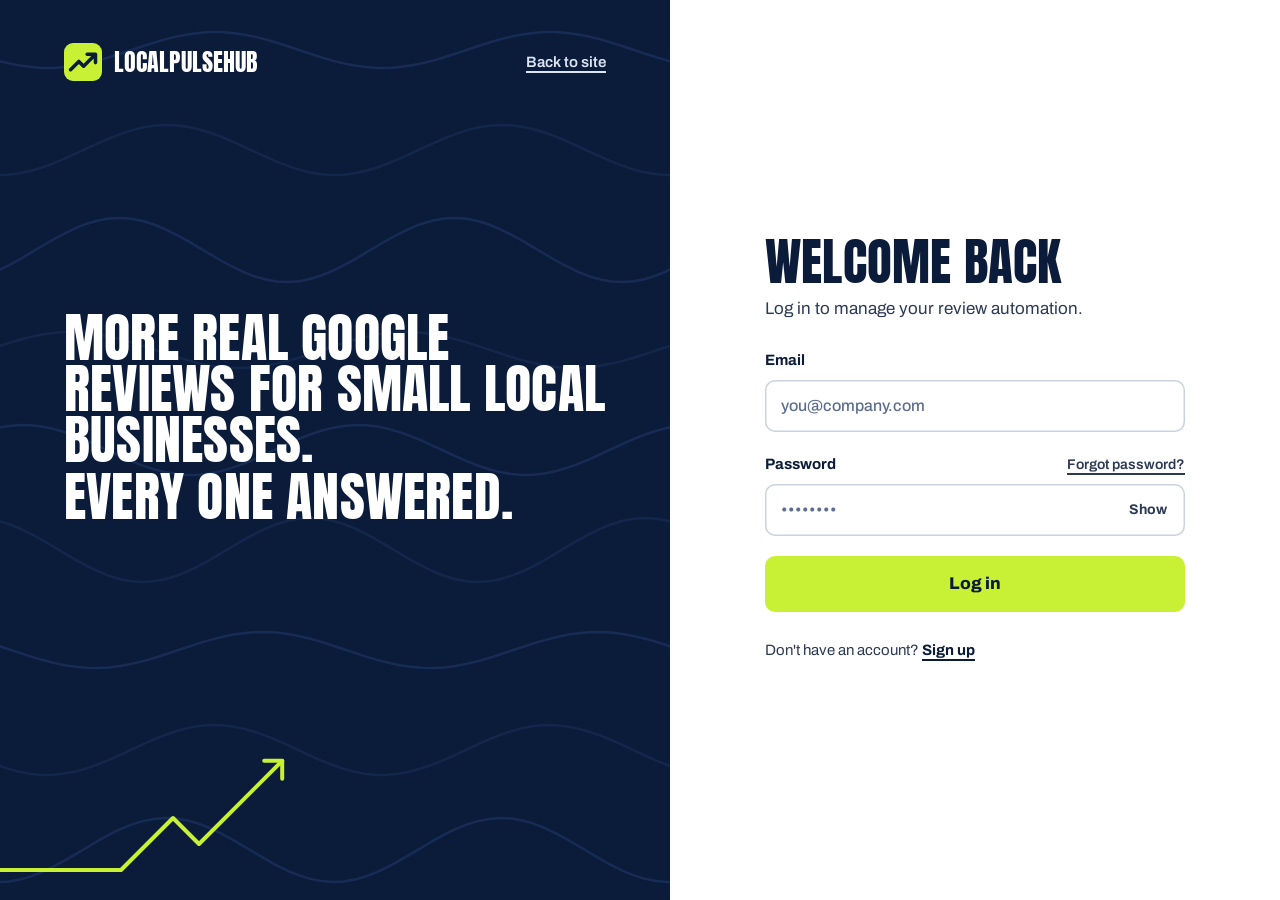
<file: login.html>
<!doctype html>
<html lang="en">
<head>
<meta charset="utf-8">
<meta name="viewport" content="width=device-width, initial-scale=1">
<title>Log in | LocalPulseHub</title>
<meta name="description" content="Log in to manage your review automation.">
<meta name="robots" content="noindex, follow">
<link rel="canonical" href="https://localpulsehub.com/login">
<meta name="theme-color" content="#0B1B3A">
<link rel="icon" type="image/svg+xml" href="data:image/svg+xml,%3Csvg xmlns='http://www.w3.org/2000/svg' viewBox='0 0 32 32'%3E%3Crect width='32' height='32' rx='7' fill='%23C8F135'/%3E%3Cpath d='M5.5 22.5L12.5 15.5L16.5 19.5L26.5 9.5M19.5 9.5H26.5V16.5' fill='none' stroke='%230B1B3A' stroke-width='3.4' stroke-linecap='round' stroke-linejoin='round'/%3E%3C/svg%3E">
<link rel="preload" href="fonts/anton-latin-400-normal.woff2" as="font" type="font/woff2" crossorigin>
<link rel="preload" href="fonts/archivo-latin-400-normal.woff2" as="font" type="font/woff2" crossorigin>
<link rel="stylesheet" href="assets/site.css">
<style>.skip:focus{left:16px !important;top:16px;z-index:10;background:#C8F135;color:#0B1B3A;padding:10px 14px;border-radius:8px;font-weight:700}</style>
</head>
<body>
<a href="#main" class="skip" style="position:absolute;left:-9999px">Skip to content</a>

<main id="main" class="auth">
<section class="auth-art" aria-label="LocalPulseHub">
<div class="waves" style="position: absolute; left: 0; top: 0; width: 200%; height: 100%" aria-hidden="true"><svg width="100%" height="100%" viewBox="0 0 2880 900" preserveAspectRatio="none" aria-hidden="true"><path d="M0 50.0 L24 53.7 L48 57.3 L72 60.6 L96 63.4 L120 65.6 L144 67.1 L168 67.9 L192 67.9 L216 67.1 L240 65.6 L264 63.4 L288 60.6 L312 57.3 L336 53.7 L360 50.0 L384 46.3 L408 42.7 L432 39.4 L456 36.6 L480 34.4 L504 32.9 L528 32.1 L552 32.1 L576 32.9 L600 34.4 L624 36.6 L648 39.4 L672 42.7 L696 46.3 L720 50.0 L744 53.7 L768 57.3 L792 60.6 L816 63.4 L840 65.6 L864 67.1 L888 67.9 L912 67.9 L936 67.1 L960 65.6 L984 63.4 L1008 60.6 L1032 57.3 L1056 53.7 L1080 50.0 L1104 46.3 L1128 42.7 L1152 39.4 L1176 36.6 L1200 34.4 L1224 32.9 L1248 32.1 L1272 32.1 L1296 32.9 L1320 34.4 L1344 36.6 L1368 39.4 L1392 42.7 L1416 46.3 L1440 50.0 L1464 53.7 L1488 57.3 L1512 60.6 L1536 63.4 L1560 65.6 L1584 67.1 L1608 67.9 L1632 67.9 L1656 67.1 L1680 65.6 L1704 63.4 L1728 60.6 L1752 57.3 L1776 53.7 L1800 50.0 L1824 46.3 L1848 42.7 L1872 39.4 L1896 36.6 L1920 34.4 L1944 32.9 L1968 32.1 L1992 32.1 L2016 32.9 L2040 34.4 L2064 36.6 L2088 39.4 L2112 42.7 L2136 46.3 L2160 50.0 L2184 53.7 L2208 57.3 L2232 60.6 L2256 63.4 L2280 65.6 L2304 67.1 L2328 67.9 L2352 67.9 L2376 67.1 L2400 65.6 L2424 63.4 L2448 60.6 L2472 57.3 L2496 53.7 L2520 50.0 L2544 46.3 L2568 42.7 L2592 39.4 L2616 36.6 L2640 34.4 L2664 32.9 L2688 32.1 L2712 32.1 L2736 32.9 L2760 34.4 L2784 36.6 L2808 39.4 L2832 42.7 L2856 46.3 L2880 50.0" fill="none" stroke="#172C55" stroke-width="2.5" vector-effect="non-scaling-stroke"></path><path d="M0 169.6 L24 172.4 L48 174.2 L72 175.0 L96 174.7 L120 173.2 L144 170.8 L168 167.5 L192 163.4 L216 158.7 L240 153.7 L264 148.4 L288 143.3 L312 138.4 L336 134.1 L360 130.4 L384 127.6 L408 125.8 L432 125.0 L456 125.3 L480 126.8 L504 129.2 L528 132.5 L552 136.6 L576 141.3 L600 146.3 L624 151.6 L648 156.7 L672 161.6 L696 165.9 L720 169.6 L744 172.4 L768 174.2 L792 175.0 L816 174.7 L840 173.2 L864 170.8 L888 167.5 L912 163.4 L936 158.7 L960 153.7 L984 148.4 L1008 143.3 L1032 138.4 L1056 134.1 L1080 130.4 L1104 127.6 L1128 125.8 L1152 125.0 L1176 125.3 L1200 126.8 L1224 129.2 L1248 132.5 L1272 136.6 L1296 141.3 L1320 146.3 L1344 151.6 L1368 156.7 L1392 161.6 L1416 165.9 L1440 169.6 L1464 172.4 L1488 174.2 L1512 175.0 L1536 174.7 L1560 173.2 L1584 170.8 L1608 167.5 L1632 163.4 L1656 158.7 L1680 153.7 L1704 148.4 L1728 143.3 L1752 138.4 L1776 134.1 L1800 130.4 L1824 127.6 L1848 125.8 L1872 125.0 L1896 125.3 L1920 126.8 L1944 129.2 L1968 132.5 L1992 136.6 L2016 141.3 L2040 146.3 L2064 151.6 L2088 156.7 L2112 161.6 L2136 165.9 L2160 169.6 L2184 172.4 L2208 174.2 L2232 175.0 L2256 174.7 L2280 173.2 L2304 170.8 L2328 167.5 L2352 163.4 L2376 158.7 L2400 153.7 L2424 148.4 L2448 143.3 L2472 138.4 L2496 134.1 L2520 130.4 L2544 127.6 L2568 125.8 L2592 125.0 L2616 125.3 L2640 126.8 L2664 129.2 L2688 132.5 L2712 136.6 L2736 141.3 L2760 146.3 L2784 151.6 L2808 156.7 L2832 161.6 L2856 165.9 L2880 169.6" fill="none" stroke="#13274C" stroke-width="2.5" vector-effect="non-scaling-stroke"></path><path d="M0 281.2 L24 279.0 L48 275.5 L72 270.9 L96 265.4 L120 259.3 L144 252.7 L168 246.0 L192 239.5 L216 233.5 L240 228.1 L264 223.7 L288 220.5 L312 218.6 L336 218.0 L360 218.8 L384 221.0 L408 224.5 L432 229.1 L456 234.6 L480 240.7 L504 247.3 L528 254.0 L552 260.5 L576 266.5 L600 271.9 L624 276.3 L648 279.5 L672 281.4 L696 282.0 L720 281.2 L744 279.0 L768 275.5 L792 270.9 L816 265.4 L840 259.3 L864 252.7 L888 246.0 L912 239.5 L936 233.5 L960 228.1 L984 223.7 L1008 220.5 L1032 218.6 L1056 218.0 L1080 218.8 L1104 221.0 L1128 224.5 L1152 229.1 L1176 234.6 L1200 240.7 L1224 247.3 L1248 254.0 L1272 260.5 L1296 266.5 L1320 271.9 L1344 276.3 L1368 279.5 L1392 281.4 L1416 282.0 L1440 281.2 L1464 279.0 L1488 275.5 L1512 270.9 L1536 265.4 L1560 259.3 L1584 252.7 L1608 246.0 L1632 239.5 L1656 233.5 L1680 228.1 L1704 223.7 L1728 220.5 L1752 218.6 L1776 218.0 L1800 218.8 L1824 221.0 L1848 224.5 L1872 229.1 L1896 234.6 L1920 240.7 L1944 247.3 L1968 254.0 L1992 260.5 L2016 266.5 L2040 271.9 L2064 276.3 L2088 279.5 L2112 281.4 L2136 282.0 L2160 281.2 L2184 279.0 L2208 275.5 L2232 270.9 L2256 265.4 L2280 259.3 L2304 252.7 L2328 246.0 L2352 239.5 L2376 233.5 L2400 228.1 L2424 223.7 L2448 220.5 L2472 218.6 L2496 218.0 L2520 218.8 L2544 221.0 L2568 224.5 L2592 229.1 L2616 234.6 L2640 240.7 L2664 247.3 L2688 254.0 L2712 260.5 L2736 266.5 L2760 271.9 L2784 276.3 L2808 279.5 L2832 281.4 L2856 282.0 L2880 281.2" fill="none" stroke="#172C55" stroke-width="2.5" vector-effect="non-scaling-stroke"></path><path d="M0 357.7 L24 354.1 L48 350.4 L72 346.7 L96 343.1 L120 339.8 L144 336.9 L168 334.6 L192 333.0 L216 332.1 L240 332.1 L264 332.8 L288 334.2 L312 336.4 L336 339.1 L360 342.3 L384 345.9 L408 349.6 L432 353.3 L456 356.9 L480 360.2 L504 363.1 L528 365.4 L552 367.0 L576 367.9 L600 367.9 L624 367.2 L648 365.8 L672 363.6 L696 360.9 L720 357.7 L744 354.1 L768 350.4 L792 346.7 L816 343.1 L840 339.8 L864 336.9 L888 334.6 L912 333.0 L936 332.1 L960 332.1 L984 332.8 L1008 334.2 L1032 336.4 L1056 339.1 L1080 342.3 L1104 345.9 L1128 349.6 L1152 353.3 L1176 356.9 L1200 360.2 L1224 363.1 L1248 365.4 L1272 367.0 L1296 367.9 L1320 367.9 L1344 367.2 L1368 365.8 L1392 363.6 L1416 360.9 L1440 357.7 L1464 354.1 L1488 350.4 L1512 346.7 L1536 343.1 L1560 339.8 L1584 336.9 L1608 334.6 L1632 333.0 L1656 332.1 L1680 332.1 L1704 332.8 L1728 334.2 L1752 336.4 L1776 339.1 L1800 342.3 L1824 345.9 L1848 349.6 L1872 353.3 L1896 356.9 L1920 360.2 L1944 363.1 L1968 365.4 L1992 367.0 L2016 367.9 L2040 367.9 L2064 367.2 L2088 365.8 L2112 363.6 L2136 360.9 L2160 357.7 L2184 354.1 L2208 350.4 L2232 346.7 L2256 343.1 L2280 339.8 L2304 336.9 L2328 334.6 L2352 333.0 L2376 332.1 L2400 332.1 L2424 332.8 L2448 334.2 L2472 336.4 L2496 339.1 L2520 342.3 L2544 345.9 L2568 349.6 L2592 353.3 L2616 356.9 L2640 360.2 L2664 363.1 L2688 365.4 L2712 367.0 L2736 367.9 L2760 367.9 L2784 367.2 L2808 365.8 L2832 363.6 L2856 360.9 L2880 357.7" fill="none" stroke="#13274C" stroke-width="2.5" vector-effect="non-scaling-stroke"></path><path d="M0 438.9 L24 434.5 L48 430.8 L72 427.9 L96 425.9 L120 425.1 L144 425.3 L168 426.5 L192 428.9 L216 432.1 L240 436.1 L264 440.7 L288 445.8 L312 451.0 L336 456.2 L360 461.1 L384 465.5 L408 469.2 L432 472.1 L456 474.1 L480 474.9 L504 474.7 L528 473.5 L552 471.1 L576 467.9 L600 463.9 L624 459.3 L648 454.2 L672 449.0 L696 443.8 L720 438.9 L744 434.5 L768 430.8 L792 427.9 L816 425.9 L840 425.1 L864 425.3 L888 426.5 L912 428.9 L936 432.1 L960 436.1 L984 440.7 L1008 445.8 L1032 451.0 L1056 456.2 L1080 461.1 L1104 465.5 L1128 469.2 L1152 472.1 L1176 474.1 L1200 474.9 L1224 474.7 L1248 473.5 L1272 471.1 L1296 467.9 L1320 463.9 L1344 459.3 L1368 454.2 L1392 449.0 L1416 443.8 L1440 438.9 L1464 434.5 L1488 430.8 L1512 427.9 L1536 425.9 L1560 425.1 L1584 425.3 L1608 426.5 L1632 428.9 L1656 432.1 L1680 436.1 L1704 440.7 L1728 445.8 L1752 451.0 L1776 456.2 L1800 461.1 L1824 465.5 L1848 469.2 L1872 472.1 L1896 474.1 L1920 474.9 L1944 474.7 L1968 473.5 L1992 471.1 L2016 467.9 L2040 463.9 L2064 459.3 L2088 454.2 L2112 449.0 L2136 443.8 L2160 438.9 L2184 434.5 L2208 430.8 L2232 427.9 L2256 425.9 L2280 425.1 L2304 425.3 L2328 426.5 L2352 428.9 L2376 432.1 L2400 436.1 L2424 440.7 L2448 445.8 L2472 451.0 L2496 456.2 L2520 461.1 L2544 465.5 L2568 469.2 L2592 472.1 L2616 474.1 L2640 474.9 L2664 474.7 L2688 473.5 L2712 471.1 L2736 467.9 L2760 463.9 L2784 459.3 L2808 454.2 L2832 449.0 L2856 443.8 L2880 438.9" fill="none" stroke="#172C55" stroke-width="2.5" vector-effect="non-scaling-stroke"></path><path d="M0 518.7 L24 518.0 L48 518.7 L72 520.7 L96 524.1 L120 528.5 L144 533.9 L168 540.0 L192 546.6 L216 553.3 L240 559.8 L264 565.9 L288 571.3 L312 575.8 L336 579.2 L360 581.3 L384 582.0 L408 581.3 L432 579.3 L456 575.9 L480 571.5 L504 566.1 L528 560.0 L552 553.4 L576 546.7 L600 540.2 L624 534.1 L648 528.7 L672 524.2 L696 520.8 L720 518.7 L744 518.0 L768 518.7 L792 520.7 L816 524.1 L840 528.5 L864 533.9 L888 540.0 L912 546.6 L936 553.3 L960 559.8 L984 565.9 L1008 571.3 L1032 575.8 L1056 579.2 L1080 581.3 L1104 582.0 L1128 581.3 L1152 579.3 L1176 575.9 L1200 571.5 L1224 566.1 L1248 560.0 L1272 553.4 L1296 546.7 L1320 540.2 L1344 534.1 L1368 528.7 L1392 524.2 L1416 520.8 L1440 518.7 L1464 518.0 L1488 518.7 L1512 520.7 L1536 524.1 L1560 528.5 L1584 533.9 L1608 540.0 L1632 546.6 L1656 553.3 L1680 559.8 L1704 565.9 L1728 571.3 L1752 575.8 L1776 579.2 L1800 581.3 L1824 582.0 L1848 581.3 L1872 579.3 L1896 575.9 L1920 571.5 L1944 566.1 L1968 560.0 L1992 553.4 L2016 546.7 L2040 540.2 L2064 534.1 L2088 528.7 L2112 524.2 L2136 520.8 L2160 518.7 L2184 518.0 L2208 518.7 L2232 520.7 L2256 524.1 L2280 528.5 L2304 533.9 L2328 540.0 L2352 546.6 L2376 553.3 L2400 559.8 L2424 565.9 L2448 571.3 L2472 575.8 L2496 579.2 L2520 581.3 L2544 582.0 L2568 581.3 L2592 579.3 L2616 575.9 L2640 571.5 L2664 566.1 L2688 560.0 L2712 553.4 L2736 546.7 L2760 540.2 L2784 534.1 L2808 528.7 L2832 524.2 L2856 520.8 L2880 518.7" fill="none" stroke="#13274C" stroke-width="2.5" vector-effect="non-scaling-stroke"></path><path d="M0 636.1 L24 638.8 L48 641.9 L72 645.5 L96 649.2 L120 652.9 L144 656.6 L168 659.9 L192 662.8 L216 665.2 L240 666.8 L264 667.8 L288 668.0 L312 667.4 L336 666.0 L360 663.9 L384 661.2 L408 658.1 L432 654.5 L456 650.8 L480 647.1 L504 643.4 L528 640.1 L552 637.2 L576 634.8 L600 633.2 L624 632.2 L648 632.0 L672 632.6 L696 634.0 L720 636.1 L744 638.8 L768 641.9 L792 645.5 L816 649.2 L840 652.9 L864 656.6 L888 659.9 L912 662.8 L936 665.2 L960 666.8 L984 667.8 L1008 668.0 L1032 667.4 L1056 666.0 L1080 663.9 L1104 661.2 L1128 658.1 L1152 654.5 L1176 650.8 L1200 647.1 L1224 643.4 L1248 640.1 L1272 637.2 L1296 634.8 L1320 633.2 L1344 632.2 L1368 632.0 L1392 632.6 L1416 634.0 L1440 636.1 L1464 638.8 L1488 641.9 L1512 645.5 L1536 649.2 L1560 652.9 L1584 656.6 L1608 659.9 L1632 662.8 L1656 665.2 L1680 666.8 L1704 667.8 L1728 668.0 L1752 667.4 L1776 666.0 L1800 663.9 L1824 661.2 L1848 658.1 L1872 654.5 L1896 650.8 L1920 647.1 L1944 643.4 L1968 640.1 L1992 637.2 L2016 634.8 L2040 633.2 L2064 632.2 L2088 632.0 L2112 632.6 L2136 634.0 L2160 636.1 L2184 638.8 L2208 641.9 L2232 645.5 L2256 649.2 L2280 652.9 L2304 656.6 L2328 659.9 L2352 662.8 L2376 665.2 L2400 666.8 L2424 667.8 L2448 668.0 L2472 667.4 L2496 666.0 L2520 663.9 L2544 661.2 L2568 658.1 L2592 654.5 L2616 650.8 L2640 647.1 L2664 643.4 L2688 640.1 L2712 637.2 L2736 634.8 L2760 633.2 L2784 632.2 L2808 632.0 L2832 632.6 L2856 634.0 L2880 636.1" fill="none" stroke="#172C55" stroke-width="2.5" vector-effect="non-scaling-stroke"></path><path d="M0 750.4 L24 755.6 L48 760.6 L72 765.0 L96 768.9 L120 771.9 L144 773.9 L168 774.9 L192 774.8 L216 773.6 L240 771.4 L264 768.3 L288 764.4 L312 759.8 L336 754.8 L360 749.6 L384 744.4 L408 739.4 L432 735.0 L456 731.1 L480 728.1 L504 726.1 L528 725.1 L552 725.2 L576 726.4 L600 728.6 L624 731.7 L648 735.6 L672 740.2 L696 745.2 L720 750.4 L744 755.6 L768 760.6 L792 765.0 L816 768.9 L840 771.9 L864 773.9 L888 774.9 L912 774.8 L936 773.6 L960 771.4 L984 768.3 L1008 764.4 L1032 759.8 L1056 754.8 L1080 749.6 L1104 744.4 L1128 739.4 L1152 735.0 L1176 731.1 L1200 728.1 L1224 726.1 L1248 725.1 L1272 725.2 L1296 726.4 L1320 728.6 L1344 731.7 L1368 735.6 L1392 740.2 L1416 745.2 L1440 750.4 L1464 755.6 L1488 760.6 L1512 765.0 L1536 768.9 L1560 771.9 L1584 773.9 L1608 774.9 L1632 774.8 L1656 773.6 L1680 771.4 L1704 768.3 L1728 764.4 L1752 759.8 L1776 754.8 L1800 749.6 L1824 744.4 L1848 739.4 L1872 735.0 L1896 731.1 L1920 728.1 L1944 726.1 L1968 725.1 L1992 725.2 L2016 726.4 L2040 728.6 L2064 731.7 L2088 735.6 L2112 740.2 L2136 745.2 L2160 750.4 L2184 755.6 L2208 760.6 L2232 765.0 L2256 768.9 L2280 771.9 L2304 773.9 L2328 774.9 L2352 774.8 L2376 773.6 L2400 771.4 L2424 768.3 L2448 764.4 L2472 759.8 L2496 754.8 L2520 749.6 L2544 744.4 L2568 739.4 L2592 735.0 L2616 731.1 L2640 728.1 L2664 726.1 L2688 725.1 L2712 725.2 L2736 726.4 L2760 728.6 L2784 731.7 L2808 735.6 L2832 740.2 L2856 745.2 L2880 750.4" fill="none" stroke="#13274C" stroke-width="2.5" vector-effect="non-scaling-stroke"></path><path d="M0 875.4 L24 878.9 L48 881.1 L72 882.0 L96 881.5 L120 879.6 L144 876.4 L168 872.0 L192 866.7 L216 860.7 L240 854.2 L264 847.5 L288 840.9 L312 834.7 L336 829.2 L360 824.6 L384 821.1 L408 818.9 L432 818.0 L456 818.5 L480 820.4 L504 823.6 L528 828.0 L552 833.3 L576 839.3 L600 845.8 L624 852.5 L648 859.1 L672 865.3 L696 870.8 L720 875.4 L744 878.9 L768 881.1 L792 882.0 L816 881.5 L840 879.6 L864 876.4 L888 872.0 L912 866.7 L936 860.7 L960 854.2 L984 847.5 L1008 840.9 L1032 834.7 L1056 829.2 L1080 824.6 L1104 821.1 L1128 818.9 L1152 818.0 L1176 818.5 L1200 820.4 L1224 823.6 L1248 828.0 L1272 833.3 L1296 839.3 L1320 845.8 L1344 852.5 L1368 859.1 L1392 865.3 L1416 870.8 L1440 875.4 L1464 878.9 L1488 881.1 L1512 882.0 L1536 881.5 L1560 879.6 L1584 876.4 L1608 872.0 L1632 866.7 L1656 860.7 L1680 854.2 L1704 847.5 L1728 840.9 L1752 834.7 L1776 829.2 L1800 824.6 L1824 821.1 L1848 818.9 L1872 818.0 L1896 818.5 L1920 820.4 L1944 823.6 L1968 828.0 L1992 833.3 L2016 839.3 L2040 845.8 L2064 852.5 L2088 859.1 L2112 865.3 L2136 870.8 L2160 875.4 L2184 878.9 L2208 881.1 L2232 882.0 L2256 881.5 L2280 879.6 L2304 876.4 L2328 872.0 L2352 866.7 L2376 860.7 L2400 854.2 L2424 847.5 L2448 840.9 L2472 834.7 L2496 829.2 L2520 824.6 L2544 821.1 L2568 818.9 L2592 818.0 L2616 818.5 L2640 820.4 L2664 823.6 L2688 828.0 L2712 833.3 L2736 839.3 L2760 845.8 L2784 852.5 L2808 859.1 L2832 865.3 L2856 870.8 L2880 875.4" fill="none" stroke="#172C55" stroke-width="2.5" vector-effect="non-scaling-stroke"></path></svg></div>
<div class="art-top"><a href="index.html" aria-label="LocalPulseHub home" style="display: flex; align-items: center; gap: 12px; text-decoration: none"><span style="width: 38px; height: 38px; border-radius: 9px; background: #C8F135; display: flex; align-items: center; justify-content: center"><svg width="38" height="38" viewBox="0 0 32 32" aria-hidden="true"><path d="M5.5 22.5L12.5 15.5L16.5 19.5L26.5 9.5M19.5 9.5H26.5V16.5" fill="none" stroke="#0B1B3A" stroke-width="3.0" stroke-linecap="round" stroke-linejoin="round"></path></svg></span><span class="d" style="font-size: 24px; line-height: 1; color: #FFFFFF">LocalPulseHub</span></a>
<a href="index.html" style="color: #DCE4F2; font-size: 15px; font-weight: 600; padding: 10px 0">Back to site</a></div>
<div class="art-copy"><p class="d">More real Google reviews for small local businesses. <span style="display: block; margin-top: 0.12em">Every one answered.</span></p></div>
<div class="pulse pulse-plain" data-x="0.18" data-a="52" style="height: 210px" aria-hidden="true"><svg class="pl-svg" width="100%" height="210" viewBox="0 0 1440 210" preserveAspectRatio="xMinYMax meet"><path class="pl-line" pathLength="1" fill="none" stroke="#C8F135" stroke-width="4" stroke-linecap="round" stroke-linejoin="round"></path><path class="pl-head" pathLength="1" fill="none" stroke="#C8F135" stroke-width="4" stroke-linecap="round" stroke-linejoin="round"></path></svg></div>
</section>
<section class="auth-form" aria-label="Log in">
<div class="auth-card">
<div class="auth-in"><h1 class="d">Welcome back</h1><p class="lede">Log in to manage your review automation.</p></div>
<form class="auth-form-el auth-in" novalidate style="display: flex; flex-direction: column; gap: 20px">
<div class="field"><label for="email">Email</label><input id="email" name="email" type="email" autocomplete="email" placeholder="you@company.com" required data-name="email" aria-describedby="email-err"><p class="err" id="email-err" aria-live="polite"></p></div>
<div class="field"><div class="label-row"><label for="password">Password</label><a href="https://localpulsehub.com/forgot-password">Forgot password?</a></div><div class="input-wrap"><input id="password" name="password" type="password" autocomplete="current-password" placeholder="••••••••" required data-name="password" aria-describedby="password-err"><button type="button" class="reveal-pw" aria-controls="password" aria-pressed="false">Show</button></div><p class="err" id="password-err" aria-live="polite"></p></div>
<button type="submit" class="submit" data-loading="Logging in…"><span class="spinner" aria-hidden="true"></span><span class="btn-label">Log in</span></button>
<p class="preview-note" role="status"></p>
</form>
<p class="switch auth-in">Don't have an account? <a href="signup.html">Sign up</a></p>
</div>
</section>
</main>

<script src="assets/site.js"></script>
</body>
</html>
</file>
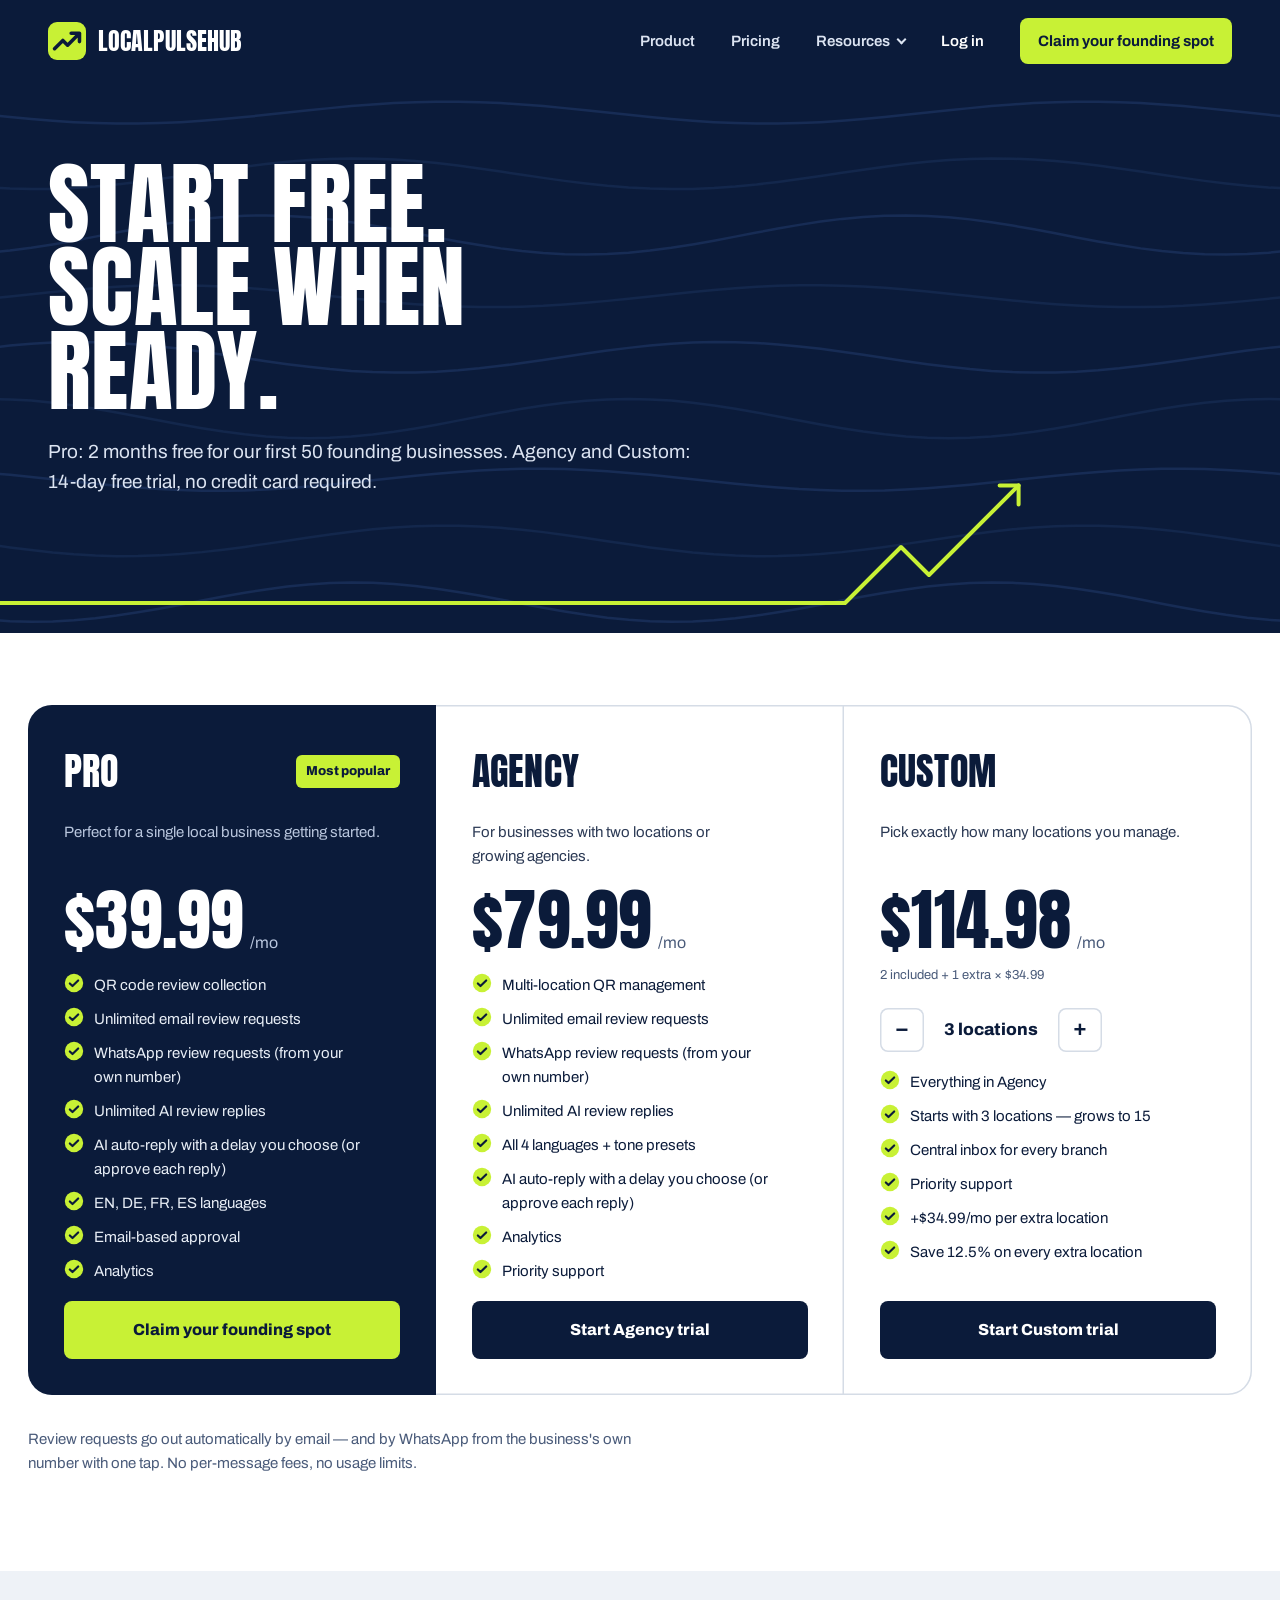
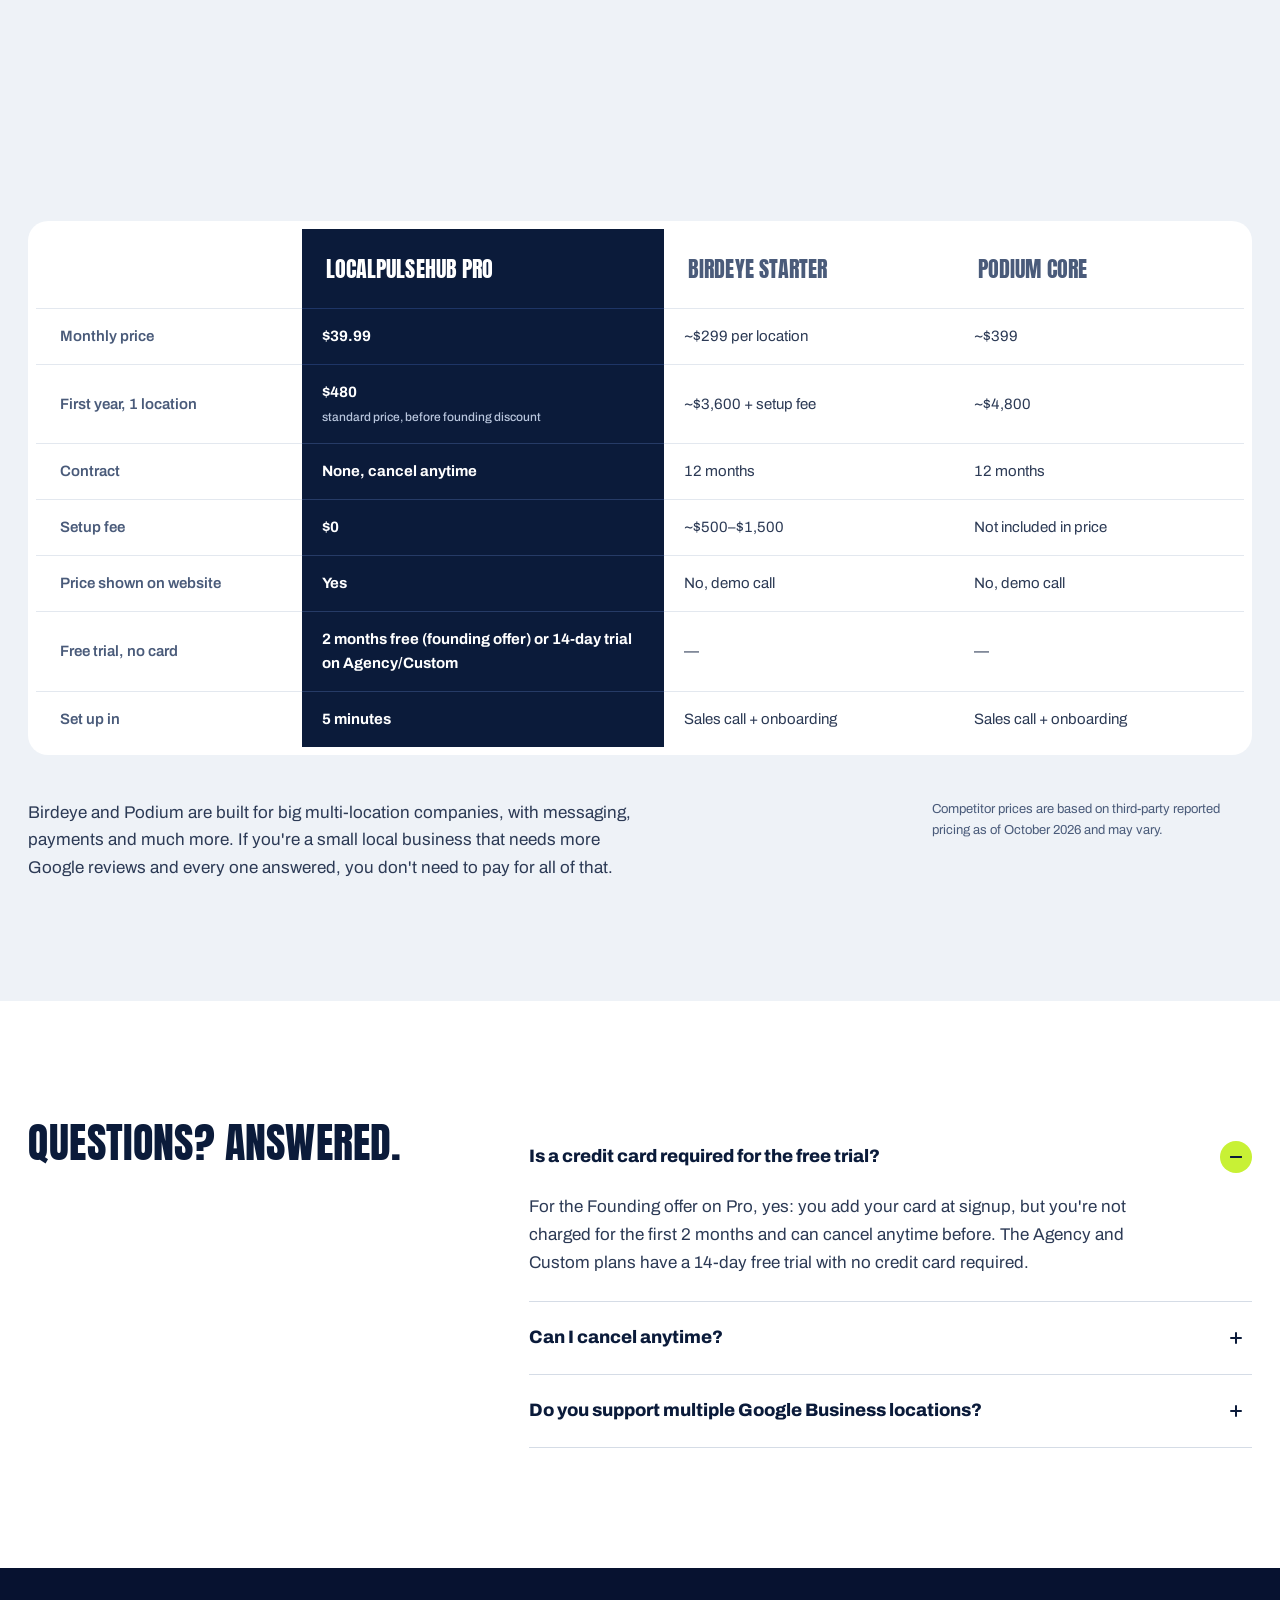
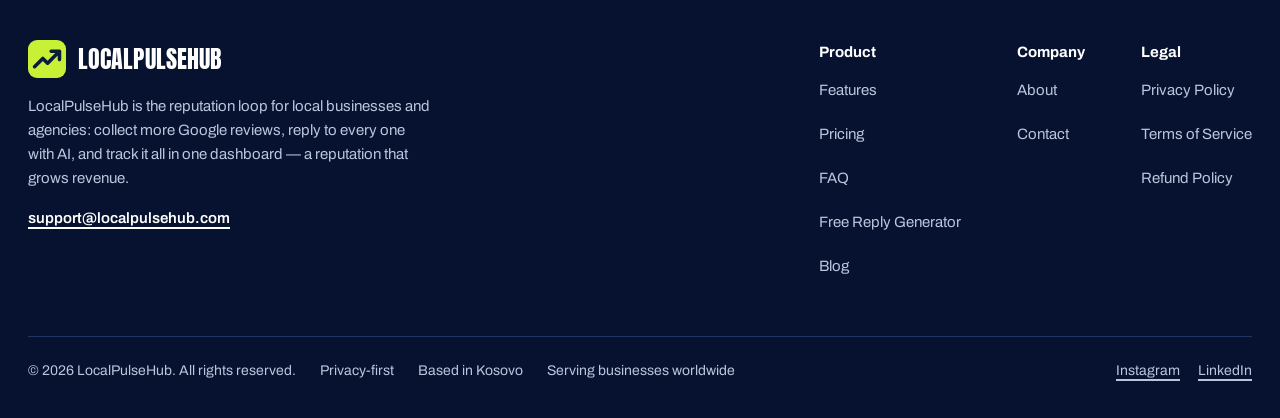
<file: pricing.html>
<!doctype html>
<html lang="en">
<head>
<meta charset="utf-8">
<meta name="viewport" content="width=device-width, initial-scale=1">
<title>LocalPulseHub Pricing – Plans from $39.99/month, No Contract</title>
<meta name="description" content="Simple pricing for small local businesses. Get more Google reviews and AI replies to every review from $39.99/month. No contract, no setup fee, free trial.">
<link rel="canonical" href="https://localpulsehub.com/pricing">
<meta name="theme-color" content="#0B1B3A">
<link rel="icon" type="image/svg+xml" href="data:image/svg+xml,%3Csvg xmlns='http://www.w3.org/2000/svg' viewBox='0 0 32 32'%3E%3Crect width='32' height='32' rx='7' fill='%23C8F135'/%3E%3Cpath d='M5.5 22.5L12.5 15.5L16.5 19.5L26.5 9.5M19.5 9.5H26.5V16.5' fill='none' stroke='%230B1B3A' stroke-width='3.4' stroke-linecap='round' stroke-linejoin='round'/%3E%3C/svg%3E">
<link rel="preload" href="fonts/anton-latin-400-normal.woff2" as="font" type="font/woff2" crossorigin>
<link rel="preload" href="fonts/archivo-latin-400-normal.woff2" as="font" type="font/woff2" crossorigin>
<link rel="stylesheet" href="assets/site.css">
<style>.skip:focus{left:16px !important;top:16px;z-index:10;background:#C8F135;color:#0B1B3A;padding:10px 14px;border-radius:8px;font-weight:700}</style>
<script type="application/ld+json">{"@context": "https://schema.org", "@graph": [{"@type": "SoftwareApplication", "name": "LocalPulseHub", "applicationCategory": "BusinessApplication", "operatingSystem": "Web", "offers": [{"@type": "Offer", "name": "Pro", "price": "39.99", "priceCurrency": "USD", "description": "1 location, per month"}, {"@type": "Offer", "name": "Agency", "price": "79.99", "priceCurrency": "USD", "description": "2 locations, per month"}, {"@type": "Offer", "name": "Custom", "price": "114.98", "priceCurrency": "USD", "description": "starting at 3 locations, per month"}]}, {"@type": "FAQPage", "mainEntity": [{"@type": "Question", "name": "Is a credit card required for the free trial?", "acceptedAnswer": {"@type": "Answer", "text": "For the Founding offer on Pro, yes: you add your card at signup, but you're not charged for the first 2 months and can cancel anytime before. The Agency and Custom plans have a 14-day free trial with no credit card required."}}, {"@type": "Question", "name": "Can I cancel anytime?", "acceptedAnswer": {"@type": "Answer", "text": "Yes. There is no contract and no minimum term. Cancel from your billing page in a few clicks and you keep access until the end of the current billing period."}}, {"@type": "Question", "name": "Do you support multiple Google Business locations?", "acceptedAnswer": {"@type": "Answer", "text": "Yes. The Pro plan covers a single location and the Agency plan supports multiple locations, making it ideal for franchises and marketing agencies."}}]}, {"@type": "BreadcrumbList", "itemListElement": [{"@type": "ListItem", "position": 1, "name": "Home", "item": "https://localpulsehub.com"}, {"@type": "ListItem", "position": 2, "name": "Pricing", "item": "https://localpulsehub.com/pricing"}]}]}</script>
</head>
<body>
<a href="#main" class="skip" style="position:absolute;left:-9999px">Skip to content</a>
<header style="background: #0B1B3A">
<nav aria-label="Main" style="max-width: 1240px; margin: 0 auto; padding: 18px 28px; display: flex; flex-wrap: wrap; align-items: center; gap: 12px 36px">
<a href="index.html" aria-label="LocalPulseHub home" style="display: flex; align-items: center; gap: 12px; text-decoration: none; margin-right: auto">
<span style="width: 38px; height: 38px; border-radius: 9px; background: #C8F135; display: flex; align-items: center; justify-content: center"><svg width="38" height="38" viewBox="0 0 32 32" aria-hidden="true"><path d="M5.5 22.5L12.5 15.5L16.5 19.5L26.5 9.5M19.5 9.5H26.5V16.5" fill="none" stroke="#0B1B3A" stroke-width="3.0" stroke-linecap="round" stroke-linejoin="round"></path></svg></span>
<span class="d" style="font-size: 24px; line-height: 1; color: #FFFFFF">LocalPulseHub</span>
</a>
<a href="index.html#demo" class="nav-link" style="color: #DCE4F2; text-decoration: none; font-size: 15px; font-weight: 600; padding: 10px 0">Product</a>
<a href="pricing.html" class="nav-link" style="color: #DCE4F2; text-decoration: none; font-size: 15px; font-weight: 600; padding: 10px 0">Pricing</a>
<details class="nav-link res"><summary style="color: #DCE4F2; font-size: 15px; font-weight: 600; padding: 10px 0; cursor: pointer; list-style: none">Resources</summary><div class="res-menu"><a href="blog.html">Blog</a><a href="https://localpulsehub.com/tools/google-review-reply-generator">Free Review Reply Generator</a><a href="index.html#faq">FAQ</a></div></details>
<a href="login.html" class="nav-link" style="color: #FFFFFF; text-decoration: none; font-size: 15px; font-weight: 600; padding: 10px 0">Log in</a>
<button class="menu-btn press" type="button" aria-expanded="false" aria-controls="mobile-menu">Menu</button>
<a class="btn-lime press" href="index.html#founding" style="background: #C8F135; color: #0B1B3A; text-decoration: none; font-size: 15px; font-weight: 700; padding: 11px 18px; border-radius: 8px">Claim your founding spot</a>
</nav>
<div id="mobile-menu" class="mobile-menu" hidden>
<a href="index.html#demo">Product</a><a href="pricing.html">Pricing</a><a href="blog.html">Blog</a><a href="https://localpulsehub.com/tools/google-review-reply-generator">Free Review Reply Generator</a><a href="index.html#faq">FAQ</a><a href="https://localpulsehub.com/login">Log in</a>
</div>
</header>
<main id="main">
<section class="page-band" aria-labelledby="pricing-title">
<div class="waves" style="position: absolute; left: 0; top: 0; width: 200%; height: 100%" aria-hidden="true"><svg width="100%" height="100%" viewBox="0 0 2880 900" preserveAspectRatio="none" aria-hidden="true"><path d="M0 50.0 L24 53.7 L48 57.3 L72 60.6 L96 63.4 L120 65.6 L144 67.1 L168 67.9 L192 67.9 L216 67.1 L240 65.6 L264 63.4 L288 60.6 L312 57.3 L336 53.7 L360 50.0 L384 46.3 L408 42.7 L432 39.4 L456 36.6 L480 34.4 L504 32.9 L528 32.1 L552 32.1 L576 32.9 L600 34.4 L624 36.6 L648 39.4 L672 42.7 L696 46.3 L720 50.0 L744 53.7 L768 57.3 L792 60.6 L816 63.4 L840 65.6 L864 67.1 L888 67.9 L912 67.9 L936 67.1 L960 65.6 L984 63.4 L1008 60.6 L1032 57.3 L1056 53.7 L1080 50.0 L1104 46.3 L1128 42.7 L1152 39.4 L1176 36.6 L1200 34.4 L1224 32.9 L1248 32.1 L1272 32.1 L1296 32.9 L1320 34.4 L1344 36.6 L1368 39.4 L1392 42.7 L1416 46.3 L1440 50.0 L1464 53.7 L1488 57.3 L1512 60.6 L1536 63.4 L1560 65.6 L1584 67.1 L1608 67.9 L1632 67.9 L1656 67.1 L1680 65.6 L1704 63.4 L1728 60.6 L1752 57.3 L1776 53.7 L1800 50.0 L1824 46.3 L1848 42.7 L1872 39.4 L1896 36.6 L1920 34.4 L1944 32.9 L1968 32.1 L1992 32.1 L2016 32.9 L2040 34.4 L2064 36.6 L2088 39.4 L2112 42.7 L2136 46.3 L2160 50.0 L2184 53.7 L2208 57.3 L2232 60.6 L2256 63.4 L2280 65.6 L2304 67.1 L2328 67.9 L2352 67.9 L2376 67.1 L2400 65.6 L2424 63.4 L2448 60.6 L2472 57.3 L2496 53.7 L2520 50.0 L2544 46.3 L2568 42.7 L2592 39.4 L2616 36.6 L2640 34.4 L2664 32.9 L2688 32.1 L2712 32.1 L2736 32.9 L2760 34.4 L2784 36.6 L2808 39.4 L2832 42.7 L2856 46.3 L2880 50.0" fill="none" stroke="#172C55" stroke-width="2.5" vector-effect="non-scaling-stroke"></path><path d="M0 169.6 L24 172.4 L48 174.2 L72 175.0 L96 174.7 L120 173.2 L144 170.8 L168 167.5 L192 163.4 L216 158.7 L240 153.7 L264 148.4 L288 143.3 L312 138.4 L336 134.1 L360 130.4 L384 127.6 L408 125.8 L432 125.0 L456 125.3 L480 126.8 L504 129.2 L528 132.5 L552 136.6 L576 141.3 L600 146.3 L624 151.6 L648 156.7 L672 161.6 L696 165.9 L720 169.6 L744 172.4 L768 174.2 L792 175.0 L816 174.7 L840 173.2 L864 170.8 L888 167.5 L912 163.4 L936 158.7 L960 153.7 L984 148.4 L1008 143.3 L1032 138.4 L1056 134.1 L1080 130.4 L1104 127.6 L1128 125.8 L1152 125.0 L1176 125.3 L1200 126.8 L1224 129.2 L1248 132.5 L1272 136.6 L1296 141.3 L1320 146.3 L1344 151.6 L1368 156.7 L1392 161.6 L1416 165.9 L1440 169.6 L1464 172.4 L1488 174.2 L1512 175.0 L1536 174.7 L1560 173.2 L1584 170.8 L1608 167.5 L1632 163.4 L1656 158.7 L1680 153.7 L1704 148.4 L1728 143.3 L1752 138.4 L1776 134.1 L1800 130.4 L1824 127.6 L1848 125.8 L1872 125.0 L1896 125.3 L1920 126.8 L1944 129.2 L1968 132.5 L1992 136.6 L2016 141.3 L2040 146.3 L2064 151.6 L2088 156.7 L2112 161.6 L2136 165.9 L2160 169.6 L2184 172.4 L2208 174.2 L2232 175.0 L2256 174.7 L2280 173.2 L2304 170.8 L2328 167.5 L2352 163.4 L2376 158.7 L2400 153.7 L2424 148.4 L2448 143.3 L2472 138.4 L2496 134.1 L2520 130.4 L2544 127.6 L2568 125.8 L2592 125.0 L2616 125.3 L2640 126.8 L2664 129.2 L2688 132.5 L2712 136.6 L2736 141.3 L2760 146.3 L2784 151.6 L2808 156.7 L2832 161.6 L2856 165.9 L2880 169.6" fill="none" stroke="#13274C" stroke-width="2.5" vector-effect="non-scaling-stroke"></path><path d="M0 281.2 L24 279.0 L48 275.5 L72 270.9 L96 265.4 L120 259.3 L144 252.7 L168 246.0 L192 239.5 L216 233.5 L240 228.1 L264 223.7 L288 220.5 L312 218.6 L336 218.0 L360 218.8 L384 221.0 L408 224.5 L432 229.1 L456 234.6 L480 240.7 L504 247.3 L528 254.0 L552 260.5 L576 266.5 L600 271.9 L624 276.3 L648 279.5 L672 281.4 L696 282.0 L720 281.2 L744 279.0 L768 275.5 L792 270.9 L816 265.4 L840 259.3 L864 252.7 L888 246.0 L912 239.5 L936 233.5 L960 228.1 L984 223.7 L1008 220.5 L1032 218.6 L1056 218.0 L1080 218.8 L1104 221.0 L1128 224.5 L1152 229.1 L1176 234.6 L1200 240.7 L1224 247.3 L1248 254.0 L1272 260.5 L1296 266.5 L1320 271.9 L1344 276.3 L1368 279.5 L1392 281.4 L1416 282.0 L1440 281.2 L1464 279.0 L1488 275.5 L1512 270.9 L1536 265.4 L1560 259.3 L1584 252.7 L1608 246.0 L1632 239.5 L1656 233.5 L1680 228.1 L1704 223.7 L1728 220.5 L1752 218.6 L1776 218.0 L1800 218.8 L1824 221.0 L1848 224.5 L1872 229.1 L1896 234.6 L1920 240.7 L1944 247.3 L1968 254.0 L1992 260.5 L2016 266.5 L2040 271.9 L2064 276.3 L2088 279.5 L2112 281.4 L2136 282.0 L2160 281.2 L2184 279.0 L2208 275.5 L2232 270.9 L2256 265.4 L2280 259.3 L2304 252.7 L2328 246.0 L2352 239.5 L2376 233.5 L2400 228.1 L2424 223.7 L2448 220.5 L2472 218.6 L2496 218.0 L2520 218.8 L2544 221.0 L2568 224.5 L2592 229.1 L2616 234.6 L2640 240.7 L2664 247.3 L2688 254.0 L2712 260.5 L2736 266.5 L2760 271.9 L2784 276.3 L2808 279.5 L2832 281.4 L2856 282.0 L2880 281.2" fill="none" stroke="#172C55" stroke-width="2.5" vector-effect="non-scaling-stroke"></path><path d="M0 357.7 L24 354.1 L48 350.4 L72 346.7 L96 343.1 L120 339.8 L144 336.9 L168 334.6 L192 333.0 L216 332.1 L240 332.1 L264 332.8 L288 334.2 L312 336.4 L336 339.1 L360 342.3 L384 345.9 L408 349.6 L432 353.3 L456 356.9 L480 360.2 L504 363.1 L528 365.4 L552 367.0 L576 367.9 L600 367.9 L624 367.2 L648 365.8 L672 363.6 L696 360.9 L720 357.7 L744 354.1 L768 350.4 L792 346.7 L816 343.1 L840 339.8 L864 336.9 L888 334.6 L912 333.0 L936 332.1 L960 332.1 L984 332.8 L1008 334.2 L1032 336.4 L1056 339.1 L1080 342.3 L1104 345.9 L1128 349.6 L1152 353.3 L1176 356.9 L1200 360.2 L1224 363.1 L1248 365.4 L1272 367.0 L1296 367.9 L1320 367.9 L1344 367.2 L1368 365.8 L1392 363.6 L1416 360.9 L1440 357.7 L1464 354.1 L1488 350.4 L1512 346.7 L1536 343.1 L1560 339.8 L1584 336.9 L1608 334.6 L1632 333.0 L1656 332.1 L1680 332.1 L1704 332.8 L1728 334.2 L1752 336.4 L1776 339.1 L1800 342.3 L1824 345.9 L1848 349.6 L1872 353.3 L1896 356.9 L1920 360.2 L1944 363.1 L1968 365.4 L1992 367.0 L2016 367.9 L2040 367.9 L2064 367.2 L2088 365.8 L2112 363.6 L2136 360.9 L2160 357.7 L2184 354.1 L2208 350.4 L2232 346.7 L2256 343.1 L2280 339.8 L2304 336.9 L2328 334.6 L2352 333.0 L2376 332.1 L2400 332.1 L2424 332.8 L2448 334.2 L2472 336.4 L2496 339.1 L2520 342.3 L2544 345.9 L2568 349.6 L2592 353.3 L2616 356.9 L2640 360.2 L2664 363.1 L2688 365.4 L2712 367.0 L2736 367.9 L2760 367.9 L2784 367.2 L2808 365.8 L2832 363.6 L2856 360.9 L2880 357.7" fill="none" stroke="#13274C" stroke-width="2.5" vector-effect="non-scaling-stroke"></path><path d="M0 438.9 L24 434.5 L48 430.8 L72 427.9 L96 425.9 L120 425.1 L144 425.3 L168 426.5 L192 428.9 L216 432.1 L240 436.1 L264 440.7 L288 445.8 L312 451.0 L336 456.2 L360 461.1 L384 465.5 L408 469.2 L432 472.1 L456 474.1 L480 474.9 L504 474.7 L528 473.5 L552 471.1 L576 467.9 L600 463.9 L624 459.3 L648 454.2 L672 449.0 L696 443.8 L720 438.9 L744 434.5 L768 430.8 L792 427.9 L816 425.9 L840 425.1 L864 425.3 L888 426.5 L912 428.9 L936 432.1 L960 436.1 L984 440.7 L1008 445.8 L1032 451.0 L1056 456.2 L1080 461.1 L1104 465.5 L1128 469.2 L1152 472.1 L1176 474.1 L1200 474.9 L1224 474.7 L1248 473.5 L1272 471.1 L1296 467.9 L1320 463.9 L1344 459.3 L1368 454.2 L1392 449.0 L1416 443.8 L1440 438.9 L1464 434.5 L1488 430.8 L1512 427.9 L1536 425.9 L1560 425.1 L1584 425.3 L1608 426.5 L1632 428.9 L1656 432.1 L1680 436.1 L1704 440.7 L1728 445.8 L1752 451.0 L1776 456.2 L1800 461.1 L1824 465.5 L1848 469.2 L1872 472.1 L1896 474.1 L1920 474.9 L1944 474.7 L1968 473.5 L1992 471.1 L2016 467.9 L2040 463.9 L2064 459.3 L2088 454.2 L2112 449.0 L2136 443.8 L2160 438.9 L2184 434.5 L2208 430.8 L2232 427.9 L2256 425.9 L2280 425.1 L2304 425.3 L2328 426.5 L2352 428.9 L2376 432.1 L2400 436.1 L2424 440.7 L2448 445.8 L2472 451.0 L2496 456.2 L2520 461.1 L2544 465.5 L2568 469.2 L2592 472.1 L2616 474.1 L2640 474.9 L2664 474.7 L2688 473.5 L2712 471.1 L2736 467.9 L2760 463.9 L2784 459.3 L2808 454.2 L2832 449.0 L2856 443.8 L2880 438.9" fill="none" stroke="#172C55" stroke-width="2.5" vector-effect="non-scaling-stroke"></path><path d="M0 518.7 L24 518.0 L48 518.7 L72 520.7 L96 524.1 L120 528.5 L144 533.9 L168 540.0 L192 546.6 L216 553.3 L240 559.8 L264 565.9 L288 571.3 L312 575.8 L336 579.2 L360 581.3 L384 582.0 L408 581.3 L432 579.3 L456 575.9 L480 571.5 L504 566.1 L528 560.0 L552 553.4 L576 546.7 L600 540.2 L624 534.1 L648 528.7 L672 524.2 L696 520.8 L720 518.7 L744 518.0 L768 518.7 L792 520.7 L816 524.1 L840 528.5 L864 533.9 L888 540.0 L912 546.6 L936 553.3 L960 559.8 L984 565.9 L1008 571.3 L1032 575.8 L1056 579.2 L1080 581.3 L1104 582.0 L1128 581.3 L1152 579.3 L1176 575.9 L1200 571.5 L1224 566.1 L1248 560.0 L1272 553.4 L1296 546.7 L1320 540.2 L1344 534.1 L1368 528.7 L1392 524.2 L1416 520.8 L1440 518.7 L1464 518.0 L1488 518.7 L1512 520.7 L1536 524.1 L1560 528.5 L1584 533.9 L1608 540.0 L1632 546.6 L1656 553.3 L1680 559.8 L1704 565.9 L1728 571.3 L1752 575.8 L1776 579.2 L1800 581.3 L1824 582.0 L1848 581.3 L1872 579.3 L1896 575.9 L1920 571.5 L1944 566.1 L1968 560.0 L1992 553.4 L2016 546.7 L2040 540.2 L2064 534.1 L2088 528.7 L2112 524.2 L2136 520.8 L2160 518.7 L2184 518.0 L2208 518.7 L2232 520.7 L2256 524.1 L2280 528.5 L2304 533.9 L2328 540.0 L2352 546.6 L2376 553.3 L2400 559.8 L2424 565.9 L2448 571.3 L2472 575.8 L2496 579.2 L2520 581.3 L2544 582.0 L2568 581.3 L2592 579.3 L2616 575.9 L2640 571.5 L2664 566.1 L2688 560.0 L2712 553.4 L2736 546.7 L2760 540.2 L2784 534.1 L2808 528.7 L2832 524.2 L2856 520.8 L2880 518.7" fill="none" stroke="#13274C" stroke-width="2.5" vector-effect="non-scaling-stroke"></path><path d="M0 636.1 L24 638.8 L48 641.9 L72 645.5 L96 649.2 L120 652.9 L144 656.6 L168 659.9 L192 662.8 L216 665.2 L240 666.8 L264 667.8 L288 668.0 L312 667.4 L336 666.0 L360 663.9 L384 661.2 L408 658.1 L432 654.5 L456 650.8 L480 647.1 L504 643.4 L528 640.1 L552 637.2 L576 634.8 L600 633.2 L624 632.2 L648 632.0 L672 632.6 L696 634.0 L720 636.1 L744 638.8 L768 641.9 L792 645.5 L816 649.2 L840 652.9 L864 656.6 L888 659.9 L912 662.8 L936 665.2 L960 666.8 L984 667.8 L1008 668.0 L1032 667.4 L1056 666.0 L1080 663.9 L1104 661.2 L1128 658.1 L1152 654.5 L1176 650.8 L1200 647.1 L1224 643.4 L1248 640.1 L1272 637.2 L1296 634.8 L1320 633.2 L1344 632.2 L1368 632.0 L1392 632.6 L1416 634.0 L1440 636.1 L1464 638.8 L1488 641.9 L1512 645.5 L1536 649.2 L1560 652.9 L1584 656.6 L1608 659.9 L1632 662.8 L1656 665.2 L1680 666.8 L1704 667.8 L1728 668.0 L1752 667.4 L1776 666.0 L1800 663.9 L1824 661.2 L1848 658.1 L1872 654.5 L1896 650.8 L1920 647.1 L1944 643.4 L1968 640.1 L1992 637.2 L2016 634.8 L2040 633.2 L2064 632.2 L2088 632.0 L2112 632.6 L2136 634.0 L2160 636.1 L2184 638.8 L2208 641.9 L2232 645.5 L2256 649.2 L2280 652.9 L2304 656.6 L2328 659.9 L2352 662.8 L2376 665.2 L2400 666.8 L2424 667.8 L2448 668.0 L2472 667.4 L2496 666.0 L2520 663.9 L2544 661.2 L2568 658.1 L2592 654.5 L2616 650.8 L2640 647.1 L2664 643.4 L2688 640.1 L2712 637.2 L2736 634.8 L2760 633.2 L2784 632.2 L2808 632.0 L2832 632.6 L2856 634.0 L2880 636.1" fill="none" stroke="#172C55" stroke-width="2.5" vector-effect="non-scaling-stroke"></path><path d="M0 750.4 L24 755.6 L48 760.6 L72 765.0 L96 768.9 L120 771.9 L144 773.9 L168 774.9 L192 774.8 L216 773.6 L240 771.4 L264 768.3 L288 764.4 L312 759.8 L336 754.8 L360 749.6 L384 744.4 L408 739.4 L432 735.0 L456 731.1 L480 728.1 L504 726.1 L528 725.1 L552 725.2 L576 726.4 L600 728.6 L624 731.7 L648 735.6 L672 740.2 L696 745.2 L720 750.4 L744 755.6 L768 760.6 L792 765.0 L816 768.9 L840 771.9 L864 773.9 L888 774.9 L912 774.8 L936 773.6 L960 771.4 L984 768.3 L1008 764.4 L1032 759.8 L1056 754.8 L1080 749.6 L1104 744.4 L1128 739.4 L1152 735.0 L1176 731.1 L1200 728.1 L1224 726.1 L1248 725.1 L1272 725.2 L1296 726.4 L1320 728.6 L1344 731.7 L1368 735.6 L1392 740.2 L1416 745.2 L1440 750.4 L1464 755.6 L1488 760.6 L1512 765.0 L1536 768.9 L1560 771.9 L1584 773.9 L1608 774.9 L1632 774.8 L1656 773.6 L1680 771.4 L1704 768.3 L1728 764.4 L1752 759.8 L1776 754.8 L1800 749.6 L1824 744.4 L1848 739.4 L1872 735.0 L1896 731.1 L1920 728.1 L1944 726.1 L1968 725.1 L1992 725.2 L2016 726.4 L2040 728.6 L2064 731.7 L2088 735.6 L2112 740.2 L2136 745.2 L2160 750.4 L2184 755.6 L2208 760.6 L2232 765.0 L2256 768.9 L2280 771.9 L2304 773.9 L2328 774.9 L2352 774.8 L2376 773.6 L2400 771.4 L2424 768.3 L2448 764.4 L2472 759.8 L2496 754.8 L2520 749.6 L2544 744.4 L2568 739.4 L2592 735.0 L2616 731.1 L2640 728.1 L2664 726.1 L2688 725.1 L2712 725.2 L2736 726.4 L2760 728.6 L2784 731.7 L2808 735.6 L2832 740.2 L2856 745.2 L2880 750.4" fill="none" stroke="#13274C" stroke-width="2.5" vector-effect="non-scaling-stroke"></path><path d="M0 875.4 L24 878.9 L48 881.1 L72 882.0 L96 881.5 L120 879.6 L144 876.4 L168 872.0 L192 866.7 L216 860.7 L240 854.2 L264 847.5 L288 840.9 L312 834.7 L336 829.2 L360 824.6 L384 821.1 L408 818.9 L432 818.0 L456 818.5 L480 820.4 L504 823.6 L528 828.0 L552 833.3 L576 839.3 L600 845.8 L624 852.5 L648 859.1 L672 865.3 L696 870.8 L720 875.4 L744 878.9 L768 881.1 L792 882.0 L816 881.5 L840 879.6 L864 876.4 L888 872.0 L912 866.7 L936 860.7 L960 854.2 L984 847.5 L1008 840.9 L1032 834.7 L1056 829.2 L1080 824.6 L1104 821.1 L1128 818.9 L1152 818.0 L1176 818.5 L1200 820.4 L1224 823.6 L1248 828.0 L1272 833.3 L1296 839.3 L1320 845.8 L1344 852.5 L1368 859.1 L1392 865.3 L1416 870.8 L1440 875.4 L1464 878.9 L1488 881.1 L1512 882.0 L1536 881.5 L1560 879.6 L1584 876.4 L1608 872.0 L1632 866.7 L1656 860.7 L1680 854.2 L1704 847.5 L1728 840.9 L1752 834.7 L1776 829.2 L1800 824.6 L1824 821.1 L1848 818.9 L1872 818.0 L1896 818.5 L1920 820.4 L1944 823.6 L1968 828.0 L1992 833.3 L2016 839.3 L2040 845.8 L2064 852.5 L2088 859.1 L2112 865.3 L2136 870.8 L2160 875.4 L2184 878.9 L2208 881.1 L2232 882.0 L2256 881.5 L2280 879.6 L2304 876.4 L2328 872.0 L2352 866.7 L2376 860.7 L2400 854.2 L2424 847.5 L2448 840.9 L2472 834.7 L2496 829.2 L2520 824.6 L2544 821.1 L2568 818.9 L2592 818.0 L2616 818.5 L2640 820.4 L2664 823.6 L2688 828.0 L2712 833.3 L2736 839.3 L2760 845.8 L2784 852.5 L2808 859.1 L2832 865.3 L2856 870.8 L2880 875.4" fill="none" stroke="#172C55" stroke-width="2.5" vector-effect="non-scaling-stroke"></path></svg></div>
<div class="band-inner">
<h1 class="sr-only">LocalPulseHub pricing — plans from $39.99/month, no contract</h1>
<h2 class="d" id="pricing-title" style="margin: 0; font-size: clamp(48px, 7vw, 104px); line-height: 0.93; max-width: 12ch">Start free. Scale when ready.</h2>
<p style="margin: 24px 0 0; font-size: 19px; line-height: 1.6; color: #DCE4F2; max-width: 34em">Pro: 2 months free for our first 50 founding businesses. Agency and Custom: 14-day free trial, no credit card required.</p>
</div>
<div class="pulse pulse-plain" data-x="0.66" data-a="56" style="height: 200px" aria-hidden="true"><svg class="pl-svg" width="100%" height="200" viewBox="0 0 1440 200" preserveAspectRatio="xMinYMax meet"><path class="pl-line" pathLength="1" fill="none" stroke="#C8F135" stroke-width="4" stroke-linecap="round" stroke-linejoin="round"></path><path class="pl-head" pathLength="1" fill="none" stroke="#C8F135" stroke-width="4" stroke-linecap="round" stroke-linejoin="round"></path></svg></div>
</section>
<section style="padding: 72px 28px 96px">
<div style="max-width: 1240px; margin: 0 auto; display: flex; flex-direction: column; gap: 32px">
<div style="display: flex; flex-wrap: wrap; border-radius: 24px; overflow: hidden; box-shadow: inset 0 0 0 1.5px #D5DCE6">
<div data-r="rise" style="--d:0.00s; flex: 1 1 320px; min-width: 0; background: #0B1B3A; color: #FFFFFF; padding: 36px; display: flex; flex-direction: column; gap: 18px">
<div style="display: flex; align-items: center; justify-content: space-between; gap: 12px"><h3 class="d" data-r="mask" style="margin: 0; font-size: 38px; font-weight: 400">Pro</h3><span style="background: #C8F135; color: #0B1B3A; font-size: 13px; font-weight: 800; padding: 6px 10px; border-radius: 6px">Most popular</span></div>
<p style="min-height: 3.2em; margin: 0; font-size: 15px; color: #B9C6DD">Perfect for a single local business getting started.</p>
<p style="margin: 0; display: flex; align-items: baseline; gap: 6px"><span class="d" style="font-size: 67px; line-height: 1">$39.99</span><span style="font-size: 16px; color: #B9C6DD">/mo</span></p>
<ul style="margin: 0; padding: 0; list-style: none; display: flex; flex-direction: column; gap: 10px; font-size: 15px"><li style="display: flex; gap: 10px; align-items: flex-start; color: #E8EEF6"><svg width="20" height="20" viewBox="0 0 24 24" style="flex: none" aria-hidden="true"><circle cx="12" cy="12" r="11" fill="#C8F135"></circle><path d="M7 12.5l3.2 3.2L17 9" fill="none" stroke="#0B1B3A" stroke-width="2.6" stroke-linecap="round" stroke-linejoin="round"></path></svg>QR code review collection</li><li style="display: flex; gap: 10px; align-items: flex-start; color: #E8EEF6"><svg width="20" height="20" viewBox="0 0 24 24" style="flex: none" aria-hidden="true"><circle cx="12" cy="12" r="11" fill="#C8F135"></circle><path d="M7 12.5l3.2 3.2L17 9" fill="none" stroke="#0B1B3A" stroke-width="2.6" stroke-linecap="round" stroke-linejoin="round"></path></svg>Unlimited email review requests</li><li style="display: flex; gap: 10px; align-items: flex-start; color: #E8EEF6"><svg width="20" height="20" viewBox="0 0 24 24" style="flex: none" aria-hidden="true"><circle cx="12" cy="12" r="11" fill="#C8F135"></circle><path d="M7 12.5l3.2 3.2L17 9" fill="none" stroke="#0B1B3A" stroke-width="2.6" stroke-linecap="round" stroke-linejoin="round"></path></svg>WhatsApp review requests (from your own number)</li><li style="display: flex; gap: 10px; align-items: flex-start; color: #E8EEF6"><svg width="20" height="20" viewBox="0 0 24 24" style="flex: none" aria-hidden="true"><circle cx="12" cy="12" r="11" fill="#C8F135"></circle><path d="M7 12.5l3.2 3.2L17 9" fill="none" stroke="#0B1B3A" stroke-width="2.6" stroke-linecap="round" stroke-linejoin="round"></path></svg>Unlimited AI review replies</li><li style="display: flex; gap: 10px; align-items: flex-start; color: #E8EEF6"><svg width="20" height="20" viewBox="0 0 24 24" style="flex: none" aria-hidden="true"><circle cx="12" cy="12" r="11" fill="#C8F135"></circle><path d="M7 12.5l3.2 3.2L17 9" fill="none" stroke="#0B1B3A" stroke-width="2.6" stroke-linecap="round" stroke-linejoin="round"></path></svg>AI auto-reply with a delay you choose (or approve each reply)</li><li style="display: flex; gap: 10px; align-items: flex-start; color: #E8EEF6"><svg width="20" height="20" viewBox="0 0 24 24" style="flex: none" aria-hidden="true"><circle cx="12" cy="12" r="11" fill="#C8F135"></circle><path d="M7 12.5l3.2 3.2L17 9" fill="none" stroke="#0B1B3A" stroke-width="2.6" stroke-linecap="round" stroke-linejoin="round"></path></svg>EN, DE, FR, ES languages</li><li style="display: flex; gap: 10px; align-items: flex-start; color: #E8EEF6"><svg width="20" height="20" viewBox="0 0 24 24" style="flex: none" aria-hidden="true"><circle cx="12" cy="12" r="11" fill="#C8F135"></circle><path d="M7 12.5l3.2 3.2L17 9" fill="none" stroke="#0B1B3A" stroke-width="2.6" stroke-linecap="round" stroke-linejoin="round"></path></svg>Email-based approval</li><li style="display: flex; gap: 10px; align-items: flex-start; color: #E8EEF6"><svg width="20" height="20" viewBox="0 0 24 24" style="flex: none" aria-hidden="true"><circle cx="12" cy="12" r="11" fill="#C8F135"></circle><path d="M7 12.5l3.2 3.2L17 9" fill="none" stroke="#0B1B3A" stroke-width="2.6" stroke-linecap="round" stroke-linejoin="round"></path></svg>Analytics</li></ul>
<a class="btn-lime press" href="#founding" style="margin-top: auto; text-align: center; background: #C8F135; color: #0B1B3A; text-decoration: none; font-size: 16px; font-weight: 800; padding: 16px; border-radius: 8px">Claim your founding spot</a>
</div>
<div data-r="rise" style="--d:0.12s; flex: 1 1 320px; min-width: 0; padding: 36px; display: flex; flex-direction: column; gap: 18px; box-shadow: inset -1.5px 0 0 #D5DCE6">
<h3 class="d" data-r="mask" style="margin: 0; font-size: 38px; font-weight: 400">Agency</h3>
<p style="min-height: 3.2em; margin: 0; font-size: 15px; color: #2C3A55">For businesses with two locations or growing agencies.</p>
<p style="margin: 0; display: flex; align-items: baseline; gap: 6px"><span class="d" style="font-size: 67px; line-height: 1">$79.99</span><span style="font-size: 16px; color: #4A5B7A">/mo</span></p>
<ul style="margin: 0; padding: 0; list-style: none; display: flex; flex-direction: column; gap: 10px; font-size: 15px"><li style="display: flex; gap: 10px; align-items: flex-start; color: #0B1B3A"><svg width="20" height="20" viewBox="0 0 24 24" style="flex: none" aria-hidden="true"><circle cx="12" cy="12" r="11" fill="#C8F135"></circle><path d="M7 12.5l3.2 3.2L17 9" fill="none" stroke="#0B1B3A" stroke-width="2.6" stroke-linecap="round" stroke-linejoin="round"></path></svg>Multi-location QR management</li><li style="display: flex; gap: 10px; align-items: flex-start; color: #0B1B3A"><svg width="20" height="20" viewBox="0 0 24 24" style="flex: none" aria-hidden="true"><circle cx="12" cy="12" r="11" fill="#C8F135"></circle><path d="M7 12.5l3.2 3.2L17 9" fill="none" stroke="#0B1B3A" stroke-width="2.6" stroke-linecap="round" stroke-linejoin="round"></path></svg>Unlimited email review requests</li><li style="display: flex; gap: 10px; align-items: flex-start; color: #0B1B3A"><svg width="20" height="20" viewBox="0 0 24 24" style="flex: none" aria-hidden="true"><circle cx="12" cy="12" r="11" fill="#C8F135"></circle><path d="M7 12.5l3.2 3.2L17 9" fill="none" stroke="#0B1B3A" stroke-width="2.6" stroke-linecap="round" stroke-linejoin="round"></path></svg>WhatsApp review requests (from your own number)</li><li style="display: flex; gap: 10px; align-items: flex-start; color: #0B1B3A"><svg width="20" height="20" viewBox="0 0 24 24" style="flex: none" aria-hidden="true"><circle cx="12" cy="12" r="11" fill="#C8F135"></circle><path d="M7 12.5l3.2 3.2L17 9" fill="none" stroke="#0B1B3A" stroke-width="2.6" stroke-linecap="round" stroke-linejoin="round"></path></svg>Unlimited AI review replies</li><li style="display: flex; gap: 10px; align-items: flex-start; color: #0B1B3A"><svg width="20" height="20" viewBox="0 0 24 24" style="flex: none" aria-hidden="true"><circle cx="12" cy="12" r="11" fill="#C8F135"></circle><path d="M7 12.5l3.2 3.2L17 9" fill="none" stroke="#0B1B3A" stroke-width="2.6" stroke-linecap="round" stroke-linejoin="round"></path></svg>All 4 languages + tone presets</li><li style="display: flex; gap: 10px; align-items: flex-start; color: #0B1B3A"><svg width="20" height="20" viewBox="0 0 24 24" style="flex: none" aria-hidden="true"><circle cx="12" cy="12" r="11" fill="#C8F135"></circle><path d="M7 12.5l3.2 3.2L17 9" fill="none" stroke="#0B1B3A" stroke-width="2.6" stroke-linecap="round" stroke-linejoin="round"></path></svg>AI auto-reply with a delay you choose (or approve each reply)</li><li style="display: flex; gap: 10px; align-items: flex-start; color: #0B1B3A"><svg width="20" height="20" viewBox="0 0 24 24" style="flex: none" aria-hidden="true"><circle cx="12" cy="12" r="11" fill="#C8F135"></circle><path d="M7 12.5l3.2 3.2L17 9" fill="none" stroke="#0B1B3A" stroke-width="2.6" stroke-linecap="round" stroke-linejoin="round"></path></svg>Analytics</li><li style="display: flex; gap: 10px; align-items: flex-start; color: #0B1B3A"><svg width="20" height="20" viewBox="0 0 24 24" style="flex: none" aria-hidden="true"><circle cx="12" cy="12" r="11" fill="#C8F135"></circle><path d="M7 12.5l3.2 3.2L17 9" fill="none" stroke="#0B1B3A" stroke-width="2.6" stroke-linecap="round" stroke-linejoin="round"></path></svg>Priority support</li></ul>
<a href="https://localpulsehub.com/signup" style="margin-top: auto; text-align: center; background: #0B1B3A; color: #FFFFFF; text-decoration: none; font-size: 16px; font-weight: 800; padding: 16px; border-radius: 8px">Start Agency trial</a>
</div>
<div data-r="rise" style="--d:0.24s; flex: 1 1 320px; min-width: 0; padding: 36px; display: flex; flex-direction: column; gap: 18px">
<h3 class="d" data-r="mask" style="margin: 0; font-size: 38px; font-weight: 400">Custom</h3>
<p style="min-height: 3.2em; margin: 0; font-size: 15px; color: #2C3A55">Pick exactly how many locations you manage.</p>
<p style="margin: 0; display: flex; align-items: baseline; gap: 6px"><span class="d" style="font-size: 67px; line-height: 1"><span data-price>$114.98</span></span><span style="font-size: 16px; color: #4A5B7A">/mo</span></p>
<p style="margin: -8px 0 4px; font-size: 13px; color: #4A5B7A">2 included + <span data-extras>1</span> extra × $34.99</p>
<div style="display: flex; align-items: center; gap: 12px">
<button type="button" class="press" data-step="-1" aria-label="Fewer locations" style="width: 44px; height: 44px; border-radius: 8px; border: 0; box-shadow: inset 0 0 0 1.5px #D5DCE6; background: #FFFFFF; font-size: 22px; font-weight: 800; cursor: pointer; color: #0B1B3A">−</button>
<span style="font-size: 17px; font-weight: 800; min-width: 110px; text-align: center" aria-live="polite"><span data-loc>3</span> locations</span>
<button type="button" class="press" data-step="1" aria-label="More locations" style="width: 44px; height: 44px; border-radius: 8px; border: 0; box-shadow: inset 0 0 0 1.5px #D5DCE6; background: #FFFFFF; font-size: 22px; font-weight: 800; cursor: pointer; color: #0B1B3A">+</button>
</div>
<ul style="margin: 0; padding: 0; list-style: none; display: flex; flex-direction: column; gap: 10px; font-size: 15px"><li style="display: flex; gap: 10px; align-items: flex-start; color: #0B1B3A"><svg width="20" height="20" viewBox="0 0 24 24" style="flex: none" aria-hidden="true"><circle cx="12" cy="12" r="11" fill="#C8F135"></circle><path d="M7 12.5l3.2 3.2L17 9" fill="none" stroke="#0B1B3A" stroke-width="2.6" stroke-linecap="round" stroke-linejoin="round"></path></svg>Everything in Agency</li><li style="display: flex; gap: 10px; align-items: flex-start; color: #0B1B3A"><svg width="20" height="20" viewBox="0 0 24 24" style="flex: none" aria-hidden="true"><circle cx="12" cy="12" r="11" fill="#C8F135"></circle><path d="M7 12.5l3.2 3.2L17 9" fill="none" stroke="#0B1B3A" stroke-width="2.6" stroke-linecap="round" stroke-linejoin="round"></path></svg>Starts with 3 locations — grows to 15</li><li style="display: flex; gap: 10px; align-items: flex-start; color: #0B1B3A"><svg width="20" height="20" viewBox="0 0 24 24" style="flex: none" aria-hidden="true"><circle cx="12" cy="12" r="11" fill="#C8F135"></circle><path d="M7 12.5l3.2 3.2L17 9" fill="none" stroke="#0B1B3A" stroke-width="2.6" stroke-linecap="round" stroke-linejoin="round"></path></svg>Central inbox for every branch</li><li style="display: flex; gap: 10px; align-items: flex-start; color: #0B1B3A"><svg width="20" height="20" viewBox="0 0 24 24" style="flex: none" aria-hidden="true"><circle cx="12" cy="12" r="11" fill="#C8F135"></circle><path d="M7 12.5l3.2 3.2L17 9" fill="none" stroke="#0B1B3A" stroke-width="2.6" stroke-linecap="round" stroke-linejoin="round"></path></svg>Priority support</li><li style="display: flex; gap: 10px; align-items: flex-start; color: #0B1B3A"><svg width="20" height="20" viewBox="0 0 24 24" style="flex: none" aria-hidden="true"><circle cx="12" cy="12" r="11" fill="#C8F135"></circle><path d="M7 12.5l3.2 3.2L17 9" fill="none" stroke="#0B1B3A" stroke-width="2.6" stroke-linecap="round" stroke-linejoin="round"></path></svg>+$34.99/mo per extra location</li><li style="display: flex; gap: 10px; align-items: flex-start; color: #0B1B3A"><svg width="20" height="20" viewBox="0 0 24 24" style="flex: none" aria-hidden="true"><circle cx="12" cy="12" r="11" fill="#C8F135"></circle><path d="M7 12.5l3.2 3.2L17 9" fill="none" stroke="#0B1B3A" stroke-width="2.6" stroke-linecap="round" stroke-linejoin="round"></path></svg>Save 12.5% on every extra location</li></ul>
<a href="https://localpulsehub.com/signup" style="margin-top: auto; text-align: center; background: #0B1B3A; color: #FFFFFF; text-decoration: none; font-size: 16px; font-weight: 800; padding: 16px; border-radius: 8px">Start Custom trial</a>
</div>
</div>
<p style="margin: 0; font-size: 15px; color: #4A5B7A; max-width: 42em">Review requests go out automatically by email — and by WhatsApp from the business's own number with one tap. No per-message fees, no usage limits.</p>
</div>
</section>
<section style="background: #EEF2F7; padding: 120px 28px">
<div style="max-width: 1240px; margin: 0 auto; display: flex; flex-direction: column; gap: 44px">
<div style="max-width: 900px">
<h2 class="d" data-r="mask" style="margin: 0; font-size: clamp(32px, 3.3vw, 48px); line-height: 1.02">Big-company review tools, without the big-company contract.</h2>
</div>
<div class="cmp-mobile" style="flex-direction: column; gap: 12px"><div style="background: #FFFFFF; border-radius: 16px; padding: 16px 18px; display: flex; flex-direction: column; gap: 8px"><p style="margin: 0; font-size: 14px; font-weight: 600; color: #4A5B7A">Monthly price</p><p style="margin: 0; display: flex; justify-content: space-between; gap: 12px; background: #0B1B3A; color: #FFFFFF; border-radius: 8px; padding: 10px 12px; font-size: 15px"><span style="font-weight: 600; color: #C8F135; white-space: nowrap">LocalPulseHub Pro</span><span style="font-weight: 700; text-align: right">$39.99</span></p><p style="margin: 0; display: flex; justify-content: space-between; gap: 12px; padding: 0 12px; font-size: 15px; color: #2C3A55"><span>Birdeye Starter</span><span style="text-align: right">~$299 per location</span></p><p style="margin: 0; display: flex; justify-content: space-between; gap: 12px; padding: 0 12px; font-size: 15px; color: #2C3A55"><span>Podium Core</span><span style="text-align: right">~$399</span></p></div><div style="background: #FFFFFF; border-radius: 16px; padding: 16px 18px; display: flex; flex-direction: column; gap: 8px"><p style="margin: 0; font-size: 14px; font-weight: 600; color: #4A5B7A">First year, 1 location</p><p style="margin: 0; display: flex; justify-content: space-between; gap: 12px; background: #0B1B3A; color: #FFFFFF; border-radius: 8px; padding: 10px 12px; font-size: 15px"><span style="font-weight: 600; color: #C8F135; white-space: nowrap">LocalPulseHub Pro</span><span style="font-weight: 700; text-align: right">$480</span></p><p style="margin: 0; display: flex; justify-content: space-between; gap: 12px; padding: 0 12px; font-size: 15px; color: #2C3A55"><span>Birdeye Starter</span><span style="text-align: right">~$3,600 + setup fee</span></p><p style="margin: 0; display: flex; justify-content: space-between; gap: 12px; padding: 0 12px; font-size: 15px; color: #2C3A55"><span>Podium Core</span><span style="text-align: right">~$4,800</span></p></div><div style="background: #FFFFFF; border-radius: 16px; padding: 16px 18px; display: flex; flex-direction: column; gap: 8px"><p style="margin: 0; font-size: 14px; font-weight: 600; color: #4A5B7A">Contract</p><p style="margin: 0; display: flex; justify-content: space-between; gap: 12px; background: #0B1B3A; color: #FFFFFF; border-radius: 8px; padding: 10px 12px; font-size: 15px"><span style="font-weight: 600; color: #C8F135; white-space: nowrap">LocalPulseHub Pro</span><span style="font-weight: 700; text-align: right">None, cancel anytime</span></p><p style="margin: 0; display: flex; justify-content: space-between; gap: 12px; padding: 0 12px; font-size: 15px; color: #2C3A55"><span>Birdeye Starter</span><span style="text-align: right">12 months</span></p><p style="margin: 0; display: flex; justify-content: space-between; gap: 12px; padding: 0 12px; font-size: 15px; color: #2C3A55"><span>Podium Core</span><span style="text-align: right">12 months</span></p></div><div style="background: #FFFFFF; border-radius: 16px; padding: 16px 18px; display: flex; flex-direction: column; gap: 8px"><p style="margin: 0; font-size: 14px; font-weight: 600; color: #4A5B7A">Setup fee</p><p style="margin: 0; display: flex; justify-content: space-between; gap: 12px; background: #0B1B3A; color: #FFFFFF; border-radius: 8px; padding: 10px 12px; font-size: 15px"><span style="font-weight: 600; color: #C8F135; white-space: nowrap">LocalPulseHub Pro</span><span style="font-weight: 700; text-align: right">$0</span></p><p style="margin: 0; display: flex; justify-content: space-between; gap: 12px; padding: 0 12px; font-size: 15px; color: #2C3A55"><span>Birdeye Starter</span><span style="text-align: right">~$500–$1,500</span></p><p style="margin: 0; display: flex; justify-content: space-between; gap: 12px; padding: 0 12px; font-size: 15px; color: #2C3A55"><span>Podium Core</span><span style="text-align: right">Not included in price</span></p></div><div style="background: #FFFFFF; border-radius: 16px; padding: 16px 18px; display: flex; flex-direction: column; gap: 8px"><p style="margin: 0; font-size: 14px; font-weight: 600; color: #4A5B7A">Price shown on website</p><p style="margin: 0; display: flex; justify-content: space-between; gap: 12px; background: #0B1B3A; color: #FFFFFF; border-radius: 8px; padding: 10px 12px; font-size: 15px"><span style="font-weight: 600; color: #C8F135; white-space: nowrap">LocalPulseHub Pro</span><span style="font-weight: 700; text-align: right">Yes</span></p><p style="margin: 0; display: flex; justify-content: space-between; gap: 12px; padding: 0 12px; font-size: 15px; color: #2C3A55"><span>Birdeye Starter</span><span style="text-align: right">No, demo call</span></p><p style="margin: 0; display: flex; justify-content: space-between; gap: 12px; padding: 0 12px; font-size: 15px; color: #2C3A55"><span>Podium Core</span><span style="text-align: right">No, demo call</span></p></div><div style="background: #FFFFFF; border-radius: 16px; padding: 16px 18px; display: flex; flex-direction: column; gap: 8px"><p style="margin: 0; font-size: 14px; font-weight: 600; color: #4A5B7A">Free trial, no card</p><p style="margin: 0; display: flex; justify-content: space-between; gap: 12px; background: #0B1B3A; color: #FFFFFF; border-radius: 8px; padding: 10px 12px; font-size: 15px"><span style="font-weight: 600; color: #C8F135; white-space: nowrap">LocalPulseHub Pro</span><span style="font-weight: 700; text-align: right">2 months free (founding offer) or 14-day trial on Agency/Custom</span></p><p style="margin: 0; display: flex; justify-content: space-between; gap: 12px; padding: 0 12px; font-size: 15px; color: #2C3A55"><span>Birdeye Starter</span><span style="text-align: right">—</span></p><p style="margin: 0; display: flex; justify-content: space-between; gap: 12px; padding: 0 12px; font-size: 15px; color: #2C3A55"><span>Podium Core</span><span style="text-align: right">—</span></p></div><div style="background: #FFFFFF; border-radius: 16px; padding: 16px 18px; display: flex; flex-direction: column; gap: 8px"><p style="margin: 0; font-size: 14px; font-weight: 600; color: #4A5B7A">Set up in</p><p style="margin: 0; display: flex; justify-content: space-between; gap: 12px; background: #0B1B3A; color: #FFFFFF; border-radius: 8px; padding: 10px 12px; font-size: 15px"><span style="font-weight: 600; color: #C8F135; white-space: nowrap">LocalPulseHub Pro</span><span style="font-weight: 700; text-align: right">5 minutes</span></p><p style="margin: 0; display: flex; justify-content: space-between; gap: 12px; padding: 0 12px; font-size: 15px; color: #2C3A55"><span>Birdeye Starter</span><span style="text-align: right">Sales call + onboarding</span></p><p style="margin: 0; display: flex; justify-content: space-between; gap: 12px; padding: 0 12px; font-size: 15px; color: #2C3A55"><span>Podium Core</span><span style="text-align: right">Sales call + onboarding</span></p></div></div>
<div data-r="table" class="cmp-table" style="overflow-x: auto; background: #FFFFFF; border-radius: 20px; padding: 8px">
<table style="width: 100%; min-width: 720px; border-collapse: collapse; font-size: 15px; table-layout: fixed"><colgroup><col style="width: 22%"><col style="width: 30%"><col style="width: 24%"><col style="width: 24%"></colgroup>
<caption style="position: absolute; width: 1px; height: 1px; overflow: hidden">LocalPulseHub Pro compared with Birdeye Starter and Podium Core</caption>
<thead><tr>
<td style="padding: 22px 24px"></td>
<th scope="col" data-col="lph" style="--d:0s; text-align: left; padding: 22px 24px; background: #0B1B3A; color: #FFFFFF"><span class="d" style="font-size: 22px; font-weight: 400">LocalPulseHub Pro</span></th>
<th scope="col" style="text-align: left; padding: 22px 24px"><span class="d" style="font-size: 22px; font-weight: 400; color: #4A5B7A">Birdeye Starter</span></th>
<th scope="col" style="text-align: left; padding: 22px 24px"><span class="d" style="font-size: 22px; font-weight: 400; color: #4A5B7A">Podium Core</span></th>
</tr></thead>
<tbody>
<tr style="background: #FFFFFF; box-shadow: inset 0 1px 0 #E3E8EF"><th scope="row" style="text-align: left; padding: 16px 20px; font-weight: 600; color: #4A5B7A; padding-left: 24px">Monthly price</th><td data-col="lph" style="--d:0.08s; padding: 16px 20px; background: #0B1B3A; color: #FFFFFF; font-weight: 700; box-shadow: inset 0 1px 0 #1E3566">$39.99</td><td style="padding: 16px 20px; color: #2C3A55">~$299 per location</td><td style="padding: 16px 20px; color: #2C3A55">~$399</td></tr>
<tr style="background: #FFFFFF; box-shadow: inset 0 1px 0 #E3E8EF"><th scope="row" style="text-align: left; padding: 16px 20px; font-weight: 600; color: #4A5B7A; padding-left: 24px">First year, 1 location</th><td data-col="lph" style="--d:0.16s; padding: 16px 20px; background: #0B1B3A; color: #FFFFFF; font-weight: 700; box-shadow: inset 0 1px 0 #1E3566">$480<div style="font-size: 12px; font-weight: 500; color: #B9C6DD; margin-top: 4px">standard price, before founding discount</div></td><td style="padding: 16px 20px; color: #2C3A55">~$3,600 + setup fee</td><td style="padding: 16px 20px; color: #2C3A55">~$4,800</td></tr>
<tr style="background: #FFFFFF; box-shadow: inset 0 1px 0 #E3E8EF"><th scope="row" style="text-align: left; padding: 16px 20px; font-weight: 600; color: #4A5B7A; padding-left: 24px">Contract</th><td data-col="lph" style="--d:0.24s; padding: 16px 20px; background: #0B1B3A; color: #FFFFFF; font-weight: 700; box-shadow: inset 0 1px 0 #1E3566">None, cancel anytime</td><td style="padding: 16px 20px; color: #2C3A55">12 months</td><td style="padding: 16px 20px; color: #2C3A55">12 months</td></tr>
<tr style="background: #FFFFFF; box-shadow: inset 0 1px 0 #E3E8EF"><th scope="row" style="text-align: left; padding: 16px 20px; font-weight: 600; color: #4A5B7A; padding-left: 24px">Setup fee</th><td data-col="lph" style="--d:0.32s; padding: 16px 20px; background: #0B1B3A; color: #FFFFFF; font-weight: 700; box-shadow: inset 0 1px 0 #1E3566">$0</td><td style="padding: 16px 20px; color: #2C3A55">~$500–$1,500</td><td style="padding: 16px 20px; color: #2C3A55">Not included in price</td></tr>
<tr style="background: #FFFFFF; box-shadow: inset 0 1px 0 #E3E8EF"><th scope="row" style="text-align: left; padding: 16px 20px; font-weight: 600; color: #4A5B7A; padding-left: 24px">Price shown on website</th><td data-col="lph" style="--d:0.40s; padding: 16px 20px; background: #0B1B3A; color: #FFFFFF; font-weight: 700; box-shadow: inset 0 1px 0 #1E3566">Yes</td><td style="padding: 16px 20px; color: #2C3A55">No, demo call</td><td style="padding: 16px 20px; color: #2C3A55">No, demo call</td></tr>
<tr style="background: #FFFFFF; box-shadow: inset 0 1px 0 #E3E8EF"><th scope="row" style="text-align: left; padding: 16px 20px; font-weight: 600; color: #4A5B7A; padding-left: 24px">Free trial, no card</th><td data-col="lph" style="--d:0.48s; padding: 16px 20px; background: #0B1B3A; color: #FFFFFF; font-weight: 700; box-shadow: inset 0 1px 0 #1E3566">2 months free (founding offer) or 14-day trial on Agency/Custom</td><td style="padding: 16px 20px; color: #2C3A55">—</td><td style="padding: 16px 20px; color: #2C3A55">—</td></tr>
<tr style="background: #FFFFFF; box-shadow: inset 0 1px 0 #E3E8EF"><th scope="row" style="text-align: left; padding: 16px 20px; font-weight: 600; color: #4A5B7A; padding-left: 24px">Set up in</th><td data-col="lph" style="--d:0.56s; padding: 16px 20px; background: #0B1B3A; color: #FFFFFF; font-weight: 700; box-shadow: inset 0 1px 0 #1E3566">5 minutes</td><td style="padding: 16px 20px; color: #2C3A55">Sales call + onboarding</td><td style="padding: 16px 20px; color: #2C3A55">Sales call + onboarding</td></tr>

</tbody>
</table>
</div>
<div style="display: flex; flex-wrap: wrap; gap: 12px 48px; justify-content: space-between">
<p style="margin: 0; flex: 1 1 520px; font-size: 17px; color: #2C3A55; max-width: 36em">Birdeye and Podium are built for big multi-location companies, with messaging, payments and much more. If you're a small local business that needs more Google reviews and every one answered, you don't need to pay for all of that.</p>
<p style="margin: 0; flex: 0 1 320px; font-size: 13px; color: #4A5B7A">Competitor prices are based on third-party reported pricing as of October 2026 and may vary.</p>
</div>
</div>
</section>
<section id="faq" style="padding: 120px 28px">
<div style="max-width: 1240px; margin: 0 auto; display: flex; flex-wrap: wrap; gap: 40px 80px; align-items: flex-start">
<div style="flex: 1 1 340px; min-width: 0"><h2 class="d" data-r="mask" style="margin: 0; font-size: clamp(32px, 3.3vw, 48px); line-height: 1.02">Questions? Answered.</h2></div>
<div style="flex: 2 1 560px; min-width: 0; display: flex; flex-direction: column">
<details class="faq" open>
<summary>Is a credit card required for the free trial?<span class="faq-sign" aria-hidden="true"></span></summary>
<p class="reveal-ans">For the Founding offer on Pro, yes: you add your card at signup, but you're not charged for the first 2 months and can cancel anytime before. The Agency and Custom plans have a 14-day free trial with no credit card required.</p>
</details>
<details class="faq">
<summary>Can I cancel anytime?<span class="faq-sign" aria-hidden="true"></span></summary>
<p class="reveal-ans">Yes. There is no contract and no minimum term. Cancel from your billing page in a few clicks and you keep access until the end of the current billing period.</p>
</details>
<details class="faq">
<summary>Do you support multiple Google Business locations?<span class="faq-sign" aria-hidden="true"></span></summary>
<p class="reveal-ans">Yes. The Pro plan covers a single location and the Agency plan supports multiple locations, making it ideal for franchises and marketing agencies.</p>
</details>
</div>
</div>
</section>
</main>
<div class="sticky-cta" aria-hidden="true"><a class="btn-lime" href="index.html#founding" tabindex="-1">Claim your founding spot</a></div>
<footer style="background: #071230; color: #B9C6DD; padding: 72px 28px 36px">
<div style="max-width: 1240px; margin: 0 auto; display: flex; flex-direction: column; gap: 48px">
<div style="display: flex; flex-wrap: wrap; gap: 48px; justify-content: space-between">
<div style="flex: 1 1 320px; max-width: 420px; display: flex; flex-direction: column; gap: 16px">
<div style="display: flex; align-items: center; gap: 12px"><span style="width: 38px; height: 38px; border-radius: 9px; background: #C8F135; display: flex; align-items: center; justify-content: center"><svg width="38" height="38" viewBox="0 0 32 32" aria-hidden="true"><path d="M5.5 22.5L12.5 15.5L16.5 19.5L26.5 9.5M19.5 9.5H26.5V16.5" fill="none" stroke="#0B1B3A" stroke-width="3.0" stroke-linecap="round" stroke-linejoin="round"></path></svg></span><span class="d" style="font-size: 24px; color: #FFFFFF">LocalPulseHub</span></div>
<p style="margin: 0; font-size: 15px">LocalPulseHub is the reputation loop for local businesses and agencies: collect more Google reviews, reply to every one with AI, and track it all in one dashboard — a reputation that grows revenue.</p>
<a href="mailto:support@localpulsehub.com" style="color: #FFFFFF; font-size: 15px; font-weight: 600; text-underline-offset: 4px">support@localpulsehub.com</a>
</div>
<div style="display: flex; flex-wrap: wrap; gap: 56px">
<nav aria-label="Product" style="display: flex; flex-direction: column; gap: 10px"><p style="margin: 0 0 4px; font-size: 15px; font-weight: 700; color: #FFFFFF">Product</p><a href="index.html#features" style="color: #B9C6DD; text-decoration: none; font-size: 15px">Features</a><a href="pricing.html" style="color: #B9C6DD; text-decoration: none; font-size: 15px">Pricing</a><a href="index.html#faq" style="color: #B9C6DD; text-decoration: none; font-size: 15px">FAQ</a><a href="https://localpulsehub.com/tools/google-review-reply-generator" style="color: #B9C6DD; text-decoration: none; font-size: 15px">Free Reply Generator</a><a href="blog.html" style="color: #B9C6DD; text-decoration: none; font-size: 15px">Blog</a></nav>
<nav aria-label="Company" style="display: flex; flex-direction: column; gap: 10px"><p style="margin: 0 0 4px; font-size: 15px; font-weight: 700; color: #FFFFFF">Company</p><a href="https://localpulsehub.com/about" style="color: #B9C6DD; text-decoration: none; font-size: 15px">About</a><a href="https://localpulsehub.com/contact" style="color: #B9C6DD; text-decoration: none; font-size: 15px">Contact</a></nav>
<nav aria-label="Legal" style="display: flex; flex-direction: column; gap: 10px"><p style="margin: 0 0 4px; font-size: 15px; font-weight: 700; color: #FFFFFF">Legal</p><a href="https://localpulsehub.com/privacy" style="color: #B9C6DD; text-decoration: none; font-size: 15px">Privacy Policy</a><a href="https://localpulsehub.com/terms" style="color: #B9C6DD; text-decoration: none; font-size: 15px">Terms of Service</a><a href="https://localpulsehub.com/refund" style="color: #B9C6DD; text-decoration: none; font-size: 15px">Refund Policy</a></nav>
</div>
</div>
<div style="padding-top: 24px; box-shadow: inset 0 1px 0 #1E3566; display: flex; flex-wrap: wrap; gap: 8px 24px; font-size: 14px">
<span>© 2026 LocalPulseHub. All rights reserved.</span><span>Privacy-first</span><span>Based in Kosovo</span><span>Serving businesses worldwide</span>
<span style="margin-left: auto; display: flex; gap: 18px"><a href="https://www.instagram.com/localpulsehub/" style="color: #B9C6DD">Instagram</a><a href="https://www.linkedin.com/company/localpulsehub/" style="color: #B9C6DD">LinkedIn</a></span>
</div>
</div>
</footer>
<script src="assets/site.js"></script>
</body>
</html>
</file>
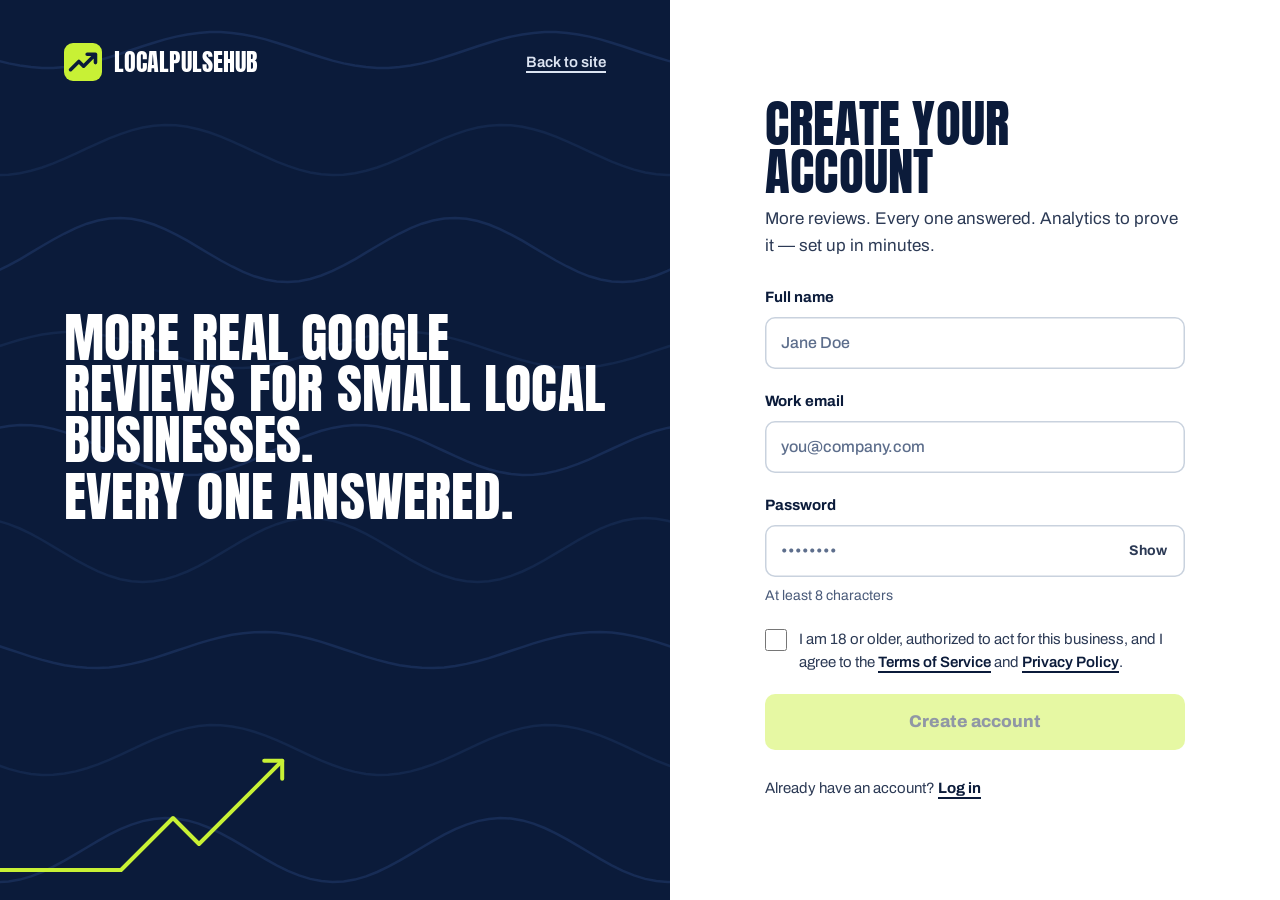
<file: signup.html>
<!doctype html>
<html lang="en">
<head>
<meta charset="utf-8">
<meta name="viewport" content="width=device-width, initial-scale=1">
<title>Sign up | LocalPulseHub</title>
<meta name="description" content="Create your LocalPulseHub account: more reviews, every one answered, analytics to prove it.">
<meta name="robots" content="noindex, follow">
<link rel="canonical" href="https://localpulsehub.com/signup">
<meta name="theme-color" content="#0B1B3A">
<link rel="icon" type="image/svg+xml" href="data:image/svg+xml,%3Csvg xmlns='http://www.w3.org/2000/svg' viewBox='0 0 32 32'%3E%3Crect width='32' height='32' rx='7' fill='%23C8F135'/%3E%3Cpath d='M5.5 22.5L12.5 15.5L16.5 19.5L26.5 9.5M19.5 9.5H26.5V16.5' fill='none' stroke='%230B1B3A' stroke-width='3.4' stroke-linecap='round' stroke-linejoin='round'/%3E%3C/svg%3E">
<link rel="preload" href="fonts/anton-latin-400-normal.woff2" as="font" type="font/woff2" crossorigin>
<link rel="preload" href="fonts/archivo-latin-400-normal.woff2" as="font" type="font/woff2" crossorigin>
<link rel="stylesheet" href="assets/site.css">
<style>.skip:focus{left:16px !important;top:16px;z-index:10;background:#C8F135;color:#0B1B3A;padding:10px 14px;border-radius:8px;font-weight:700}</style>
</head>
<body>
<a href="#main" class="skip" style="position:absolute;left:-9999px">Skip to content</a>

<main id="main" class="auth">
<section class="auth-art" aria-label="LocalPulseHub">
<div class="waves" style="position: absolute; left: 0; top: 0; width: 200%; height: 100%" aria-hidden="true"><svg width="100%" height="100%" viewBox="0 0 2880 900" preserveAspectRatio="none" aria-hidden="true"><path d="M0 50.0 L24 53.7 L48 57.3 L72 60.6 L96 63.4 L120 65.6 L144 67.1 L168 67.9 L192 67.9 L216 67.1 L240 65.6 L264 63.4 L288 60.6 L312 57.3 L336 53.7 L360 50.0 L384 46.3 L408 42.7 L432 39.4 L456 36.6 L480 34.4 L504 32.9 L528 32.1 L552 32.1 L576 32.9 L600 34.4 L624 36.6 L648 39.4 L672 42.7 L696 46.3 L720 50.0 L744 53.7 L768 57.3 L792 60.6 L816 63.4 L840 65.6 L864 67.1 L888 67.9 L912 67.9 L936 67.1 L960 65.6 L984 63.4 L1008 60.6 L1032 57.3 L1056 53.7 L1080 50.0 L1104 46.3 L1128 42.7 L1152 39.4 L1176 36.6 L1200 34.4 L1224 32.9 L1248 32.1 L1272 32.1 L1296 32.9 L1320 34.4 L1344 36.6 L1368 39.4 L1392 42.7 L1416 46.3 L1440 50.0 L1464 53.7 L1488 57.3 L1512 60.6 L1536 63.4 L1560 65.6 L1584 67.1 L1608 67.9 L1632 67.9 L1656 67.1 L1680 65.6 L1704 63.4 L1728 60.6 L1752 57.3 L1776 53.7 L1800 50.0 L1824 46.3 L1848 42.7 L1872 39.4 L1896 36.6 L1920 34.4 L1944 32.9 L1968 32.1 L1992 32.1 L2016 32.9 L2040 34.4 L2064 36.6 L2088 39.4 L2112 42.7 L2136 46.3 L2160 50.0 L2184 53.7 L2208 57.3 L2232 60.6 L2256 63.4 L2280 65.6 L2304 67.1 L2328 67.9 L2352 67.9 L2376 67.1 L2400 65.6 L2424 63.4 L2448 60.6 L2472 57.3 L2496 53.7 L2520 50.0 L2544 46.3 L2568 42.7 L2592 39.4 L2616 36.6 L2640 34.4 L2664 32.9 L2688 32.1 L2712 32.1 L2736 32.9 L2760 34.4 L2784 36.6 L2808 39.4 L2832 42.7 L2856 46.3 L2880 50.0" fill="none" stroke="#172C55" stroke-width="2.5" vector-effect="non-scaling-stroke"></path><path d="M0 169.6 L24 172.4 L48 174.2 L72 175.0 L96 174.7 L120 173.2 L144 170.8 L168 167.5 L192 163.4 L216 158.7 L240 153.7 L264 148.4 L288 143.3 L312 138.4 L336 134.1 L360 130.4 L384 127.6 L408 125.8 L432 125.0 L456 125.3 L480 126.8 L504 129.2 L528 132.5 L552 136.6 L576 141.3 L600 146.3 L624 151.6 L648 156.7 L672 161.6 L696 165.9 L720 169.6 L744 172.4 L768 174.2 L792 175.0 L816 174.7 L840 173.2 L864 170.8 L888 167.5 L912 163.4 L936 158.7 L960 153.7 L984 148.4 L1008 143.3 L1032 138.4 L1056 134.1 L1080 130.4 L1104 127.6 L1128 125.8 L1152 125.0 L1176 125.3 L1200 126.8 L1224 129.2 L1248 132.5 L1272 136.6 L1296 141.3 L1320 146.3 L1344 151.6 L1368 156.7 L1392 161.6 L1416 165.9 L1440 169.6 L1464 172.4 L1488 174.2 L1512 175.0 L1536 174.7 L1560 173.2 L1584 170.8 L1608 167.5 L1632 163.4 L1656 158.7 L1680 153.7 L1704 148.4 L1728 143.3 L1752 138.4 L1776 134.1 L1800 130.4 L1824 127.6 L1848 125.8 L1872 125.0 L1896 125.3 L1920 126.8 L1944 129.2 L1968 132.5 L1992 136.6 L2016 141.3 L2040 146.3 L2064 151.6 L2088 156.7 L2112 161.6 L2136 165.9 L2160 169.6 L2184 172.4 L2208 174.2 L2232 175.0 L2256 174.7 L2280 173.2 L2304 170.8 L2328 167.5 L2352 163.4 L2376 158.7 L2400 153.7 L2424 148.4 L2448 143.3 L2472 138.4 L2496 134.1 L2520 130.4 L2544 127.6 L2568 125.8 L2592 125.0 L2616 125.3 L2640 126.8 L2664 129.2 L2688 132.5 L2712 136.6 L2736 141.3 L2760 146.3 L2784 151.6 L2808 156.7 L2832 161.6 L2856 165.9 L2880 169.6" fill="none" stroke="#13274C" stroke-width="2.5" vector-effect="non-scaling-stroke"></path><path d="M0 281.2 L24 279.0 L48 275.5 L72 270.9 L96 265.4 L120 259.3 L144 252.7 L168 246.0 L192 239.5 L216 233.5 L240 228.1 L264 223.7 L288 220.5 L312 218.6 L336 218.0 L360 218.8 L384 221.0 L408 224.5 L432 229.1 L456 234.6 L480 240.7 L504 247.3 L528 254.0 L552 260.5 L576 266.5 L600 271.9 L624 276.3 L648 279.5 L672 281.4 L696 282.0 L720 281.2 L744 279.0 L768 275.5 L792 270.9 L816 265.4 L840 259.3 L864 252.7 L888 246.0 L912 239.5 L936 233.5 L960 228.1 L984 223.7 L1008 220.5 L1032 218.6 L1056 218.0 L1080 218.8 L1104 221.0 L1128 224.5 L1152 229.1 L1176 234.6 L1200 240.7 L1224 247.3 L1248 254.0 L1272 260.5 L1296 266.5 L1320 271.9 L1344 276.3 L1368 279.5 L1392 281.4 L1416 282.0 L1440 281.2 L1464 279.0 L1488 275.5 L1512 270.9 L1536 265.4 L1560 259.3 L1584 252.7 L1608 246.0 L1632 239.5 L1656 233.5 L1680 228.1 L1704 223.7 L1728 220.5 L1752 218.6 L1776 218.0 L1800 218.8 L1824 221.0 L1848 224.5 L1872 229.1 L1896 234.6 L1920 240.7 L1944 247.3 L1968 254.0 L1992 260.5 L2016 266.5 L2040 271.9 L2064 276.3 L2088 279.5 L2112 281.4 L2136 282.0 L2160 281.2 L2184 279.0 L2208 275.5 L2232 270.9 L2256 265.4 L2280 259.3 L2304 252.7 L2328 246.0 L2352 239.5 L2376 233.5 L2400 228.1 L2424 223.7 L2448 220.5 L2472 218.6 L2496 218.0 L2520 218.8 L2544 221.0 L2568 224.5 L2592 229.1 L2616 234.6 L2640 240.7 L2664 247.3 L2688 254.0 L2712 260.5 L2736 266.5 L2760 271.9 L2784 276.3 L2808 279.5 L2832 281.4 L2856 282.0 L2880 281.2" fill="none" stroke="#172C55" stroke-width="2.5" vector-effect="non-scaling-stroke"></path><path d="M0 357.7 L24 354.1 L48 350.4 L72 346.7 L96 343.1 L120 339.8 L144 336.9 L168 334.6 L192 333.0 L216 332.1 L240 332.1 L264 332.8 L288 334.2 L312 336.4 L336 339.1 L360 342.3 L384 345.9 L408 349.6 L432 353.3 L456 356.9 L480 360.2 L504 363.1 L528 365.4 L552 367.0 L576 367.9 L600 367.9 L624 367.2 L648 365.8 L672 363.6 L696 360.9 L720 357.7 L744 354.1 L768 350.4 L792 346.7 L816 343.1 L840 339.8 L864 336.9 L888 334.6 L912 333.0 L936 332.1 L960 332.1 L984 332.8 L1008 334.2 L1032 336.4 L1056 339.1 L1080 342.3 L1104 345.9 L1128 349.6 L1152 353.3 L1176 356.9 L1200 360.2 L1224 363.1 L1248 365.4 L1272 367.0 L1296 367.9 L1320 367.9 L1344 367.2 L1368 365.8 L1392 363.6 L1416 360.9 L1440 357.7 L1464 354.1 L1488 350.4 L1512 346.7 L1536 343.1 L1560 339.8 L1584 336.9 L1608 334.6 L1632 333.0 L1656 332.1 L1680 332.1 L1704 332.8 L1728 334.2 L1752 336.4 L1776 339.1 L1800 342.3 L1824 345.9 L1848 349.6 L1872 353.3 L1896 356.9 L1920 360.2 L1944 363.1 L1968 365.4 L1992 367.0 L2016 367.9 L2040 367.9 L2064 367.2 L2088 365.8 L2112 363.6 L2136 360.9 L2160 357.7 L2184 354.1 L2208 350.4 L2232 346.7 L2256 343.1 L2280 339.8 L2304 336.9 L2328 334.6 L2352 333.0 L2376 332.1 L2400 332.1 L2424 332.8 L2448 334.2 L2472 336.4 L2496 339.1 L2520 342.3 L2544 345.9 L2568 349.6 L2592 353.3 L2616 356.9 L2640 360.2 L2664 363.1 L2688 365.4 L2712 367.0 L2736 367.9 L2760 367.9 L2784 367.2 L2808 365.8 L2832 363.6 L2856 360.9 L2880 357.7" fill="none" stroke="#13274C" stroke-width="2.5" vector-effect="non-scaling-stroke"></path><path d="M0 438.9 L24 434.5 L48 430.8 L72 427.9 L96 425.9 L120 425.1 L144 425.3 L168 426.5 L192 428.9 L216 432.1 L240 436.1 L264 440.7 L288 445.8 L312 451.0 L336 456.2 L360 461.1 L384 465.5 L408 469.2 L432 472.1 L456 474.1 L480 474.9 L504 474.7 L528 473.5 L552 471.1 L576 467.9 L600 463.9 L624 459.3 L648 454.2 L672 449.0 L696 443.8 L720 438.9 L744 434.5 L768 430.8 L792 427.9 L816 425.9 L840 425.1 L864 425.3 L888 426.5 L912 428.9 L936 432.1 L960 436.1 L984 440.7 L1008 445.8 L1032 451.0 L1056 456.2 L1080 461.1 L1104 465.5 L1128 469.2 L1152 472.1 L1176 474.1 L1200 474.9 L1224 474.7 L1248 473.5 L1272 471.1 L1296 467.9 L1320 463.9 L1344 459.3 L1368 454.2 L1392 449.0 L1416 443.8 L1440 438.9 L1464 434.5 L1488 430.8 L1512 427.9 L1536 425.9 L1560 425.1 L1584 425.3 L1608 426.5 L1632 428.9 L1656 432.1 L1680 436.1 L1704 440.7 L1728 445.8 L1752 451.0 L1776 456.2 L1800 461.1 L1824 465.5 L1848 469.2 L1872 472.1 L1896 474.1 L1920 474.9 L1944 474.7 L1968 473.5 L1992 471.1 L2016 467.9 L2040 463.9 L2064 459.3 L2088 454.2 L2112 449.0 L2136 443.8 L2160 438.9 L2184 434.5 L2208 430.8 L2232 427.9 L2256 425.9 L2280 425.1 L2304 425.3 L2328 426.5 L2352 428.9 L2376 432.1 L2400 436.1 L2424 440.7 L2448 445.8 L2472 451.0 L2496 456.2 L2520 461.1 L2544 465.5 L2568 469.2 L2592 472.1 L2616 474.1 L2640 474.9 L2664 474.7 L2688 473.5 L2712 471.1 L2736 467.9 L2760 463.9 L2784 459.3 L2808 454.2 L2832 449.0 L2856 443.8 L2880 438.9" fill="none" stroke="#172C55" stroke-width="2.5" vector-effect="non-scaling-stroke"></path><path d="M0 518.7 L24 518.0 L48 518.7 L72 520.7 L96 524.1 L120 528.5 L144 533.9 L168 540.0 L192 546.6 L216 553.3 L240 559.8 L264 565.9 L288 571.3 L312 575.8 L336 579.2 L360 581.3 L384 582.0 L408 581.3 L432 579.3 L456 575.9 L480 571.5 L504 566.1 L528 560.0 L552 553.4 L576 546.7 L600 540.2 L624 534.1 L648 528.7 L672 524.2 L696 520.8 L720 518.7 L744 518.0 L768 518.7 L792 520.7 L816 524.1 L840 528.5 L864 533.9 L888 540.0 L912 546.6 L936 553.3 L960 559.8 L984 565.9 L1008 571.3 L1032 575.8 L1056 579.2 L1080 581.3 L1104 582.0 L1128 581.3 L1152 579.3 L1176 575.9 L1200 571.5 L1224 566.1 L1248 560.0 L1272 553.4 L1296 546.7 L1320 540.2 L1344 534.1 L1368 528.7 L1392 524.2 L1416 520.8 L1440 518.7 L1464 518.0 L1488 518.7 L1512 520.7 L1536 524.1 L1560 528.5 L1584 533.9 L1608 540.0 L1632 546.6 L1656 553.3 L1680 559.8 L1704 565.9 L1728 571.3 L1752 575.8 L1776 579.2 L1800 581.3 L1824 582.0 L1848 581.3 L1872 579.3 L1896 575.9 L1920 571.5 L1944 566.1 L1968 560.0 L1992 553.4 L2016 546.7 L2040 540.2 L2064 534.1 L2088 528.7 L2112 524.2 L2136 520.8 L2160 518.7 L2184 518.0 L2208 518.7 L2232 520.7 L2256 524.1 L2280 528.5 L2304 533.9 L2328 540.0 L2352 546.6 L2376 553.3 L2400 559.8 L2424 565.9 L2448 571.3 L2472 575.8 L2496 579.2 L2520 581.3 L2544 582.0 L2568 581.3 L2592 579.3 L2616 575.9 L2640 571.5 L2664 566.1 L2688 560.0 L2712 553.4 L2736 546.7 L2760 540.2 L2784 534.1 L2808 528.7 L2832 524.2 L2856 520.8 L2880 518.7" fill="none" stroke="#13274C" stroke-width="2.5" vector-effect="non-scaling-stroke"></path><path d="M0 636.1 L24 638.8 L48 641.9 L72 645.5 L96 649.2 L120 652.9 L144 656.6 L168 659.9 L192 662.8 L216 665.2 L240 666.8 L264 667.8 L288 668.0 L312 667.4 L336 666.0 L360 663.9 L384 661.2 L408 658.1 L432 654.5 L456 650.8 L480 647.1 L504 643.4 L528 640.1 L552 637.2 L576 634.8 L600 633.2 L624 632.2 L648 632.0 L672 632.6 L696 634.0 L720 636.1 L744 638.8 L768 641.9 L792 645.5 L816 649.2 L840 652.9 L864 656.6 L888 659.9 L912 662.8 L936 665.2 L960 666.8 L984 667.8 L1008 668.0 L1032 667.4 L1056 666.0 L1080 663.9 L1104 661.2 L1128 658.1 L1152 654.5 L1176 650.8 L1200 647.1 L1224 643.4 L1248 640.1 L1272 637.2 L1296 634.8 L1320 633.2 L1344 632.2 L1368 632.0 L1392 632.6 L1416 634.0 L1440 636.1 L1464 638.8 L1488 641.9 L1512 645.5 L1536 649.2 L1560 652.9 L1584 656.6 L1608 659.9 L1632 662.8 L1656 665.2 L1680 666.8 L1704 667.8 L1728 668.0 L1752 667.4 L1776 666.0 L1800 663.9 L1824 661.2 L1848 658.1 L1872 654.5 L1896 650.8 L1920 647.1 L1944 643.4 L1968 640.1 L1992 637.2 L2016 634.8 L2040 633.2 L2064 632.2 L2088 632.0 L2112 632.6 L2136 634.0 L2160 636.1 L2184 638.8 L2208 641.9 L2232 645.5 L2256 649.2 L2280 652.9 L2304 656.6 L2328 659.9 L2352 662.8 L2376 665.2 L2400 666.8 L2424 667.8 L2448 668.0 L2472 667.4 L2496 666.0 L2520 663.9 L2544 661.2 L2568 658.1 L2592 654.5 L2616 650.8 L2640 647.1 L2664 643.4 L2688 640.1 L2712 637.2 L2736 634.8 L2760 633.2 L2784 632.2 L2808 632.0 L2832 632.6 L2856 634.0 L2880 636.1" fill="none" stroke="#172C55" stroke-width="2.5" vector-effect="non-scaling-stroke"></path><path d="M0 750.4 L24 755.6 L48 760.6 L72 765.0 L96 768.9 L120 771.9 L144 773.9 L168 774.9 L192 774.8 L216 773.6 L240 771.4 L264 768.3 L288 764.4 L312 759.8 L336 754.8 L360 749.6 L384 744.4 L408 739.4 L432 735.0 L456 731.1 L480 728.1 L504 726.1 L528 725.1 L552 725.2 L576 726.4 L600 728.6 L624 731.7 L648 735.6 L672 740.2 L696 745.2 L720 750.4 L744 755.6 L768 760.6 L792 765.0 L816 768.9 L840 771.9 L864 773.9 L888 774.9 L912 774.8 L936 773.6 L960 771.4 L984 768.3 L1008 764.4 L1032 759.8 L1056 754.8 L1080 749.6 L1104 744.4 L1128 739.4 L1152 735.0 L1176 731.1 L1200 728.1 L1224 726.1 L1248 725.1 L1272 725.2 L1296 726.4 L1320 728.6 L1344 731.7 L1368 735.6 L1392 740.2 L1416 745.2 L1440 750.4 L1464 755.6 L1488 760.6 L1512 765.0 L1536 768.9 L1560 771.9 L1584 773.9 L1608 774.9 L1632 774.8 L1656 773.6 L1680 771.4 L1704 768.3 L1728 764.4 L1752 759.8 L1776 754.8 L1800 749.6 L1824 744.4 L1848 739.4 L1872 735.0 L1896 731.1 L1920 728.1 L1944 726.1 L1968 725.1 L1992 725.2 L2016 726.4 L2040 728.6 L2064 731.7 L2088 735.6 L2112 740.2 L2136 745.2 L2160 750.4 L2184 755.6 L2208 760.6 L2232 765.0 L2256 768.9 L2280 771.9 L2304 773.9 L2328 774.9 L2352 774.8 L2376 773.6 L2400 771.4 L2424 768.3 L2448 764.4 L2472 759.8 L2496 754.8 L2520 749.6 L2544 744.4 L2568 739.4 L2592 735.0 L2616 731.1 L2640 728.1 L2664 726.1 L2688 725.1 L2712 725.2 L2736 726.4 L2760 728.6 L2784 731.7 L2808 735.6 L2832 740.2 L2856 745.2 L2880 750.4" fill="none" stroke="#13274C" stroke-width="2.5" vector-effect="non-scaling-stroke"></path><path d="M0 875.4 L24 878.9 L48 881.1 L72 882.0 L96 881.5 L120 879.6 L144 876.4 L168 872.0 L192 866.7 L216 860.7 L240 854.2 L264 847.5 L288 840.9 L312 834.7 L336 829.2 L360 824.6 L384 821.1 L408 818.9 L432 818.0 L456 818.5 L480 820.4 L504 823.6 L528 828.0 L552 833.3 L576 839.3 L600 845.8 L624 852.5 L648 859.1 L672 865.3 L696 870.8 L720 875.4 L744 878.9 L768 881.1 L792 882.0 L816 881.5 L840 879.6 L864 876.4 L888 872.0 L912 866.7 L936 860.7 L960 854.2 L984 847.5 L1008 840.9 L1032 834.7 L1056 829.2 L1080 824.6 L1104 821.1 L1128 818.9 L1152 818.0 L1176 818.5 L1200 820.4 L1224 823.6 L1248 828.0 L1272 833.3 L1296 839.3 L1320 845.8 L1344 852.5 L1368 859.1 L1392 865.3 L1416 870.8 L1440 875.4 L1464 878.9 L1488 881.1 L1512 882.0 L1536 881.5 L1560 879.6 L1584 876.4 L1608 872.0 L1632 866.7 L1656 860.7 L1680 854.2 L1704 847.5 L1728 840.9 L1752 834.7 L1776 829.2 L1800 824.6 L1824 821.1 L1848 818.9 L1872 818.0 L1896 818.5 L1920 820.4 L1944 823.6 L1968 828.0 L1992 833.3 L2016 839.3 L2040 845.8 L2064 852.5 L2088 859.1 L2112 865.3 L2136 870.8 L2160 875.4 L2184 878.9 L2208 881.1 L2232 882.0 L2256 881.5 L2280 879.6 L2304 876.4 L2328 872.0 L2352 866.7 L2376 860.7 L2400 854.2 L2424 847.5 L2448 840.9 L2472 834.7 L2496 829.2 L2520 824.6 L2544 821.1 L2568 818.9 L2592 818.0 L2616 818.5 L2640 820.4 L2664 823.6 L2688 828.0 L2712 833.3 L2736 839.3 L2760 845.8 L2784 852.5 L2808 859.1 L2832 865.3 L2856 870.8 L2880 875.4" fill="none" stroke="#172C55" stroke-width="2.5" vector-effect="non-scaling-stroke"></path></svg></div>
<div class="art-top"><a href="index.html" aria-label="LocalPulseHub home" style="display: flex; align-items: center; gap: 12px; text-decoration: none"><span style="width: 38px; height: 38px; border-radius: 9px; background: #C8F135; display: flex; align-items: center; justify-content: center"><svg width="38" height="38" viewBox="0 0 32 32" aria-hidden="true"><path d="M5.5 22.5L12.5 15.5L16.5 19.5L26.5 9.5M19.5 9.5H26.5V16.5" fill="none" stroke="#0B1B3A" stroke-width="3.0" stroke-linecap="round" stroke-linejoin="round"></path></svg></span><span class="d" style="font-size: 24px; line-height: 1; color: #FFFFFF">LocalPulseHub</span></a>
<a href="index.html" style="color: #DCE4F2; font-size: 15px; font-weight: 600; padding: 10px 0">Back to site</a></div>
<div class="art-copy"><p class="d">More real Google reviews for small local businesses. <span style="display: block; margin-top: 0.12em">Every one answered.</span></p></div>
<div class="pulse pulse-plain" data-x="0.18" data-a="52" style="height: 210px" aria-hidden="true"><svg class="pl-svg" width="100%" height="210" viewBox="0 0 1440 210" preserveAspectRatio="xMinYMax meet"><path class="pl-line" pathLength="1" fill="none" stroke="#C8F135" stroke-width="4" stroke-linecap="round" stroke-linejoin="round"></path><path class="pl-head" pathLength="1" fill="none" stroke="#C8F135" stroke-width="4" stroke-linecap="round" stroke-linejoin="round"></path></svg></div>
</section>
<section class="auth-form" aria-label="Sign up">
<div class="auth-card">
<div class="auth-in"><h1 class="d">Create your account</h1><p class="lede">More reviews. Every one answered. Analytics to prove it — set up in minutes.</p></div>
<p class="founding-note auth-in" hidden><svg width="18" height="18" viewBox="0 0 32 32" aria-hidden="true"><path d="M5.5 22.5L12.5 15.5L16.5 19.5L26.5 9.5M19.5 9.5H26.5V16.5" fill="none" stroke="#C8F135" stroke-width="3.0" stroke-linecap="round" stroke-linejoin="round"></path></svg><span>Founding offer: 2 months free — checkout opens right after signup, discount already applied.</span></p>
<form class="auth-form-el auth-in" novalidate style="display: flex; flex-direction: column; gap: 20px">
<div class="field"><label for="name">Full name</label><input id="name" name="name" type="text" autocomplete="name" placeholder="Jane Doe" required data-name="full name" aria-describedby="name-err"><p class="err" id="name-err" aria-live="polite"></p></div>
<div class="field"><label for="email">Work email</label><input id="email" name="email" type="email" autocomplete="email" placeholder="you@company.com" required data-name="work email" aria-describedby="email-err"><p class="err" id="email-err" aria-live="polite"></p></div>
<div class="field"><label for="password">Password</label><div class="input-wrap"><input id="password" name="password" type="password" autocomplete="new-password" placeholder="••••••••" minlength="8" required data-name="password" aria-describedby="password-hint password-err"><button type="button" class="reveal-pw" aria-controls="password" aria-pressed="false">Show</button></div><p class="hint" id="password-hint">At least 8 characters</p><p class="err" id="password-err" aria-live="polite"></p></div>
<label class="consent" for="consent"><input id="consent" type="checkbox" required><span>I am 18 or older, authorized to act for this business, and I agree to the <a href="https://localpulsehub.com/terms" target="_blank" rel="noopener">Terms of Service</a> and <a href="https://localpulsehub.com/privacy" target="_blank" rel="noopener">Privacy Policy</a>.</span></label>
<button type="submit" class="submit" data-loading="Creating account…"><span class="spinner" aria-hidden="true"></span><span class="btn-label">Create account</span></button>
<p class="preview-note" role="status"></p>
</form>
<p class="switch auth-in">Already have an account? <a href="login.html">Log in</a></p>
</div>
</section>
</main>

<script src="assets/site.js"></script>
</body>
</html>
</file>
<file: assets/site.css>
.skip:focus{left:16px !important;top:16px;z-index:10;background:#C8F135;color:#0B1B3A;padding:10px 14px;border-radius:8px;font-weight:700}

body{margin:0;background:#FFFFFF}
a{color:#0B1B3A}a:hover{color:#0B1B3A}
.d{font-family:Anton,Impact,sans-serif;font-weight:400;text-transform:uppercase;letter-spacing:0.004em}
a:focus-visible,button:focus-visible{outline:3px solid #C8F135;outline-offset:3px;border-radius:6px}
.btn-lime{transition:background-color .15s ease}
.btn-lime:hover{background:#D6F75E}
@keyframes drift{from{transform:translateX(0)}to{transform:translateX(-50%)}}
.h-line{opacity:0;animation:rise .8s cubic-bezier(.2,.7,.2,1) forwards}
.h-l2{animation-delay:.12s}.h-l3{animation-delay:.24s}.h-l4{animation-delay:.42s}.h-l5{animation-delay:.56s}
@keyframes rise{from{opacity:0;transform:translateY(28px)}to{opacity:1;transform:none}}
.pulse-path{stroke-dasharray:1;stroke-dashoffset:1;animation:draw 2.2s cubic-bezier(.6,0,.2,1) .7s forwards}
.pulse-head{opacity:0;animation:fadein .3s ease 2.8s forwards}
@keyframes draw{to{stroke-dashoffset:0}}
@keyframes fadein{to{opacity:1}}
.ph{animation-duration:12s;animation-iteration-count:infinite;animation-timing-function:ease;animation-delay:1.2s;opacity:0}
.ph-review{animation-name:phReview}.ph-alert{animation-name:phAlert}.ph-typing{animation-name:phTyping}.ph-reply{animation-name:phReply}.ph-approve{animation-name:phApprove}.ph-done{animation-name:phDone}.ph-btn{animation-name:phBtn;opacity:1}
@keyframes phReview{0%,4%{opacity:0;transform:translateY(-14px)}9%,90%{opacity:1;transform:none}96%,100%{opacity:0}}
@keyframes phAlert{0%,16%{opacity:0;transform:translateY(-10px)}21%,90%{opacity:1;transform:none}96%,100%{opacity:0}}
@keyframes phTyping{0%,27%{opacity:0}30%,37%{opacity:1}40%,100%{opacity:0}}
@keyframes phReply{0%,38%{opacity:0;transform:translateY(8px)}43%,90%{opacity:1;transform:none}96%,100%{opacity:0}}
@keyframes phApprove{0%,50%{opacity:0}55%,90%{opacity:1}96%,100%{opacity:0}}
@keyframes phBtn{0%,63%{transform:none}65%{transform:scale(.94)}68%,100%{transform:none}}
@keyframes phDone{0%,66%{opacity:0;transform:scale(.6)}70%,90%{opacity:1;transform:none}96%,100%{opacity:0}}
.dot{animation:dot 1s ease-in-out infinite}.dot2{animation-delay:.15s}.dot3{animation-delay:.3s}
@keyframes dot{0%,100%{opacity:.3}50%{opacity:1}}
@supports (animation-timeline: view()){
.on-view-alert{animation:alertIn linear both;animation-timeline:view();animation-range:entry 30% cover 45%}
.on-view-typing{animation:typingOut linear both;animation-timeline:view();animation-range:entry 40% cover 50%}
.on-view-answer{animation:answerIn linear both;animation-timeline:view();animation-range:entry 45% cover 55%}
}
@keyframes alertIn{from{opacity:0;transform:translateY(-24px)}to{opacity:1;transform:none}}
@keyframes typingOut{0%,70%{opacity:1}100%{opacity:0}}
@keyframes answerIn{0%,50%{opacity:0;transform:translateY(10px)}100%{opacity:1;transform:none}}
/* focal: a beat travels the pulse line each time a reply is approved (synced to the 12s phone loop) */
.beat{stroke-dasharray:0.07 1;stroke-dashoffset:0.07;opacity:0;animation:beat 12s cubic-bezier(0.16,1,0.3,1) 1.2s infinite}
@keyframes beat{0%,64%{stroke-dashoffset:0.07;opacity:0}66%{opacity:1}84%{stroke-dashoffset:-1;opacity:1}86%,100%{stroke-dashoffset:-1;opacity:0}}
.pulse-path{transition:none}
/* feedback: short, fast responses to the visitor's own actions */
.enter{animation:enter .28s cubic-bezier(0.16,1,0.3,1)}
@keyframes enter{from{opacity:0;transform:translateY(8px)}to{opacity:1;transform:none}}
.reveal-ans{animation:ans .24s cubic-bezier(0.16,1,0.3,1)}
@keyframes ans{from{opacity:0;clip-path:inset(0 0 100% 0)}to{opacity:1;clip-path:inset(0 0 0 0)}}
.press{transition:transform .12s ease, background-color .15s ease}
.press:active{transform:scale(.97)}
.faq-sign{transition:transform .24s cubic-bezier(0.16,1,0.3,1), background-color .2s ease}
/* scroll = the customer's day: the line draws from counter to evening, stops light up as it arrives */
@supports (animation-timeline: view()){
.day-line{stroke-dasharray:1;animation:dayDraw linear both;animation-timeline:view();animation-range:entry 20% cover 55%}
.day-stop{animation:stopOn linear both;animation-timeline:view();animation-range:entry 30% cover 40%}
.day-stop-2{animation-range:entry 45% cover 48%}
.day-stop-3{animation-range:entry 60% cover 56%}
}
@keyframes dayDraw{from{stroke-dashoffset:1}to{stroke-dashoffset:0}}
@keyframes stopOn{0%,80%{background:#D5DCE6}100%{background:#C8F135}}

/* ---- hero: three ways to ask for a review (15s loop, 5s per way) ---- */
.hs-scene{position:absolute;inset:0;padding:48px 16px 16px;display:flex;flex-direction:column;gap:12px;opacity:0;animation:hsScene 15s linear infinite}
.hs-d0{animation-delay:.8s}.hs-d1{animation-delay:5.8s}.hs-d2{animation-delay:10.8s}
@keyframes hsScene{0%{opacity:0}1.5%,31.5%{opacity:1}33.3%,100%{opacity:0}}
.hs-msg{opacity:0;animation:hsMsg 15s cubic-bezier(0.16,1,0.3,1) infinite}
@keyframes hsMsg{0%,2%{opacity:0;transform:translateY(-14px)}5%,31.5%{opacity:1;transform:none}33.3%,100%{opacity:0}}
.hs-link{animation:hsTap 15s ease infinite}
@keyframes hsTap{0%,11%{background:transparent;transform:none}12.5%{background:rgba(200,241,53,.55);transform:scale(.96)}14%,100%{background:transparent;transform:none}}
.hs-link.hs-d2{animation-name:hsTapBtn}
@keyframes hsTapBtn{0%,11%{transform:none}12.5%{transform:scale(.9)}14%,100%{transform:none}}
.hs-g{position:absolute;left:12px;right:12px;bottom:14px;background:#FFFFFF;border-radius:20px;padding:16px;display:flex;flex-direction:column;gap:10px;box-shadow:0 -10px 30px -14px rgba(0,0,0,.28);opacity:0;transform:translateY(40px);animation:hsG 15s cubic-bezier(0.16,1,0.3,1) infinite}
@keyframes hsG{0%,15%{opacity:0;transform:translateY(40px)}17.5%,31.5%{opacity:1;transform:none}33.3%,100%{opacity:0;transform:translateY(40px)}}
.gs path{fill:#DCE2EC;animation:hsStar1 15s ease infinite}
.gs1 path{animation-name:hsStar1}.gs2 path{animation-name:hsStar2}.gs3 path{animation-name:hsStar3}.gs4 path{animation-name:hsStar4}.gs5 path{animation-name:hsStar5}
@keyframes hsStar1{0%,19%{fill:#DCE2EC}19.6%,32%{fill:#F5B700}33.3%,100%{fill:#DCE2EC}}
@keyframes hsStar2{0%,19.8%{fill:#DCE2EC}20.4%,32%{fill:#F5B700}33.3%,100%{fill:#DCE2EC}}
@keyframes hsStar3{0%,20.6%{fill:#DCE2EC}21.2%,32%{fill:#F5B700}33.3%,100%{fill:#DCE2EC}}
@keyframes hsStar4{0%,21.4%{fill:#DCE2EC}22%,32%{fill:#F5B700}33.3%,100%{fill:#DCE2EC}}
@keyframes hsStar5{0%,22.2%{fill:#DCE2EC}22.8%,32%{fill:#F5B700}33.3%,100%{fill:#DCE2EC}}
.hs-pill{position:relative;border:0;cursor:pointer;padding:7px 14px;border-radius:999px;display:flex;align-items:center;line-height:1.2;font-family:Archivo,sans-serif;background:transparent;color:#A9B8D2;animation:hsPill 15s linear infinite}
.hs-pill-t{font-size:13px;font-weight:800}.hs-pill::after{content:"";position:absolute;inset:-6px -2px}.hs-pill-s{font-size:12px;font-weight:600;opacity:.85}
.hs-pill:hover{box-shadow:inset 0 0 0 1.5px #4A6396}
@keyframes hsPill{0%{background:transparent;color:#A9B8D2}1%,32%{background:#C8F135;color:#0B1B3A}33.3%,100%{background:transparent;color:#A9B8D2}}
.hs-scanline{position:absolute;left:8%;right:8%;top:10%;height:3px;border-radius:3px;background:#C8F135;animation:hsScan 1.6s ease-in-out infinite alternate}
@keyframes hsScan{from{top:10%}to{top:88%}}
.hs-qrpop{animation-name:hsQr}
@keyframes hsQr{0%,6%{opacity:0;transform:translateY(12px)}8.5%,31.5%{opacity:1;transform:none}33.3%,100%{opacity:0}}
.hs-d0{animation-delay:.8s !important}.hs-d1{animation-delay:5.8s !important}.hs-d2{animation-delay:10.8s !important}
.hs-g.hs-d0 .gs path{animation-delay:.8s !important}.hs-g.hs-d1 .gs path{animation-delay:5.8s !important}.hs-g.hs-d2 .gs path{animation-delay:10.8s !important}

.hs-pause{position:relative;flex:none;width:34px;height:34px;border:0;border-radius:999px;background:#13284F;color:#DCE4F2;cursor:pointer;display:flex;align-items:center;justify-content:center;transition:background-color .15s ease}
.hs-pause:hover{background:#1E3566}
.hs-pause::after{content:"";position:absolute;inset:-5px}
.hs-pause .i-play{display:none}
.hs-paused .hs-pause .i-play{display:block}.hs-paused .hs-pause .i-pause{display:none}
.hs-paused .hs-wrap *,.hs-paused .pulse-hero .beat,.hs-paused .pulse-hero .beat2{animation-play-state:paused !important}
@media (prefers-reduced-motion: reduce){
 .hs-pause{display:none}
 .hs-scene,.hs-msg,.hs-g,.hs-link,.hs-pill,.gs path,.hs-scanline{animation:none !important}
 .hs-wrap[data-solo] .hs-scene,.hs-wrap[data-solo] .hs-pill{opacity:0;background:transparent;color:#A9B8D2}
 .hs-wrap[data-solo="0"] .hs-scene.hs-d0,.hs-wrap[data-solo="1"] .hs-scene.hs-d1,.hs-wrap[data-solo="2"] .hs-scene.hs-d2{opacity:1}
 .hs-wrap[data-solo] .hs-scene .hs-msg,.hs-wrap[data-solo] .hs-scene .hs-g{opacity:1;transform:none}
 .hs-wrap[data-solo] .hs-scene .gs path{fill:#F5B700}
 .hs-wrap[data-solo="0"] .hs-pill.hs-d0,.hs-wrap[data-solo="1"] .hs-pill.hs-d1,.hs-wrap[data-solo="2"] .hs-pill.hs-d2{background:#C8F135;color:#0B1B3A}
 .hs-scene.hs-d0,.hs-scene.hs-d0 .hs-msg,.hs-scene.hs-d0 .hs-g{opacity:1;transform:none}
 .hs-scene.hs-d0 .gs path{fill:#F5B700}
 .hs-pill.hs-d0{background:#C8F135;color:#0B1B3A}
}
@media (prefers-reduced-motion: reduce){
.beat,.day-line,.day-stop{animation:none}
.beat{opacity:0}
.enter,.reveal-ans{animation:fadeonly .2s ease}
@keyframes fadeonly{from{opacity:0}to{opacity:1}}
.press:active{transform:none}
.waves,.h-line,.pulse-path,.pulse-head,.ph,.dot,.on-view-alert,.on-view-typing,.on-view-answer{animation:none;opacity:1;transform:none;stroke-dashoffset:0}
.ph-typing,.ph-done,.on-view-typing{display:none}
}

/* ---- self-hosted fonts (SIL OFL, see fonts/) ---- */
@font-face{font-family:Anton;src:url(../fonts/anton-latin-400-normal.woff2) format('woff2');font-weight:400;font-display:swap}
@font-face{font-family:Archivo;src:url(../fonts/archivo-latin-400-normal.woff2) format('woff2');font-weight:400;font-display:swap}
@font-face{font-family:Archivo;src:url(../fonts/archivo-latin-500-normal.woff2) format('woff2');font-weight:500;font-display:swap}
@font-face{font-family:Archivo;src:url(../fonts/archivo-latin-600-normal.woff2) format('woff2');font-weight:600;font-display:swap}
@font-face{font-family:Archivo;src:url(../fonts/archivo-latin-700-normal.woff2) format('woff2');font-weight:700;font-display:swap}
@font-face{font-family:Archivo;src:url(../fonts/archivo-latin-800-normal.woff2) format('woff2');font-weight:800;font-display:swap}
/* ---- polish layer ---- */
:root{--navy:#0B1B3A;--deep:#071230;--lime:#C8F135;--signal:#FF6B2C;--ink:#2C3A55;--muted:#4A5B7A;--line:#D5DCE6;--mist:#EEF2F7;color-scheme:light}
*,*::before,*::after{box-sizing:border-box}
html{scroll-behavior:smooth;scroll-padding-top:16px;-webkit-text-size-adjust:100%;text-rendering:optimizeLegibility;-webkit-font-smoothing:antialiased;scrollbar-color:#4A6396 #EEF2F7}
body{font-family:Archivo,system-ui,sans-serif;line-height:1.6;color:var(--navy)}
[hidden]{display:none !important}
button{line-height:1.4}
::selection{background:var(--lime);color:var(--navy)}
input,textarea{caret-color:var(--navy)}
a{text-underline-offset:4px;text-decoration-thickness:1.5px}
h1,h2,h3{text-wrap:balance}
p,li,dd{text-wrap:pretty}
table{font-variant-numeric:tabular-nums}
.d{font-family:Anton,Impact,sans-serif}
a:focus-visible,button:focus-visible,summary:focus-visible{outline:3px solid var(--lime);outline-offset:3px;box-shadow:0 0 0 7px var(--navy);border-radius:8px}
.tab{min-height:46px;padding:10px 20px;border:0;border-radius:8px;font:800 15px/1.4 Archivo,sans-serif;cursor:pointer;background:transparent;color:var(--navy);transition:background-color .2s ease,color .2s ease}
.tab[aria-selected="true"]{background:var(--navy);color:#FFFFFF}
.tab:not([aria-selected="true"]):hover{background:var(--mist)}
.nav-link:hover{color:#FFFFFF !important;text-decoration:underline !important}
.btn-lime:active{background:#B6E01F}
footer a:hover{color:#FFFFFF !important}
.faq{border-bottom:1.5px solid var(--line)}
.faq summary{list-style:none;display:flex;align-items:center;justify-content:space-between;gap:20px;min-height:64px;padding:20px 0;font:800 18px/1.4 Archivo,sans-serif;color:var(--navy);cursor:pointer}
.faq summary::-webkit-details-marker{display:none}
.faq summary:hover{color:#13284F}
.faq-sign{flex:none;width:32px;height:32px;border-radius:999px;background:#FFFFFF;position:relative}
.faq-sign::before,.faq-sign::after{content:"";position:absolute;left:50%;top:50%;width:12px;height:2px;margin:-1px 0 0 -6px;background:var(--navy);border-radius:2px;transition:transform .24s cubic-bezier(0.16,1,0.3,1)}
.faq-sign::after{transform:rotate(90deg)}
.faq[open] .faq-sign{background:var(--lime)}
.faq[open] .faq-sign::after{transform:rotate(0deg)}
.faq p{margin:0;padding:0 52px 24px 0;font-size:17px;line-height:1.65;color:var(--ink);max-width:40em}
.menu-btn{display:none;min-height:44px;padding:10px 16px;border:0;border-radius:8px;background:#13284F;color:#FFFFFF;font:700 15px/1.4 Archivo,sans-serif;cursor:pointer}
.mobile-menu{display:flex;flex-direction:column;padding:4px 20px 18px;background:var(--navy)}
.mobile-menu a{color:#FFFFFF;text-decoration:none;font-size:17px;font-weight:700;padding:14px 8px;border-top:1px solid #1E3566}
@media (max-width:820px){
 .nav-link{display:none}
 .menu-btn{display:inline-flex;align-items:center}
 nav[aria-label="Main"] .btn-lime{display:none}
 .faq p{padding-right:0}
}
@media (min-width:821px){.mobile-menu{display:none !important}}
@media (max-width:700px){
 .pulse-svg{display:none}
}
@media (max-width:560px){
 section{padding-left:20px !important;padding-right:20px !important}
}

/* ---- scroll motion (JS adds .js to <html>; without JS everything is simply visible) ---- */
:root{--ease:cubic-bezier(0.16,1,0.3,1)}
.js [data-r="mask"]{clip-path:inset(0 0 100% 0);transform:translateY(0.35em);transition:clip-path .95s var(--ease),transform .95s var(--ease)}
.js [data-r="mask"].in{clip-path:inset(-0.2em -0.1em -0.2em -0.1em);transform:none}
.js [data-r="rise"]{opacity:0;transform:translateY(26px);transition:opacity .7s var(--ease) var(--d,0s),transform .7s var(--ease) var(--d,0s)}
.js [data-r="rise"].in{opacity:1;transform:none}
.js [data-r="draw"]{stroke-dasharray:1;stroke-dashoffset:1;transition:stroke-dashoffset 1.6s cubic-bezier(.6,0,.2,1) .15s}
.js [data-r="draw"].in{stroke-dashoffset:0}
.js [data-r="pop"]{transform:scale(.3);opacity:0;transition:transform .55s cubic-bezier(0.16,1,0.3,1) calc(var(--d,0s) + .2s)}
.js [data-r="pop"]{transition-property:transform,opacity}.js [data-r="pop"].in{transform:none;opacity:1}
.js [data-r="drop"]{opacity:0;transform:translateY(-34px) scale(.96);transition:opacity .5s var(--ease) .35s,transform .6s var(--ease) .35s}
.js [data-r="drop"].in{opacity:1;transform:none}
.js .buzz-phone.in{animation:buzz .6s ease 1s 2}
@keyframes buzz{0%,100%{transform:none}20%{transform:rotate(-2.5deg)}40%{transform:rotate(2.5deg)}60%{transform:rotate(-1.5deg)}80%{transform:rotate(1deg)}}
.js [data-r="chat"] .ai-typing{opacity:0}
.js [data-r="chat"] .ai-answer{opacity:0;transform:translateY(10px);transition:opacity .5s var(--ease) 1.9s,transform .5s var(--ease) 1.9s}
.js [data-r="chat"].in .ai-typing{animation:typing 1.8s ease .3s forwards}
.js [data-r="chat"].in .ai-answer{opacity:1;transform:none}
@keyframes typing{0%{opacity:0}12%,85%{opacity:1}100%{opacity:0}}
.js [data-col="lph"]{clip-path:inset(0 0 100% 0);transition:clip-path .55s var(--ease) calc(var(--d,0s) + .2s)}
.js [data-r="table"].in [data-col="lph"]{clip-path:inset(0 0 0 0)}
.js [data-r="card"]{opacity:0;transform:translate(60px,90px) rotate(-18deg);transition:opacity .5s ease .1s,transform 1s var(--ease) .1s}
.js [data-r="card"].in{opacity:1;transform:rotate(-3deg)}
[data-focus]{transition:opacity .45s ease}
.js .focus-on [data-focus]{opacity:.6}
.js .focus-on [data-focus].active{opacity:1}
.climb{position:fixed;right:18px;top:22vh;height:56vh;width:4px;border-radius:4px;background:rgba(143,163,199,.35);z-index:4;pointer-events:none}
.climb-fill{position:absolute;left:0;bottom:0;width:100%;height:0;border-radius:4px;background:#C8F135;outline:2px solid #0B1B3A}
.climb-head{position:absolute;top:-24px;left:50%;margin-left:-11px;background:#0B1B3A;border-radius:6px;padding:2px}
@media (max-width:820px){.climb{display:none}}
@media (prefers-reduced-motion: reduce){
 .js [data-r],.js [data-col="lph"],.js [data-r] *{transition:none !important;animation:none !important;clip-path:none !important;transform:none !important;opacity:1 !important;stroke-dashoffset:0 !important}
 .js [data-r="card"]{transform:rotate(-3deg) !important}
 .js [data-r="chat"] .ai-typing{display:none}
 .js .focus-on [data-focus]{opacity:1}
}

/* ---- critique fixes ---- */
.cmp-mobile{display:none}
@media (max-width:700px){.cmp-table{display:none !important}.cmp-mobile{display:flex}}
.approve-check{display:none}
.approve-demo[aria-pressed="true"]{background:#0B1B3A;color:#C8F135;box-shadow:inset 0 0 0 1.5px #C8F135}
.approve-demo[aria-pressed="true"] .approve-check{display:block}
.approve-demo[aria-pressed="true"] .approve-check path{stroke:#C8F135}
.res{position:relative}
.res summary::-webkit-details-marker{display:none}
.res summary::after{content:"";display:inline-block;width:7px;height:7px;margin-left:8px;border-right:2px solid currentColor;border-bottom:2px solid currentColor;transform:translateY(-3px) rotate(45deg);transition:transform .2s ease}
.res[open] summary::after{transform:translateY(1px) rotate(-135deg)}
.res-menu{position:absolute;top:calc(100% + 6px);left:-14px;min-width:260px;background:#FFFFFF;border-radius:12px;padding:8px;box-shadow:0 24px 48px -20px rgba(5,13,31,.6);z-index:20;display:flex;flex-direction:column}
.res-menu a{color:#0B1B3A;text-decoration:none;font-size:15px;font-weight:600;padding:11px 12px;border-radius:8px}
.res-menu a:hover{background:#EEF2F7}
footer nav a{display:inline-block;padding:10px 0}
footer nav{gap:0 !important}
.sticky-cta{display:none}
@media (max-width:820px){
 html{scroll-padding-bottom:96px}
 .sticky-cta{display:block;position:fixed;left:12px;right:12px;bottom:12px;z-index:30;transform:translateY(140%);transition:transform .35s cubic-bezier(0.16,1,0.3,1)}
 .sticky-cta.show{transform:none}
 .sticky-cta a{display:block;text-align:center;background:#C8F135;color:#0B1B3A;text-decoration:none;font-size:16px;font-weight:800;padding:16px;border-radius:10px;box-shadow:0 14px 30px -12px rgba(5,13,31,.7)}
}
@media (max-width:560px){
 [role="img"][aria-label^="A customer gets a review request"]{width:270px !important;height:500px !important}
}
@media (prefers-reduced-motion: reduce){.sticky-cta{transition:none}}

/* ---- pulse line: one straight baseline, exact 45-degree climb, right-angle arrowhead, drawn at real pixel size ---- */
.pulse{position:absolute;left:0;right:0;bottom:0;pointer-events:none}
.pl-svg{position:absolute;left:0;bottom:0;display:block;overflow:visible}
.pulse-hero .pl-line{stroke-dasharray:1;stroke-dashoffset:1;animation:draw 1.9s cubic-bezier(.65,0,.35,1) .6s forwards}
.pulse-hero .pl-head{stroke-dasharray:1;stroke-dashoffset:1;animation:draw .35s cubic-bezier(.2,0,0,1) 2.5s forwards}
.pl-beat{stroke-dasharray:0.06 1;stroke-dashoffset:0.06;opacity:0;animation:plBeat 5s cubic-bezier(.45,0,.2,1) .8s infinite}
@keyframes plBeat{0%,68%{stroke-dashoffset:0.06;opacity:0}70%{opacity:1}92%{stroke-dashoffset:-1;opacity:1}94%,100%{stroke-dashoffset:-1;opacity:0}}
.hs-paused .pl-beat{animation-play-state:paused !important}
@media (prefers-reduced-motion: reduce){.pulse-hero .pl-line,.pulse-hero .pl-head{animation:none;stroke-dashoffset:0}.pl-beat{display:none}}

/* ---- shared sub-page parts ---- */
.pulse-plain .pl-line{stroke-dasharray:1;stroke-dashoffset:1;animation:draw 1.9s cubic-bezier(.65,0,.35,1) .5s forwards}
.pulse-plain .pl-head{stroke-dasharray:1;stroke-dashoffset:1;animation:draw .35s cubic-bezier(.2,0,0,1) 2.4s forwards}
.page-band{position:relative;background:#0B1B3A;color:#FFFFFF;overflow:hidden}
.page-band .band-inner{position:relative;max-width:1240px;margin:0 auto;padding:clamp(56px,9vh,96px) 28px clamp(120px,15vh,160px)}
.sr-only{position:absolute;width:1px;height:1px;padding:0;margin:-1px;overflow:hidden;clip:rect(0,0,0,0);white-space:nowrap;border:0}
/* ---- auth pages ---- */
.auth{min-height:100vh;display:flex;flex-wrap:wrap;align-content:stretch;background:#FFFFFF}
.auth-art{position:relative;flex:1 1 520px;min-height:100vh;background:#0B1B3A;color:#FFFFFF;overflow:hidden;display:flex;flex-direction:column;justify-content:space-between;padding:40px clamp(28px,5vw,64px) 0}
.auth-art .art-top{position:relative;display:flex;align-items:center;justify-content:space-between;gap:16px}
.auth-art .art-copy{position:relative;margin:auto 0;padding:40px 0 190px;max-width:560px}
.auth-art .art-copy p{margin:0;font-size:clamp(40px,4.2vw,68px);line-height:.95}
.auth-form{flex:1 1 460px;display:flex;align-items:center;justify-content:center;padding:56px 28px}
.auth-card{width:100%;max-width:420px;display:flex;flex-direction:column;gap:26px}
.auth-card h1{margin:0;font-size:clamp(40px,4vw,56px);line-height:.95}
.auth-card .lede{margin:8px 0 0;font-size:17px;color:#2C3A55;max-width:34em}
.field{display:flex;flex-direction:column;gap:8px}
.field label,.field .label-row{font-size:15px;font-weight:700;color:#0B1B3A}
.label-row{display:flex;justify-content:space-between;align-items:baseline;gap:12px}
.label-row a{font-size:14px;font-weight:600;color:#2C3A55}
.input-wrap{position:relative}
.field input[type=text],.field input[type=email],.field input[type=password]{width:100%;min-height:52px;padding:14px 16px;border:0;border-radius:10px;background:#FFFFFF;box-shadow:inset 0 0 0 1.5px #C9D2DE;font:500 16px/1.4 Archivo,sans-serif;color:#0B1B3A;transition:box-shadow .15s ease}
.field input::placeholder{color:#5D6E8C}
.field input:hover{box-shadow:inset 0 0 0 1.5px #8FA3C7}
.field input:focus{outline:none;box-shadow:inset 0 0 0 2px #0B1B3A,0 0 0 4px #C8F135}
.field input[aria-invalid="true"]{box-shadow:inset 0 0 0 2px #B42318}
.input-wrap input{padding-right:84px !important}
.reveal-pw{position:absolute;right:6px;top:50%;transform:translateY(-50%);min-height:40px;padding:8px 12px;border:0;border-radius:8px;background:transparent;font:700 14px/1.2 Archivo,sans-serif;color:#2C3A55;cursor:pointer}
.reveal-pw:hover{background:#EEF2F7}
.hint{margin:0;font-size:14px;color:#4A5B7A}
.err{margin:0;font-size:14px;font-weight:600;color:#B42318}
.err:empty{display:none}
.consent{display:flex;gap:12px;align-items:flex-start;font-size:15px;line-height:1.55;color:#2C3A55}
.consent input{flex:none;width:22px;height:22px;margin:1px 0 0;accent-color:#0B1B3A;cursor:pointer}
.consent a{color:#0B1B3A;font-weight:600}
.submit{min-height:56px;border:0;border-radius:10px;background:#C8F135;color:#0B1B3A;font:800 17px/1.2 Archivo,sans-serif;cursor:pointer;display:flex;align-items:center;justify-content:center;gap:10px;transition:background-color .15s ease,opacity .15s ease}
.submit:hover:not(:disabled){background:#D6F75E}
.submit:disabled{opacity:.45;cursor:not-allowed}
.spinner{width:18px;height:18px;border-radius:999px;border:2.5px solid rgba(11,27,58,.25);border-top-color:#0B1B3A;animation:spin .8s linear infinite;display:none}
.loading .spinner{display:block}
@keyframes spin{to{transform:rotate(360deg)}}
.switch{margin:0;font-size:15px;color:#2C3A55}.switch a{color:#0B1B3A;font-weight:700}
.founding-note{display:flex;gap:12px;align-items:flex-start;background:#0B1B3A;color:#FFFFFF;border-radius:12px;padding:14px 16px;font-size:15px;line-height:1.5}
.founding-note svg{flex:none;margin-top:3px}
.preview-note{margin:0;font-size:14px;font-weight:600;color:#0B1B3A;background:#EEF2F7;border-radius:10px;padding:12px 14px}
.preview-note:empty{display:none}
.auth-in{opacity:0;transform:translateY(16px);animation:rise .6s cubic-bezier(0.16,1,0.3,1) forwards}
.auth-in:nth-child(2){animation-delay:.08s}.auth-in:nth-child(3){animation-delay:.16s}.auth-in:nth-child(4){animation-delay:.24s}.auth-in:nth-child(5){animation-delay:.32s}
@media (max-width:980px){
 .auth{align-content:flex-start}
 .auth-art{min-height:auto;flex-basis:100%;padding-bottom:0}
 .auth-art .art-copy{padding:28px 0 150px;max-width:640px}
 .auth-art .art-copy p{font-size:clamp(34px,7vw,52px)}
}
@media (max-width:560px){.auth-art .art-copy{display:none}.auth-art{padding:20px 20px 24px}.auth-art .pulse-plain{display:none}}
/* ---- blog ---- */
.post-feature{display:flex;flex-wrap:wrap;gap:40px 64px;align-items:center;text-decoration:none;color:inherit}
.post-feature .cover{flex:1 1 420px;min-height:300px;border-radius:24px;background:#0B1B3A;position:relative;overflow:hidden}
.post-feature .text{flex:1 1 420px;display:flex;flex-direction:column;gap:16px}
.post-date{margin:0;font-size:15px;font-weight:600;color:#4A5B7A}
.post-title{margin:0;font:800 clamp(26px,2.6vw,38px)/1.15 Archivo,sans-serif;letter-spacing:-0.01em;color:#0B1B3A}
.post-title a{color:inherit;text-decoration:none}
.post-title a:hover{text-decoration:underline;text-decoration-thickness:2px;text-underline-offset:5px}
.post-desc{margin:0;font-size:17px;line-height:1.65;color:#2C3A55;max-width:38em}
.read{display:inline-flex;align-items:center;gap:8px;align-self:flex-start;min-height:44px;font-size:16px;font-weight:800;color:#0B1B3A;text-decoration:none}
.read svg{transition:transform .2s cubic-bezier(0.16,1,0.3,1)}
.read:hover svg{transform:translateX(4px)}
.post-row{display:grid;grid-template-columns:minmax(0,200px) minmax(0,1fr);gap:12px 48px;padding:40px 0;box-shadow:inset 0 1.5px 0 #DCE2EC}
.post-row .post-title{font-size:clamp(22px,2vw,28px)}
@media (max-width:760px){.post-row{grid-template-columns:minmax(0,1fr)}}
</file>
